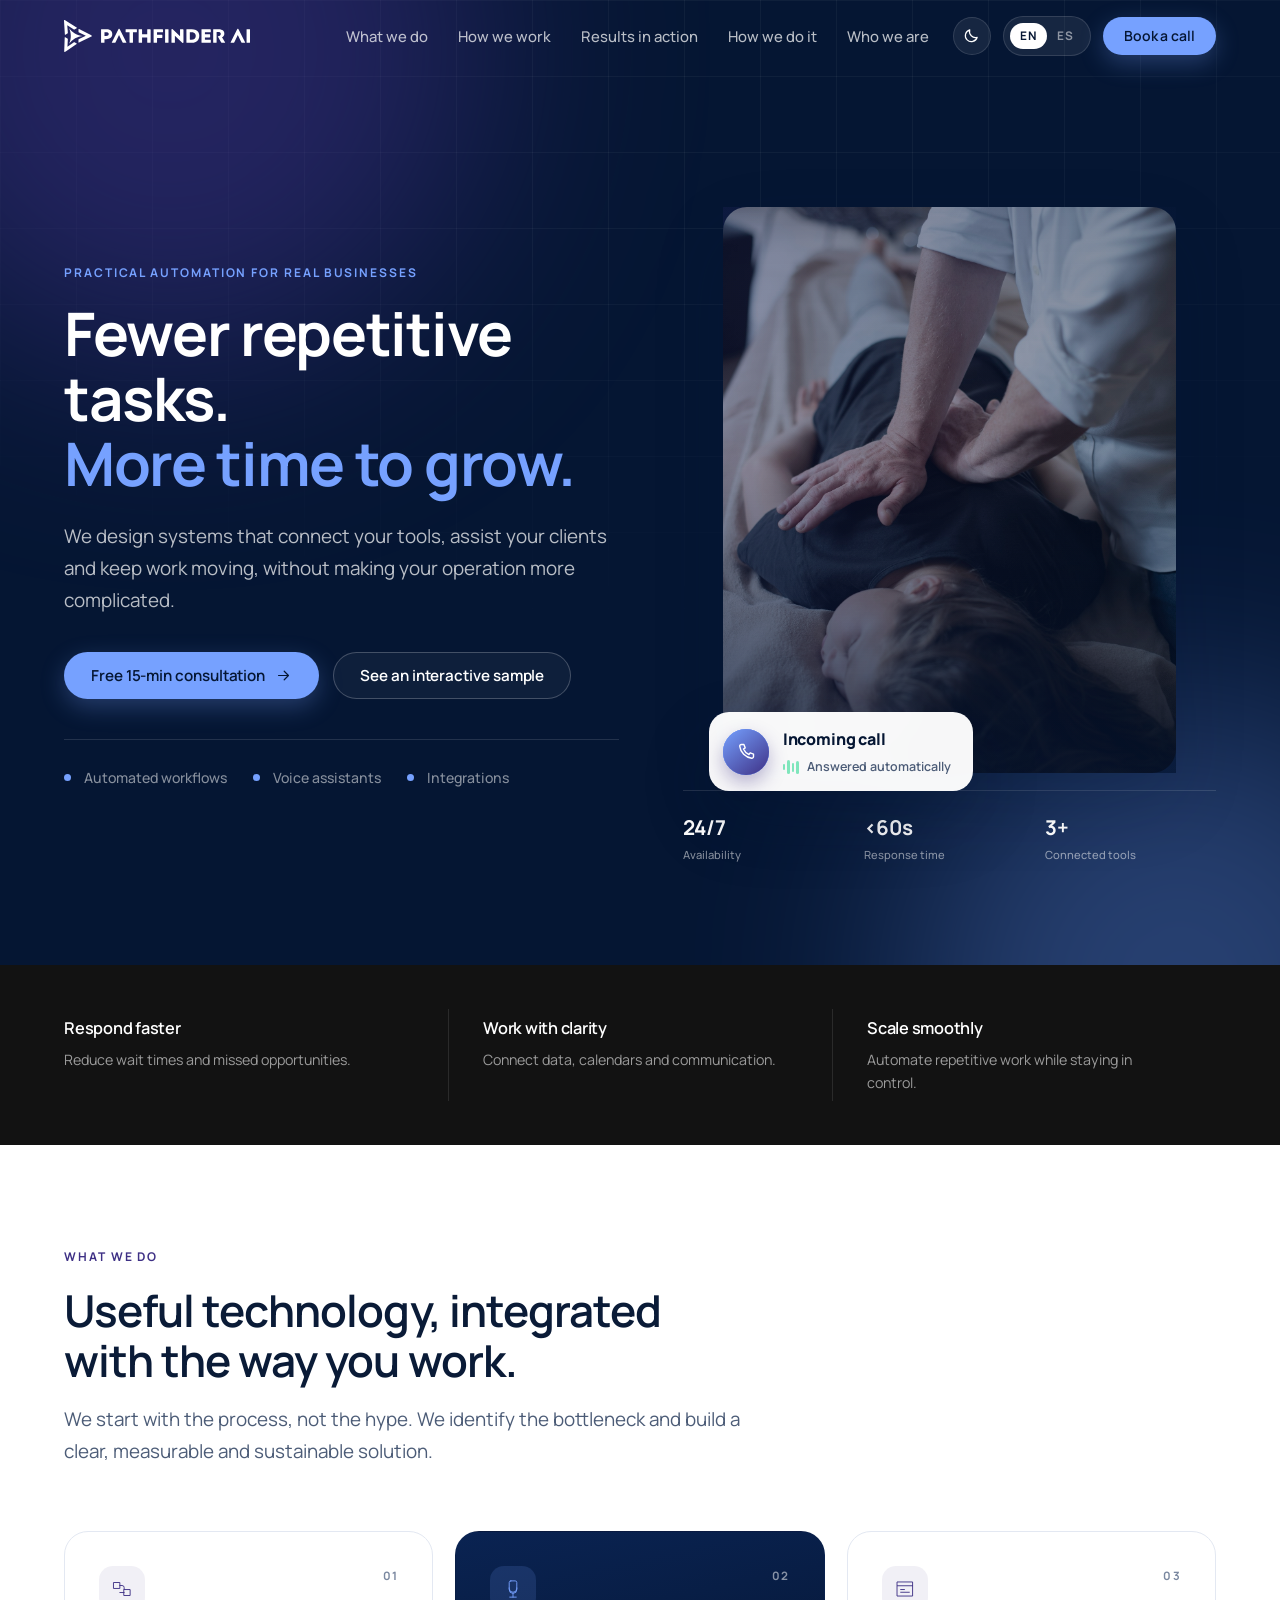
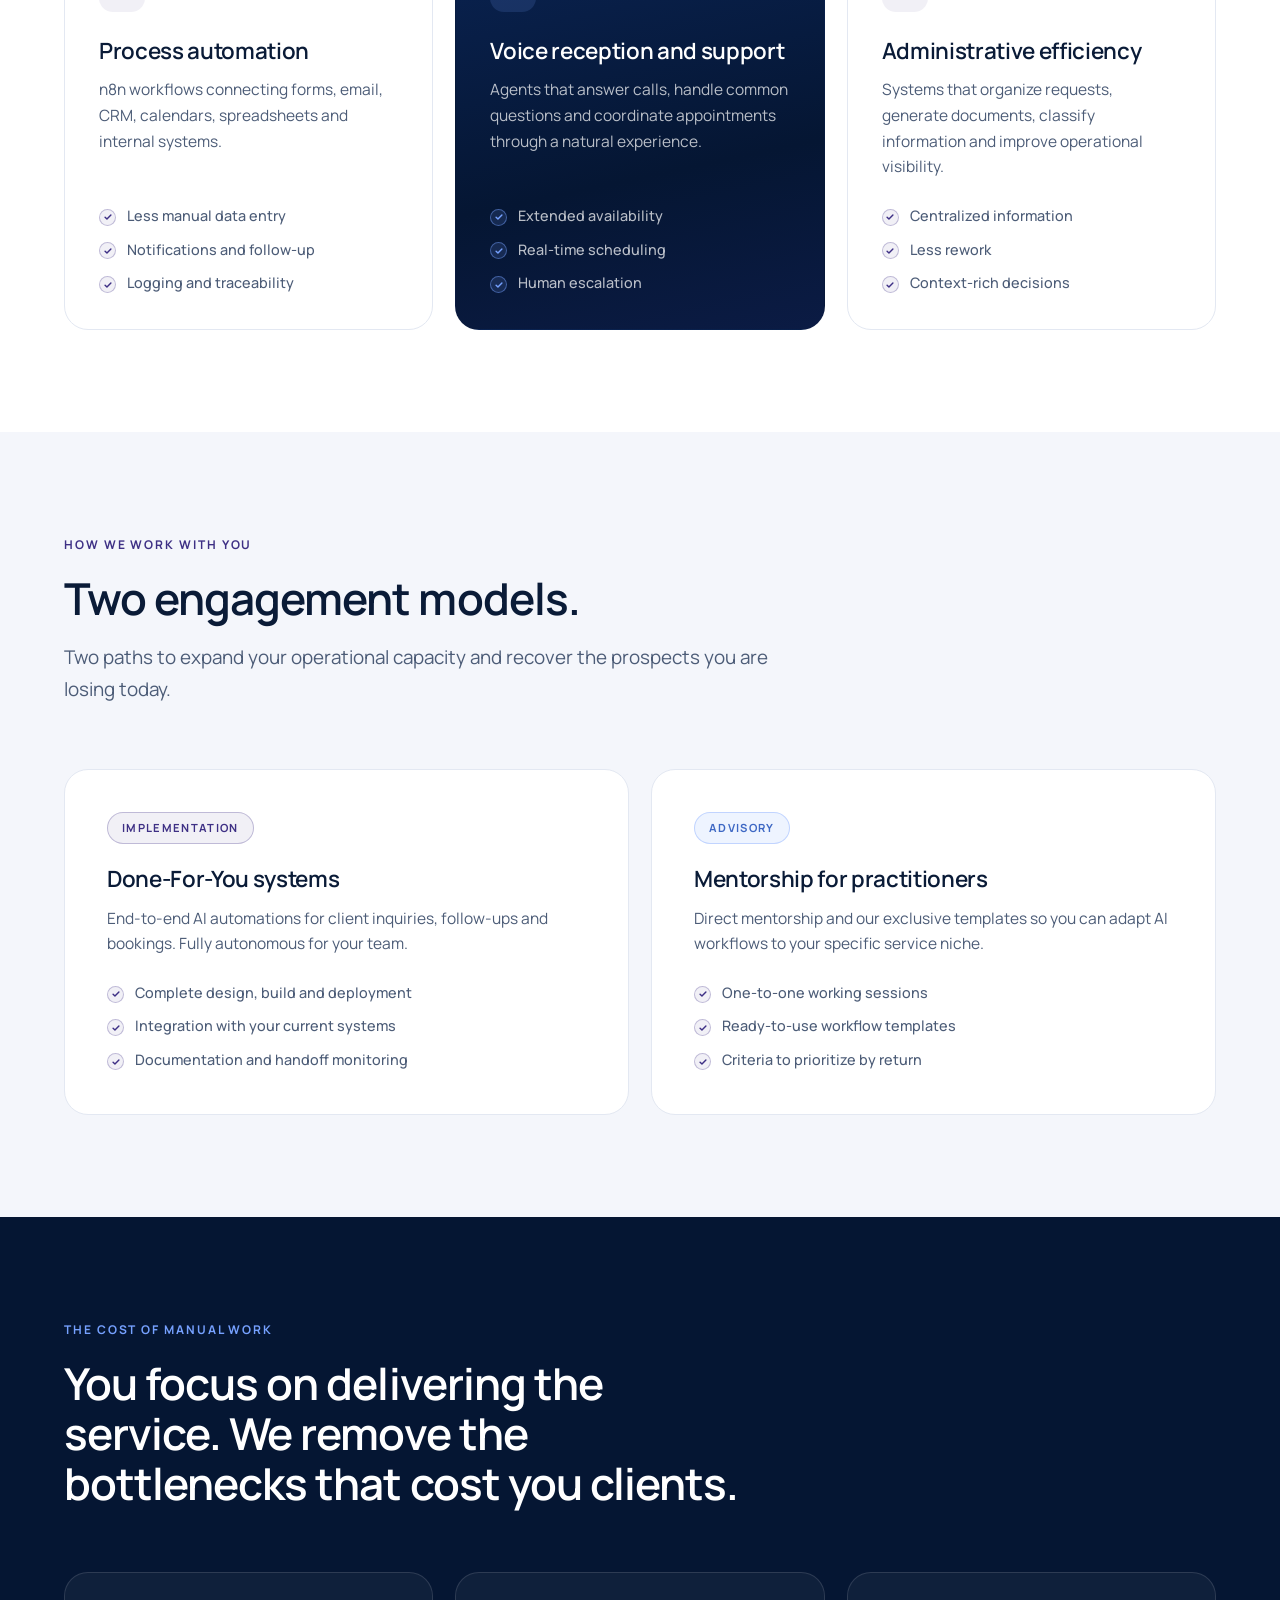
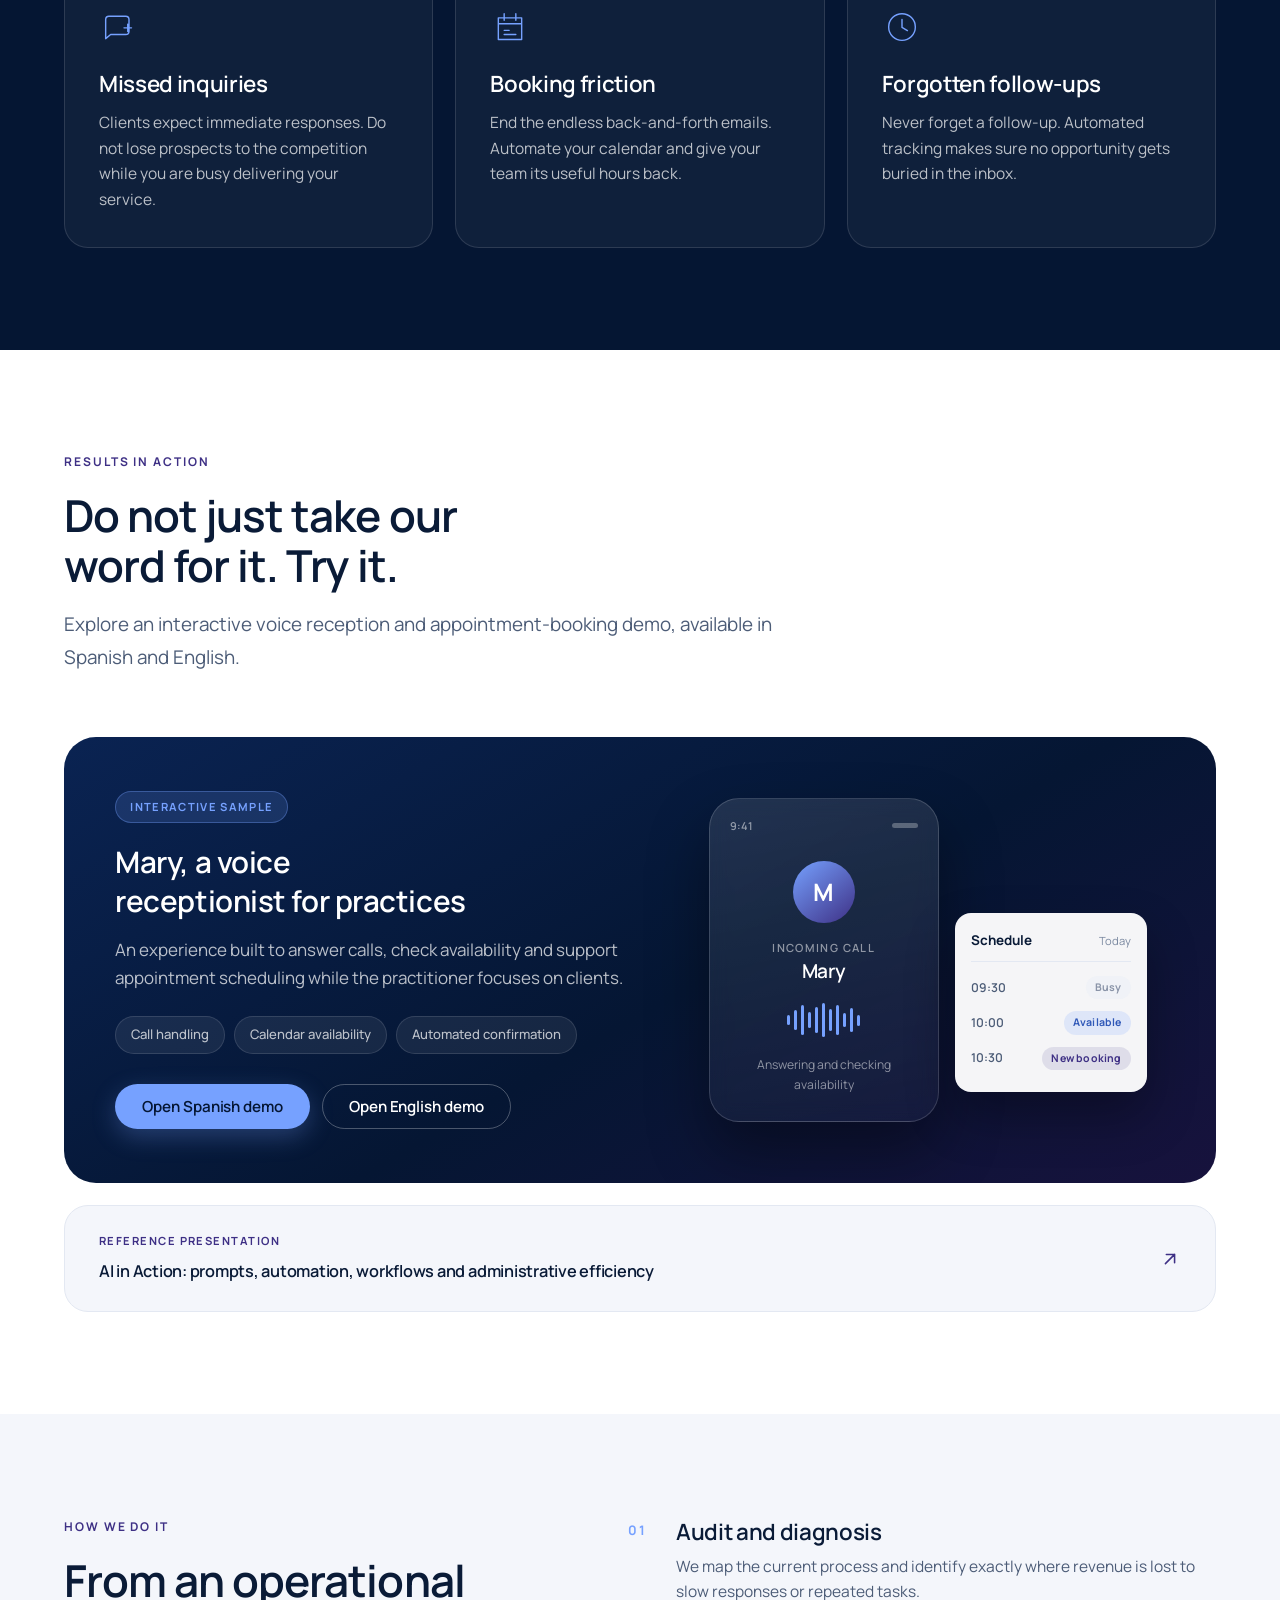
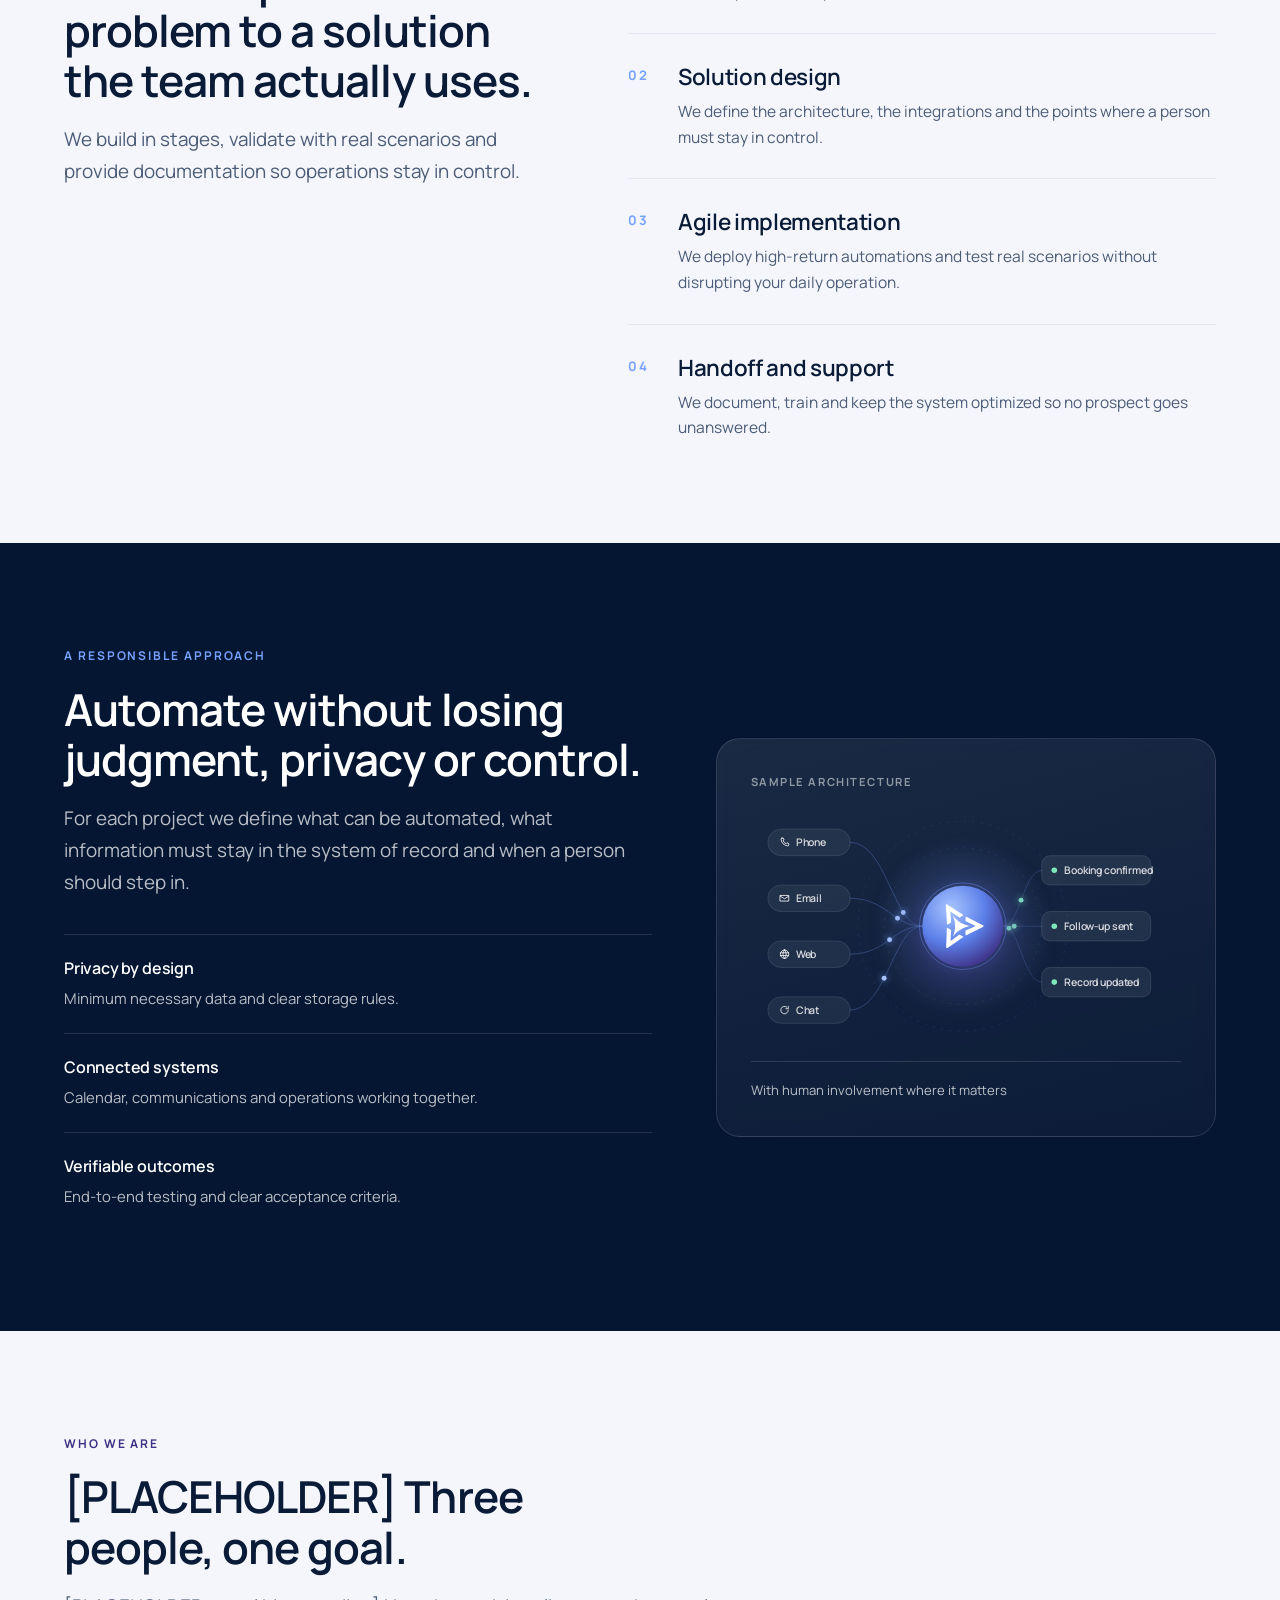
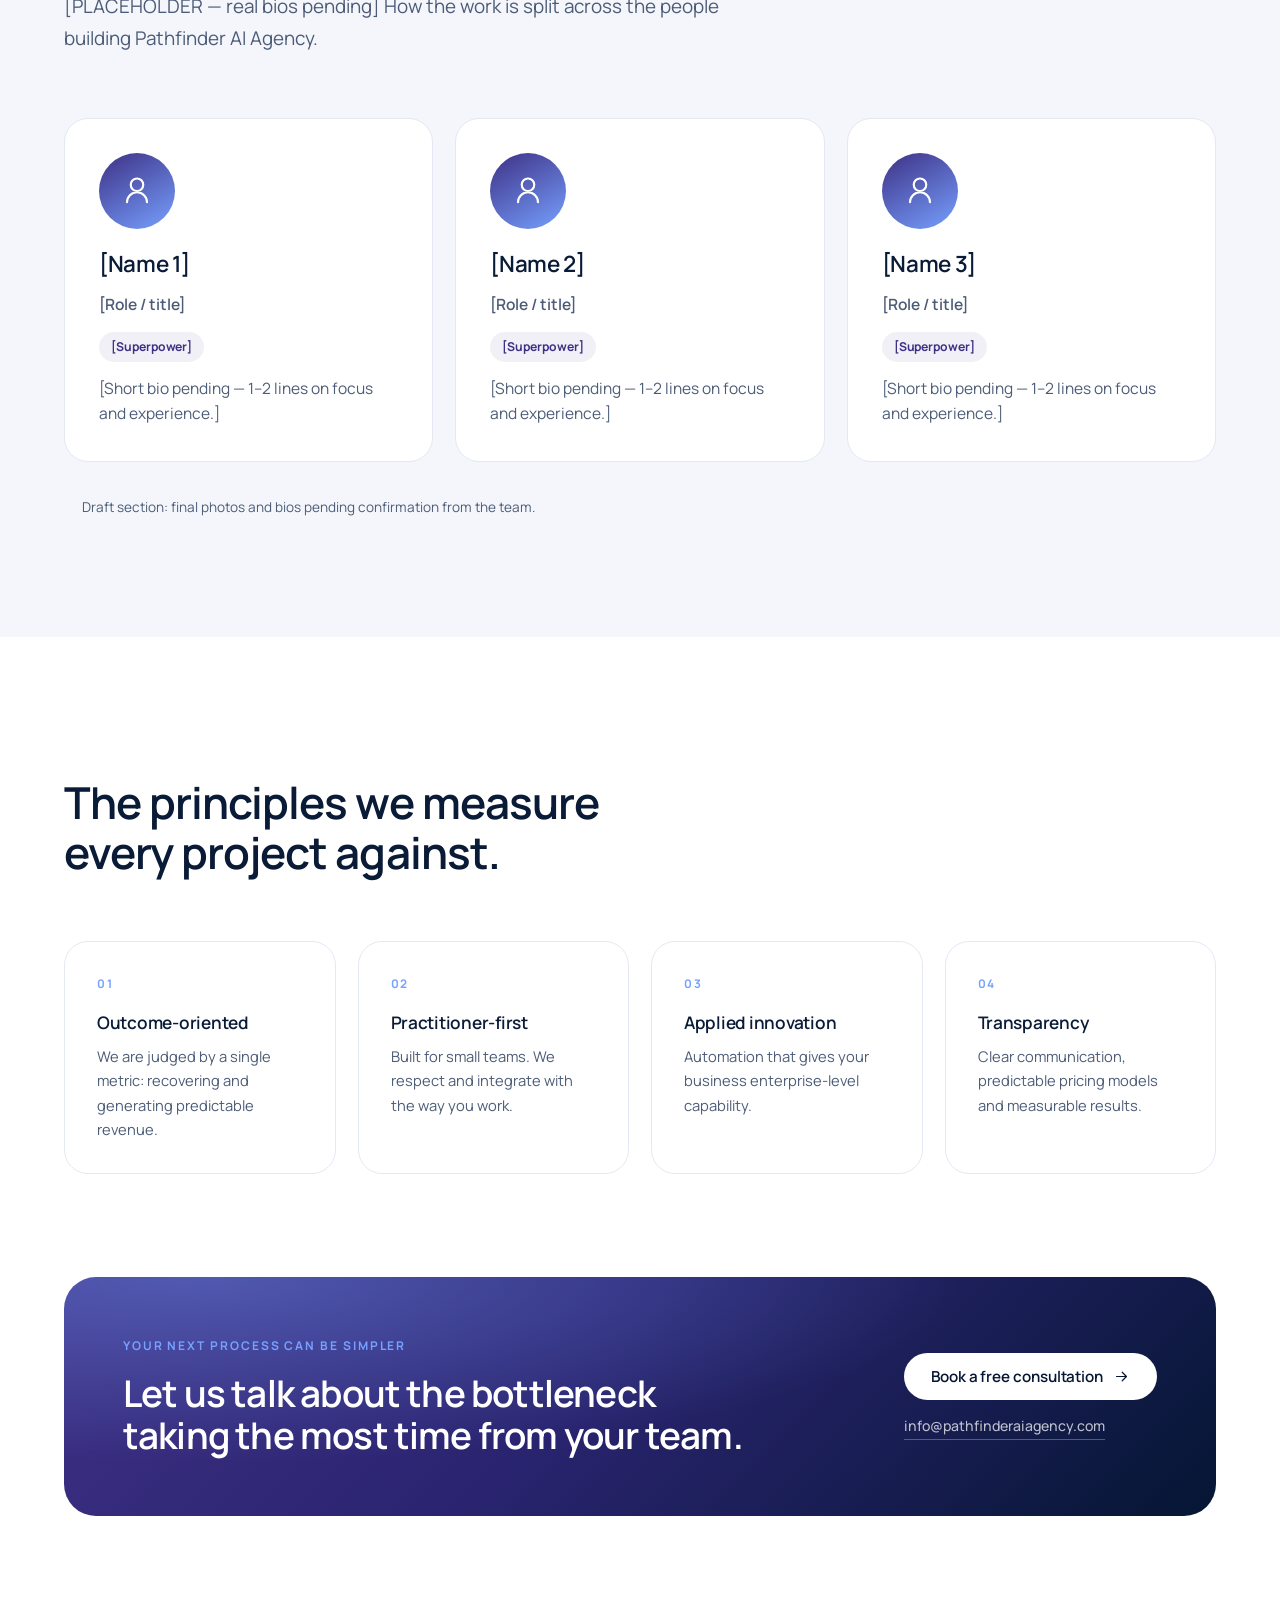
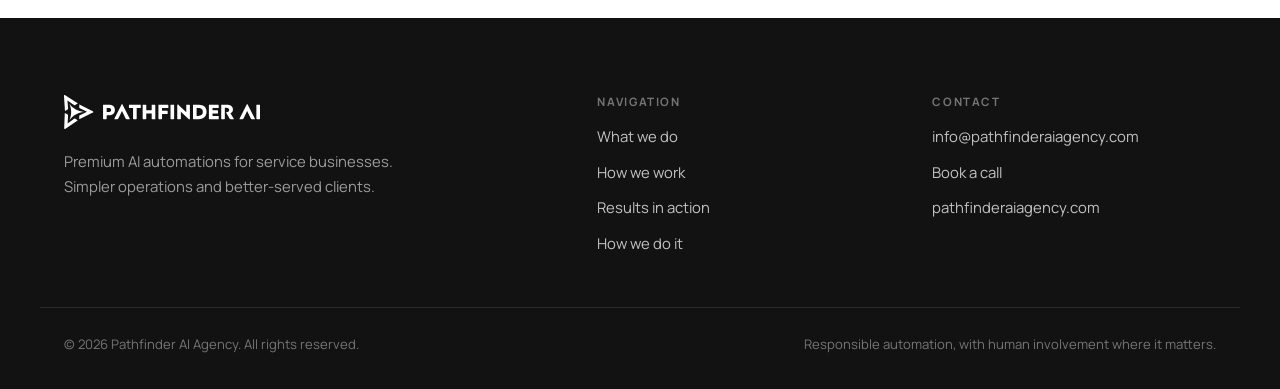
<file: Borrador ES/index.html>
<!doctype html>
<html lang="es">
<head>
  <meta charset="utf-8">
  <meta name="viewport" content="width=device-width, initial-scale=1">
  <meta name="theme-color" content="#051633">
  <meta name="description" content="Pathfinder AI Agency diseña automatizaciones, asistentes de voz e integraciones que simplifican operaciones, aceleran respuestas y recuperan ingresos para empresas de servicios.">
  <meta name="robots" content="index, follow">
  <link rel="canonical" href="https://pathfinderaiagency.com/">
  <meta property="og:site_name" content="Pathfinder AI Agency">
  <meta property="og:title" content="Pathfinder AI Agency | Automatización que sí funciona">
  <meta property="og:description" content="Procesos más simples, respuestas más rápidas y operaciones conectadas.">
  <meta property="og:type" content="website">
  <meta property="og:locale" content="es_ES">
  <meta property="og:locale:alternate" content="en_US">
  <meta property="og:url" content="https://pathfinderaiagency.com/">
  <meta property="og:image" content="https://pathfinderaiagency.com/assets/img/pathfinder-social.svg">
  <meta name="twitter:card" content="summary_large_image">
  <title>Pathfinder AI Agency | Automatización que sí funciona</title>

  <link rel="icon" href="assets/img/favicon.svg" type="image/svg+xml">
  <link rel="apple-touch-icon" href="assets/img/pathfinder-icon.png">
  <link rel="preload" href="assets/fonts/Manrope-VariableFont_wght.ttf" as="font" type="font/ttf" crossorigin>
  <script>
    /* Se aplica el tema antes de pintar para evitar un parpadeo blanco. */
    (function () {
      try {
        var t = localStorage.getItem('pathfinder-theme');
        if (t === 'dark' || t === 'light') document.documentElement.setAttribute('data-theme', t);
      } catch (e) {}
    })();
  </script>
  <link rel="stylesheet" href="assets/css/styles.css?v=2026-08-26b">
  <script defer src="assets/js/main.js?v=2026-08-26b"></script>

  <script type="application/ld+json">
  {
    "@context": "https://schema.org",
    "@type": "ProfessionalService",
    "name": "Pathfinder AI Agency",
    "url": "https://pathfinderaiagency.com/",
    "logo": "https://pathfinderaiagency.com/assets/img/pathfinder-logo.svg",
    "email": "info@pathfinderaiagency.com",
    "description": "Automatizaciones de IA, asistentes de voz e integraciones para empresas de servicios.",
    "areaServed": "Global",
    "availableLanguage": ["es", "en"],
    "serviceType": ["Automatización de procesos", "Asistentes de voz con IA", "Integraciones y eficiencia administrativa"]
  }
  </script>
</head>
<body>
  <a class="skip-link" href="#main" data-i18n="skip">Saltar al contenido</a>

  <!-- ==================== HEADER ==================== -->
  <header class="site-header" id="top">
    <div class="container nav-wrap">
      <a class="brand" href="#top" aria-label="Pathfinder AI Agency — Inicio">
        <img class="brand-mark" src="assets/img/pathfinder-logo-light.svg" width="200" height="35" alt="Pathfinder AI Agency">
      </a>

      <nav class="site-nav" id="site-nav" aria-label="Navegación principal">
        <a href="#solutions" data-i18n="navSolutions">Qué hacemos</a>
        <a href="#models" data-i18n="navModels">Cómo trabajamos</a>
        <a href="#work" data-i18n="navWork">Resultados en acción</a>
        <a href="#process" data-i18n="navProcess">Cómo lo hacemos</a>
        <a href="#about" data-i18n="navAbout">Quiénes somos</a>
        <a class="mobile-cta" href="https://cal.com/pathfinderai/free-consultation?user=pathfinderai" target="_blank" rel="noopener" data-i18n="navCall">Agenda una llamada</a>
      </nav>

      <div class="nav-actions">
        <button class="theme-switch" type="button" data-theme-switch aria-label="Cambiar a tema oscuro">
          <svg class="ico-moon" aria-hidden="true" viewBox="0 0 24 24"><path d="M20 14.5A8.5 8.5 0 019.5 4a8.5 8.5 0 1010.5 10.5z"/></svg>
          <svg class="ico-sun" aria-hidden="true" viewBox="0 0 24 24"><path d="M12 17a5 5 0 100-10 5 5 0 000 10zM12 1.8v2.4M12 19.8v2.4M4.0 4.0l1.7 1.7M18.3 18.3l1.7 1.7M1.8 12h2.4M19.8 12h2.4M4.0 20l1.7-1.7M18.3 5.7L20 4.0"/></svg>
        </button>
        <button class="lang-switch" type="button" data-lang-switch aria-label="Change language / Cambiar idioma">
          <span class="lang-on">ES</span><span class="lang-off">EN</span>
        </button>
        <a class="btn btn-accent btn-sm nav-cta" href="https://cal.com/pathfinderai/free-consultation?user=pathfinderai" target="_blank" rel="noopener" data-i18n="navCall">Agenda una llamada</a>
        <button class="nav-toggle" type="button" aria-expanded="false" aria-controls="site-nav" aria-label="Abrir menú">
          <span></span><span></span><span></span>
        </button>
      </div>
    </div>
  </header>

  <main id="main">

    <!-- ==================== HERO ==================== -->
    <section class="hero">
      <div class="hero-bg" aria-hidden="true">
        <div class="hero-lines"></div>
        <div class="hero-glow hero-glow-a"></div>
        <div class="hero-glow hero-glow-b"></div>
      </div>

      <div class="container hero-inner">
        <div class="hero-copy">
          <p class="eyebrow reveal" data-i18n="heroEyebrow">Automatización práctica para negocios reales</p>
          <h1 class="reveal" data-delay="1" data-i18n="heroTitle">Menos tareas repetitivas.<br><em>Más tiempo para crecer.</em></h1>
          <p class="lead reveal" data-delay="2" data-i18n="heroLead">Diseñamos sistemas que conectan tus herramientas, atienden a tus clientes y mantienen el trabajo en movimiento, sin complicar tu operación.</p>

          <div class="hero-actions reveal" data-delay="3">
            <a class="btn btn-accent" href="https://cal.com/pathfinderai/free-consultation?user=pathfinderai" target="_blank" rel="noopener">
              <span data-i18n="heroCall">Consulta gratuita de 15 min</span>
              <svg aria-hidden="true" viewBox="0 0 24 24"><path d="M5 12h14M13 6l6 6-6 6"/></svg>
            </a>
            <a class="btn btn-ghost" href="#work" data-i18n="heroDemo">Ver muestra interactiva</a>
          </div>

          <ul class="hero-proof reveal" data-delay="4" aria-label="Áreas de trabajo">
            <li data-i18n="proofOne">Flujos automatizados</li>
            <li data-i18n="proofTwo">Asistentes de voz</li>
            <li data-i18n="proofThree">Integraciones</li>
          </ul>
        </div>

        <div class="hero-visual reveal" data-delay="3">
          <!-- PLACEHOLDER: foto candidata de banco (Unsplash, uso comercial libre) para
               probar el concepto en el borrador. Reemplazar por foto real/propia antes
               de publicar — candidatos 2 y 3 quedan en la misma carpeta como alternas
               (3 = salon, ver index-hero-salon.html para esa version completa). -->
          <figure class="hero-photo">
            <div class="hero-photo-frame">
              <img src="assets/img/hero/hero-photo-candidato-1.jpg" alt="" data-i18n-alt="heroPhotoAlt" width="1400" height="2098">
            </div>
            <div class="hero-photo-badge">
              <span class="badge-ring-wrap" aria-hidden="true">
                <span class="badge-pulse badge-pulse-a"></span>
                <span class="badge-pulse badge-pulse-b"></span>
                <span class="badge-icon">
                  <svg viewBox="0 0 24 24"><path d="M6.5 3h3l1.5 4-2 1.5a12 12 0 006.5 6.5L17 13l4 1.5v3a2 2 0 01-2.2 2A16.5 16.5 0 014.5 5.2 2 2 0 016.5 3z"/></svg>
                </span>
              </span>
              <span class="badge-text">
                <strong data-i18n="heroPhotoBadge">Llamada entrante</strong>
                <span class="badge-sub-row">
                  <span class="badge-wave" aria-hidden="true"><i></i><i></i><i></i><i></i></span>
                  <span data-i18n="heroPhotoBadgeSub">Respondida automáticamente</span>
                </span>
              </span>
            </div>
          </figure>

          <div class="stage-metrics">
            <div><b>24/7</b><span data-i18n="metricAvailability">Disponibilidad</span></div>
            <div><b>&lt;60s</b><span data-i18n="metricResponse">Tiempo de respuesta</span></div>
            <div><b>3+</b><span data-i18n="metricTools">Herramientas conectadas</span></div>
          </div>
        </div>
      </div>
    </section>

    <!-- ==================== VALUE STRIP ==================== -->
    <section class="strip" aria-label="Resultados">
      <div class="container strip-grid">
        <div class="reveal"><strong data-i18n="stripOneTitle">Responde más rápido</strong><span data-i18n="stripOneText">Reduce tiempos de espera y oportunidades perdidas.</span></div>
        <div class="reveal" data-delay="1"><strong data-i18n="stripTwoTitle">Trabaja con orden</strong><span data-i18n="stripTwoText">Conecta datos, calendarios y comunicaciones.</span></div>
        <div class="reveal" data-delay="2"><strong data-i18n="stripThreeTitle">Escala sin fricción</strong><span data-i18n="stripThreeText">Automatiza lo repetitivo y conserva el control.</span></div>
      </div>
    </section>

    <!-- ==================== SOLUTIONS ==================== -->
    <section class="section light" id="solutions">
      <div class="container">
        <div class="section-head">
          <p class="eyebrow reveal" data-i18n="solutionsEyebrow">Qué hacemos</p>
          <h2 class="reveal" data-delay="1" data-i18n="solutionsTitle">Tecnología útil, integrada a tu forma de trabajar.</h2>
          <p class="section-lead reveal" data-delay="2" data-i18n="solutionsLead">Partimos del proceso, no de la moda. Identificamos el cuello de botella y construimos una solución clara, medible y sostenible.</p>
        </div>

        <div class="cards-3">
          <article class="card service reveal">
            <div class="card-top">
              <svg class="card-ico" aria-hidden="true" viewBox="0 0 48 48"><path d="M9 12h11v11H9zM28 25h11v11H28zM20 17.5h4a4 4 0 014 4v3.5M20 30.5h8"/></svg>
              <span class="card-idx">01</span>
            </div>
            <h3 data-i18n="serviceOneTitle">Automatización de procesos</h3>
            <p data-i18n="serviceOneText">Flujos con n8n para conectar formularios, correo, CRM, calendarios, hojas de cálculo y sistemas internos.</p>
            <ul class="ticks">
              <li data-i18n="serviceOneA">Menos digitación manual</li>
              <li data-i18n="serviceOneB">Notificaciones y seguimiento</li>
              <li data-i18n="serviceOneC">Registro y trazabilidad</li>
            </ul>
          </article>

          <article class="card service featured reveal" data-delay="1">
            <div class="card-top">
              <svg class="card-ico" aria-hidden="true" viewBox="0 0 48 48"><path d="M17 22v3a7 7 0 0014 0v-3M24 32v7M18 39h12M20 9h8a3 3 0 013 3v11a7 7 0 01-14 0V12a3 3 0 013-3z"/></svg>
              <span class="card-idx">02</span>
            </div>
            <h3 data-i18n="serviceTwoTitle">Recepción y atención por voz</h3>
            <p data-i18n="serviceTwoText">Agentes que contestan llamadas, resuelven preguntas frecuentes y coordinan citas con una experiencia natural.</p>
            <ul class="ticks">
              <li data-i18n="serviceTwoA">Atención extendida</li>
              <li data-i18n="serviceTwoB">Agenda en tiempo real</li>
              <li data-i18n="serviceTwoC">Escalamiento a personas</li>
            </ul>
          </article>

          <article class="card service reveal" data-delay="2">
            <div class="card-top">
              <svg class="card-ico" aria-hidden="true" viewBox="0 0 48 48"><path d="M10 11h28v26H10zM10 18h28M16 25h7M16 30h16"/></svg>
              <span class="card-idx">03</span>
            </div>
            <h3 data-i18n="serviceThreeTitle">Eficiencia administrativa</h3>
            <p data-i18n="serviceThreeText">Sistemas para organizar solicitudes, generar documentos, clasificar información y mejorar la visibilidad operativa.</p>
            <ul class="ticks">
              <li data-i18n="serviceThreeA">Información centralizada</li>
              <li data-i18n="serviceThreeB">Menos reprocesos</li>
              <li data-i18n="serviceThreeC">Decisiones con contexto</li>
            </ul>
          </article>
        </div>
      </div>
    </section>

    <!-- ==================== ENGAGEMENT MODELS ==================== -->
    <section class="section muted" id="models">
      <div class="container">
        <div class="section-head">
          <p class="eyebrow reveal" data-i18n="modelsEyebrow">Cómo trabajamos contigo</p>
          <h2 class="reveal" data-delay="1" data-i18n="modelsTitle">Dos modelos de colaboración.</h2>
          <p class="section-lead reveal" data-delay="2" data-i18n="modelsLead">Dos caminos para ampliar tu capacidad operativa y recuperar los prospectos que hoy se pierden.</p>
        </div>

        <div class="cards-2">
          <article class="card model reveal">
            <span class="tag" data-i18n="modelOneTag">Implementación</span>
            <h3 data-i18n="modelOneTitle">Sistemas Done-For-You</h3>
            <p data-i18n="modelOneText">Automatizaciones de IA de principio a fin para consultas de clientes, seguimientos y reservas. Operan de forma autónoma para tu equipo.</p>
            <ul class="ticks">
              <li data-i18n="modelOneA">Diseño, construcción y despliegue completos</li>
              <li data-i18n="modelOneB">Integración con tus sistemas actuales</li>
              <li data-i18n="modelOneC">Documentación y monitoreo de entrega</li>
            </ul>
          </article>

          <article class="card model reveal" data-delay="1">
            <span class="tag alt" data-i18n="modelTwoTag">Advisory</span>
            <h3 data-i18n="modelTwoTitle">Mentoría para profesionales</h3>
            <p data-i18n="modelTwoText">Mentoría directa y nuestras plantillas exclusivas para que adaptes flujos de IA a tu nicho de servicio específico.</p>
            <ul class="ticks">
              <li data-i18n="modelTwoA">Sesiones de trabajo uno a uno</li>
              <li data-i18n="modelTwoB">Plantillas de flujos listas para usar</li>
              <li data-i18n="modelTwoC">Criterios para priorizar por retorno</li>
            </ul>
          </article>
        </div>
      </div>
    </section>

    <!-- ==================== COST OF MANUAL WORK ==================== -->
    <section class="section dark">
      <div class="container">
        <div class="section-head">
          <p class="eyebrow reveal" data-i18n="costEyebrow">El costo del trabajo manual</p>
          <h2 class="reveal" data-delay="1" data-i18n="costTitle">Tú te enfocas en el servicio. Nosotros eliminamos los cuellos de botella que te cuestan clientes.</h2>
        </div>

        <div class="cards-3">
          <article class="card cost reveal">
            <svg class="cost-ico" aria-hidden="true" viewBox="0 0 48 48"><path d="M14 33l-6 5V15a4 4 0 014-4h20a4 4 0 014 4v14a4 4 0 01-4 4zM30 25h9M34.5 20.5v9"/></svg>
            <h3 data-i18n="costOneTitle">Consultas perdidas</h3>
            <p data-i18n="costOneText">Los clientes esperan respuestas inmediatas. No pierdas prospectos frente a la competencia mientras estás ocupado entregando tu servicio.</p>
          </article>
          <article class="card cost reveal" data-delay="1">
            <svg class="cost-ico" aria-hidden="true" viewBox="0 0 48 48"><path d="M10 13h28v26H10zM10 20h28M17 8v8M31 8v8M17 28h6M17 33h14"/></svg>
            <h3 data-i18n="costTwoTitle">Fricción al agendar</h3>
            <p data-i18n="costTwoText">Termina con los correos interminables de ida y vuelta. Automatiza tu calendario y devuélvele horas útiles a tu equipo.</p>
          </article>
          <article class="card cost reveal" data-delay="2">
            <svg class="cost-ico" aria-hidden="true" viewBox="0 0 48 48"><path d="M24 8a16 16 0 110 32 16 16 0 010-32zM24 15v9.5l6.5 3.8"/></svg>
            <h3 data-i18n="costThreeTitle">Seguimientos olvidados</h3>
            <p data-i18n="costThreeText">Nunca olvides un seguimiento. El rastreo automatizado asegura que ninguna oportunidad quede enterrada en la bandeja de entrada.</p>
          </article>
        </div>
      </div>
    </section>

    <!-- ==================== WORK / DEMO ==================== -->
    <section class="section light" id="work">
      <div class="container">
        <div class="section-head">
          <p class="eyebrow reveal" data-i18n="workEyebrow">Resultados en acción</p>
          <h2 class="reveal" data-delay="1" data-i18n="workTitle">No solo lo contamos. Puedes probarlo.</h2>
          <p class="section-lead reveal" data-delay="2" data-i18n="workLead">Explora una demostración interactiva de recepción por voz y reserva de citas, disponible en español e inglés.</p>
        </div>

        <article class="demo reveal">
          <div class="demo-copy">
            <span class="badge" data-i18n="demoBadge">Muestra interactiva</span>
            <h3 data-i18n="demoTitle">Mary, recepcionista de voz para consultorios</h3>
            <p data-i18n="demoText">Una experiencia diseñada para atender llamadas, consultar disponibilidad y apoyar la programación de citas mientras el profesional se concentra en sus clientes.</p>
            <ul class="pills">
              <li data-i18n="demoFeatureOne">Atención de llamadas</li>
              <li data-i18n="demoFeatureTwo">Consulta de agenda</li>
              <li data-i18n="demoFeatureThree">Confirmación automática</li>
            </ul>
            <div class="demo-actions">
              <a class="btn btn-accent" href="Demos/Demo_Esp/nextcare_landing_es.html" target="_blank" rel="noopener" data-i18n="demoSpanish">Abrir demo en español</a>
              <a class="btn btn-outline" href="Demos/Demo_Eng/nextcare_landing.html" target="_blank" rel="noopener" data-i18n="demoEnglish">Open English demo</a>
            </div>
          </div>

          <div class="demo-visual" aria-hidden="true">
            <div class="phone">
              <div class="phone-bar"><span>9:41</span><i></i></div>
              <div class="avatar">M</div>
              <p class="call-label" data-i18n="phoneIncoming">Llamada entrante</p>
              <h4>Mary</h4>
              <div class="wave"><i></i><i></i><i></i><i></i><i></i><i></i><i></i><i></i><i></i><i></i><i></i></div>
              <span class="call-state" data-i18n="phoneState">Atendiendo y consultando agenda</span>
            </div>
            <div class="mini-cal">
              <div class="mini-cal-top"><b data-i18n="calendarTitle">Agenda</b><span data-i18n="calendarToday">Hoy</span></div>
              <ul>
                <li><time>09:30</time><span class="s busy" data-i18n="calendarBusy">Ocupado</span></li>
                <li><time>10:00</time><span class="s open" data-i18n="calendarOpen">Disponible</span></li>
                <li><time>10:30</time><span class="s booked" data-i18n="calendarBooked">Nueva cita</span></li>
              </ul>
            </div>
          </div>
        </article>

        <a class="resource reveal" href="https://gamma.app/docs/2Presentation-AI-in-Action-Prompts-Automation-Workflows-Admin-Eff-jfzvzgs0jctjd49" target="_blank" rel="noopener">
          <div>
            <span data-i18n="presentationLabel">Presentación de referencia</span>
            <strong data-i18n="presentationTitle">AI in Action: prompts, automatización, flujos y eficiencia administrativa</strong>
          </div>
          <svg aria-hidden="true" viewBox="0 0 24 24"><path d="M7 17L17 7M8 7h9v9"/></svg>
        </a>
      </div>
    </section>

    <!-- ==================== PROCESS ==================== -->
    <section class="section muted" id="process">
      <div class="container process-layout">
        <div class="section-head stuck">
          <p class="eyebrow reveal" data-i18n="processEyebrow">Cómo lo hacemos</p>
          <h2 class="reveal" data-delay="1" data-i18n="processTitle">De un problema operativo a una solución que el equipo sí usa.</h2>
          <p class="section-lead reveal" data-delay="2" data-i18n="processLead">Construimos por etapas, validamos con casos reales y dejamos documentación para que la operación mantenga el control.</p>
        </div>

        <ol class="steps">
          <li class="step reveal"><span class="step-idx">01</span><div><h3 data-i18n="stepOneTitle">Auditoría y diagnóstico</h3><p data-i18n="stepOneText">Mapeamos el proceso actual e identificamos exactamente dónde se pierden ingresos por respuestas lentas o tareas repetidas.</p></div></li>
          <li class="step reveal" data-delay="1"><span class="step-idx">02</span><div><h3 data-i18n="stepTwoTitle">Diseño de la solución</h3><p data-i18n="stepTwoText">Definimos la arquitectura, las integraciones y los puntos donde una persona debe mantener el control.</p></div></li>
          <li class="step reveal" data-delay="2"><span class="step-idx">03</span><div><h3 data-i18n="stepThreeTitle">Implementación ágil</h3><p data-i18n="stepThreeText">Desplegamos automatizaciones de alto retorno y probamos escenarios reales sin interrumpir tu operación diaria.</p></div></li>
          <li class="step reveal" data-delay="3"><span class="step-idx">04</span><div><h3 data-i18n="stepFourTitle">Entrega y acompañamiento</h3><p data-i18n="stepFourText">Documentamos, capacitamos y mantenemos el sistema optimizado para que ningún prospecto quede sin respuesta.</p></div></li>
        </ol>
      </div>
    </section>

    <!-- ==================== APPROACH / ARCHITECTURE ==================== -->
    <section class="section dark" id="approach">
      <div class="container split">
        <div class="split-copy">
          <p class="eyebrow reveal" data-i18n="caseEyebrow">Un enfoque responsable</p>
          <h2 class="reveal" data-delay="1" data-i18n="caseTitle">Automatizar sin perder criterio, privacidad ni control.</h2>
          <p class="section-lead reveal" data-delay="2" data-i18n="caseText">Para cada proyecto definimos qué puede automatizarse, qué información debe permanecer en el sistema principal y cuándo una persona debe intervenir.</p>
          <div class="points">
            <div class="reveal" data-delay="1"><strong data-i18n="caseOneTitle">Privacidad desde el diseño</strong><span data-i18n="caseOneText">Uso mínimo de datos y reglas claras de almacenamiento.</span></div>
            <div class="reveal" data-delay="2"><strong data-i18n="caseTwoTitle">Sistemas conectados</strong><span data-i18n="caseTwoText">Calendario, comunicaciones y operación trabajando en conjunto.</span></div>
            <div class="reveal" data-delay="3"><strong data-i18n="caseThreeTitle">Resultados verificables</strong><span data-i18n="caseThreeText">Pruebas de extremo a extremo y criterios de aceptación.</span></div>
          </div>
        </div>

        <aside class="arch reveal" data-delay="2" aria-label="Arquitectura de ejemplo">
          <span class="arch-label" data-i18n="panelLabel">Arquitectura de ejemplo</span>
          <!-- Diagrama animado: vivia antes en el hero. Aqui encaja mejor: ilustra
               exactamente lo que describe el texto de al lado (canales -> orquestacion
               -> sistemas), en una seccion que ya es tecnica por naturaleza. -->
          <div class="stage">
            <svg class="stage-svg" viewBox="-18 58 616 324" role="img" aria-labelledby="stageTitle">
              <title id="stageTitle" data-i18n="stageAlt">Las solicitudes que llegan por teléfono, correo, web y chat se unifican en un solo sistema que las resuelve y devuelve citas agendadas, seguimientos enviados y registros actualizados.</title>

              <defs>
                <radialGradient id="hubCore" cx="35%" cy="28%" r="78%">
                  <stop offset="0" stop-color="#A8C4FF"/>
                  <stop offset="55%" stop-color="#5B7FE8"/>
                  <stop offset="100%" stop-color="#3E3085"/>
                </radialGradient>
                <radialGradient id="hubHalo" cx="50%" cy="50%" r="50%">
                  <stop offset="0" stop-color="#76A1FF" stop-opacity=".5"/>
                  <stop offset="60%" stop-color="#76A1FF" stop-opacity=".12"/>
                  <stop offset="100%" stop-color="#76A1FF" stop-opacity="0"/>
                </radialGradient>
              </defs>

              <g class="rings">
                <circle class="ring ring-a" cx="285" cy="220" r="150"/>
                <circle class="ring ring-b" cx="285" cy="220" r="112"/>
              </g>

              <g class="beams">
        <path class="beam" pathLength="100" style="--i:0" d="M124 100 C 176 100, 186 220, 226 220"/>
        <path class="beam" pathLength="100" style="--i:1" d="M124 180 C 176 180, 186 220, 226 220"/>
        <path class="beam" pathLength="100" style="--i:2" d="M124 260 C 176 260, 186 220, 226 220"/>
        <path class="beam" pathLength="100" style="--i:3" d="M124 340 C 176 340, 186 220, 226 220"/>
        <path class="beam beam-out" pathLength="100" style="--i:0" d="M344 220 C 366 220, 372 140, 398 140"/>
        <path class="beam beam-out" pathLength="100" style="--i:1" d="M344 220 C 366 220, 372 220, 398 220"/>
        <path class="beam beam-out" pathLength="100" style="--i:2" d="M344 220 C 366 220, 372 300, 398 300"/>
              </g>

              <g class="pulses">
        <circle class="pulse" r="3.5" style="--i:0"><animateMotion dur="3.4s" begin="0.0s" repeatCount="indefinite" path="M124 100 C 176 100, 186 220, 226 220"/></circle>
        <circle class="pulse" r="3.5" style="--i:1"><animateMotion dur="3.4s" begin="0.42s" repeatCount="indefinite" path="M124 180 C 176 180, 186 220, 226 220"/></circle>
        <circle class="pulse" r="3.5" style="--i:2"><animateMotion dur="3.4s" begin="0.84s" repeatCount="indefinite" path="M124 260 C 176 260, 186 220, 226 220"/></circle>
        <circle class="pulse" r="3.5" style="--i:3"><animateMotion dur="3.4s" begin="1.26s" repeatCount="indefinite" path="M124 340 C 176 340, 186 220, 226 220"/></circle>
        <circle class="pulse pulse-out" r="3.5" style="--i:0"><animateMotion dur="2.6s" begin="1.5s" repeatCount="indefinite" path="M344 220 C 366 220, 372 140, 398 140"/></circle>
        <circle class="pulse pulse-out" r="3.5" style="--i:1"><animateMotion dur="2.6s" begin="2.0s" repeatCount="indefinite" path="M344 220 C 366 220, 372 220, 398 220"/></circle>
        <circle class="pulse pulse-out" r="3.5" style="--i:2"><animateMotion dur="2.6s" begin="2.5s" repeatCount="indefinite" path="M344 220 C 366 220, 372 300, 398 300"/></circle>
              </g>

              <g class="nodes">
        <g class="node node-in" style="--i:0">
          <rect x="6" y="81" width="118" height="38" rx="19"/>
          <svg x="22" y="92" width="16" height="16" viewBox="0 0 24 24" class="node-ico"><path d="M6.5 3h3l1.5 4-2 1.5a12 12 0 006.5 6.5L17 13l4 1.5v3a2 2 0 01-2.2 2A16.5 16.5 0 014.5 5.2 2 2 0 016.5 3z"/></svg>
          <text x="46" y="105" data-i18n="channelPhone">Teléfono</text>
        </g>
        <g class="node node-in" style="--i:1">
          <rect x="6" y="161" width="118" height="38" rx="19"/>
          <svg x="22" y="172" width="16" height="16" viewBox="0 0 24 24" class="node-ico"><path d="M3 6h18v12H3zM3 7.5l9 5.5 9-5.5"/></svg>
          <text x="46" y="185" data-i18n="channelMail">Correo</text>
        </g>
        <g class="node node-in" style="--i:2">
          <rect x="6" y="241" width="118" height="38" rx="19"/>
          <svg x="22" y="252" width="16" height="16" viewBox="0 0 24 24" class="node-ico"><path d="M12 3a9 9 0 100 18 9 9 0 000-18zM3.2 9h17.6M3.2 15h17.6M12 3a14 14 0 000 18M12 3a14 14 0 010 18"/></svg>
          <text x="46" y="265" data-i18n="channelWeb">Web</text>
        </g>
        <g class="node node-in" style="--i:3">
          <rect x="6" y="321" width="118" height="38" rx="19"/>
          <svg x="22" y="332" width="16" height="16" viewBox="0 0 24 24" class="node-ico"><path d="M20 12a8 8 0 11-3.2-6.4M20 4v5h-5"/></svg>
          <text x="46" y="345" data-i18n="channelChat">Chat</text>
        </g>
              </g>

              <g class="hub">
                <circle class="hub-halo" cx="285" cy="220" r="128" fill="url(#hubHalo)"/>
                <circle class="hub-wave" cx="285" cy="220" r="62"/>
                <circle class="hub-core" cx="285" cy="220" r="58" fill="url(#hubCore)"/>
              <g class="hub-mark" transform="translate(260.85 188.6) scale(0.52)">
          <g>
          <path  d="M56.37,47.37c-1.73-.84-2.21-1.61-2.2-3.35l.05-8.47c0-1.04.36-1.53.98-1.52.42,0,.83.14,1.25.35l43.97,22.41c2.7,1.34,3.53,2.1,3.52,3.22s-.84,1.8-3.56,3.17l-44.23,22.04c-.42.21-.84.34-1.18.34-.69,0-1.04-.56-1.03-1.6l.05-8.89c.01-1.74.5-2.43,2.24-3.25l25.35-12.15-25.21-12.3Z"/>
          <path  d="M14.42,47.61c.16,1.92-.26,2.72-1.76,3.6l-7.31,4.28c-.9.53-1.49.47-1.81-.07-.21-.36-.3-.79-.33-1.25L.08,4.92C-.15,1.91.09.81,1.05.25c.96-.56,1.98-.19,4.55,1.45l41.5,26.82c.39.25.72.54.9.84.35.6.05,1.18-.85,1.71l-7.67,4.49c-1.5.88-2.34.81-3.94-.27l-23.37-15.62,2.26,27.96Z"/>
          <path  d="M35.75,84.63c1.57-1.12,2.47-1.17,3.99-.33l7.42,4.1c.91.5,1.17,1.04.87,1.59-.2.36-.52.66-.91.93L6.41,118.81c-2.46,1.73-3.54,2.09-4.51,1.56s-1.18-1.6-1.08-4.64l1.8-49.38c.02-.47.1-.9.27-1.2.34-.61.99-.64,1.9-.14l7.78,4.3c1.52.84,1.89,1.6,1.78,3.52l-1.46,28.07,22.86-16.26Z"/>
          <path fill-rule="evenodd" d="M18.47,30.52c8.79,18.04,9.58,39.62.77,58.85,12.13-17.56,31.25-27.92,51.38-29.48-10.27-.65-20.55-3.61-30.07-9.11-9.06-5.23-16.48-12.21-22.09-20.26Z"/>
          </g>
                </g>
              </g>

              <g class="nodes">
        <g class="node node-out" style="--i:0">
          <rect x="398" y="119" width="156" height="42" rx="12"/>
          <circle class="node-dot" cx="416" cy="140" r="4"/>
          <text class="t-full" x="430" y="145" data-i18n="outBooking">Cita agendada</text>
          <text class="t-short" x="430" y="146" data-i18n="outBookingShort">Cita agendada</text>
        </g>
        <g class="node node-out" style="--i:1">
          <rect x="398" y="199" width="156" height="42" rx="12"/>
          <circle class="node-dot" cx="416" cy="220" r="4"/>
          <text class="t-full" x="430" y="225" data-i18n="outFollowup">Seguimiento enviado</text>
          <text class="t-short" x="430" y="226" data-i18n="outFollowupShort">Seguimiento</text>
        </g>
        <g class="node node-out" style="--i:2">
          <rect x="398" y="279" width="156" height="42" rx="12"/>
          <circle class="node-dot" cx="416" cy="300" r="4"/>
          <text class="t-full" x="430" y="305" data-i18n="outRecord">Registro actualizado</text>
          <text class="t-short" x="430" y="306" data-i18n="outRecordShort">Registro</text>
        </g>
              </g>
            </svg>
          </div>
          <p class="arch-foot" data-i18n="panelFoot">Con intervención humana donde importa</p>
        </aside>
      </div>
    </section>

    <!-- ==================== TEAM / CO-FOUNDERS ==================== -->
    <section class="section muted" id="about">
      <div class="container">
        <div class="section-head">
          <p class="eyebrow reveal" data-i18n="teamEyebrow">Quiénes somos</p>
          <h2 class="reveal" data-delay="1" data-i18n="teamTitle">[PLACEHOLDER] Tres personas, un mismo objetivo.</h2>
          <p class="section-lead reveal" data-delay="2" data-i18n="teamLead">[PLACEHOLDER — pendiente de bios reales] Así se reparte el trabajo entre quienes construyen Pathfinder AI Agency.</p>
        </div>

        <div class="cards-3">
          <article class="card founder reveal">
            <div class="founder-avatar" aria-hidden="true">
              <svg viewBox="0 0 24 24"><path d="M12 12a5 5 0 100-10 5 5 0 000 10zM4 21c0-4.4 3.6-8 8-8s8 3.6 8 8"/></svg>
            </div>
            <h3 data-i18n="team1Name">[Nombre 1]</h3>
            <p class="founder-role" data-i18n="team1Role">[Rol / título]</p>
            <span class="founder-super" data-i18n="team1Super">[Superpoder]</span>
            <p data-i18n="team1Bio">[Bio corta pendiente — 1–2 líneas sobre su enfoque y experiencia.]</p>
          </article>

          <article class="card founder reveal" data-delay="1">
            <div class="founder-avatar" aria-hidden="true">
              <svg viewBox="0 0 24 24"><path d="M12 12a5 5 0 100-10 5 5 0 000 10zM4 21c0-4.4 3.6-8 8-8s8 3.6 8 8"/></svg>
            </div>
            <h3 data-i18n="team2Name">[Nombre 2]</h3>
            <p class="founder-role" data-i18n="team2Role">[Rol / título]</p>
            <span class="founder-super" data-i18n="team2Super">[Superpoder]</span>
            <p data-i18n="team2Bio">[Bio corta pendiente — 1–2 líneas sobre su enfoque y experiencia.]</p>
          </article>

          <article class="card founder reveal" data-delay="2">
            <div class="founder-avatar" aria-hidden="true">
              <svg viewBox="0 0 24 24"><path d="M12 12a5 5 0 100-10 5 5 0 000 10zM4 21c0-4.4 3.6-8 8-8s8 3.6 8 8"/></svg>
            </div>
            <h3 data-i18n="team3Name">[Nombre 3]</h3>
            <p class="founder-role" data-i18n="team3Role">[Rol / título]</p>
            <span class="founder-super" data-i18n="team3Super">[Superpoder]</span>
            <p data-i18n="team3Bio">[Bio corta pendiente — 1–2 líneas sobre su enfoque y experiencia.]</p>
          </article>
        </div>

        <p class="founder-note reveal" data-i18n="teamNote">Sección en borrador: fotos y biografías finales pendientes de confirmar con el equipo.</p>
      </div>
    </section>

    <!-- ==================== PRINCIPLES ==================== -->
    <section class="section light">
      <div class="container">
        <div class="section-head">
          <p class="eyebrow reveal" data-i18n="valuesEyebrow">Nuestras directrices</p>
          <h2 class="reveal" data-delay="1" data-i18n="valuesTitle">Los principios con los que medimos cada proyecto.</h2>
        </div>
        <div class="cards-4">
          <article class="card value reveal"><span class="value-idx">01</span><h3 data-i18n="valueOneTitle">Orientado a resultados</h3><p data-i18n="valueOneText">Nos juzga una sola métrica: recuperar y generar ingresos predecibles.</p></article>
          <article class="card value reveal" data-delay="1"><span class="value-idx">02</span><h3 data-i18n="valueTwoTitle">Prioridad en el profesional</h3><p data-i18n="valueTwoText">Creado para equipos pequeños. Respetamos y nos integramos con tu forma de trabajo.</p></article>
          <article class="card value reveal" data-delay="2"><span class="value-idx">03</span><h3 data-i18n="valueThreeTitle">Innovación aplicada</h3><p data-i18n="valueThreeText">Automatización que le da a tu empresa una capacidad de nivel corporativo.</p></article>
          <article class="card value reveal" data-delay="3"><span class="value-idx">04</span><h3 data-i18n="valueFourTitle">Transparencia</h3><p data-i18n="valueFourText">Comunicación clara, modelos de precio predecibles y resultados medibles.</p></article>
        </div>
      </div>
    </section>

    <!-- ==================== CTA ==================== -->
    <section class="cta-section">
      <div class="container">
        <div class="cta reveal">
          <div class="cta-copy">
            <p class="eyebrow" data-i18n="ctaEyebrow">Tu próximo proceso puede ser más simple</p>
            <h2 data-i18n="ctaTitle">Conversemos sobre el cuello de botella que más tiempo le quita a tu equipo.</h2>
          </div>
          <div class="cta-actions">
            <a class="btn btn-dark" href="https://cal.com/pathfinderai/free-consultation?user=pathfinderai" target="_blank" rel="noopener">
              <span data-i18n="ctaButton">Agendar consulta gratuita</span>
              <svg aria-hidden="true" viewBox="0 0 24 24"><path d="M5 12h14M13 6l6 6-6 6"/></svg>
            </a>
            <a class="cta-mail" href="mailto:info@pathfinderaiagency.com">info@pathfinderaiagency.com</a>
          </div>
        </div>
      </div>
    </section>
  </main>

  <!-- ==================== FOOTER ==================== -->
  <footer class="site-footer">
    <div class="container footer-grid">
      <div class="footer-brand">
        <img src="assets/img/pathfinder-logo-light.svg" width="200" height="35" alt="Pathfinder AI Agency">
        <p data-i18n="footerText">Automatizaciones de IA premium para empresas de servicios. Operaciones más simples y clientes mejor atendidos.</p>
      </div>

      <nav class="footer-col" aria-label="Enlaces del sitio">
        <h4 data-i18n="footerNav">Navegación</h4>
        <a href="#solutions" data-i18n="navSolutions">Qué hacemos</a>
        <a href="#models" data-i18n="navModels">Cómo trabajamos</a>
        <a href="#work" data-i18n="navWork">Resultados en acción</a>
        <a href="#process" data-i18n="navProcess">Cómo lo hacemos</a>
      </nav>

      <div class="footer-col">
        <h4 data-i18n="footerContact">Contacto</h4>
        <a href="mailto:info@pathfinderaiagency.com">info@pathfinderaiagency.com</a>
        <a href="https://cal.com/pathfinderai/free-consultation?user=pathfinderai" target="_blank" rel="noopener" data-i18n="footerBook">Agenda una llamada</a>
        <a href="#top">pathfinderaiagency.com</a>
      </div>
    </div>

    <div class="container footer-bottom">
      <p>© <span id="year"></span> Pathfinder AI Agency. <span data-i18n="footerRights">Todos los derechos reservados.</span></p>
      <p class="footer-note" data-i18n="footerNote">Automatización responsable, con intervención humana donde importa.</p>
    </div>
  </footer>
</body>
</html>
</file>
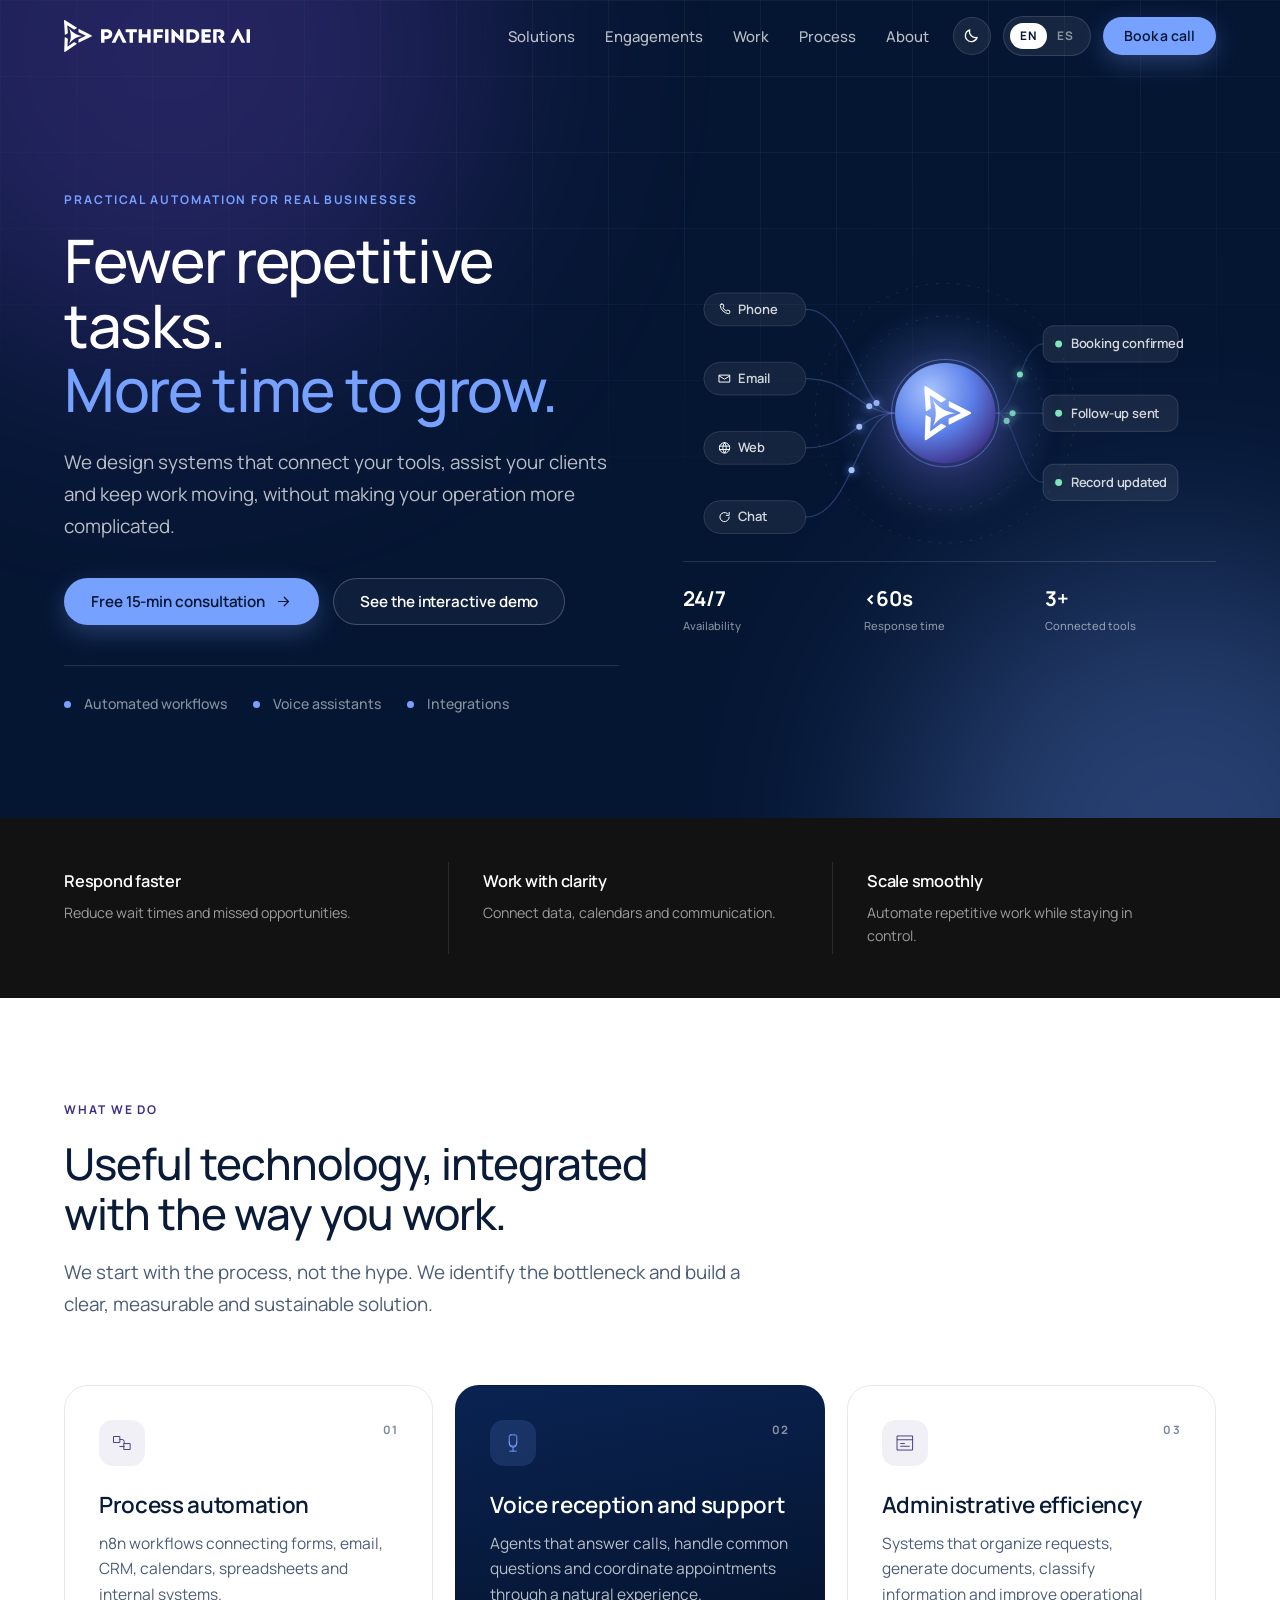
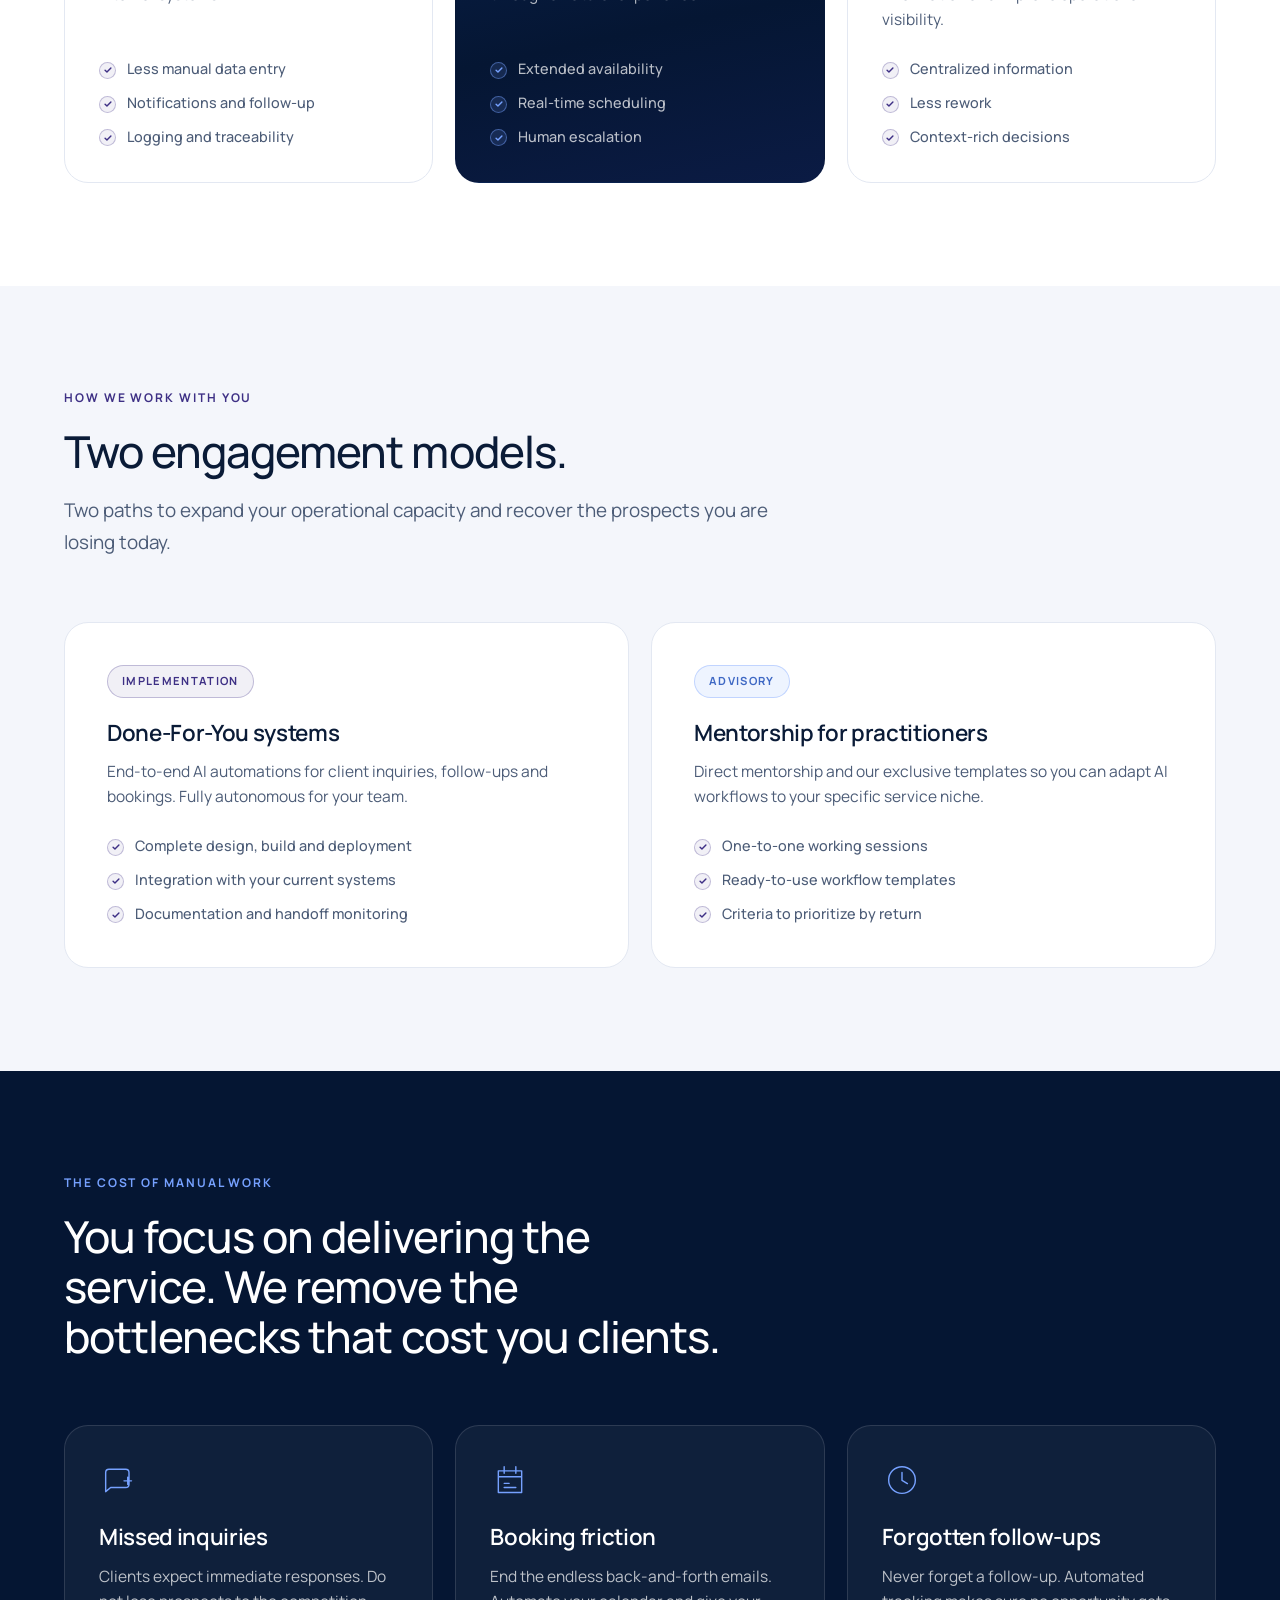
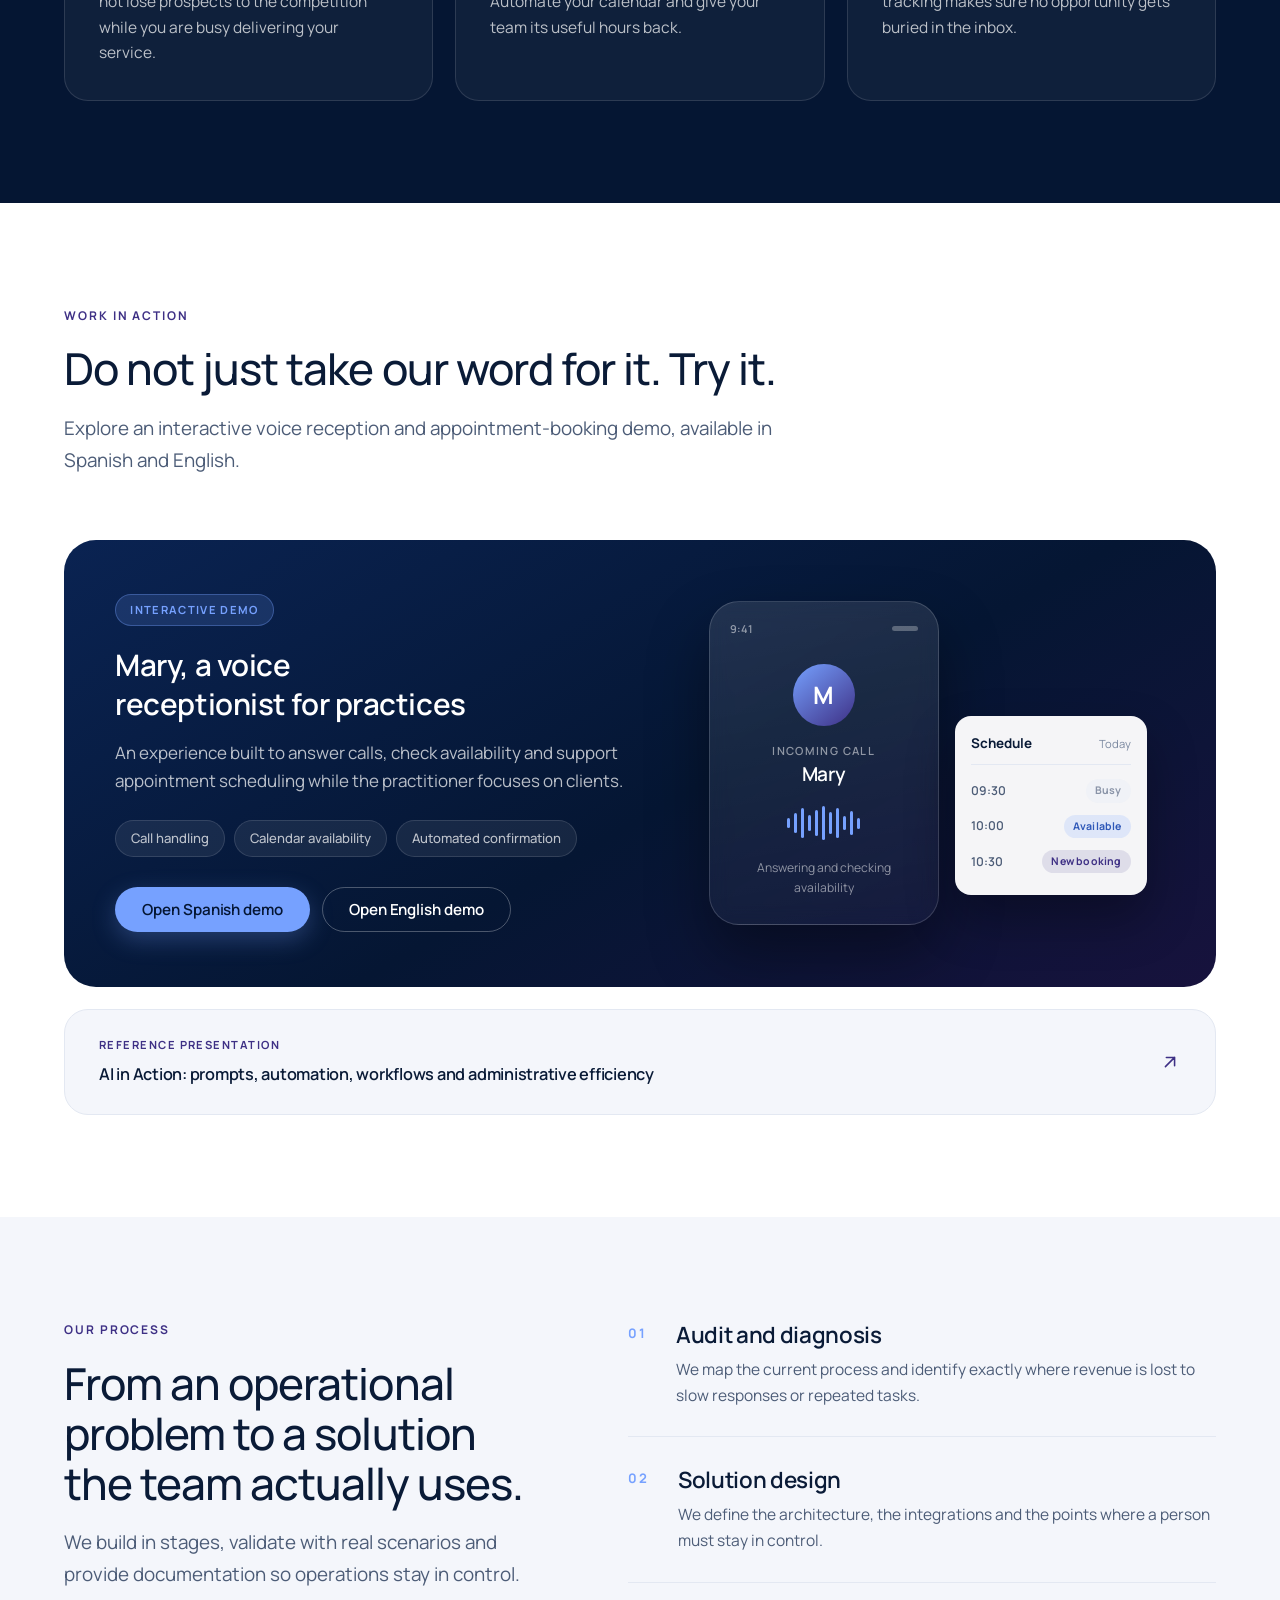
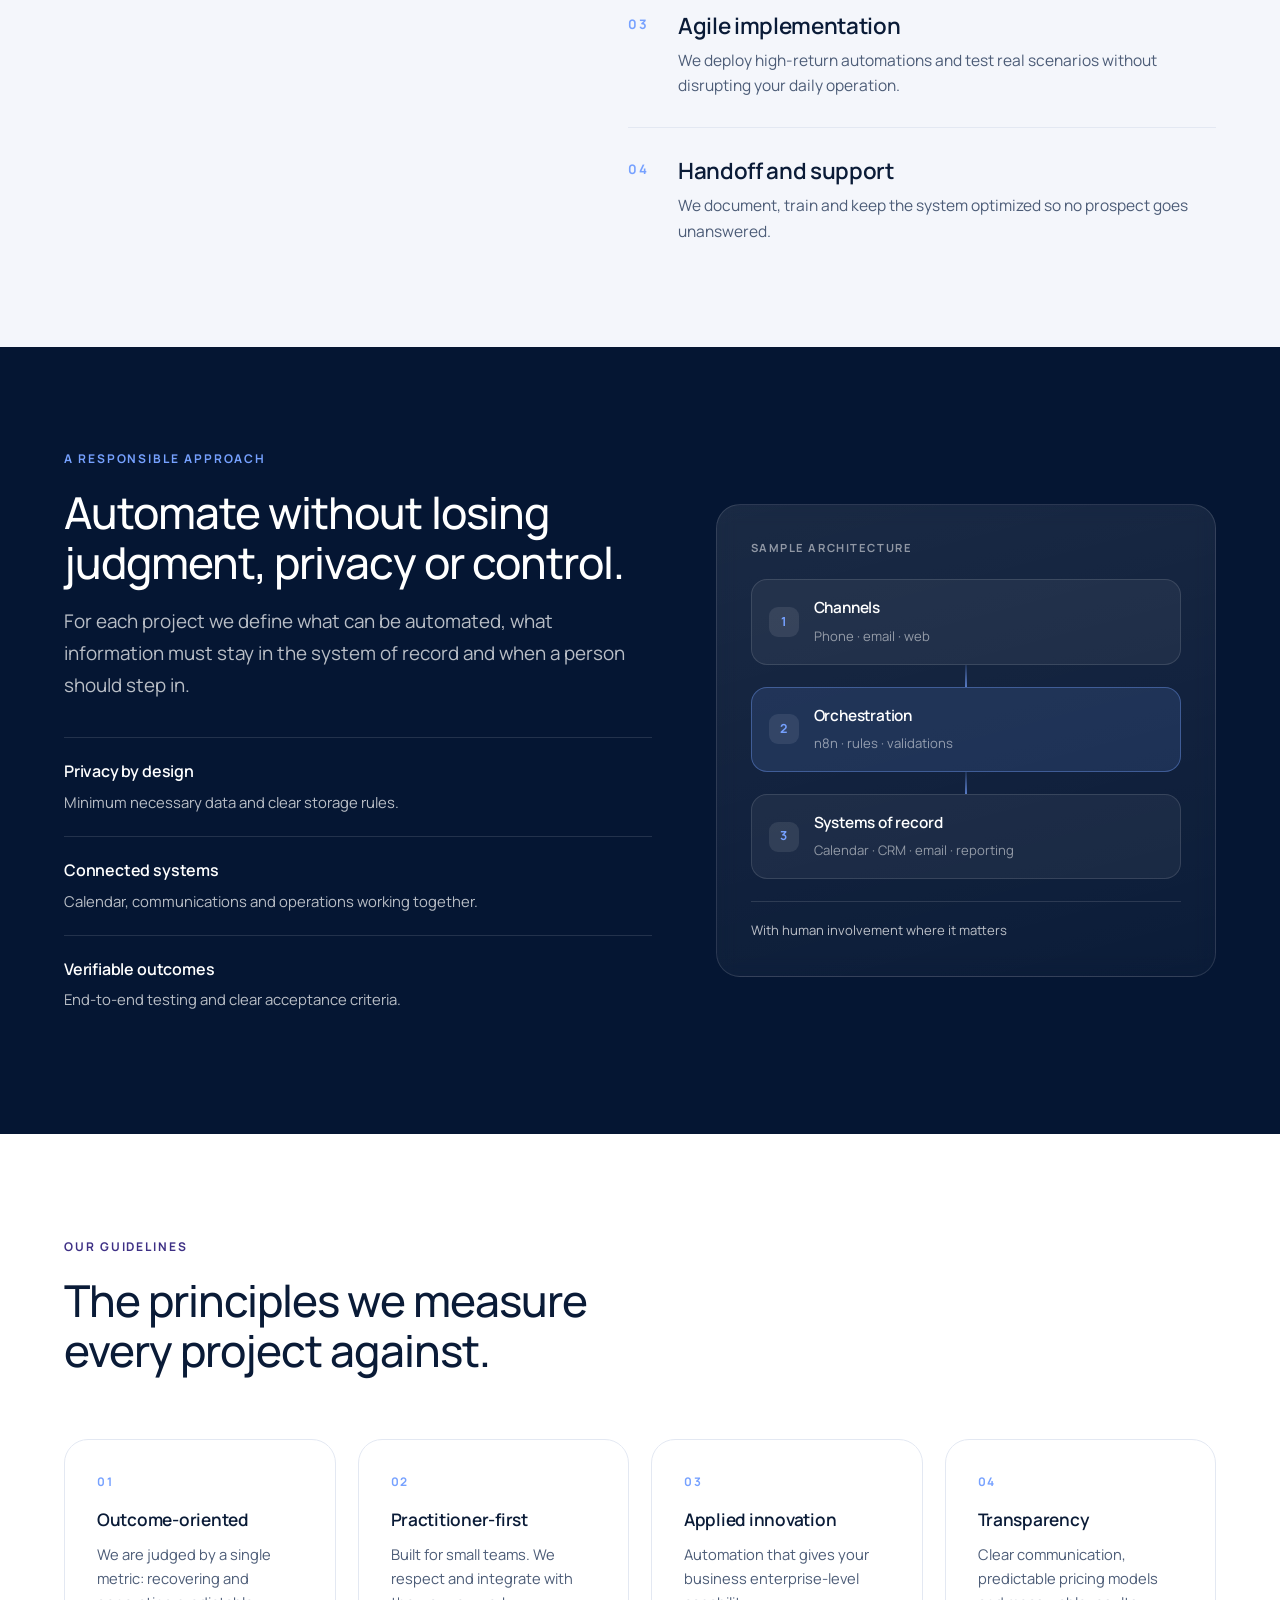
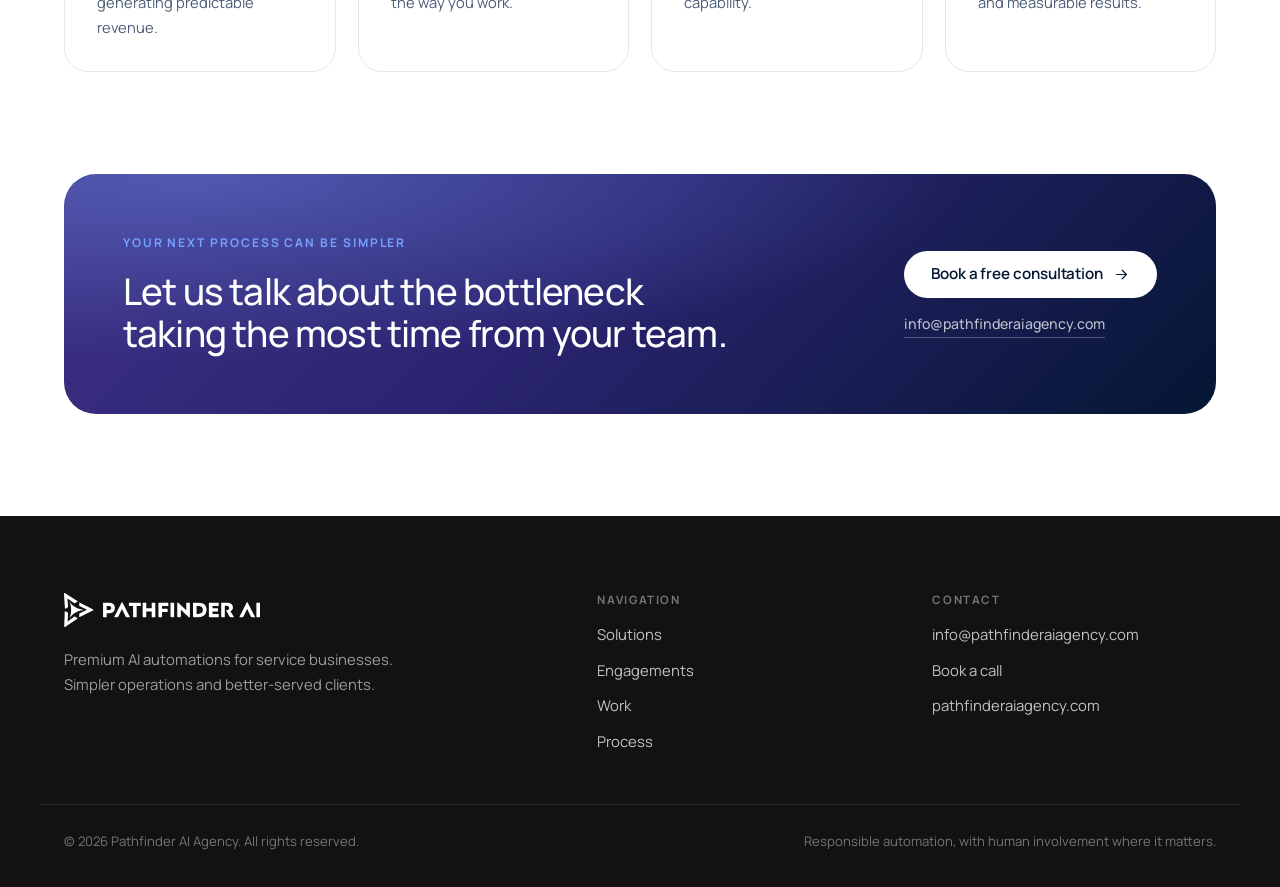
<file: PathfinderAIagency site files/index.html>
<!doctype html>
<html lang="es">
<head>
  <meta charset="utf-8">
  <meta name="viewport" content="width=device-width, initial-scale=1">
  <meta name="theme-color" content="#051633">
  <meta name="description" content="Pathfinder AI Agency diseña automatizaciones, asistentes de voz e integraciones que simplifican operaciones, aceleran respuestas y recuperan ingresos para empresas de servicios.">
  <meta name="robots" content="index, follow">
  <link rel="canonical" href="https://pathfinderaiagency.com/">
  <meta property="og:site_name" content="Pathfinder AI Agency">
  <meta property="og:title" content="Pathfinder AI Agency | Automatización que sí funciona">
  <meta property="og:description" content="Procesos más simples, respuestas más rápidas y operaciones conectadas.">
  <meta property="og:type" content="website">
  <meta property="og:locale" content="es_ES">
  <meta property="og:locale:alternate" content="en_US">
  <meta property="og:url" content="https://pathfinderaiagency.com/">
  <meta property="og:image" content="https://pathfinderaiagency.com/assets/img/pathfinder-social.svg">
  <meta name="twitter:card" content="summary_large_image">
  <title>Pathfinder AI Agency | Automatización que sí funciona</title>

  <link rel="icon" href="assets/img/favicon.svg" type="image/svg+xml">
  <link rel="apple-touch-icon" href="assets/img/pathfinder-icon.png">
  <link rel="preload" href="assets/fonts/Manrope-VariableFont_wght.ttf" as="font" type="font/ttf" crossorigin>
  <script>
    /* Se aplica el tema antes de pintar para evitar un parpadeo blanco. */
    (function () {
      try {
        var t = localStorage.getItem('pathfinder-theme');
        if (t === 'dark' || t === 'light') document.documentElement.setAttribute('data-theme', t);
      } catch (e) {}
    })();
  </script>
  <link rel="stylesheet" href="assets/css/styles.css?v=2026-08-26b">
  <script defer src="assets/js/main.js?v=2026-08-26b"></script>

  <script type="application/ld+json">
  {
    "@context": "https://schema.org",
    "@type": "ProfessionalService",
    "name": "Pathfinder AI Agency",
    "url": "https://pathfinderaiagency.com/",
    "logo": "https://pathfinderaiagency.com/assets/img/pathfinder-logo.svg",
    "email": "info@pathfinderaiagency.com",
    "description": "Automatizaciones de IA, asistentes de voz e integraciones para empresas de servicios.",
    "areaServed": "Global",
    "availableLanguage": ["es", "en"],
    "serviceType": ["Automatización de procesos", "Asistentes de voz con IA", "Integraciones y eficiencia administrativa"]
  }
  </script>
</head>
<body>
  <a class="skip-link" href="#main" data-i18n="skip">Saltar al contenido</a>

  <!-- ==================== HEADER ==================== -->
  <header class="site-header" id="top">
    <div class="container nav-wrap">
      <a class="brand" href="#top" aria-label="Pathfinder AI Agency — Inicio">
        <img class="brand-mark" src="assets/img/pathfinder-logo-light.svg" width="200" height="35" alt="Pathfinder AI Agency">
      </a>

      <nav class="site-nav" id="site-nav" aria-label="Navegación principal">
        <a href="#solutions" data-i18n="navSolutions">Soluciones</a>
        <a href="#models" data-i18n="navModels">Modelos</a>
        <a href="#work" data-i18n="navWork">Trabajo</a>
        <a href="#process" data-i18n="navProcess">Proceso</a>
        <a href="#about" data-i18n="navAbout">Nosotros</a>
        <a class="mobile-cta" href="https://cal.com/pathfinderai/free-consultation?user=pathfinderai" target="_blank" rel="noopener" data-i18n="navCall">Agenda una llamada</a>
      </nav>

      <div class="nav-actions">
        <button class="theme-switch" type="button" data-theme-switch aria-label="Cambiar a tema oscuro">
          <svg class="ico-moon" aria-hidden="true" viewBox="0 0 24 24"><path d="M20 14.5A8.5 8.5 0 019.5 4a8.5 8.5 0 1010.5 10.5z"/></svg>
          <svg class="ico-sun" aria-hidden="true" viewBox="0 0 24 24"><path d="M12 17a5 5 0 100-10 5 5 0 000 10zM12 1.8v2.4M12 19.8v2.4M4.0 4.0l1.7 1.7M18.3 18.3l1.7 1.7M1.8 12h2.4M19.8 12h2.4M4.0 20l1.7-1.7M18.3 5.7L20 4.0"/></svg>
        </button>
        <button class="lang-switch" type="button" data-lang-switch aria-label="Change language / Cambiar idioma">
          <span class="lang-on">ES</span><span class="lang-off">EN</span>
        </button>
        <a class="btn btn-accent btn-sm nav-cta" href="https://cal.com/pathfinderai/free-consultation?user=pathfinderai" target="_blank" rel="noopener" data-i18n="navCall">Agenda una llamada</a>
        <button class="nav-toggle" type="button" aria-expanded="false" aria-controls="site-nav" aria-label="Abrir menú">
          <span></span><span></span><span></span>
        </button>
      </div>
    </div>
  </header>

  <main id="main">

    <!-- ==================== HERO ==================== -->
    <section class="hero">
      <div class="hero-bg" aria-hidden="true">
        <div class="hero-lines"></div>
        <div class="hero-glow hero-glow-a"></div>
        <div class="hero-glow hero-glow-b"></div>
      </div>

      <div class="container hero-inner">
        <div class="hero-copy">
          <p class="eyebrow reveal" data-i18n="heroEyebrow">Automatización práctica para negocios reales</p>
          <h1 class="reveal" data-delay="1" data-i18n="heroTitle">Menos tareas repetitivas.<br><em>Más tiempo para crecer.</em></h1>
          <p class="lead reveal" data-delay="2" data-i18n="heroLead">Diseñamos sistemas que conectan tus herramientas, atienden a tus clientes y mantienen el trabajo en movimiento, sin complicar tu operación.</p>

          <div class="hero-actions reveal" data-delay="3">
            <a class="btn btn-accent" href="https://cal.com/pathfinderai/free-consultation?user=pathfinderai" target="_blank" rel="noopener">
              <span data-i18n="heroCall">Consulta gratuita de 15 min</span>
              <svg aria-hidden="true" viewBox="0 0 24 24"><path d="M5 12h14M13 6l6 6-6 6"/></svg>
            </a>
            <a class="btn btn-ghost" href="#work" data-i18n="heroDemo">Ver demo interactiva</a>
          </div>

          <ul class="hero-proof reveal" data-delay="4" aria-label="Áreas de trabajo">
            <li data-i18n="proofOne">Flujos automatizados</li>
            <li data-i18n="proofTwo">Asistentes de voz</li>
            <li data-i18n="proofThree">Integraciones</li>
          </ul>
        </div>

        <div class="hero-visual reveal" data-delay="3">
          <div class="stage">
            <svg class="stage-svg" viewBox="-18 58 616 324" role="img" aria-labelledby="stageTitle">
              <title id="stageTitle" data-i18n="stageAlt">Las solicitudes que llegan por teléfono, correo, web y chat se unifican en un solo sistema que las resuelve y devuelve citas agendadas, seguimientos enviados y registros actualizados.</title>

              <defs>
                <radialGradient id="hubCore" cx="35%" cy="28%" r="78%">
                  <stop offset="0" stop-color="#A8C4FF"/>
                  <stop offset="55%" stop-color="#5B7FE8"/>
                  <stop offset="100%" stop-color="#3E3085"/>
                </radialGradient>
                <radialGradient id="hubHalo" cx="50%" cy="50%" r="50%">
                  <stop offset="0" stop-color="#76A1FF" stop-opacity=".5"/>
                  <stop offset="60%" stop-color="#76A1FF" stop-opacity=".12"/>
                  <stop offset="100%" stop-color="#76A1FF" stop-opacity="0"/>
                </radialGradient>
              </defs>

              <!-- Orbitas: el sistema en marcha -->
              <g class="rings">
                <circle class="ring ring-a" cx="285" cy="220" r="150"/>
                <circle class="ring ring-b" cx="285" cy="220" r="112"/>
              </g>

              <!-- Trayectos de entrada y de salida -->
              <g class="beams">
        <path class="beam" pathLength="100" style="--i:0" d="M124 100 C 176 100, 186 220, 226 220"/>
        <path class="beam" pathLength="100" style="--i:1" d="M124 180 C 176 180, 186 220, 226 220"/>
        <path class="beam" pathLength="100" style="--i:2" d="M124 260 C 176 260, 186 220, 226 220"/>
        <path class="beam" pathLength="100" style="--i:3" d="M124 340 C 176 340, 186 220, 226 220"/>
        <path class="beam beam-out" pathLength="100" style="--i:0" d="M344 220 C 366 220, 372 140, 398 140"/>
        <path class="beam beam-out" pathLength="100" style="--i:1" d="M344 220 C 366 220, 372 220, 398 220"/>
        <path class="beam beam-out" pathLength="100" style="--i:2" d="M344 220 C 366 220, 372 300, 398 300"/>
              </g>

              <!-- Senales viajando por los trayectos -->
              <g class="pulses">
        <circle class="pulse" r="3.5" style="--i:0"><animateMotion dur="3.4s" begin="0.0s" repeatCount="indefinite" path="M124 100 C 176 100, 186 220, 226 220"/></circle>
        <circle class="pulse" r="3.5" style="--i:1"><animateMotion dur="3.4s" begin="0.42s" repeatCount="indefinite" path="M124 180 C 176 180, 186 220, 226 220"/></circle>
        <circle class="pulse" r="3.5" style="--i:2"><animateMotion dur="3.4s" begin="0.84s" repeatCount="indefinite" path="M124 260 C 176 260, 186 220, 226 220"/></circle>
        <circle class="pulse" r="3.5" style="--i:3"><animateMotion dur="3.4s" begin="1.26s" repeatCount="indefinite" path="M124 340 C 176 340, 186 220, 226 220"/></circle>
        <circle class="pulse pulse-out" r="3.5" style="--i:0"><animateMotion dur="2.6s" begin="1.5s" repeatCount="indefinite" path="M344 220 C 366 220, 372 140, 398 140"/></circle>
        <circle class="pulse pulse-out" r="3.5" style="--i:1"><animateMotion dur="2.6s" begin="2.0s" repeatCount="indefinite" path="M344 220 C 366 220, 372 220, 398 220"/></circle>
        <circle class="pulse pulse-out" r="3.5" style="--i:2"><animateMotion dur="2.6s" begin="2.5s" repeatCount="indefinite" path="M344 220 C 366 220, 372 300, 398 300"/></circle>
              </g>

              <!-- Canales de entrada -->
              <g class="nodes">
        <g class="node node-in" style="--i:0">
          <rect x="6" y="81" width="118" height="38" rx="19"/>
          <svg x="22" y="92" width="16" height="16" viewBox="0 0 24 24" class="node-ico"><path d="M6.5 3h3l1.5 4-2 1.5a12 12 0 006.5 6.5L17 13l4 1.5v3a2 2 0 01-2.2 2A16.5 16.5 0 014.5 5.2 2 2 0 016.5 3z"/></svg>
          <text x="46" y="105" data-i18n="channelPhone">Teléfono</text>
        </g>
        <g class="node node-in" style="--i:1">
          <rect x="6" y="161" width="118" height="38" rx="19"/>
          <svg x="22" y="172" width="16" height="16" viewBox="0 0 24 24" class="node-ico"><path d="M3 6h18v12H3zM3 7.5l9 5.5 9-5.5"/></svg>
          <text x="46" y="185" data-i18n="channelMail">Correo</text>
        </g>
        <g class="node node-in" style="--i:2">
          <rect x="6" y="241" width="118" height="38" rx="19"/>
          <svg x="22" y="252" width="16" height="16" viewBox="0 0 24 24" class="node-ico"><path d="M12 3a9 9 0 100 18 9 9 0 000-18zM3.2 9h17.6M3.2 15h17.6M12 3a14 14 0 000 18M12 3a14 14 0 010 18"/></svg>
          <text x="46" y="265" data-i18n="channelWeb">Web</text>
        </g>
        <g class="node node-in" style="--i:3">
          <rect x="6" y="321" width="118" height="38" rx="19"/>
          <svg x="22" y="332" width="16" height="16" viewBox="0 0 24 24" class="node-ico"><path d="M20 12a8 8 0 11-3.2-6.4M20 4v5h-5"/></svg>
          <text x="46" y="345" data-i18n="channelChat">Chat</text>
        </g>
              </g>

              <!-- Nucleo: el isotipo de Pathfinder encuentra el camino -->
              <g class="hub">
                <circle class="hub-halo" cx="285" cy="220" r="128" fill="url(#hubHalo)"/>
                <circle class="hub-wave" cx="285" cy="220" r="62"/>
                <circle class="hub-core" cx="285" cy="220" r="58" fill="url(#hubCore)"/>
                <!-- Centrado optico: el centroide del trazo cae 16.36 unidades a la
                   izquierda del centro de su caja, asi que centrarlo por caja lo hacia
                   ver desplazado. Se corrige 1/3 (+2.84) sobre el eje X. -->
              <g class="hub-mark" transform="translate(260.85 188.6) scale(0.52)">
          <g>
          <path  d="M56.37,47.37c-1.73-.84-2.21-1.61-2.2-3.35l.05-8.47c0-1.04.36-1.53.98-1.52.42,0,.83.14,1.25.35l43.97,22.41c2.7,1.34,3.53,2.1,3.52,3.22s-.84,1.8-3.56,3.17l-44.23,22.04c-.42.21-.84.34-1.18.34-.69,0-1.04-.56-1.03-1.6l.05-8.89c.01-1.74.5-2.43,2.24-3.25l25.35-12.15-25.21-12.3Z"/>
          <path  d="M14.42,47.61c.16,1.92-.26,2.72-1.76,3.6l-7.31,4.28c-.9.53-1.49.47-1.81-.07-.21-.36-.3-.79-.33-1.25L.08,4.92C-.15,1.91.09.81,1.05.25c.96-.56,1.98-.19,4.55,1.45l41.5,26.82c.39.25.72.54.9.84.35.6.05,1.18-.85,1.71l-7.67,4.49c-1.5.88-2.34.81-3.94-.27l-23.37-15.62,2.26,27.96Z"/>
          <path  d="M35.75,84.63c1.57-1.12,2.47-1.17,3.99-.33l7.42,4.1c.91.5,1.17,1.04.87,1.59-.2.36-.52.66-.91.93L6.41,118.81c-2.46,1.73-3.54,2.09-4.51,1.56s-1.18-1.6-1.08-4.64l1.8-49.38c.02-.47.1-.9.27-1.2.34-.61.99-.64,1.9-.14l7.78,4.3c1.52.84,1.89,1.6,1.78,3.52l-1.46,28.07,22.86-16.26Z"/>
          <path fill-rule="evenodd" d="M18.47,30.52c8.79,18.04,9.58,39.62.77,58.85,12.13-17.56,31.25-27.92,51.38-29.48-10.27-.65-20.55-3.61-30.07-9.11-9.06-5.23-16.48-12.21-22.09-20.26Z"/>
          </g>
                </g>
              </g>

              <!-- Resultados -->
              <g class="nodes">
        <g class="node node-out" style="--i:0">
          <rect x="398" y="119" width="156" height="42" rx="12"/>
          <circle class="node-dot" cx="416" cy="140" r="4"/>
          <text class="t-full" x="430" y="145" data-i18n="outBooking">Cita agendada</text>
          <text class="t-short" x="430" y="146" data-i18n="outBookingShort">Cita agendada</text>
        </g>
        <g class="node node-out" style="--i:1">
          <rect x="398" y="199" width="156" height="42" rx="12"/>
          <circle class="node-dot" cx="416" cy="220" r="4"/>
          <text class="t-full" x="430" y="225" data-i18n="outFollowup">Seguimiento enviado</text>
          <text class="t-short" x="430" y="226" data-i18n="outFollowupShort">Seguimiento</text>
        </g>
        <g class="node node-out" style="--i:2">
          <rect x="398" y="279" width="156" height="42" rx="12"/>
          <circle class="node-dot" cx="416" cy="300" r="4"/>
          <text class="t-full" x="430" y="305" data-i18n="outRecord">Registro actualizado</text>
          <text class="t-short" x="430" y="306" data-i18n="outRecordShort">Registro</text>
        </g>
              </g>
            </svg>
          </div>

          <div class="stage-metrics">
            <div><b>24/7</b><span data-i18n="metricAvailability">Disponibilidad</span></div>
            <div><b>&lt;60s</b><span data-i18n="metricResponse">Tiempo de respuesta</span></div>
            <div><b>3+</b><span data-i18n="metricTools">Herramientas conectadas</span></div>
          </div>
        </div>
      </div>
    </section>

    <!-- ==================== VALUE STRIP ==================== -->
    <section class="strip" aria-label="Resultados">
      <div class="container strip-grid">
        <div class="reveal"><strong data-i18n="stripOneTitle">Responde más rápido</strong><span data-i18n="stripOneText">Reduce tiempos de espera y oportunidades perdidas.</span></div>
        <div class="reveal" data-delay="1"><strong data-i18n="stripTwoTitle">Trabaja con orden</strong><span data-i18n="stripTwoText">Conecta datos, calendarios y comunicaciones.</span></div>
        <div class="reveal" data-delay="2"><strong data-i18n="stripThreeTitle">Escala sin fricción</strong><span data-i18n="stripThreeText">Automatiza lo repetitivo y conserva el control.</span></div>
      </div>
    </section>

    <!-- ==================== SOLUTIONS ==================== -->
    <section class="section light" id="solutions">
      <div class="container">
        <div class="section-head">
          <p class="eyebrow reveal" data-i18n="solutionsEyebrow">Qué hacemos</p>
          <h2 class="reveal" data-delay="1" data-i18n="solutionsTitle">Tecnología útil, integrada a tu forma de trabajar.</h2>
          <p class="section-lead reveal" data-delay="2" data-i18n="solutionsLead">Partimos del proceso, no de la moda. Identificamos el cuello de botella y construimos una solución clara, medible y sostenible.</p>
        </div>

        <div class="cards-3">
          <article class="card service reveal">
            <div class="card-top">
              <svg class="card-ico" aria-hidden="true" viewBox="0 0 48 48"><path d="M9 12h11v11H9zM28 25h11v11H28zM20 17.5h4a4 4 0 014 4v3.5M20 30.5h8"/></svg>
              <span class="card-idx">01</span>
            </div>
            <h3 data-i18n="serviceOneTitle">Automatización de procesos</h3>
            <p data-i18n="serviceOneText">Flujos con n8n para conectar formularios, correo, CRM, calendarios, hojas de cálculo y sistemas internos.</p>
            <ul class="ticks">
              <li data-i18n="serviceOneA">Menos digitación manual</li>
              <li data-i18n="serviceOneB">Notificaciones y seguimiento</li>
              <li data-i18n="serviceOneC">Registro y trazabilidad</li>
            </ul>
          </article>

          <article class="card service featured reveal" data-delay="1">
            <div class="card-top">
              <svg class="card-ico" aria-hidden="true" viewBox="0 0 48 48"><path d="M17 22v3a7 7 0 0014 0v-3M24 32v7M18 39h12M20 9h8a3 3 0 013 3v11a7 7 0 01-14 0V12a3 3 0 013-3z"/></svg>
              <span class="card-idx">02</span>
            </div>
            <h3 data-i18n="serviceTwoTitle">Recepción y atención por voz</h3>
            <p data-i18n="serviceTwoText">Agentes que contestan llamadas, resuelven preguntas frecuentes y coordinan citas con una experiencia natural.</p>
            <ul class="ticks">
              <li data-i18n="serviceTwoA">Atención extendida</li>
              <li data-i18n="serviceTwoB">Agenda en tiempo real</li>
              <li data-i18n="serviceTwoC">Escalamiento a personas</li>
            </ul>
          </article>

          <article class="card service reveal" data-delay="2">
            <div class="card-top">
              <svg class="card-ico" aria-hidden="true" viewBox="0 0 48 48"><path d="M10 11h28v26H10zM10 18h28M16 25h7M16 30h16"/></svg>
              <span class="card-idx">03</span>
            </div>
            <h3 data-i18n="serviceThreeTitle">Eficiencia administrativa</h3>
            <p data-i18n="serviceThreeText">Sistemas para organizar solicitudes, generar documentos, clasificar información y mejorar la visibilidad operativa.</p>
            <ul class="ticks">
              <li data-i18n="serviceThreeA">Información centralizada</li>
              <li data-i18n="serviceThreeB">Menos reprocesos</li>
              <li data-i18n="serviceThreeC">Decisiones con contexto</li>
            </ul>
          </article>
        </div>
      </div>
    </section>

    <!-- ==================== ENGAGEMENT MODELS ==================== -->
    <section class="section muted" id="models">
      <div class="container">
        <div class="section-head">
          <p class="eyebrow reveal" data-i18n="modelsEyebrow">Cómo trabajamos contigo</p>
          <h2 class="reveal" data-delay="1" data-i18n="modelsTitle">Dos modelos de colaboración.</h2>
          <p class="section-lead reveal" data-delay="2" data-i18n="modelsLead">Dos caminos para ampliar tu capacidad operativa y recuperar los prospectos que hoy se pierden.</p>
        </div>

        <div class="cards-2">
          <article class="card model reveal">
            <span class="tag" data-i18n="modelOneTag">Implementación</span>
            <h3 data-i18n="modelOneTitle">Sistemas Done-For-You</h3>
            <p data-i18n="modelOneText">Automatizaciones de IA de principio a fin para consultas de clientes, seguimientos y reservas. Operan de forma autónoma para tu equipo.</p>
            <ul class="ticks">
              <li data-i18n="modelOneA">Diseño, construcción y despliegue completos</li>
              <li data-i18n="modelOneB">Integración con tus sistemas actuales</li>
              <li data-i18n="modelOneC">Documentación y monitoreo de entrega</li>
            </ul>
          </article>

          <article class="card model reveal" data-delay="1">
            <span class="tag alt" data-i18n="modelTwoTag">Advisory</span>
            <h3 data-i18n="modelTwoTitle">Mentoría para profesionales</h3>
            <p data-i18n="modelTwoText">Mentoría directa y nuestras plantillas exclusivas para que adaptes flujos de IA a tu nicho de servicio específico.</p>
            <ul class="ticks">
              <li data-i18n="modelTwoA">Sesiones de trabajo uno a uno</li>
              <li data-i18n="modelTwoB">Plantillas de flujos listas para usar</li>
              <li data-i18n="modelTwoC">Criterios para priorizar por retorno</li>
            </ul>
          </article>
        </div>
      </div>
    </section>

    <!-- ==================== COST OF MANUAL WORK ==================== -->
    <section class="section dark">
      <div class="container">
        <div class="section-head">
          <p class="eyebrow reveal" data-i18n="costEyebrow">El costo del trabajo manual</p>
          <h2 class="reveal" data-delay="1" data-i18n="costTitle">Tú te enfocas en el servicio. Nosotros eliminamos los cuellos de botella que te cuestan clientes.</h2>
        </div>

        <div class="cards-3">
          <article class="card cost reveal">
            <svg class="cost-ico" aria-hidden="true" viewBox="0 0 48 48"><path d="M14 33l-6 5V15a4 4 0 014-4h20a4 4 0 014 4v14a4 4 0 01-4 4zM30 25h9M34.5 20.5v9"/></svg>
            <h3 data-i18n="costOneTitle">Consultas perdidas</h3>
            <p data-i18n="costOneText">Los clientes esperan respuestas inmediatas. No pierdas prospectos frente a la competencia mientras estás ocupado entregando tu servicio.</p>
          </article>
          <article class="card cost reveal" data-delay="1">
            <svg class="cost-ico" aria-hidden="true" viewBox="0 0 48 48"><path d="M10 13h28v26H10zM10 20h28M17 8v8M31 8v8M17 28h6M17 33h14"/></svg>
            <h3 data-i18n="costTwoTitle">Fricción al agendar</h3>
            <p data-i18n="costTwoText">Termina con los correos interminables de ida y vuelta. Automatiza tu calendario y devuélvele horas útiles a tu equipo.</p>
          </article>
          <article class="card cost reveal" data-delay="2">
            <svg class="cost-ico" aria-hidden="true" viewBox="0 0 48 48"><path d="M24 8a16 16 0 110 32 16 16 0 010-32zM24 15v9.5l6.5 3.8"/></svg>
            <h3 data-i18n="costThreeTitle">Seguimientos olvidados</h3>
            <p data-i18n="costThreeText">Nunca olvides un seguimiento. El rastreo automatizado asegura que ninguna oportunidad quede enterrada en la bandeja de entrada.</p>
          </article>
        </div>
      </div>
    </section>

    <!-- ==================== WORK / DEMO ==================== -->
    <section class="section light" id="work">
      <div class="container">
        <div class="section-head">
          <p class="eyebrow reveal" data-i18n="workEyebrow">Trabajo en acción</p>
          <h2 class="reveal" data-delay="1" data-i18n="workTitle">No solo lo contamos. Puedes probarlo.</h2>
          <p class="section-lead reveal" data-delay="2" data-i18n="workLead">Explora una demostración interactiva de recepción por voz y reserva de citas, disponible en español e inglés.</p>
        </div>

        <article class="demo reveal">
          <div class="demo-copy">
            <span class="badge" data-i18n="demoBadge">Demo interactiva</span>
            <h3 data-i18n="demoTitle">Mary, recepcionista de voz para consultorios</h3>
            <p data-i18n="demoText">Una experiencia diseñada para atender llamadas, consultar disponibilidad y apoyar la programación de citas mientras el profesional se concentra en sus clientes.</p>
            <ul class="pills">
              <li data-i18n="demoFeatureOne">Atención de llamadas</li>
              <li data-i18n="demoFeatureTwo">Consulta de agenda</li>
              <li data-i18n="demoFeatureThree">Confirmación automática</li>
            </ul>
            <div class="demo-actions">
              <a class="btn btn-accent" href="Demos/Demo_Esp/nextcare_landing_es.html" target="_blank" rel="noopener" data-i18n="demoSpanish">Abrir demo en español</a>
              <a class="btn btn-outline" href="Demos/Demo_Eng/nextcare_landing.html" target="_blank" rel="noopener" data-i18n="demoEnglish">Open English demo</a>
            </div>
          </div>

          <div class="demo-visual" aria-hidden="true">
            <div class="phone">
              <div class="phone-bar"><span>9:41</span><i></i></div>
              <div class="avatar">M</div>
              <p class="call-label" data-i18n="phoneIncoming">Llamada entrante</p>
              <h4>Mary</h4>
              <div class="wave"><i></i><i></i><i></i><i></i><i></i><i></i><i></i><i></i><i></i><i></i><i></i></div>
              <span class="call-state" data-i18n="phoneState">Atendiendo y consultando agenda</span>
            </div>
            <div class="mini-cal">
              <div class="mini-cal-top"><b data-i18n="calendarTitle">Agenda</b><span data-i18n="calendarToday">Hoy</span></div>
              <ul>
                <li><time>09:30</time><span class="s busy" data-i18n="calendarBusy">Ocupado</span></li>
                <li><time>10:00</time><span class="s open" data-i18n="calendarOpen">Disponible</span></li>
                <li><time>10:30</time><span class="s booked" data-i18n="calendarBooked">Nueva cita</span></li>
              </ul>
            </div>
          </div>
        </article>

        <a class="resource reveal" href="https://gamma.app/docs/2Presentation-AI-in-Action-Prompts-Automation-Workflows-Admin-Eff-jfzvzgs0jctjd49" target="_blank" rel="noopener">
          <div>
            <span data-i18n="presentationLabel">Presentación de referencia</span>
            <strong data-i18n="presentationTitle">AI in Action: prompts, automatización, flujos y eficiencia administrativa</strong>
          </div>
          <svg aria-hidden="true" viewBox="0 0 24 24"><path d="M7 17L17 7M8 7h9v9"/></svg>
        </a>
      </div>
    </section>

    <!-- ==================== PROCESS ==================== -->
    <section class="section muted" id="process">
      <div class="container process-layout">
        <div class="section-head stuck">
          <p class="eyebrow reveal" data-i18n="processEyebrow">Nuestro proceso</p>
          <h2 class="reveal" data-delay="1" data-i18n="processTitle">De un problema operativo a una solución que el equipo sí usa.</h2>
          <p class="section-lead reveal" data-delay="2" data-i18n="processLead">Construimos por etapas, validamos con casos reales y dejamos documentación para que la operación mantenga el control.</p>
        </div>

        <ol class="steps">
          <li class="step reveal"><span class="step-idx">01</span><div><h3 data-i18n="stepOneTitle">Auditoría y diagnóstico</h3><p data-i18n="stepOneText">Mapeamos el proceso actual e identificamos exactamente dónde se pierden ingresos por respuestas lentas o tareas repetidas.</p></div></li>
          <li class="step reveal" data-delay="1"><span class="step-idx">02</span><div><h3 data-i18n="stepTwoTitle">Diseño de la solución</h3><p data-i18n="stepTwoText">Definimos la arquitectura, las integraciones y los puntos donde una persona debe mantener el control.</p></div></li>
          <li class="step reveal" data-delay="2"><span class="step-idx">03</span><div><h3 data-i18n="stepThreeTitle">Implementación ágil</h3><p data-i18n="stepThreeText">Desplegamos automatizaciones de alto retorno y probamos escenarios reales sin interrumpir tu operación diaria.</p></div></li>
          <li class="step reveal" data-delay="3"><span class="step-idx">04</span><div><h3 data-i18n="stepFourTitle">Entrega y acompañamiento</h3><p data-i18n="stepFourText">Documentamos, capacitamos y mantenemos el sistema optimizado para que ningún prospecto quede sin respuesta.</p></div></li>
        </ol>
      </div>
    </section>

    <!-- ==================== APPROACH / ARCHITECTURE ==================== -->
    <section class="section dark" id="about">
      <div class="container split">
        <div class="split-copy">
          <p class="eyebrow reveal" data-i18n="caseEyebrow">Un enfoque responsable</p>
          <h2 class="reveal" data-delay="1" data-i18n="caseTitle">Automatizar sin perder criterio, privacidad ni control.</h2>
          <p class="section-lead reveal" data-delay="2" data-i18n="caseText">Para cada proyecto definimos qué puede automatizarse, qué información debe permanecer en el sistema principal y cuándo una persona debe intervenir.</p>
          <div class="points">
            <div class="reveal" data-delay="1"><strong data-i18n="caseOneTitle">Privacidad desde el diseño</strong><span data-i18n="caseOneText">Uso mínimo de datos y reglas claras de almacenamiento.</span></div>
            <div class="reveal" data-delay="2"><strong data-i18n="caseTwoTitle">Sistemas conectados</strong><span data-i18n="caseTwoText">Calendario, comunicaciones y operación trabajando en conjunto.</span></div>
            <div class="reveal" data-delay="3"><strong data-i18n="caseThreeTitle">Resultados verificables</strong><span data-i18n="caseThreeText">Pruebas de extremo a extremo y criterios de aceptación.</span></div>
          </div>
        </div>

        <aside class="arch reveal" data-delay="2" aria-label="Arquitectura de ejemplo">
          <span class="arch-label" data-i18n="panelLabel">Arquitectura de ejemplo</span>
          <div class="arch-row"><i>1</i><div><b data-i18n="archOneTitle">Canales</b><span data-i18n="archOneText">Teléfono · correo · web</span></div></div>
          <div class="arch-arrow" aria-hidden="true"></div>
          <div class="arch-row accent"><i>2</i><div><b data-i18n="archTwoTitle">Orquestación</b><span data-i18n="archTwoText">n8n · reglas · validaciones</span></div></div>
          <div class="arch-arrow" aria-hidden="true"></div>
          <div class="arch-row"><i>3</i><div><b data-i18n="archThreeTitle">Sistemas principales</b><span data-i18n="archThreeText">Agenda · CRM · correo · reportes</span></div></div>
          <p class="arch-foot" data-i18n="panelFoot">Con intervención humana donde importa</p>
        </aside>
      </div>
    </section>

    <!-- ==================== PRINCIPLES ==================== -->
    <section class="section light">
      <div class="container">
        <div class="section-head">
          <p class="eyebrow reveal" data-i18n="valuesEyebrow">Nuestras directrices</p>
          <h2 class="reveal" data-delay="1" data-i18n="valuesTitle">Los principios con los que medimos cada proyecto.</h2>
        </div>
        <div class="cards-4">
          <article class="card value reveal"><span class="value-idx">01</span><h3 data-i18n="valueOneTitle">Orientado a resultados</h3><p data-i18n="valueOneText">Nos juzga una sola métrica: recuperar y generar ingresos predecibles.</p></article>
          <article class="card value reveal" data-delay="1"><span class="value-idx">02</span><h3 data-i18n="valueTwoTitle">Prioridad en el profesional</h3><p data-i18n="valueTwoText">Creado para equipos pequeños. Respetamos y nos integramos con tu forma de trabajo.</p></article>
          <article class="card value reveal" data-delay="2"><span class="value-idx">03</span><h3 data-i18n="valueThreeTitle">Innovación aplicada</h3><p data-i18n="valueThreeText">Automatización que le da a tu empresa una capacidad de nivel corporativo.</p></article>
          <article class="card value reveal" data-delay="3"><span class="value-idx">04</span><h3 data-i18n="valueFourTitle">Transparencia</h3><p data-i18n="valueFourText">Comunicación clara, modelos de precio predecibles y resultados medibles.</p></article>
        </div>
      </div>
    </section>

    <!-- ==================== CTA ==================== -->
    <section class="cta-section">
      <div class="container">
        <div class="cta reveal">
          <div class="cta-copy">
            <p class="eyebrow" data-i18n="ctaEyebrow">Tu próximo proceso puede ser más simple</p>
            <h2 data-i18n="ctaTitle">Conversemos sobre el cuello de botella que más tiempo le quita a tu equipo.</h2>
          </div>
          <div class="cta-actions">
            <a class="btn btn-dark" href="https://cal.com/pathfinderai/free-consultation?user=pathfinderai" target="_blank" rel="noopener">
              <span data-i18n="ctaButton">Agendar consulta gratuita</span>
              <svg aria-hidden="true" viewBox="0 0 24 24"><path d="M5 12h14M13 6l6 6-6 6"/></svg>
            </a>
            <a class="cta-mail" href="mailto:info@pathfinderaiagency.com">info@pathfinderaiagency.com</a>
          </div>
        </div>
      </div>
    </section>
  </main>

  <!-- ==================== FOOTER ==================== -->
  <footer class="site-footer">
    <div class="container footer-grid">
      <div class="footer-brand">
        <img src="assets/img/pathfinder-logo-light.svg" width="200" height="35" alt="Pathfinder AI Agency">
        <p data-i18n="footerText">Automatizaciones de IA premium para empresas de servicios. Operaciones más simples y clientes mejor atendidos.</p>
      </div>

      <nav class="footer-col" aria-label="Enlaces del sitio">
        <h4 data-i18n="footerNav">Navegación</h4>
        <a href="#solutions" data-i18n="navSolutions">Soluciones</a>
        <a href="#models" data-i18n="navModels">Modelos</a>
        <a href="#work" data-i18n="navWork">Trabajo</a>
        <a href="#process" data-i18n="navProcess">Proceso</a>
      </nav>

      <div class="footer-col">
        <h4 data-i18n="footerContact">Contacto</h4>
        <a href="mailto:info@pathfinderaiagency.com">info@pathfinderaiagency.com</a>
        <a href="https://cal.com/pathfinderai/free-consultation?user=pathfinderai" target="_blank" rel="noopener" data-i18n="footerBook">Agenda una llamada</a>
        <a href="https://pathfinderaiagency.com/">pathfinderaiagency.com</a>
      </div>
    </div>

    <div class="container footer-bottom">
      <p>© <span id="year"></span> Pathfinder AI Agency. <span data-i18n="footerRights">Todos los derechos reservados.</span></p>
      <p class="footer-note" data-i18n="footerNote">Automatización responsable, con intervención humana donde importa.</p>
    </div>
  </footer>
</body>
</html>
</file>
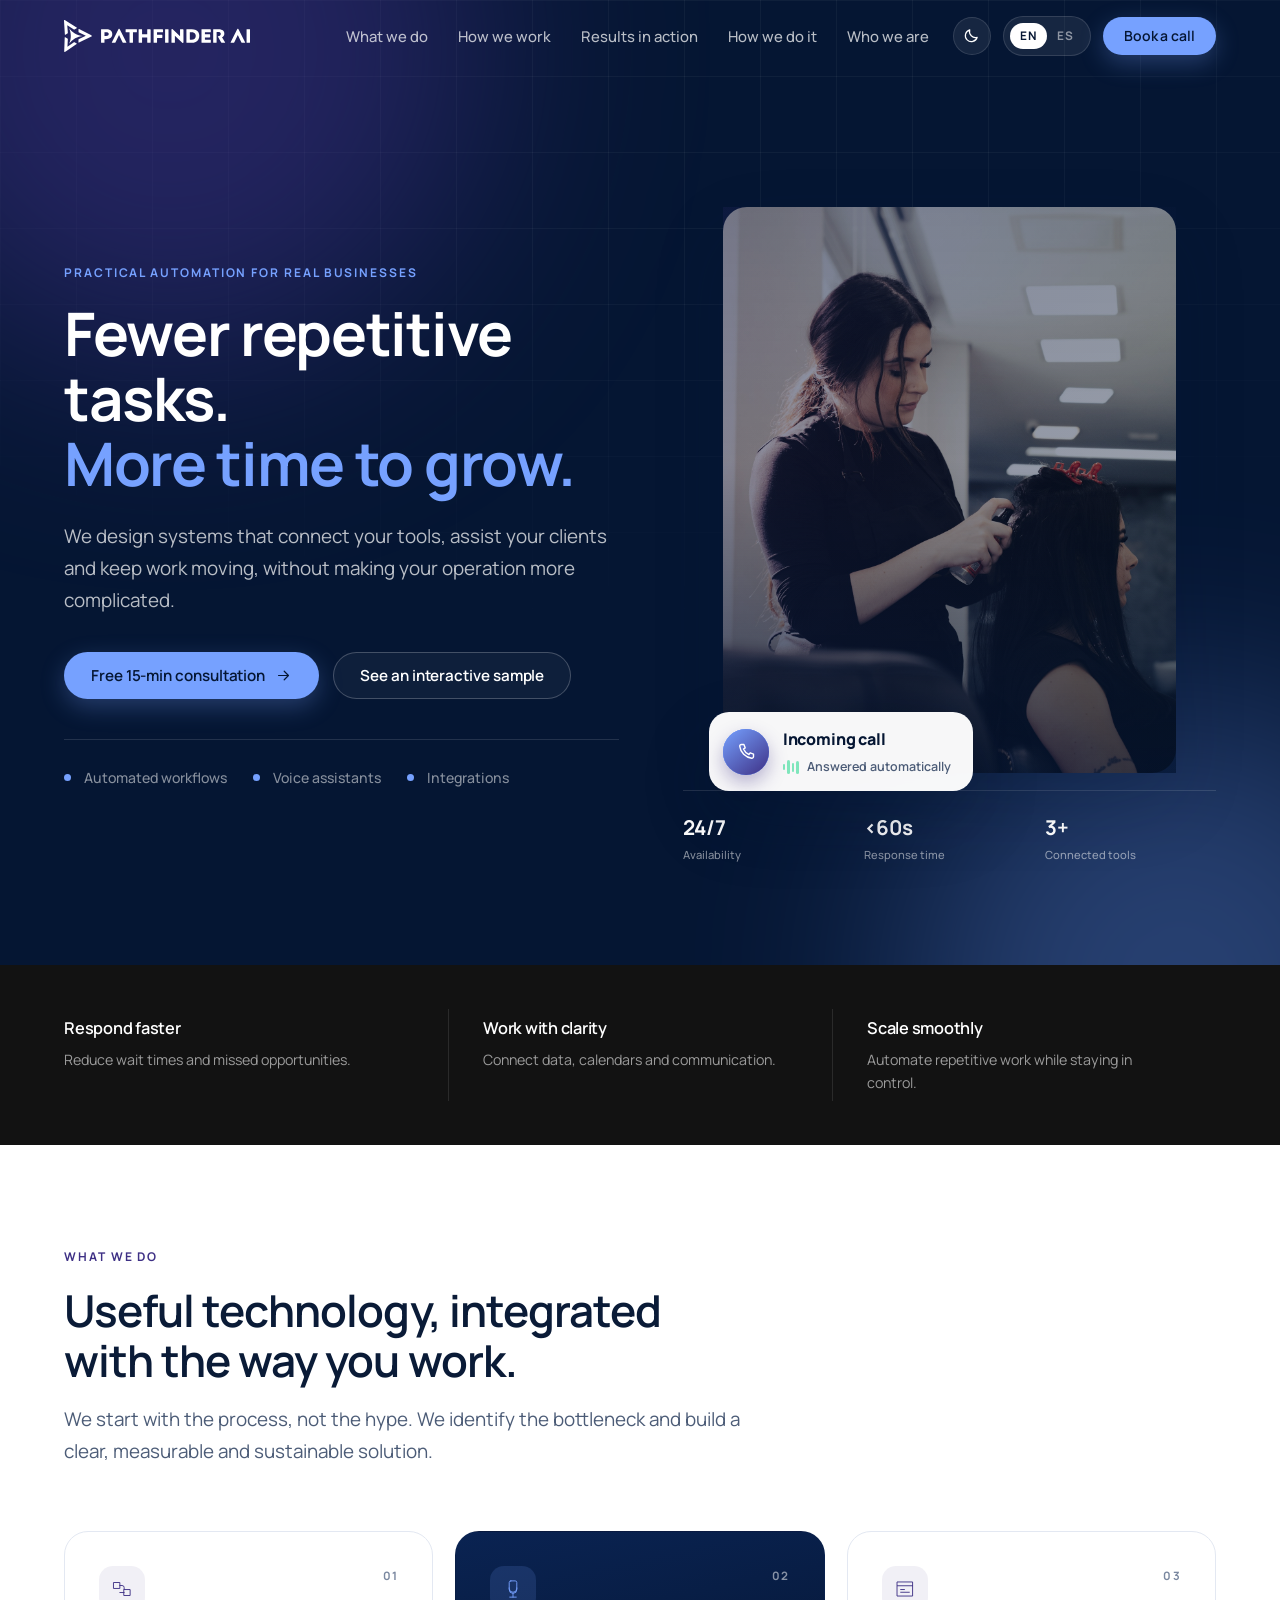
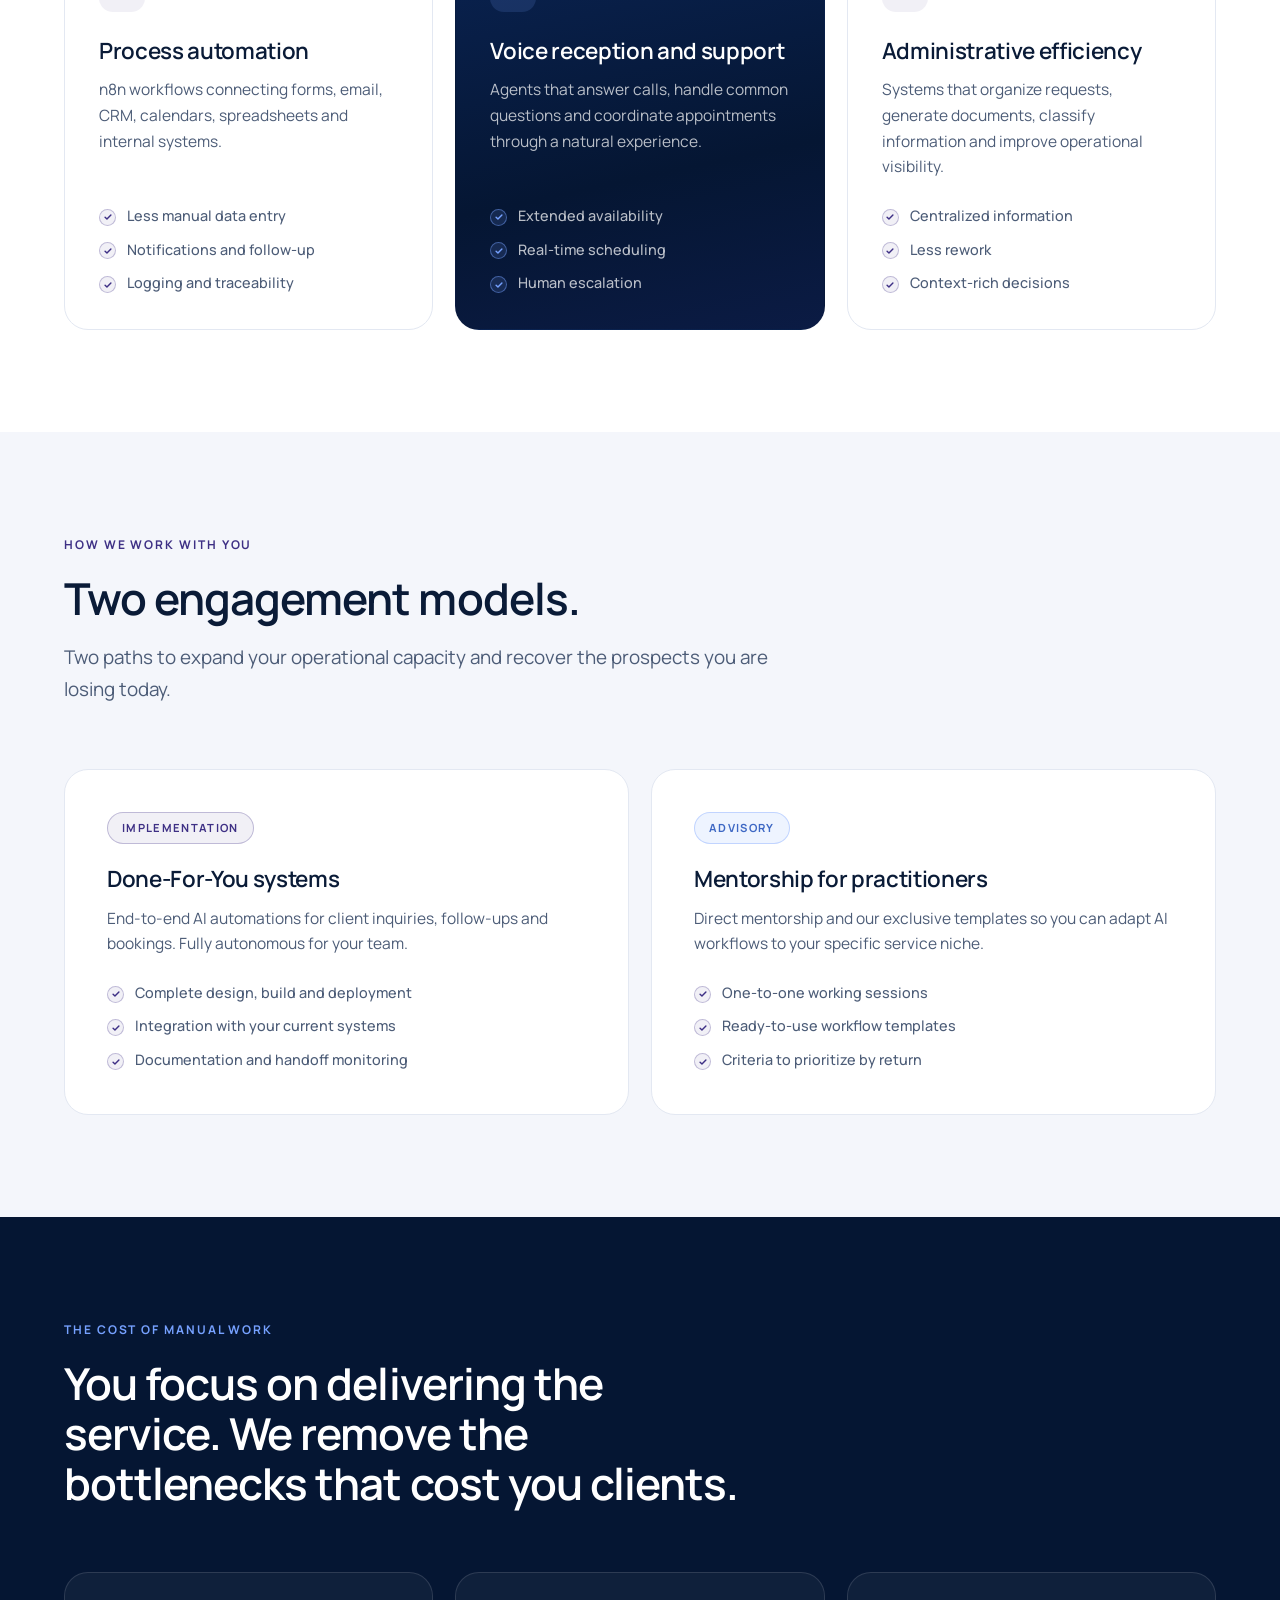
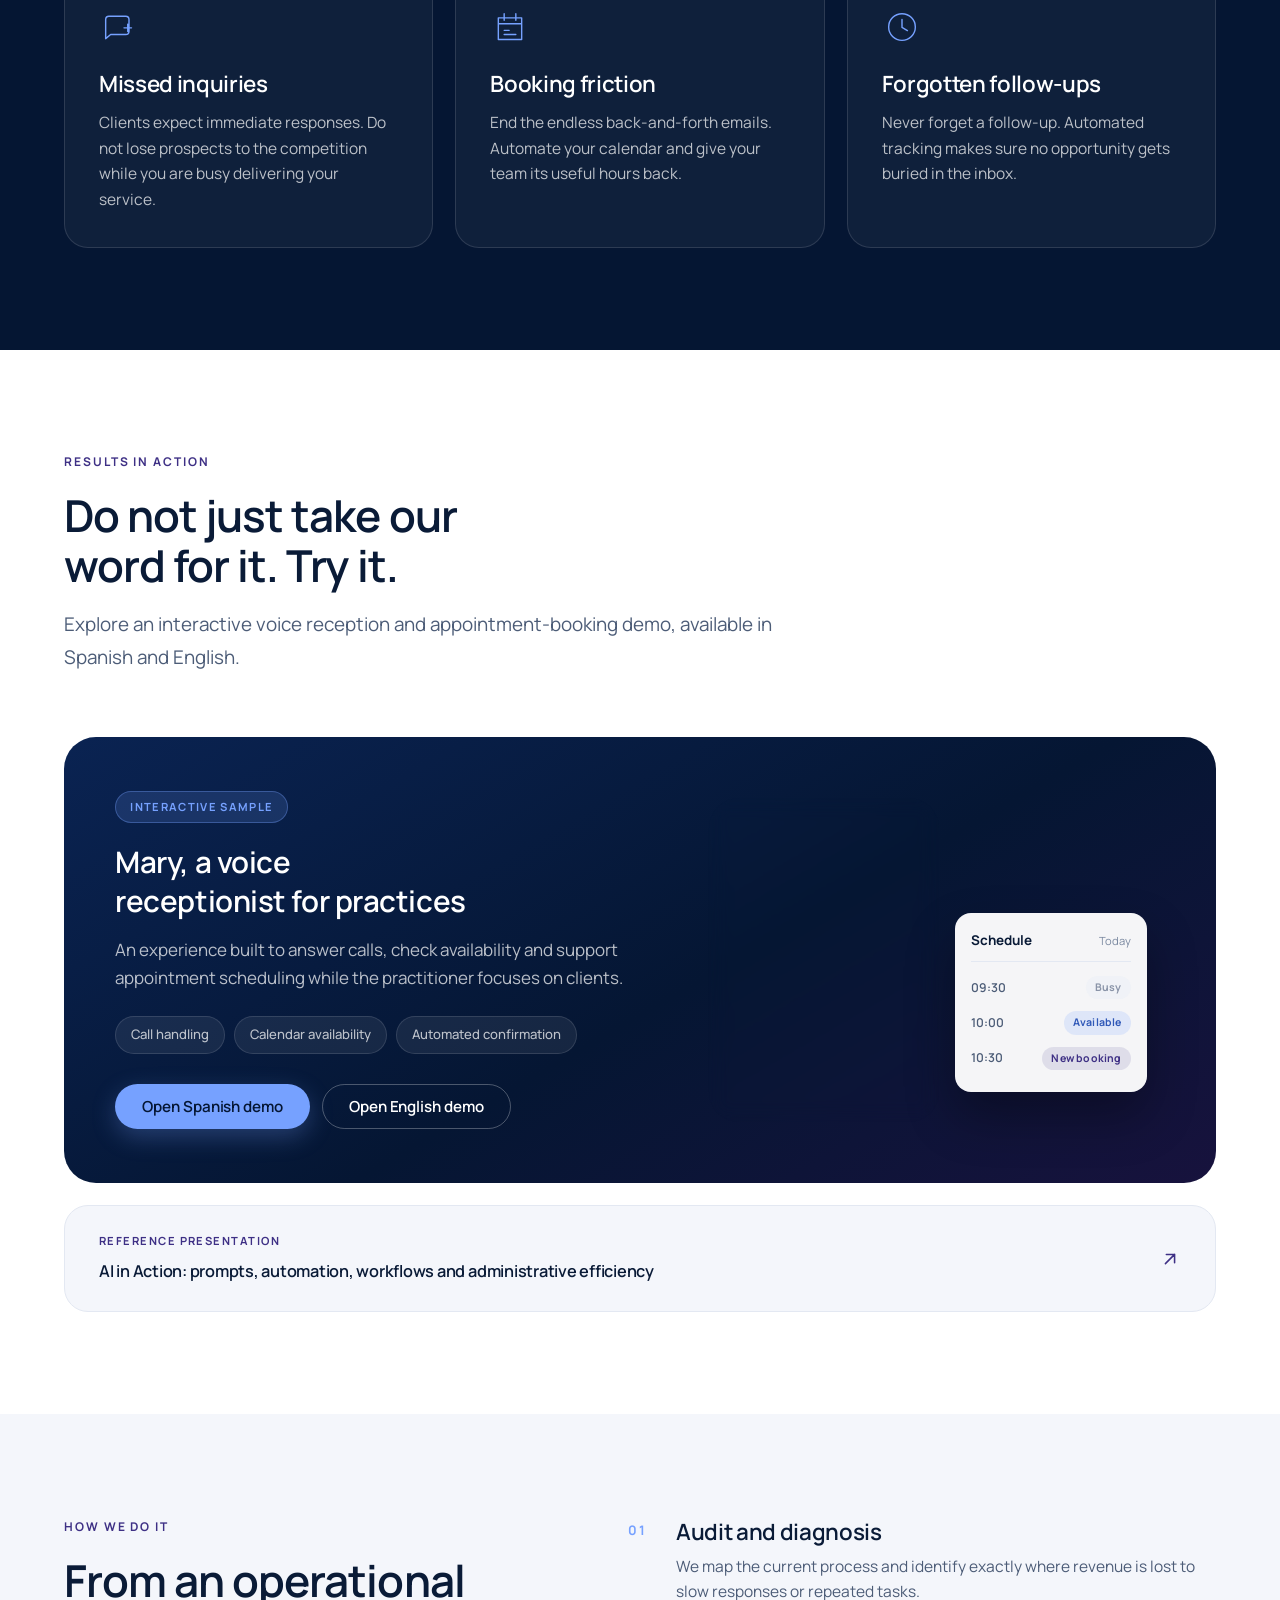
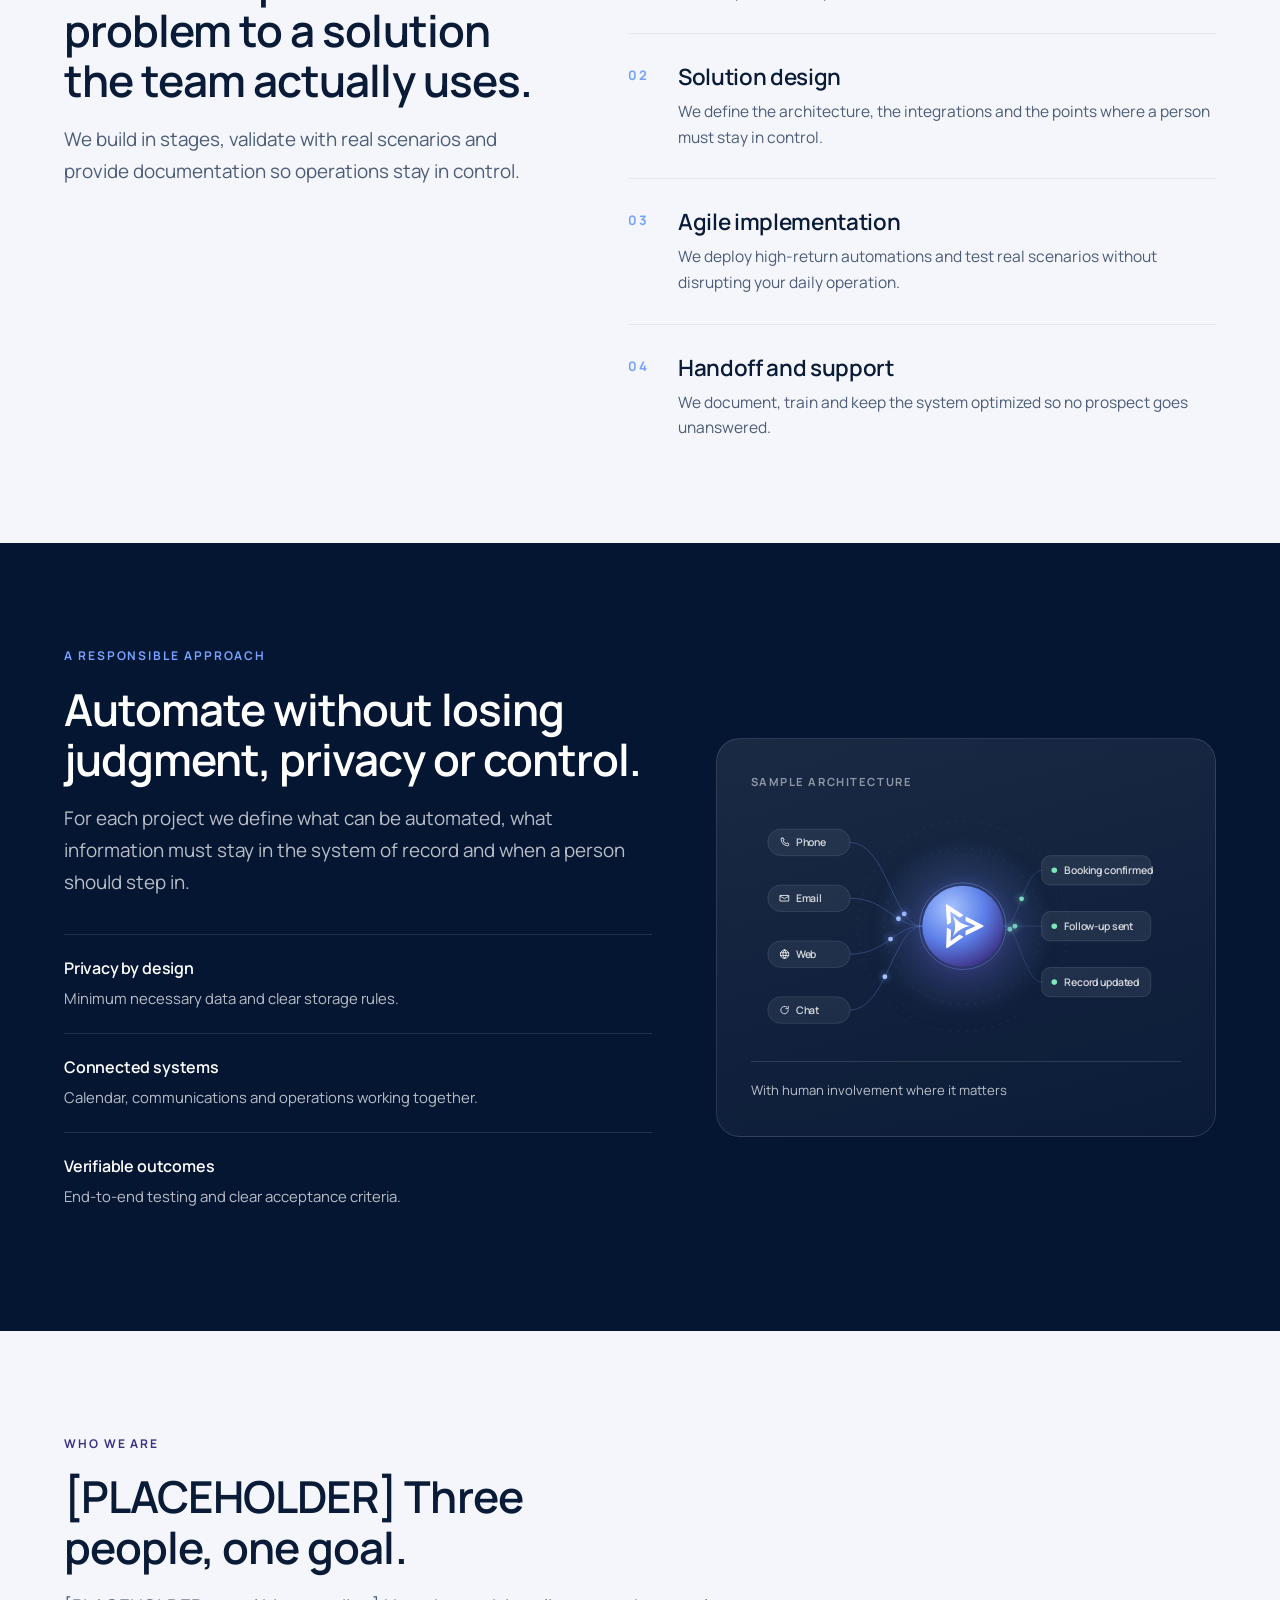
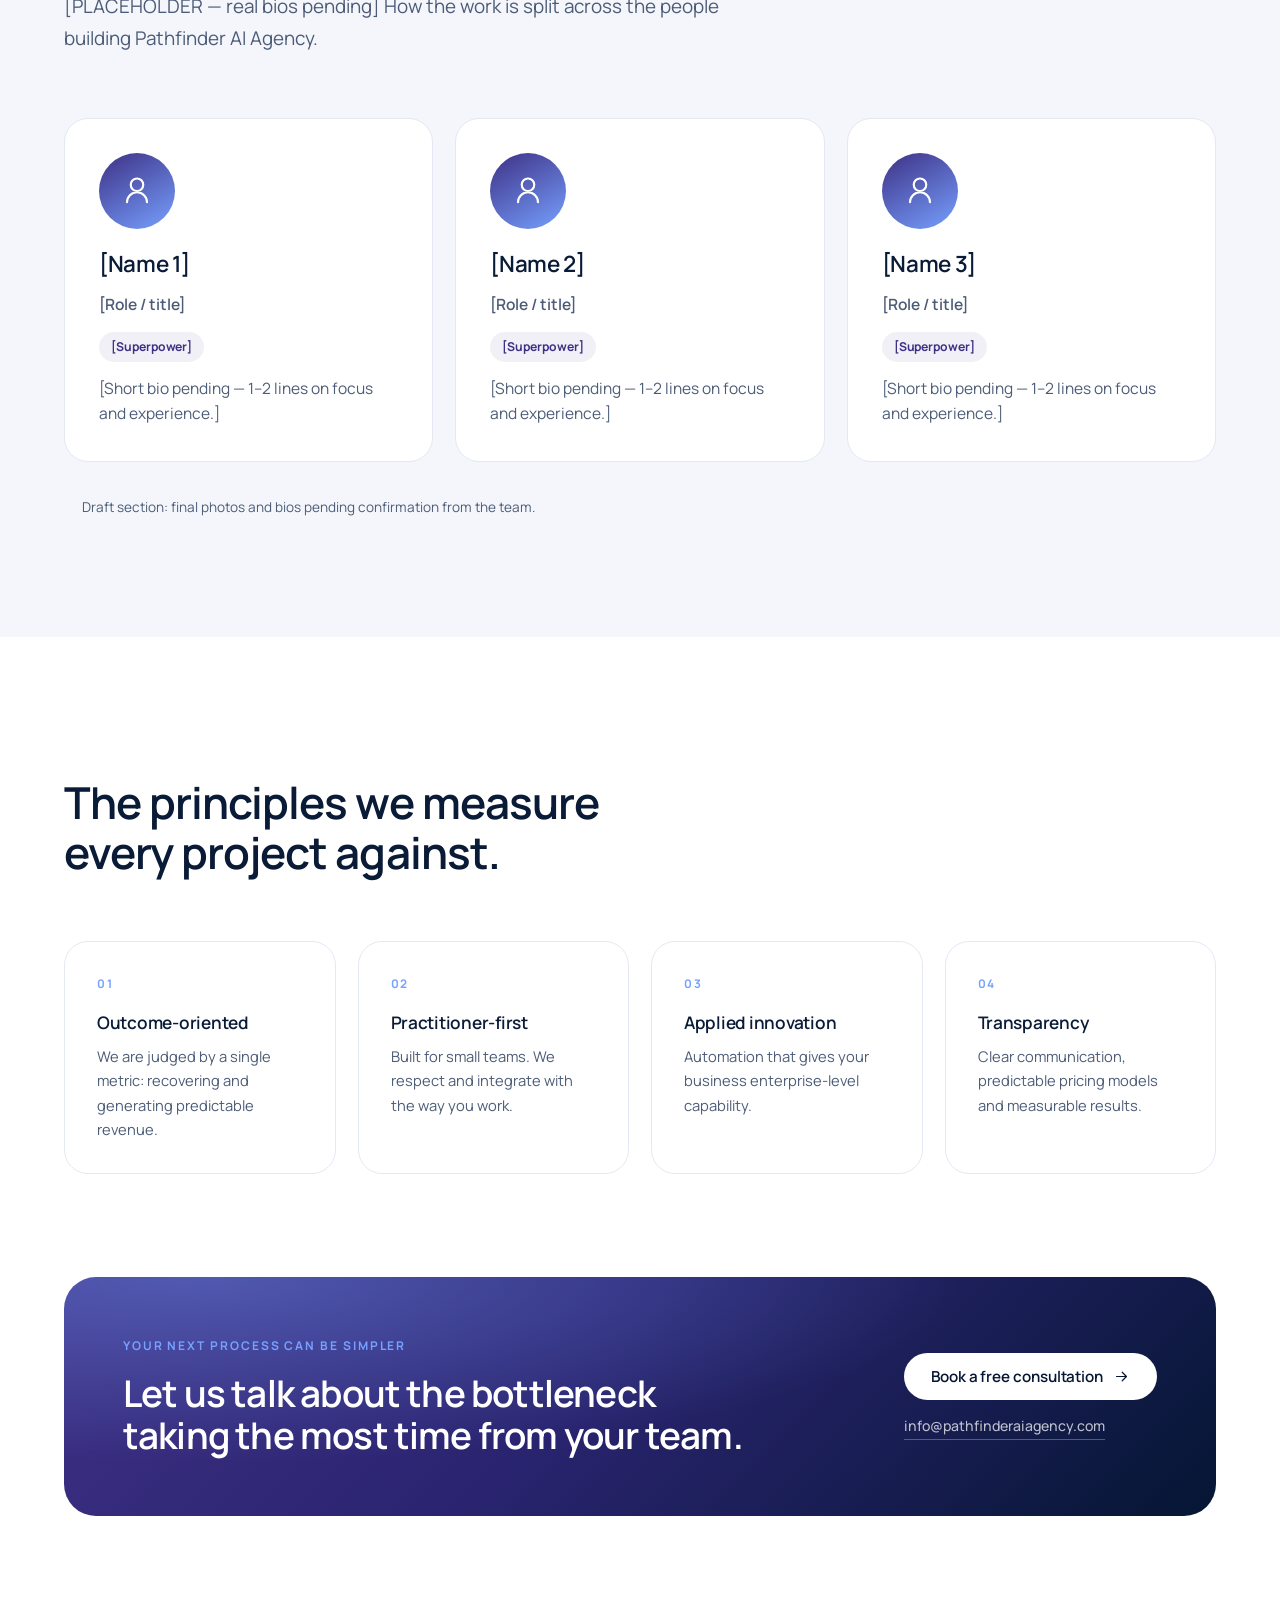
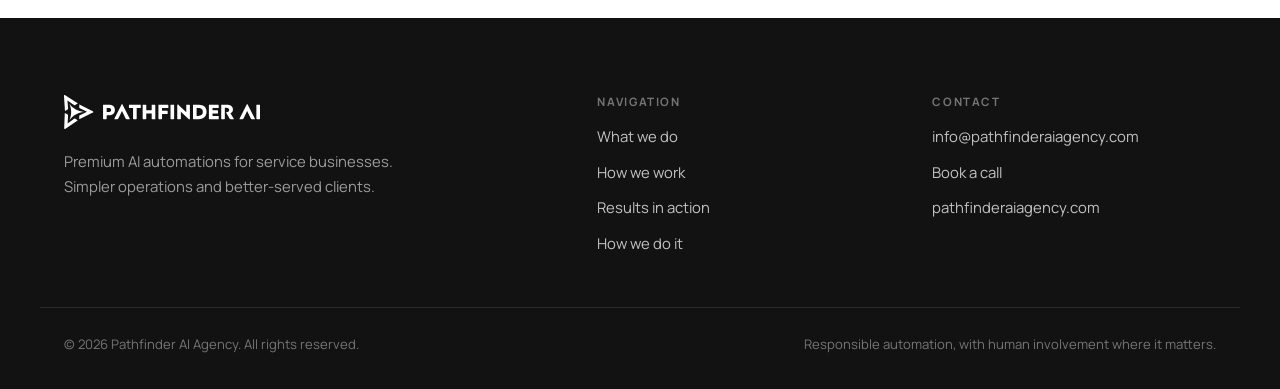
<file: Borrador ES/index-hero-salon.html>
<!doctype html>
<html lang="es">
<head>
  <meta charset="utf-8">
  <meta name="viewport" content="width=device-width, initial-scale=1">
  <meta name="theme-color" content="#051633">
  <meta name="description" content="Pathfinder AI Agency diseña automatizaciones, asistentes de voz e integraciones que simplifican operaciones, aceleran respuestas y recuperan ingresos para empresas de servicios.">
  <meta name="robots" content="index, follow">
  <link rel="canonical" href="https://pathfinderaiagency.com/">
  <meta property="og:site_name" content="Pathfinder AI Agency">
  <meta property="og:title" content="Pathfinder AI Agency | Automatización que sí funciona">
  <meta property="og:description" content="Procesos más simples, respuestas más rápidas y operaciones conectadas.">
  <meta property="og:type" content="website">
  <meta property="og:locale" content="es_ES">
  <meta property="og:locale:alternate" content="en_US">
  <meta property="og:url" content="https://pathfinderaiagency.com/">
  <meta property="og:image" content="https://pathfinderaiagency.com/assets/img/pathfinder-social.svg">
  <meta name="twitter:card" content="summary_large_image">
  <title>Pathfinder AI Agency | Automatización que sí funciona</title>

  <link rel="icon" href="assets/img/favicon.svg" type="image/svg+xml">
  <link rel="apple-touch-icon" href="assets/img/pathfinder-icon.png">
  <link rel="preload" href="assets/fonts/Manrope-VariableFont_wght.ttf" as="font" type="font/ttf" crossorigin>
  <script>
    /* Se aplica el tema antes de pintar para evitar un parpadeo blanco. */
    (function () {
      try {
        var t = localStorage.getItem('pathfinder-theme');
        if (t === 'dark' || t === 'light') document.documentElement.setAttribute('data-theme', t);
      } catch (e) {}
    })();
  </script>
  <link rel="stylesheet" href="assets/css/styles.css?v=2026-08-26b">
  <script defer src="assets/js/main.js?v=2026-08-26b"></script>

  <script type="application/ld+json">
  {
    "@context": "https://schema.org",
    "@type": "ProfessionalService",
    "name": "Pathfinder AI Agency",
    "url": "https://pathfinderaiagency.com/",
    "logo": "https://pathfinderaiagency.com/assets/img/pathfinder-logo.svg",
    "email": "info@pathfinderaiagency.com",
    "description": "Automatizaciones de IA, asistentes de voz e integraciones para empresas de servicios.",
    "areaServed": "Global",
    "availableLanguage": ["es", "en"],
    "serviceType": ["Automatización de procesos", "Asistentes de voz con IA", "Integraciones y eficiencia administrativa"]
  }
  </script>
</head>
<body>
  <a class="skip-link" href="#main" data-i18n="skip">Saltar al contenido</a>

  <!-- ==================== HEADER ==================== -->
  <header class="site-header" id="top">
    <div class="container nav-wrap">
      <a class="brand" href="#top" aria-label="Pathfinder AI Agency — Inicio">
        <img class="brand-mark" src="assets/img/pathfinder-logo-light.svg" width="200" height="35" alt="Pathfinder AI Agency">
      </a>

      <nav class="site-nav" id="site-nav" aria-label="Navegación principal">
        <a href="#solutions" data-i18n="navSolutions">Qué hacemos</a>
        <a href="#models" data-i18n="navModels">Cómo trabajamos</a>
        <a href="#work" data-i18n="navWork">Resultados en acción</a>
        <a href="#process" data-i18n="navProcess">Cómo lo hacemos</a>
        <a href="#about" data-i18n="navAbout">Quiénes somos</a>
        <a class="mobile-cta" href="https://cal.com/pathfinderai/free-consultation?user=pathfinderai" target="_blank" rel="noopener" data-i18n="navCall">Agenda una llamada</a>
      </nav>

      <div class="nav-actions">
        <button class="theme-switch" type="button" data-theme-switch aria-label="Cambiar a tema oscuro">
          <svg class="ico-moon" aria-hidden="true" viewBox="0 0 24 24"><path d="M20 14.5A8.5 8.5 0 019.5 4a8.5 8.5 0 1010.5 10.5z"/></svg>
          <svg class="ico-sun" aria-hidden="true" viewBox="0 0 24 24"><path d="M12 17a5 5 0 100-10 5 5 0 000 10zM12 1.8v2.4M12 19.8v2.4M4.0 4.0l1.7 1.7M18.3 18.3l1.7 1.7M1.8 12h2.4M19.8 12h2.4M4.0 20l1.7-1.7M18.3 5.7L20 4.0"/></svg>
        </button>
        <button class="lang-switch" type="button" data-lang-switch aria-label="Change language / Cambiar idioma">
          <span class="lang-on">ES</span><span class="lang-off">EN</span>
        </button>
        <a class="btn btn-accent btn-sm nav-cta" href="https://cal.com/pathfinderai/free-consultation?user=pathfinderai" target="_blank" rel="noopener" data-i18n="navCall">Agenda una llamada</a>
        <button class="nav-toggle" type="button" aria-expanded="false" aria-controls="site-nav" aria-label="Abrir menú">
          <span></span><span></span><span></span>
        </button>
      </div>
    </div>
  </header>

  <main id="main">

    <!-- ==================== HERO ==================== -->
    <section class="hero">
      <div class="hero-bg" aria-hidden="true">
        <div class="hero-lines"></div>
        <div class="hero-glow hero-glow-a"></div>
        <div class="hero-glow hero-glow-b"></div>
      </div>

      <div class="container hero-inner">
        <div class="hero-copy">
          <p class="eyebrow reveal" data-i18n="heroEyebrow">Automatización práctica para negocios reales</p>
          <h1 class="reveal" data-delay="1" data-i18n="heroTitle">Menos tareas repetitivas.<br><em>Más tiempo para crecer.</em></h1>
          <p class="lead reveal" data-delay="2" data-i18n="heroLead">Diseñamos sistemas que conectan tus herramientas, atienden a tus clientes y mantienen el trabajo en movimiento, sin complicar tu operación.</p>

          <div class="hero-actions reveal" data-delay="3">
            <a class="btn btn-accent" href="https://cal.com/pathfinderai/free-consultation?user=pathfinderai" target="_blank" rel="noopener">
              <span data-i18n="heroCall">Consulta gratuita de 15 min</span>
              <svg aria-hidden="true" viewBox="0 0 24 24"><path d="M5 12h14M13 6l6 6-6 6"/></svg>
            </a>
            <a class="btn btn-ghost" href="#work" data-i18n="heroDemo">Ver muestra interactiva</a>
          </div>

          <ul class="hero-proof reveal" data-delay="4" aria-label="Áreas de trabajo">
            <li data-i18n="proofOne">Flujos automatizados</li>
            <li data-i18n="proofTwo">Asistentes de voz</li>
            <li data-i18n="proofThree">Integraciones</li>
          </ul>
        </div>

        <div class="hero-visual reveal" data-delay="3">
          <!-- PLACEHOLDER: foto candidata de banco (Unsplash, uso comercial libre) para
               probar el concepto en el borrador. Reemplazar por foto real/propia antes
               de publicar — candidatos 1 y 2 quedan en la misma carpeta como alternas. -->
          <figure class="hero-photo">
            <div class="hero-photo-frame">
              <img src="assets/img/hero/hero-photo-candidato-3.jpg" alt="" data-i18n-alt="heroPhotoAlt" width="1400" height="2100">
            </div>
            <div class="hero-photo-badge">
              <span class="badge-ring-wrap" aria-hidden="true">
                <span class="badge-pulse badge-pulse-a"></span>
                <span class="badge-pulse badge-pulse-b"></span>
                <span class="badge-icon">
                  <svg viewBox="0 0 24 24"><path d="M6.5 3h3l1.5 4-2 1.5a12 12 0 006.5 6.5L17 13l4 1.5v3a2 2 0 01-2.2 2A16.5 16.5 0 014.5 5.2 2 2 0 016.5 3z"/></svg>
                </span>
              </span>
              <span class="badge-text">
                <strong data-i18n="heroPhotoBadge">Llamada entrante</strong>
                <span class="badge-sub-row">
                  <span class="badge-wave" aria-hidden="true"><i></i><i></i><i></i><i></i></span>
                  <span data-i18n="heroPhotoBadgeSub">Respondida automáticamente</span>
                </span>
              </span>
            </div>
          </figure>

          <div class="stage-metrics">
            <div><b>24/7</b><span data-i18n="metricAvailability">Disponibilidad</span></div>
            <div><b>&lt;60s</b><span data-i18n="metricResponse">Tiempo de respuesta</span></div>
            <div><b>3+</b><span data-i18n="metricTools">Herramientas conectadas</span></div>
          </div>
        </div>
      </div>
    </section>

    <!-- ==================== VALUE STRIP ==================== -->
    <section class="strip" aria-label="Resultados">
      <div class="container strip-grid">
        <div class="reveal"><strong data-i18n="stripOneTitle">Responde más rápido</strong><span data-i18n="stripOneText">Reduce tiempos de espera y oportunidades perdidas.</span></div>
        <div class="reveal" data-delay="1"><strong data-i18n="stripTwoTitle">Trabaja con orden</strong><span data-i18n="stripTwoText">Conecta datos, calendarios y comunicaciones.</span></div>
        <div class="reveal" data-delay="2"><strong data-i18n="stripThreeTitle">Escala sin fricción</strong><span data-i18n="stripThreeText">Automatiza lo repetitivo y conserva el control.</span></div>
      </div>
    </section>

    <!-- ==================== SOLUTIONS ==================== -->
    <section class="section light" id="solutions">
      <div class="container">
        <div class="section-head">
          <p class="eyebrow reveal" data-i18n="solutionsEyebrow">Qué hacemos</p>
          <h2 class="reveal" data-delay="1" data-i18n="solutionsTitle">Tecnología útil, integrada a tu forma de trabajar.</h2>
          <p class="section-lead reveal" data-delay="2" data-i18n="solutionsLead">Partimos del proceso, no de la moda. Identificamos el cuello de botella y construimos una solución clara, medible y sostenible.</p>
        </div>

        <div class="cards-3">
          <article class="card service reveal">
            <div class="card-top">
              <svg class="card-ico" aria-hidden="true" viewBox="0 0 48 48"><path d="M9 12h11v11H9zM28 25h11v11H28zM20 17.5h4a4 4 0 014 4v3.5M20 30.5h8"/></svg>
              <span class="card-idx">01</span>
            </div>
            <h3 data-i18n="serviceOneTitle">Automatización de procesos</h3>
            <p data-i18n="serviceOneText">Flujos con n8n para conectar formularios, correo, CRM, calendarios, hojas de cálculo y sistemas internos.</p>
            <ul class="ticks">
              <li data-i18n="serviceOneA">Menos digitación manual</li>
              <li data-i18n="serviceOneB">Notificaciones y seguimiento</li>
              <li data-i18n="serviceOneC">Registro y trazabilidad</li>
            </ul>
          </article>

          <article class="card service featured reveal" data-delay="1">
            <div class="card-top">
              <svg class="card-ico" aria-hidden="true" viewBox="0 0 48 48"><path d="M17 22v3a7 7 0 0014 0v-3M24 32v7M18 39h12M20 9h8a3 3 0 013 3v11a7 7 0 01-14 0V12a3 3 0 013-3z"/></svg>
              <span class="card-idx">02</span>
            </div>
            <h3 data-i18n="serviceTwoTitle">Recepción y atención por voz</h3>
            <p data-i18n="serviceTwoText">Agentes que contestan llamadas, resuelven preguntas frecuentes y coordinan citas con una experiencia natural.</p>
            <ul class="ticks">
              <li data-i18n="serviceTwoA">Atención extendida</li>
              <li data-i18n="serviceTwoB">Agenda en tiempo real</li>
              <li data-i18n="serviceTwoC">Escalamiento a personas</li>
            </ul>
          </article>

          <article class="card service reveal" data-delay="2">
            <div class="card-top">
              <svg class="card-ico" aria-hidden="true" viewBox="0 0 48 48"><path d="M10 11h28v26H10zM10 18h28M16 25h7M16 30h16"/></svg>
              <span class="card-idx">03</span>
            </div>
            <h3 data-i18n="serviceThreeTitle">Eficiencia administrativa</h3>
            <p data-i18n="serviceThreeText">Sistemas para organizar solicitudes, generar documentos, clasificar información y mejorar la visibilidad operativa.</p>
            <ul class="ticks">
              <li data-i18n="serviceThreeA">Información centralizada</li>
              <li data-i18n="serviceThreeB">Menos reprocesos</li>
              <li data-i18n="serviceThreeC">Decisiones con contexto</li>
            </ul>
          </article>
        </div>
      </div>
    </section>

    <!-- ==================== ENGAGEMENT MODELS ==================== -->
    <section class="section muted" id="models">
      <div class="container">
        <div class="section-head">
          <p class="eyebrow reveal" data-i18n="modelsEyebrow">Cómo trabajamos contigo</p>
          <h2 class="reveal" data-delay="1" data-i18n="modelsTitle">Dos modelos de colaboración.</h2>
          <p class="section-lead reveal" data-delay="2" data-i18n="modelsLead">Dos caminos para ampliar tu capacidad operativa y recuperar los prospectos que hoy se pierden.</p>
        </div>

        <div class="cards-2">
          <article class="card model reveal">
            <span class="tag" data-i18n="modelOneTag">Implementación</span>
            <h3 data-i18n="modelOneTitle">Sistemas Done-For-You</h3>
            <p data-i18n="modelOneText">Automatizaciones de IA de principio a fin para consultas de clientes, seguimientos y reservas. Operan de forma autónoma para tu equipo.</p>
            <ul class="ticks">
              <li data-i18n="modelOneA">Diseño, construcción y despliegue completos</li>
              <li data-i18n="modelOneB">Integración con tus sistemas actuales</li>
              <li data-i18n="modelOneC">Documentación y monitoreo de entrega</li>
            </ul>
          </article>

          <article class="card model reveal" data-delay="1">
            <span class="tag alt" data-i18n="modelTwoTag">Advisory</span>
            <h3 data-i18n="modelTwoTitle">Mentoría para profesionales</h3>
            <p data-i18n="modelTwoText">Mentoría directa y nuestras plantillas exclusivas para que adaptes flujos de IA a tu nicho de servicio específico.</p>
            <ul class="ticks">
              <li data-i18n="modelTwoA">Sesiones de trabajo uno a uno</li>
              <li data-i18n="modelTwoB">Plantillas de flujos listas para usar</li>
              <li data-i18n="modelTwoC">Criterios para priorizar por retorno</li>
            </ul>
          </article>
        </div>
      </div>
    </section>

    <!-- ==================== COST OF MANUAL WORK ==================== -->
    <section class="section dark">
      <div class="container">
        <div class="section-head">
          <p class="eyebrow reveal" data-i18n="costEyebrow">El costo del trabajo manual</p>
          <h2 class="reveal" data-delay="1" data-i18n="costTitle">Tú te enfocas en el servicio. Nosotros eliminamos los cuellos de botella que te cuestan clientes.</h2>
        </div>

        <div class="cards-3">
          <article class="card cost reveal">
            <svg class="cost-ico" aria-hidden="true" viewBox="0 0 48 48"><path d="M14 33l-6 5V15a4 4 0 014-4h20a4 4 0 014 4v14a4 4 0 01-4 4zM30 25h9M34.5 20.5v9"/></svg>
            <h3 data-i18n="costOneTitle">Consultas perdidas</h3>
            <p data-i18n="costOneText">Los clientes esperan respuestas inmediatas. No pierdas prospectos frente a la competencia mientras estás ocupado entregando tu servicio.</p>
          </article>
          <article class="card cost reveal" data-delay="1">
            <svg class="cost-ico" aria-hidden="true" viewBox="0 0 48 48"><path d="M10 13h28v26H10zM10 20h28M17 8v8M31 8v8M17 28h6M17 33h14"/></svg>
            <h3 data-i18n="costTwoTitle">Fricción al agendar</h3>
            <p data-i18n="costTwoText">Termina con los correos interminables de ida y vuelta. Automatiza tu calendario y devuélvele horas útiles a tu equipo.</p>
          </article>
          <article class="card cost reveal" data-delay="2">
            <svg class="cost-ico" aria-hidden="true" viewBox="0 0 48 48"><path d="M24 8a16 16 0 110 32 16 16 0 010-32zM24 15v9.5l6.5 3.8"/></svg>
            <h3 data-i18n="costThreeTitle">Seguimientos olvidados</h3>
            <p data-i18n="costThreeText">Nunca olvides un seguimiento. El rastreo automatizado asegura que ninguna oportunidad quede enterrada en la bandeja de entrada.</p>
          </article>
        </div>
      </div>
    </section>

    <!-- ==================== WORK / DEMO ==================== -->
    <section class="section light" id="work">
      <div class="container">
        <div class="section-head">
          <p class="eyebrow reveal" data-i18n="workEyebrow">Resultados en acción</p>
          <h2 class="reveal" data-delay="1" data-i18n="workTitle">No solo lo contamos. Puedes probarlo.</h2>
          <p class="section-lead reveal" data-delay="2" data-i18n="workLead">Explora una demostración interactiva de recepción por voz y reserva de citas, disponible en español e inglés.</p>
        </div>

        <article class="demo reveal">
          <div class="demo-copy">
            <span class="badge" data-i18n="demoBadge">Muestra interactiva</span>
            <h3 data-i18n="demoTitle">Mary, recepcionista de voz para consultorios</h3>
            <p data-i18n="demoText">Una experiencia diseñada para atender llamadas, consultar disponibilidad y apoyar la programación de citas mientras el profesional se concentra en sus clientes.</p>
            <ul class="pills">
              <li data-i18n="demoFeatureOne">Atención de llamadas</li>
              <li data-i18n="demoFeatureTwo">Consulta de agenda</li>
              <li data-i18n="demoFeatureThree">Confirmación automática</li>
            </ul>
            <div class="demo-actions">
              <a class="btn btn-accent" href="Demos/Demo_Esp/nextcare_landing_es.html" target="_blank" rel="noopener" data-i18n="demoSpanish">Abrir demo en español</a>
              <a class="btn btn-outline" href="Demos/Demo_Eng/nextcare_landing.html" target="_blank" rel="noopener" data-i18n="demoEnglish">Open English demo</a>
            </div>
          </div>

          <div class="demo-visual" aria-hidden="true">
            <div class="phone">
              <div class="phone-bar"><span>9:41</span><i></i></div>
              <div class="avatar">M</div>
              <p class="call-label" data-i18n="phoneIncoming">Llamada entrante</p>
              <h4>Mary</h4>
              <div class="wave"><i></i><i></i><i></i><i></i><i></i><i></i><i></i><i></i><i></i><i></i><i></i></div>
              <span class="call-state" data-i18n="phoneState">Atendiendo y consultando agenda</span>
            </div>
            <div class="mini-cal">
              <div class="mini-cal-top"><b data-i18n="calendarTitle">Agenda</b><span data-i18n="calendarToday">Hoy</span></div>
              <ul>
                <li><time>09:30</time><span class="s busy" data-i18n="calendarBusy">Ocupado</span></li>
                <li><time>10:00</time><span class="s open" data-i18n="calendarOpen">Disponible</span></li>
                <li><time>10:30</time><span class="s booked" data-i18n="calendarBooked">Nueva cita</span></li>
              </ul>
            </div>
          </div>
        </article>

        <a class="resource reveal" href="https://gamma.app/docs/2Presentation-AI-in-Action-Prompts-Automation-Workflows-Admin-Eff-jfzvzgs0jctjd49" target="_blank" rel="noopener">
          <div>
            <span data-i18n="presentationLabel">Presentación de referencia</span>
            <strong data-i18n="presentationTitle">AI in Action: prompts, automatización, flujos y eficiencia administrativa</strong>
          </div>
          <svg aria-hidden="true" viewBox="0 0 24 24"><path d="M7 17L17 7M8 7h9v9"/></svg>
        </a>
      </div>
    </section>

    <!-- ==================== PROCESS ==================== -->
    <section class="section muted" id="process">
      <div class="container process-layout">
        <div class="section-head stuck">
          <p class="eyebrow reveal" data-i18n="processEyebrow">Cómo lo hacemos</p>
          <h2 class="reveal" data-delay="1" data-i18n="processTitle">De un problema operativo a una solución que el equipo sí usa.</h2>
          <p class="section-lead reveal" data-delay="2" data-i18n="processLead">Construimos por etapas, validamos con casos reales y dejamos documentación para que la operación mantenga el control.</p>
        </div>

        <ol class="steps">
          <li class="step reveal"><span class="step-idx">01</span><div><h3 data-i18n="stepOneTitle">Auditoría y diagnóstico</h3><p data-i18n="stepOneText">Mapeamos el proceso actual e identificamos exactamente dónde se pierden ingresos por respuestas lentas o tareas repetidas.</p></div></li>
          <li class="step reveal" data-delay="1"><span class="step-idx">02</span><div><h3 data-i18n="stepTwoTitle">Diseño de la solución</h3><p data-i18n="stepTwoText">Definimos la arquitectura, las integraciones y los puntos donde una persona debe mantener el control.</p></div></li>
          <li class="step reveal" data-delay="2"><span class="step-idx">03</span><div><h3 data-i18n="stepThreeTitle">Implementación ágil</h3><p data-i18n="stepThreeText">Desplegamos automatizaciones de alto retorno y probamos escenarios reales sin interrumpir tu operación diaria.</p></div></li>
          <li class="step reveal" data-delay="3"><span class="step-idx">04</span><div><h3 data-i18n="stepFourTitle">Entrega y acompañamiento</h3><p data-i18n="stepFourText">Documentamos, capacitamos y mantenemos el sistema optimizado para que ningún prospecto quede sin respuesta.</p></div></li>
        </ol>
      </div>
    </section>

    <!-- ==================== APPROACH / ARCHITECTURE ==================== -->
    <section class="section dark" id="approach">
      <div class="container split">
        <div class="split-copy">
          <p class="eyebrow reveal" data-i18n="caseEyebrow">Un enfoque responsable</p>
          <h2 class="reveal" data-delay="1" data-i18n="caseTitle">Automatizar sin perder criterio, privacidad ni control.</h2>
          <p class="section-lead reveal" data-delay="2" data-i18n="caseText">Para cada proyecto definimos qué puede automatizarse, qué información debe permanecer en el sistema principal y cuándo una persona debe intervenir.</p>
          <div class="points">
            <div class="reveal" data-delay="1"><strong data-i18n="caseOneTitle">Privacidad desde el diseño</strong><span data-i18n="caseOneText">Uso mínimo de datos y reglas claras de almacenamiento.</span></div>
            <div class="reveal" data-delay="2"><strong data-i18n="caseTwoTitle">Sistemas conectados</strong><span data-i18n="caseTwoText">Calendario, comunicaciones y operación trabajando en conjunto.</span></div>
            <div class="reveal" data-delay="3"><strong data-i18n="caseThreeTitle">Resultados verificables</strong><span data-i18n="caseThreeText">Pruebas de extremo a extremo y criterios de aceptación.</span></div>
          </div>
        </div>

        <aside class="arch reveal" data-delay="2" aria-label="Arquitectura de ejemplo">
          <span class="arch-label" data-i18n="panelLabel">Arquitectura de ejemplo</span>
          <!-- Diagrama animado: vivia antes en el hero. Aqui encaja mejor: ilustra
               exactamente lo que describe el texto de al lado (canales -> orquestacion
               -> sistemas), en una seccion que ya es tecnica por naturaleza. -->
          <div class="stage">
            <svg class="stage-svg" viewBox="-18 58 616 324" role="img" aria-labelledby="stageTitle">
              <title id="stageTitle" data-i18n="stageAlt">Las solicitudes que llegan por teléfono, correo, web y chat se unifican en un solo sistema que las resuelve y devuelve citas agendadas, seguimientos enviados y registros actualizados.</title>

              <defs>
                <radialGradient id="hubCore" cx="35%" cy="28%" r="78%">
                  <stop offset="0" stop-color="#A8C4FF"/>
                  <stop offset="55%" stop-color="#5B7FE8"/>
                  <stop offset="100%" stop-color="#3E3085"/>
                </radialGradient>
                <radialGradient id="hubHalo" cx="50%" cy="50%" r="50%">
                  <stop offset="0" stop-color="#76A1FF" stop-opacity=".5"/>
                  <stop offset="60%" stop-color="#76A1FF" stop-opacity=".12"/>
                  <stop offset="100%" stop-color="#76A1FF" stop-opacity="0"/>
                </radialGradient>
              </defs>

              <g class="rings">
                <circle class="ring ring-a" cx="285" cy="220" r="150"/>
                <circle class="ring ring-b" cx="285" cy="220" r="112"/>
              </g>

              <g class="beams">
        <path class="beam" pathLength="100" style="--i:0" d="M124 100 C 176 100, 186 220, 226 220"/>
        <path class="beam" pathLength="100" style="--i:1" d="M124 180 C 176 180, 186 220, 226 220"/>
        <path class="beam" pathLength="100" style="--i:2" d="M124 260 C 176 260, 186 220, 226 220"/>
        <path class="beam" pathLength="100" style="--i:3" d="M124 340 C 176 340, 186 220, 226 220"/>
        <path class="beam beam-out" pathLength="100" style="--i:0" d="M344 220 C 366 220, 372 140, 398 140"/>
        <path class="beam beam-out" pathLength="100" style="--i:1" d="M344 220 C 366 220, 372 220, 398 220"/>
        <path class="beam beam-out" pathLength="100" style="--i:2" d="M344 220 C 366 220, 372 300, 398 300"/>
              </g>

              <g class="pulses">
        <circle class="pulse" r="3.5" style="--i:0"><animateMotion dur="3.4s" begin="0.0s" repeatCount="indefinite" path="M124 100 C 176 100, 186 220, 226 220"/></circle>
        <circle class="pulse" r="3.5" style="--i:1"><animateMotion dur="3.4s" begin="0.42s" repeatCount="indefinite" path="M124 180 C 176 180, 186 220, 226 220"/></circle>
        <circle class="pulse" r="3.5" style="--i:2"><animateMotion dur="3.4s" begin="0.84s" repeatCount="indefinite" path="M124 260 C 176 260, 186 220, 226 220"/></circle>
        <circle class="pulse" r="3.5" style="--i:3"><animateMotion dur="3.4s" begin="1.26s" repeatCount="indefinite" path="M124 340 C 176 340, 186 220, 226 220"/></circle>
        <circle class="pulse pulse-out" r="3.5" style="--i:0"><animateMotion dur="2.6s" begin="1.5s" repeatCount="indefinite" path="M344 220 C 366 220, 372 140, 398 140"/></circle>
        <circle class="pulse pulse-out" r="3.5" style="--i:1"><animateMotion dur="2.6s" begin="2.0s" repeatCount="indefinite" path="M344 220 C 366 220, 372 220, 398 220"/></circle>
        <circle class="pulse pulse-out" r="3.5" style="--i:2"><animateMotion dur="2.6s" begin="2.5s" repeatCount="indefinite" path="M344 220 C 366 220, 372 300, 398 300"/></circle>
              </g>

              <g class="nodes">
        <g class="node node-in" style="--i:0">
          <rect x="6" y="81" width="118" height="38" rx="19"/>
          <svg x="22" y="92" width="16" height="16" viewBox="0 0 24 24" class="node-ico"><path d="M6.5 3h3l1.5 4-2 1.5a12 12 0 006.5 6.5L17 13l4 1.5v3a2 2 0 01-2.2 2A16.5 16.5 0 014.5 5.2 2 2 0 016.5 3z"/></svg>
          <text x="46" y="105" data-i18n="channelPhone">Teléfono</text>
        </g>
        <g class="node node-in" style="--i:1">
          <rect x="6" y="161" width="118" height="38" rx="19"/>
          <svg x="22" y="172" width="16" height="16" viewBox="0 0 24 24" class="node-ico"><path d="M3 6h18v12H3zM3 7.5l9 5.5 9-5.5"/></svg>
          <text x="46" y="185" data-i18n="channelMail">Correo</text>
        </g>
        <g class="node node-in" style="--i:2">
          <rect x="6" y="241" width="118" height="38" rx="19"/>
          <svg x="22" y="252" width="16" height="16" viewBox="0 0 24 24" class="node-ico"><path d="M12 3a9 9 0 100 18 9 9 0 000-18zM3.2 9h17.6M3.2 15h17.6M12 3a14 14 0 000 18M12 3a14 14 0 010 18"/></svg>
          <text x="46" y="265" data-i18n="channelWeb">Web</text>
        </g>
        <g class="node node-in" style="--i:3">
          <rect x="6" y="321" width="118" height="38" rx="19"/>
          <svg x="22" y="332" width="16" height="16" viewBox="0 0 24 24" class="node-ico"><path d="M20 12a8 8 0 11-3.2-6.4M20 4v5h-5"/></svg>
          <text x="46" y="345" data-i18n="channelChat">Chat</text>
        </g>
              </g>

              <g class="hub">
                <circle class="hub-halo" cx="285" cy="220" r="128" fill="url(#hubHalo)"/>
                <circle class="hub-wave" cx="285" cy="220" r="62"/>
                <circle class="hub-core" cx="285" cy="220" r="58" fill="url(#hubCore)"/>
              <g class="hub-mark" transform="translate(260.85 188.6) scale(0.52)">
          <g>
          <path  d="M56.37,47.37c-1.73-.84-2.21-1.61-2.2-3.35l.05-8.47c0-1.04.36-1.53.98-1.52.42,0,.83.14,1.25.35l43.97,22.41c2.7,1.34,3.53,2.1,3.52,3.22s-.84,1.8-3.56,3.17l-44.23,22.04c-.42.21-.84.34-1.18.34-.69,0-1.04-.56-1.03-1.6l.05-8.89c.01-1.74.5-2.43,2.24-3.25l25.35-12.15-25.21-12.3Z"/>
          <path  d="M14.42,47.61c.16,1.92-.26,2.72-1.76,3.6l-7.31,4.28c-.9.53-1.49.47-1.81-.07-.21-.36-.3-.79-.33-1.25L.08,4.92C-.15,1.91.09.81,1.05.25c.96-.56,1.98-.19,4.55,1.45l41.5,26.82c.39.25.72.54.9.84.35.6.05,1.18-.85,1.71l-7.67,4.49c-1.5.88-2.34.81-3.94-.27l-23.37-15.62,2.26,27.96Z"/>
          <path  d="M35.75,84.63c1.57-1.12,2.47-1.17,3.99-.33l7.42,4.1c.91.5,1.17,1.04.87,1.59-.2.36-.52.66-.91.93L6.41,118.81c-2.46,1.73-3.54,2.09-4.51,1.56s-1.18-1.6-1.08-4.64l1.8-49.38c.02-.47.1-.9.27-1.2.34-.61.99-.64,1.9-.14l7.78,4.3c1.52.84,1.89,1.6,1.78,3.52l-1.46,28.07,22.86-16.26Z"/>
          <path fill-rule="evenodd" d="M18.47,30.52c8.79,18.04,9.58,39.62.77,58.85,12.13-17.56,31.25-27.92,51.38-29.48-10.27-.65-20.55-3.61-30.07-9.11-9.06-5.23-16.48-12.21-22.09-20.26Z"/>
          </g>
                </g>
              </g>

              <g class="nodes">
        <g class="node node-out" style="--i:0">
          <rect x="398" y="119" width="156" height="42" rx="12"/>
          <circle class="node-dot" cx="416" cy="140" r="4"/>
          <text class="t-full" x="430" y="145" data-i18n="outBooking">Cita agendada</text>
          <text class="t-short" x="430" y="146" data-i18n="outBookingShort">Cita agendada</text>
        </g>
        <g class="node node-out" style="--i:1">
          <rect x="398" y="199" width="156" height="42" rx="12"/>
          <circle class="node-dot" cx="416" cy="220" r="4"/>
          <text class="t-full" x="430" y="225" data-i18n="outFollowup">Seguimiento enviado</text>
          <text class="t-short" x="430" y="226" data-i18n="outFollowupShort">Seguimiento</text>
        </g>
        <g class="node node-out" style="--i:2">
          <rect x="398" y="279" width="156" height="42" rx="12"/>
          <circle class="node-dot" cx="416" cy="300" r="4"/>
          <text class="t-full" x="430" y="305" data-i18n="outRecord">Registro actualizado</text>
          <text class="t-short" x="430" y="306" data-i18n="outRecordShort">Registro</text>
        </g>
              </g>
            </svg>
          </div>
          <p class="arch-foot" data-i18n="panelFoot">Con intervención humana donde importa</p>
        </aside>
      </div>
    </section>

    <!-- ==================== TEAM / CO-FOUNDERS ==================== -->
    <section class="section muted" id="about">
      <div class="container">
        <div class="section-head">
          <p class="eyebrow reveal" data-i18n="teamEyebrow">Quiénes somos</p>
          <h2 class="reveal" data-delay="1" data-i18n="teamTitle">[PLACEHOLDER] Tres personas, un mismo objetivo.</h2>
          <p class="section-lead reveal" data-delay="2" data-i18n="teamLead">[PLACEHOLDER — pendiente de bios reales] Así se reparte el trabajo entre quienes construyen Pathfinder AI Agency.</p>
        </div>

        <div class="cards-3">
          <article class="card founder reveal">
            <div class="founder-avatar" aria-hidden="true">
              <svg viewBox="0 0 24 24"><path d="M12 12a5 5 0 100-10 5 5 0 000 10zM4 21c0-4.4 3.6-8 8-8s8 3.6 8 8"/></svg>
            </div>
            <h3 data-i18n="team1Name">[Nombre 1]</h3>
            <p class="founder-role" data-i18n="team1Role">[Rol / título]</p>
            <span class="founder-super" data-i18n="team1Super">[Superpoder]</span>
            <p data-i18n="team1Bio">[Bio corta pendiente — 1–2 líneas sobre su enfoque y experiencia.]</p>
          </article>

          <article class="card founder reveal" data-delay="1">
            <div class="founder-avatar" aria-hidden="true">
              <svg viewBox="0 0 24 24"><path d="M12 12a5 5 0 100-10 5 5 0 000 10zM4 21c0-4.4 3.6-8 8-8s8 3.6 8 8"/></svg>
            </div>
            <h3 data-i18n="team2Name">[Nombre 2]</h3>
            <p class="founder-role" data-i18n="team2Role">[Rol / título]</p>
            <span class="founder-super" data-i18n="team2Super">[Superpoder]</span>
            <p data-i18n="team2Bio">[Bio corta pendiente — 1–2 líneas sobre su enfoque y experiencia.]</p>
          </article>

          <article class="card founder reveal" data-delay="2">
            <div class="founder-avatar" aria-hidden="true">
              <svg viewBox="0 0 24 24"><path d="M12 12a5 5 0 100-10 5 5 0 000 10zM4 21c0-4.4 3.6-8 8-8s8 3.6 8 8"/></svg>
            </div>
            <h3 data-i18n="team3Name">[Nombre 3]</h3>
            <p class="founder-role" data-i18n="team3Role">[Rol / título]</p>
            <span class="founder-super" data-i18n="team3Super">[Superpoder]</span>
            <p data-i18n="team3Bio">[Bio corta pendiente — 1–2 líneas sobre su enfoque y experiencia.]</p>
          </article>
        </div>

        <p class="founder-note reveal" data-i18n="teamNote">Sección en borrador: fotos y biografías finales pendientes de confirmar con el equipo.</p>
      </div>
    </section>

    <!-- ==================== PRINCIPLES ==================== -->
    <section class="section light">
      <div class="container">
        <div class="section-head">
          <p class="eyebrow reveal" data-i18n="valuesEyebrow">Nuestras directrices</p>
          <h2 class="reveal" data-delay="1" data-i18n="valuesTitle">Los principios con los que medimos cada proyecto.</h2>
        </div>
        <div class="cards-4">
          <article class="card value reveal"><span class="value-idx">01</span><h3 data-i18n="valueOneTitle">Orientado a resultados</h3><p data-i18n="valueOneText">Nos juzga una sola métrica: recuperar y generar ingresos predecibles.</p></article>
          <article class="card value reveal" data-delay="1"><span class="value-idx">02</span><h3 data-i18n="valueTwoTitle">Prioridad en el profesional</h3><p data-i18n="valueTwoText">Creado para equipos pequeños. Respetamos y nos integramos con tu forma de trabajo.</p></article>
          <article class="card value reveal" data-delay="2"><span class="value-idx">03</span><h3 data-i18n="valueThreeTitle">Innovación aplicada</h3><p data-i18n="valueThreeText">Automatización que le da a tu empresa una capacidad de nivel corporativo.</p></article>
          <article class="card value reveal" data-delay="3"><span class="value-idx">04</span><h3 data-i18n="valueFourTitle">Transparencia</h3><p data-i18n="valueFourText">Comunicación clara, modelos de precio predecibles y resultados medibles.</p></article>
        </div>
      </div>
    </section>

    <!-- ==================== CTA ==================== -->
    <section class="cta-section">
      <div class="container">
        <div class="cta reveal">
          <div class="cta-copy">
            <p class="eyebrow" data-i18n="ctaEyebrow">Tu próximo proceso puede ser más simple</p>
            <h2 data-i18n="ctaTitle">Conversemos sobre el cuello de botella que más tiempo le quita a tu equipo.</h2>
          </div>
          <div class="cta-actions">
            <a class="btn btn-dark" href="https://cal.com/pathfinderai/free-consultation?user=pathfinderai" target="_blank" rel="noopener">
              <span data-i18n="ctaButton">Agendar consulta gratuita</span>
              <svg aria-hidden="true" viewBox="0 0 24 24"><path d="M5 12h14M13 6l6 6-6 6"/></svg>
            </a>
            <a class="cta-mail" href="mailto:info@pathfinderaiagency.com">info@pathfinderaiagency.com</a>
          </div>
        </div>
      </div>
    </section>
  </main>

  <!-- ==================== FOOTER ==================== -->
  <footer class="site-footer">
    <div class="container footer-grid">
      <div class="footer-brand">
        <img src="assets/img/pathfinder-logo-light.svg" width="200" height="35" alt="Pathfinder AI Agency">
        <p data-i18n="footerText">Automatizaciones de IA premium para empresas de servicios. Operaciones más simples y clientes mejor atendidos.</p>
      </div>

      <nav class="footer-col" aria-label="Enlaces del sitio">
        <h4 data-i18n="footerNav">Navegación</h4>
        <a href="#solutions" data-i18n="navSolutions">Qué hacemos</a>
        <a href="#models" data-i18n="navModels">Cómo trabajamos</a>
        <a href="#work" data-i18n="navWork">Resultados en acción</a>
        <a href="#process" data-i18n="navProcess">Cómo lo hacemos</a>
      </nav>

      <div class="footer-col">
        <h4 data-i18n="footerContact">Contacto</h4>
        <a href="mailto:info@pathfinderaiagency.com">info@pathfinderaiagency.com</a>
        <a href="https://cal.com/pathfinderai/free-consultation?user=pathfinderai" target="_blank" rel="noopener" data-i18n="footerBook">Agenda una llamada</a>
        <a href="#top">pathfinderaiagency.com</a>
      </div>
    </div>

    <div class="container footer-bottom">
      <p>© <span id="year"></span> Pathfinder AI Agency. <span data-i18n="footerRights">Todos los derechos reservados.</span></p>
      <p class="footer-note" data-i18n="footerNote">Automatización responsable, con intervención humana donde importa.</p>
    </div>
  </footer>
</body>
</html>
</file>
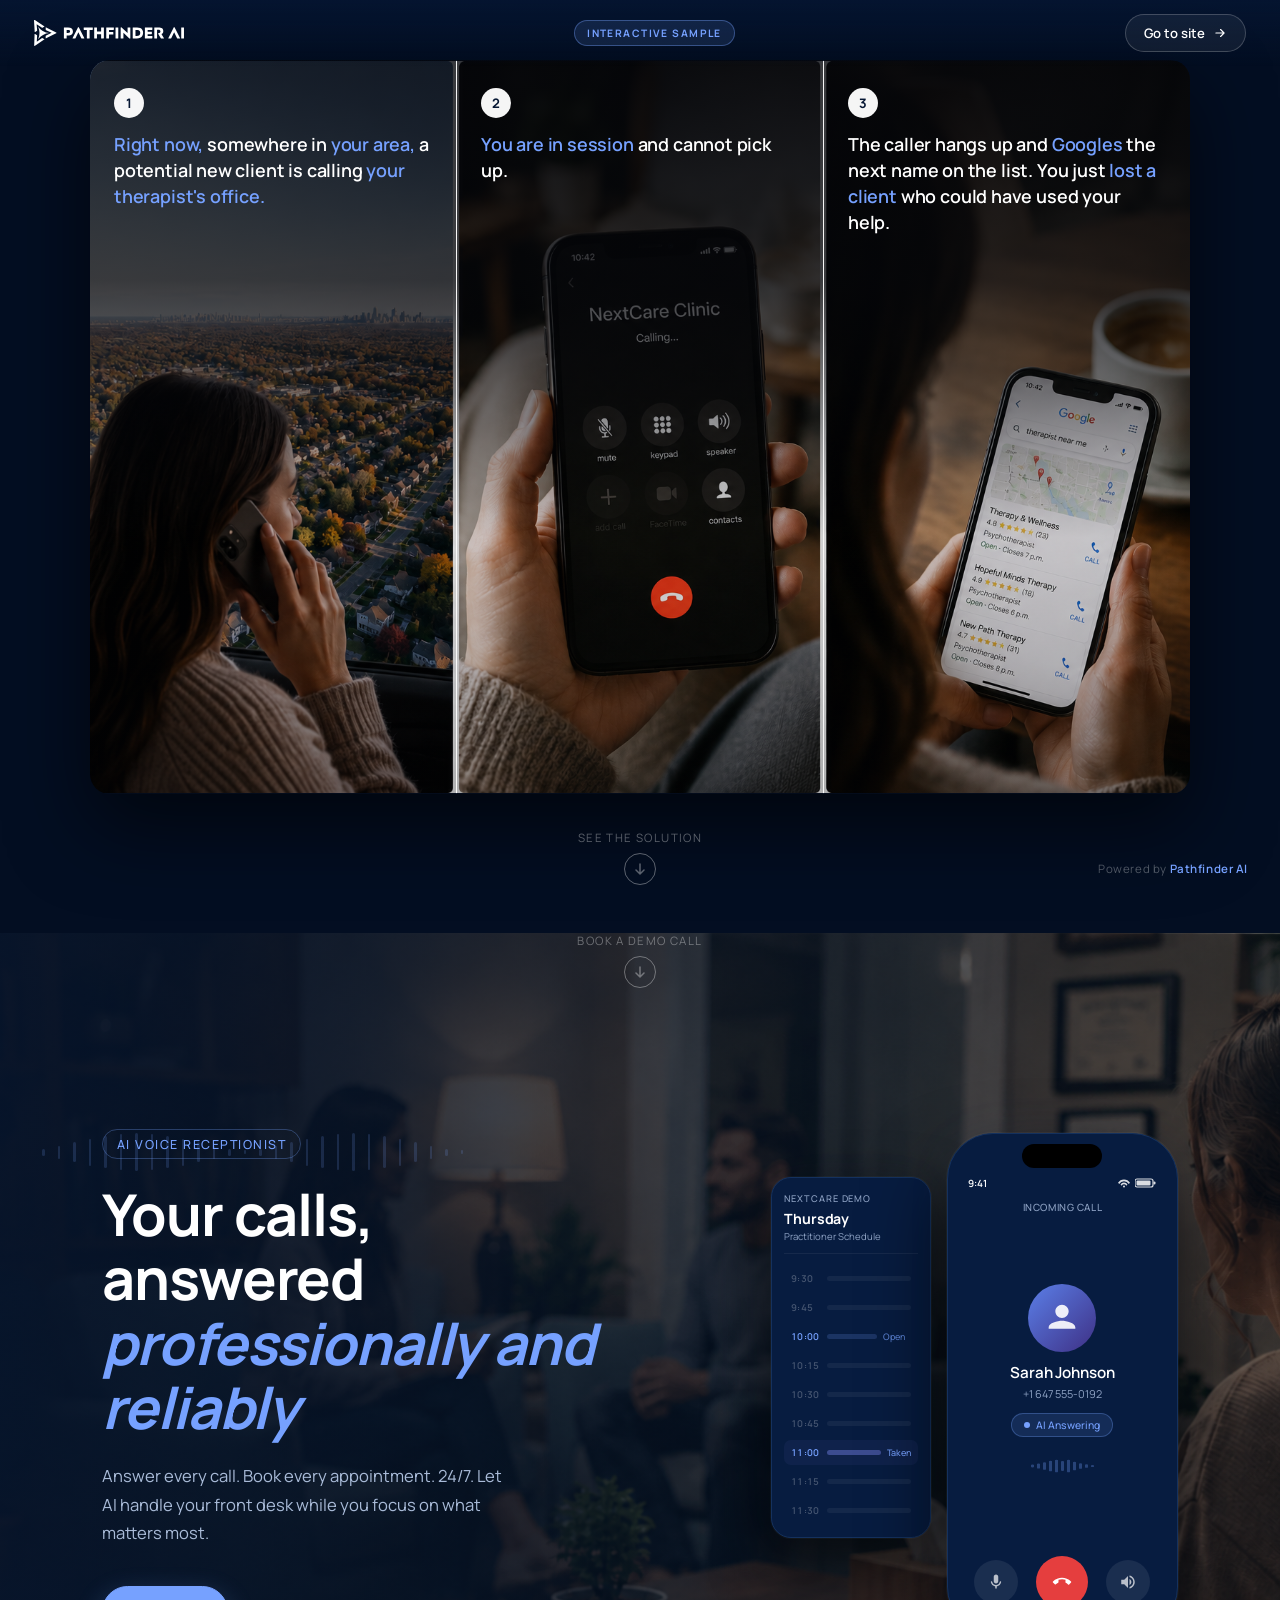
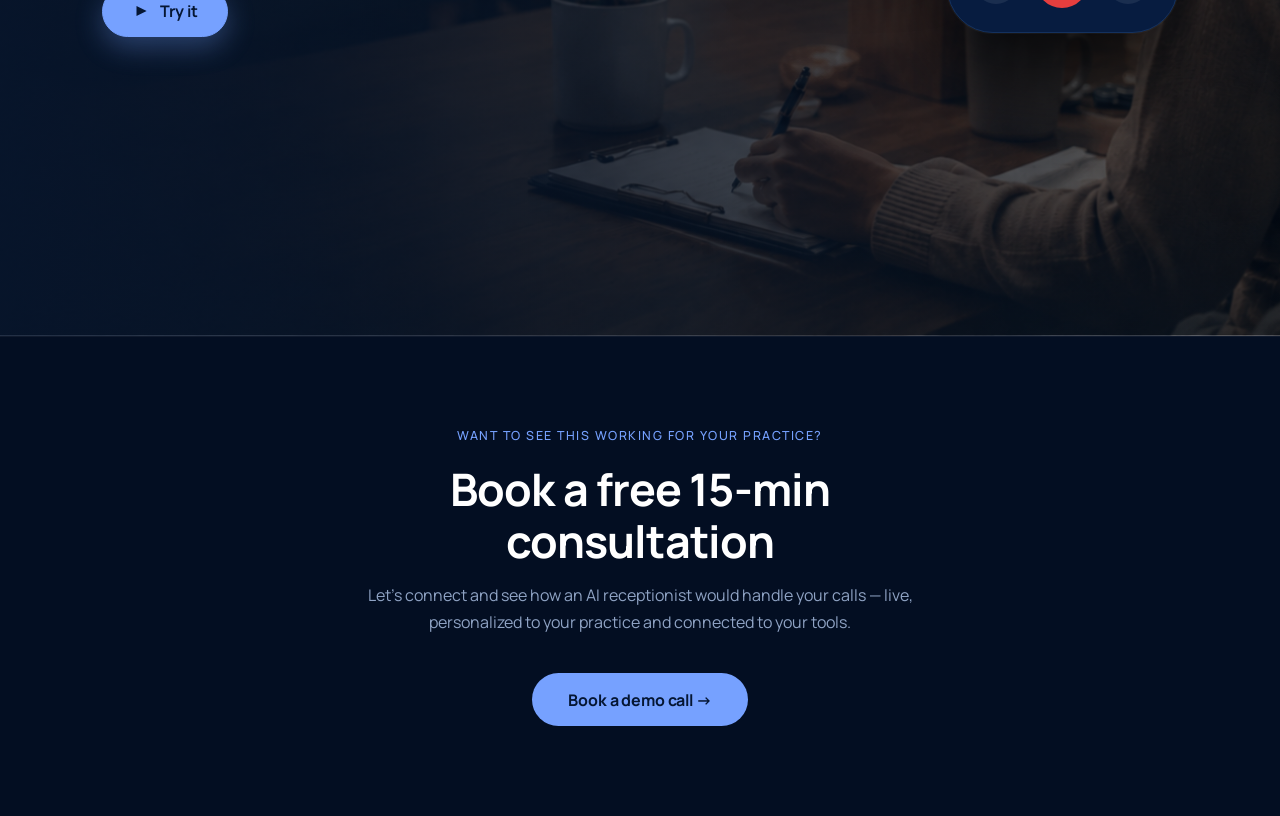
<file: Borrador ES/Demos/Demo_Eng/nextcare_landing.html>
<!DOCTYPE html>
<html lang="en">
<head>
  <meta charset="UTF-8">
  <meta name="viewport" content="width=device-width, initial-scale=1.0">
  <meta name="theme-color" content="#051633">
  <meta name="description" content="Interactive sample of Mary, the AI voice receptionist by Pathfinder AI Agency: she answers the call, checks the calendar and confirms the appointment.">
  <meta property="og:title" content="Mary, AI voice receptionist | Pathfinder AI Agency sample">
  <meta property="og:description" content="Interactive sample of Mary, the AI voice receptionist by Pathfinder AI Agency: she answers the call, checks the calendar and confirms the appointment.">
  <meta property="og:type" content="website">
  <meta property="og:image" content="https://pathfinderaiagency.com/assets/img/pathfinder-social.svg">
  <meta name="twitter:card" content="summary_large_image">
  <title>Mary — AI Receptionist | Pathfinder AI Sample</title>
  <link rel="icon" href="../../assets/img/favicon.svg" type="image/svg+xml">
  <style>
    /* Tipografia de marca autohospedada, sin peticiones a CDN */
    @font-face {
      font-family: 'Manrope';
      src: url('../../assets/fonts/Manrope-VariableFont_wght.ttf') format('truetype-variations');
      font-weight: 200 800;
      font-style: normal;
      font-display: swap;
    }
  </style>
  <style>
    *, *::before, *::after { box-sizing: border-box; margin: 0; padding: 0; }

    :root {
      --teal: #76A1FF;
      --teal-dark: #5B7FE8;
      --dark: #051633;
      --phone-bg: #0A2050;
      --phone-border: #14315E;
      --text-muted: #8FA3C4;
    }

    html { scroll-behavior: smooth; }

    body {
      font-family: 'Manrope', 'Segoe UI', Arial, Helvetica, sans-serif;
      background-color: var(--dark);
      color: #fff;
      min-height: 100vh;
      overflow-x: hidden;
      overflow-y: auto;
    }

    /* ── BACKGROUND ────────────────────────────────────── */
    .bg {
      position: absolute;
      inset: 0;
      z-index: 0;
      background: url('bg_therapy_room.png') center 30% / cover no-repeat;
    }
    .bg::after {
      content: '';
      position: absolute;
      inset: 0;
      background:
        linear-gradient(
          to right,
          rgba(5, 22, 51, 0.70) 0%,
          rgba(5, 22, 51, 0.45) 45%,
          rgba(5, 22, 51, 0.25) 100%
        );
    }

    .hero-wrapper {
      position: relative;
      overflow: clip;
    }

    .hero-wrapper > .scroll-cue {
      position: sticky;
      bottom: 32px;
      z-index: 10;
      padding-top: 0;
    }

    /* ── LAYOUT ─────────────────────────────────────────── */
    .hero {
      position: relative;
      z-index: 1;
      display: flex;
      align-items: center;
      justify-content: space-between;
      min-height: 100vh;
      padding: 0 8vw;
      gap: 4vw;
    }

    /* ── LEFT COPY ──────────────────────────────────────── */
    .copy {
      flex: 1;
      max-width: 520px;
      position: relative;
    }

    /* ── VOICE WAVE (L→R traveling) ────────────────────── */
    .voice-wave {
      position: absolute;
      top: 0px;
      left: -60px;
      display: flex;
      align-items: center;
      gap: 13px;
      height: 46px;
      pointer-events: none;
      z-index: -1;
      opacity: 0.17;
    }

    .vw-bar {
      width: 2.5px;
      border-radius: 2px;
      background: var(--teal);
      flex-shrink: 0;
      transform-origin: center;
      animation: vwWave 2.4s ease-in-out infinite;
    }

    @keyframes vwWave {
      0%, 100% { transform: scaleY(0.12); }
      50%       { transform: scaleY(1); }
    }

    .eyebrow {
      display: inline-block;
      font-size: 0.78rem;
      font-weight: 500;
      letter-spacing: 0.12em;
      text-transform: uppercase;
      color: var(--teal);
      margin-bottom: 1.4rem;
      border: 1px solid rgba(118,161,255, 0.3);
      padding: 0.35rem 0.85rem;
      border-radius: 99px;
    }

    h1 {
      font-size: clamp(2.4rem, 4.5vw, 3.8rem);
      font-weight: 700;
      line-height: 1.12;
      letter-spacing: -0.02em;
      margin-bottom: 1.4rem;
    }

    h1 em {
      font-style: italic;
      color: var(--teal);
    }

    .subtext {
      font-size: clamp(0.95rem, 1.3vw, 1.1rem);
      font-weight: 400;
      line-height: 1.7;
      color: #A9BBD8;
      max-width: 400px;
      margin-bottom: 2.4rem;
    }

    .try-btn {
      display: inline-flex;
      align-items: center;
      gap: 0.6rem;
      background: #76A1FF;
      border: 1.5px solid #76A1FF;
      color: #051633;
      font-size: 1rem;
      font-weight: 700;
      font-family: inherit;
      padding: 0.85rem 1.8rem;
      border-radius: 999px;
      cursor: pointer;
      transition: all 0.2s ease;
      box-shadow: 0 10px 28px rgba(118,161,255,0.32);
    }

    .try-btn:hover {
      background: #92B4FF;
      border-color: #92B4FF;
      color: #051633;
      transform: translateY(-2px);
      box-shadow: 0 14px 34px rgba(118,161,255,0.42);
    }

    .try-btn.playing {
      background: rgba(118,161,255,0.14);
      border-color: rgba(118,161,255,0.55);
      color: #76A1FF;
      box-shadow: none;
    }

    .play-icon {
      width: 18px;
      height: 18px;
      display: flex;
      align-items: center;
      justify-content: center;
    }

    /* ── DEMO PAIR: phone + calendar ────────────────────── */
    .demo-pair {
      display: flex;
      align-items: flex-start;
      gap: 16px;
      flex: 0 0 auto;
      overflow: visible;
    }

    /* ── CALENDAR WIDGET ────────────────────────────────── */
    .calendar-widget {
      background: #071C40;
      border: 1.5px solid #14315E;
      border-radius: 20px;
      padding: 14px 12px;
      width: 160px;
      flex-shrink: 0;
      box-shadow:
        0 0 0 1px rgba(255,255,255,0.03),
        0 24px 60px rgba(0,0,0,0.7),
        0 0 40px rgba(118,161,255,0.03);
      margin-top: 44px;
    }

    .cal-header {
      margin-bottom: 12px;
      padding-bottom: 10px;
      border-bottom: 1px solid rgba(255,255,255,0.06);
    }

    .cal-practice {
      font-size: 0.58rem;
      color: var(--text-muted);
      font-weight: 500;
      letter-spacing: 0.1em;
      text-transform: uppercase;
      margin-bottom: 4px;
    }

    .cal-day {
      font-size: 0.88rem;
      font-weight: 700;
      color: #fff;
      letter-spacing: -0.01em;
    }

    .cal-date-sub {
      font-size: 0.6rem;
      color: var(--text-muted);
      margin-top: 2px;
    }

    .cal-slots {
      display: flex;
      flex-direction: column;
      gap: 4px;
    }

    .cal-slot {
      display: flex;
      align-items: center;
      gap: 6px;
      padding: 5px 6px;
      border-radius: 7px;
      border: 1px solid transparent;
      transition: background 0.4s ease, border-color 0.4s ease;
    }

    .slot-time {
      font-size: 0.59rem;
      font-weight: 600;
      color: rgba(255,255,255,0.25);
      min-width: 30px;
      flex-shrink: 0;
      letter-spacing: 0.02em;
      font-variant-numeric: tabular-nums;
    }

    .slot-bar {
      flex: 1;
      height: 5px;
      border-radius: 3px;
      background: rgba(255,255,255,0.05);
      transition: background 0.4s ease;
    }

    /* Taken (11:00) */
    .cal-slot.taken {
      background: rgba(129,140,248,0.06);
    }
    .cal-slot.taken .slot-time {
      color: #76A1FF;
    }
    .cal-slot.taken .slot-bar {
      background: rgba(129,140,248,0.4);
    }
    .slot-taken-label {
      font-size: 0.56rem;
      font-weight: 500;
      color: #76A1FF;
      white-space: nowrap;
    }

    /* Bookable (10:00 open) */
    .cal-slot.bookable .slot-time {
      color: var(--teal);
    }
    .cal-slot.bookable .slot-bar {
      background: rgba(118,161,255,0.18);
    }

    /* Label swap: Open ↔ Sarah J. */
    .slot-open-label {
      font-size: 0.56rem;
      font-weight: 500;
      color: rgba(118,161,255,0.75);
      white-space: nowrap;
      overflow: hidden;
      max-width: 28px;
      opacity: 1;
      transition: max-width 0.35s ease, opacity 0.25s ease;
    }
    .slot-booked-name {
      font-size: 0.56rem;
      font-weight: 600;
      color: #fff;
      white-space: nowrap;
      overflow: hidden;
      max-width: 0;
      opacity: 0;
      transition: max-width 0.35s ease 0.1s, opacity 0.3s ease 0.1s;
    }

    /* Booked state (applied by JS) */
    .cal-slot.booked {
      background: rgba(118,161,255,0.09) !important;
      border-color: rgba(118,161,255,0.22) !important;
    }
    .cal-slot.booked .slot-bar {
      background: var(--teal) !important;
    }
    .cal-slot.booked .slot-open-label {
      max-width: 0;
      opacity: 0;
    }
    .cal-slot.booked .slot-booked-name {
      max-width: 48px;
      opacity: 1;
    }

    @keyframes bookingFlash {
      0%   { box-shadow: 0 0 0 0 rgba(118,161,255,0.55); }
      70%  { box-shadow: 0 0 0 8px rgba(118,161,255,0); }
      100% { box-shadow: 0 0 0 0 rgba(118,161,255,0); }
    }
    .cal-slot.booking-flash {
      animation: bookingFlash 0.65s ease-out;
    }

    /* ── PHONE MOCKUP ───────────────────────────────────── */
    .phone-wrap {
      flex: 0 0 auto;
      position: relative;
      width: clamp(200px, 18vw, 240px);
    }

    .phone {
      background: #071C40;
      border: 1.5px solid #14315E;
      border-radius: 46px;
      aspect-ratio: 9 / 19.5;
      display: flex;
      flex-direction: column;
      padding: 10px 14px 24px;
      box-shadow:
        0 0 0 1px rgba(255,255,255,0.04),
        0 40px 80px rgba(0,0,0,0.8),
        0 0 50px rgba(118,161,255, 0.05);
      position: relative;
      overflow: hidden;
    }

    .phone::before {
      content: '';
      flex-shrink: 0;
      display: block;
      width: 80px;
      height: 24px;
      background: #000;
      border-radius: 20px;
      margin: 0 auto 8px;
    }

    .status-bar {
      display: flex;
      flex-shrink: 0;
      justify-content: space-between;
      align-items: center;
      padding: 0 6px;
      margin-bottom: 10px;
      font-size: 0.62rem;
      font-weight: 600;
      color: #fff;
    }

    .status-icons {
      display: flex;
      gap: 4px;
      align-items: center;
    }

    .call-label {
      flex-shrink: 0;
      text-align: center;
      font-size: 0.62rem;
      color: var(--text-muted);
      font-weight: 500;
      letter-spacing: 0.06em;
      text-transform: uppercase;
      margin-bottom: 10px;
    }

    .phone-spacer { flex: 1; }

    .avatar {
      width: 68px;
      height: 68px;
      flex-shrink: 0;
      border-radius: 50%;
      background: linear-gradient(135deg, var(--teal-dark), #3E3085);
      display: flex;
      align-items: center;
      justify-content: center;
      margin: 0 auto 10px;
    }

    .avatar svg { opacity: 0.9; }

    .caller-name {
      flex-shrink: 0;
      text-align: center;
      font-size: 0.95rem;
      font-weight: 600;
      letter-spacing: -0.01em;
      margin-bottom: 3px;
    }

    .caller-number {
      flex-shrink: 0;
      text-align: center;
      font-size: 0.68rem;
      color: var(--text-muted);
      margin-bottom: 12px;
    }

    .ai-badge {
      flex-shrink: 0;
      display: flex;
      align-items: center;
      gap: 6px;
      background: rgba(118,161,255, 0.12);
      border: 1px solid rgba(118,161,255, 0.3);
      border-radius: 99px;
      padding: 4px 12px;
      width: fit-content;
      margin: 0 auto 14px;
      font-size: 0.65rem;
      font-weight: 500;
      color: var(--teal);
    }

    .ai-dot {
      width: 6px;
      height: 6px;
      background: var(--teal);
      border-radius: 50%;
      animation: pulse-dot 1.4s infinite;
    }

    @keyframes pulse-dot {
      0%, 100% { opacity: 1; transform: scale(1); }
      50% { opacity: 0.4; transform: scale(0.7); }
    }

    /* ── WAVEFORM ───────────────────────────────────────── */
    .waveform {
      flex-shrink: 0;
      display: flex;
      align-items: center;
      justify-content: center;
      gap: 3px;
      height: 30px;
      margin-bottom: 16px;
    }

    .wave-bar {
      width: 3px;
      border-radius: 3px;
      background: var(--teal);
      opacity: 0.5;
      transition: opacity 0.3s;
    }

    .wave-bar:nth-child(1)  { height: 8px;  animation: wave 1.2s ease-in-out infinite 0.0s; }
    .wave-bar:nth-child(2)  { height: 14px; animation: wave 1.2s ease-in-out infinite 0.1s; }
    .wave-bar:nth-child(3)  { height: 22px; animation: wave 1.2s ease-in-out infinite 0.2s; }
    .wave-bar:nth-child(4)  { height: 30px; animation: wave 1.2s ease-in-out infinite 0.15s; }
    .wave-bar:nth-child(5)  { height: 36px; animation: wave 1.2s ease-in-out infinite 0.05s; }
    .wave-bar:nth-child(6)  { height: 28px; animation: wave 1.2s ease-in-out infinite 0.25s; }
    .wave-bar:nth-child(7)  { height: 36px; animation: wave 1.2s ease-in-out infinite 0.1s; }
    .wave-bar:nth-child(8)  { height: 24px; animation: wave 1.2s ease-in-out infinite 0.2s; }
    .wave-bar:nth-child(9)  { height: 16px; animation: wave 1.2s ease-in-out infinite 0.05s; }
    .wave-bar:nth-child(10) { height: 10px; animation: wave 1.2s ease-in-out infinite 0.15s; }
    .wave-bar:nth-child(11) { height: 6px;  animation: wave 1.2s ease-in-out infinite 0.3s; }

    @keyframes wave {
      0%, 100% { transform: scaleY(0.35); opacity: 0.4; }
      50%       { transform: scaleY(1);    opacity: 0.9; }
    }

    .waveform.paused .wave-bar {
      animation-play-state: paused;
      transform: scaleY(0.35);
      opacity: 0.3;
    }

    /* ── CALL BUTTONS ───────────────────────────────────── */
    .call-btns {
      flex-shrink: 0;
      display: flex;
      justify-content: center;
      align-items: center;
      gap: 18px;
    }

    .cbtn {
      width: 44px;
      height: 44px;
      border-radius: 50%;
      display: flex;
      align-items: center;
      justify-content: center;
      background: rgba(255,255,255,0.08);
    }

    .cbtn.end {
      width: 52px;
      height: 52px;
      background: #e53e3e;
    }

    .cbtn svg { width: 18px; height: 18px; }

    /* ── NOTIFICATION BADGE ─────────────────────────────── */
    .notif {
      position: absolute;
      z-index: 20;
      display: flex;
      align-items: center;
      gap: 8px;
      background: rgba(18, 24, 36, 0.92);
      border: 1px solid rgba(255,255,255,0.1);
      border-radius: 12px;
      padding: 8px 12px;
      backdrop-filter: blur(12px);
      box-shadow: 0 8px 32px rgba(0,0,0,0.4);
      opacity: 0;
      transition: opacity 0.4s ease, transform 0.4s ease;
    }

    .notif.visible { opacity: 1; }

    .notif-handled {
      right: -80px;
      bottom: 90px;
      transform: translateX(10px);
      min-width: 148px;
    }
    .notif-handled.visible { transform: translateX(0); }

    .notif-icon {
      width: 30px;
      height: 30px;
      border-radius: 8px;
      display: flex;
      align-items: center;
      justify-content: center;
      background: linear-gradient(135deg, var(--teal-dark), #3E3085);
      flex-shrink: 0;
    }

    .notif-icon.green { background: linear-gradient(135deg, #4FC79B, #1E7A5C); }

    .notif-text strong {
      display: block;
      font-size: 0.72rem;
      font-weight: 600;
      color: #fff;
    }

    .notif-text span {
      font-size: 0.66rem;
      color: var(--text-muted);
    }

    /* ── FOOTER TAG ─────────────────────────────────────── */
    .powered {
      position: fixed;
      bottom: 24px;
      right: 32px;
      z-index: 2;
      font-size: 0.72rem;
      color: rgba(255,255,255,0.3);
      letter-spacing: 0.05em;
    }

    .powered span { color: var(--teal); }

    /* ── PROBLEM SECTION ────────────────────────────────── */
    .problem-section {
      position: relative;
      min-height: 100vh;
      display: flex;
      flex-direction: column;
      align-items: center;
      justify-content: center;
      background: #030E22;
      padding: 60px 6vw 0;
    }

    .problem-panels {
      width: 100%;
      max-width: 1100px;
      border-radius: 20px;
      overflow: hidden;
      box-shadow: 0 32px 80px rgba(0,0,0,0.6);
      display: flex;
    }

    .panel {
      flex: 1;
      position: relative;
      aspect-ratio: 1 / 2;
      background-image: url('problem_panels.png');
      background-size: 300% auto;
      background-repeat: no-repeat;
    }

    .panel:nth-child(1) { background-position: 0% 30%; }
    .panel:nth-child(2) { background-position: 50% 30%; }
    .panel:nth-child(3) { background-position: 100% 30%; }

    .panel::before {
      content: '';
      position: absolute;
      inset: 0;
      background: linear-gradient(
        to bottom,
        rgba(5,6,10,0.78) 0%,
        rgba(5,6,10,0.78) 30%,
        rgba(5,6,10,0.15) 65%,
        rgba(5,6,10,0.30) 100%
      );
    }

    .panel + .panel { border-left: 1px solid rgba(255,255,255,0.06); }

    .panel-content {
      position: absolute;
      inset: 0;
      padding: 28px 24px;
      display: flex;
      flex-direction: column;
    }

    .panel-num {
      width: 30px;
      height: 30px;
      border-radius: 50%;
      background: rgba(255,255,255,0.96);
      color: #051633;
      font-family: 'Manrope', 'Segoe UI', Arial, sans-serif;
      font-size: 0.82rem;
      font-weight: 700;
      display: flex;
      align-items: center;
      justify-content: center;
      margin-bottom: 14px;
      flex-shrink: 0;
    }

    .panel-text {
      font-family: 'Manrope', 'Segoe UI', Arial, sans-serif;
      font-size: clamp(0.95rem, 1.4vw, 1.15rem);
      font-weight: 600;
      line-height: 1.45;
      color: #FFFFFF;
      letter-spacing: -0.01em;
    }

    .panel-text .accent { color: #76A1FF; }

    .scroll-cue {
      display: flex;
      flex-direction: column;
      align-items: center;
      gap: 8px;
      padding: 36px 0 48px;
      color: rgba(255,255,255,0.35);
      font-size: 0.72rem;
      letter-spacing: 0.12em;
      text-transform: uppercase;
      cursor: pointer;
      transition: color 0.2s;
      text-decoration: none;
    }

    .scroll-cue:hover { color: var(--teal); }

    .scroll-arrow {
      width: 32px;
      height: 32px;
      border: 1.5px solid currentColor;
      border-radius: 50%;
      display: flex;
      align-items: center;
      justify-content: center;
      animation: bob 2s ease-in-out infinite;
    }

    @keyframes bob {
      0%, 100% { transform: translateY(0); }
      50%       { transform: translateY(5px); }
    }

    /* ── CTA SECTION ────────────────────────────────────── */
    .cta-section {
      background: #030E22;
      padding: 90px 8vw;
      display: flex;
      align-items: center;
      justify-content: center;
      text-align: center;
      border-top: 1px solid rgba(255,255,255,0.05);
    }

    .cta-inner { max-width: 560px; }

    .cta-eyebrow {
      font-size: 0.78rem;
      font-weight: 500;
      letter-spacing: 0.12em;
      text-transform: uppercase;
      color: var(--teal);
      margin-bottom: 1.2rem;
    }

    .cta-inner h2 {
      font-size: clamp(1.9rem, 3.5vw, 2.8rem);
      font-weight: 700;
      line-height: 1.15;
      letter-spacing: -0.02em;
      margin-bottom: 1rem;
    }

    .cta-subtext {
      font-size: 1rem;
      color: #8FA3C4;
      line-height: 1.65;
      margin-bottom: 2.4rem;
    }

    .cta-btn {
      display: inline-flex;
      align-items: center;
      gap: 0.5rem;
      background: var(--teal);
      color: #051633;
      font-size: 1rem;
      font-weight: 700;
      font-family: inherit;
      padding: 0.95rem 2.3rem;
      border-radius: 999px;
      text-decoration: none;
      transition: all 0.2s ease;
      letter-spacing: -0.01em;
    }

    .cta-btn:hover {
      background: #92B4FF;
      transform: translateY(-2px);
      box-shadow: 0 10px 34px rgba(118,161,255,0.38);
    }

    /* ── RESPONSIVE ─────────────────────────────────────── */
    @media (max-width: 960px) {
      .hero {
        flex-direction: column;
        justify-content: center;
        padding: 60px 6vw 40px;
        gap: 40px;
        overflow: auto;
        min-height: 100dvh;
      }
      .copy { max-width: 100%; }
      .hero { padding-top: 96px; }
      .problem-section { padding-top: 96px; }
      body { overflow: auto; }
      .demo-pair { justify-content: center; }
      .notif-handled { right: -30px; }
    }

    @media (max-width: 560px) {
      .calendar-widget { display: none; }
    }
    /* Los tres paneles del problema se apilan en pantallas estrechas:
       en fila quedaban tan angostos que el texto se cortaba. */
    @media (max-width: 760px) {
      .problem-section { padding-bottom: 40px; }
      .problem-panels {
        flex-direction: column;
        max-width: 460px;
        gap: 2px;
        border-radius: 16px;
      }
      .panel { aspect-ratio: 16 / 9; }
      .panel:nth-child(1) { background-position: 0% 26%; }
      .panel:nth-child(2) { background-position: 50% 26%; }
      .panel:nth-child(3) { background-position: 100% 26%; }
      .panel-content { padding: 20px 20px; }
      .panel-text { font-size: 1rem; line-height: 1.4; }
      .panel-num { width: 26px; height: 26px; font-size: 0.8rem; }
      /* El sello fijo se solapaba con el telefono en pantallas cortas;
         la barra superior ya lleva la marca. */
      .powered { display: none; }
    }

    /* ── MARCA PATHFINDER ───────────────────────────────── */
    .pf-bar {
      position: fixed;
      top: 0; left: 0; right: 0;
      z-index: 60;
      display: flex;
      align-items: center;
      justify-content: space-between;
      gap: 16px;
      padding: 14px clamp(16px, 4vw, 34px);
      background: linear-gradient(180deg, rgba(5,22,51,.82), rgba(5,22,51,0));
      pointer-events: none;
    }
    .pf-bar > * { pointer-events: auto; }
    .pf-home { display: flex; align-items: center; gap: 12px; text-decoration: none; }
    .pf-home img { width: 150px; height: auto; display: block; }
    .pf-tag {
      padding: 5px 12px;
      border: 1px solid rgba(118,161,255,.38);
      border-radius: 999px;
      background: rgba(118,161,255,.13);
      color: #76A1FF;
      font-size: 0.64rem;
      font-weight: 700;
      letter-spacing: 0.14em;
      text-transform: uppercase;
      white-space: nowrap;
    }
    .pf-back {
      display: inline-flex;
      align-items: center;
      gap: 8px;
      padding: 9px 18px;
      border: 1px solid rgba(255,255,255,.2);
      border-radius: 999px;
      background: rgba(255,255,255,.06);
      color: #fff;
      font-family: inherit;
      font-size: 0.82rem;
      font-weight: 600;
      text-decoration: none;
      white-space: nowrap;
      transition: background-color .25s ease, border-color .25s ease;
    }
    .pf-back:hover { background: rgba(255,255,255,.13); border-color: rgba(255,255,255,.4); }
    .pf-back svg { width: 14px; height: 14px; }

    .powered a {
      color: #76A1FF;
      text-decoration: none;
      font-weight: 600;
      transition: color .2s ease;
    }
    .powered a:hover { color: #92B4FF; }

    @media (max-width: 620px) {
      .pf-home img { width: 122px; }
      .pf-tag { display: none; }
      .pf-back { padding: 8px 14px; font-size: 0.76rem; }
      .powered img { width: 112px; }
    }
  </style>
</head>
<body>

  <!-- Barra de marca Pathfinder -->
  <div class="pf-bar">
    <a class="pf-home" href="../../index.html" aria-label="Pathfinder AI Agency">
      <img src="../../assets/img/pathfinder-logo-light.svg" width="150" height="26" alt="Pathfinder AI Agency">
    </a>
    <span class="pf-tag">Interactive sample</span>
    <a class="pf-back" href="../../index.html">
      <span>Go to site</span>
      <svg viewBox="0 0 24 24" fill="none" stroke="currentColor" stroke-width="2" stroke-linecap="round" stroke-linejoin="round"><path d="M5 12h14M13 6l6 6-6 6"/></svg>
    </a>
  </div>

  <!-- SECTION 1 — THE PROBLEM -->
  <section class="problem-section">
    <div class="problem-panels">

      <div class="panel">
        <div class="panel-content">
          <div class="panel-num">1</div>
          <p class="panel-text">
            <span class="accent">Right now,</span> somewhere in
            <span class="accent">your area,</span> a potential
            new client is calling <span class="accent">your therapist's office.</span>
          </p>
        </div>
      </div>

      <div class="panel">
        <div class="panel-content">
          <div class="panel-num">2</div>
          <p class="panel-text">
            <span class="accent">You are in session</span>
            and cannot pick up.
          </p>
        </div>
      </div>

      <div class="panel">
        <div class="panel-content">
          <div class="panel-num">3</div>
          <p class="panel-text">
            The caller hangs up and <span class="accent">Googles</span> the next name on the list. You just <span class="accent">lost a client</span> who could have used your help.
          </p>
        </div>
      </div>

    </div>
    <a class="scroll-cue" href="#solution">
      <span>See the solution</span>
      <div class="scroll-arrow">
        <svg width="12" height="12" viewBox="0 0 12 12" fill="currentColor">
          <path d="M6 1v9M2 7l4 4 4-4" stroke="currentColor" stroke-width="1.5" fill="none" stroke-linecap="round" stroke-linejoin="round"/>
        </svg>
      </div>
    </a>
  </section>

  <!-- SECTION 2 — THE SOLUTION -->
  <div class="hero-wrapper">
  <div class="bg"></div>

  <section class="hero" id="solution">

    <!-- LEFT: COPY -->
    <div class="copy">
      <!-- Ambient voice waveform — L→R traveling signal -->
      <div class="voice-wave" aria-hidden="true">
        <div class="vw-bar" style="height:7px"></div>
        <div class="vw-bar" style="height:13px"></div>
        <div class="vw-bar" style="height:20px"></div>
        <div class="vw-bar" style="height:27px"></div>
        <div class="vw-bar" style="height:32px"></div>
        <div class="vw-bar" style="height:36px"></div>
        <div class="vw-bar" style="height:38px"></div>
        <div class="vw-bar" style="height:36px"></div>
        <div class="vw-bar" style="height:32px"></div>
        <div class="vw-bar" style="height:27px"></div>
        <div class="vw-bar" style="height:20px"></div>
        <div class="vw-bar" style="height:13px"></div>
        <div class="vw-bar" style="height:7px"></div>
        <div class="vw-bar" style="height:4px"></div>
        <div class="vw-bar" style="height:7px"></div>
        <div class="vw-bar" style="height:13px"></div>
        <div class="vw-bar" style="height:20px"></div>
        <div class="vw-bar" style="height:27px"></div>
        <div class="vw-bar" style="height:32px"></div>
        <div class="vw-bar" style="height:36px"></div>
        <div class="vw-bar" style="height:38px"></div>
        <div class="vw-bar" style="height:36px"></div>
        <div class="vw-bar" style="height:32px"></div>
        <div class="vw-bar" style="height:27px"></div>
        <div class="vw-bar" style="height:20px"></div>
        <div class="vw-bar" style="height:13px"></div>
        <div class="vw-bar" style="height:7px"></div>
        <div class="vw-bar" style="height:4px"></div>
      </div>

      <div class="eyebrow">AI Voice Receptionist</div>
      <h1>Your calls,<br>answered<br><em>professionally and reliably</em></h1>
      <p class="subtext">Answer every call. Book every appointment. 24/7. Let AI handle your front desk while you focus on what matters most.</p>

      <button class="try-btn" id="try-btn" onclick="toggleAudio()">
        <span class="play-icon" id="play-icon">
          <svg viewBox="0 0 16 16" fill="currentColor">
            <path d="M4 3.5l9 4.5-9 4.5V3.5z"/>
          </svg>
        </span>
        <span id="btn-label">Try it</span>
      </button>
    </div>

    <!-- RIGHT: CALENDAR + PHONE -->
    <div class="demo-pair">

      <!-- CALENDAR WIDGET -->
      <div class="calendar-widget">
        <div class="cal-header">
          <div class="cal-practice">NextCare Demo</div>
          <div class="cal-day">Thursday</div>
          <div class="cal-date-sub">Practitioner Schedule</div>
        </div>
        <div class="cal-slots">

          <div class="cal-slot available">
            <span class="slot-time">9:30</span>
            <div class="slot-bar"></div>
          </div>

          <div class="cal-slot available">
            <span class="slot-time">9:45</span>
            <div class="slot-bar"></div>
          </div>

          <!-- 10:00 — open, animates to booked when Mary confirms -->
          <div class="cal-slot bookable" id="slot-10am">
            <span class="slot-time">10:00</span>
            <div class="slot-bar"></div>
            <span class="slot-open-label">Open</span>
            <span class="slot-booked-name">Sarah J.</span>
          </div>

          <div class="cal-slot available">
            <span class="slot-time">10:15</span>
            <div class="slot-bar"></div>
          </div>

          <div class="cal-slot available">
            <span class="slot-time">10:30</span>
            <div class="slot-bar"></div>
          </div>

          <div class="cal-slot available">
            <span class="slot-time">10:45</span>
            <div class="slot-bar"></div>
          </div>

          <!-- 11:00 — already taken -->
          <div class="cal-slot taken">
            <span class="slot-time">11:00</span>
            <div class="slot-bar"></div>
            <span class="slot-taken-label">Taken</span>
          </div>

          <div class="cal-slot available">
            <span class="slot-time">11:15</span>
            <div class="slot-bar"></div>
          </div>

          <div class="cal-slot available">
            <span class="slot-time">11:30</span>
            <div class="slot-bar"></div>
          </div>

        </div>
      </div>

      <!-- PHONE -->
      <div class="phone-wrap">

        <div class="phone">
          <div class="status-bar">
            <span>9:41</span>
            <div class="status-icons">
              <!-- wifi -->
              <svg width="14" height="10" viewBox="0 0 14 10" fill="white" opacity="0.85">
                <path d="M7 7.5a1 1 0 110 2 1 1 0 010-2zm0-3a4 4 0 013.46 2l-1.2 1.2a2.5 2.5 0 00-4.52 0L3.54 6.5A4 4 0 017 4.5zm0-3a7 7 0 015.97 3.36L11.8 6a5.5 5.5 0 00-9.6 0L1.03 4.86A7 7 0 017 1.5z"/>
              </svg>
              <!-- battery -->
              <svg width="22" height="10" viewBox="0 0 22 10" fill="white" opacity="0.85">
                <rect x="0" y="1" width="18" height="8" rx="2" stroke="white" stroke-width="1.2" fill="none"/>
                <rect x="18.5" y="3.5" width="2" height="3" rx="1" fill="white"/>
                <rect x="1.5" y="2.5" width="14" height="5" rx="1" fill="white"/>
              </svg>
            </div>
          </div>

          <div class="call-label">Incoming Call</div>

          <div class="phone-spacer"></div>

          <div class="avatar">
            <svg width="32" height="32" viewBox="0 0 24 24" fill="white">
              <path d="M12 12c2.7 0 5-2.3 5-5s-2.3-5-5-5-5 2.3-5 5 2.3 5 5 5zm0 2c-3.3 0-10 1.7-10 5v1h20v-1c0-3.3-6.7-5-10-5z"/>
            </svg>
          </div>

          <div class="caller-name">Sarah Johnson</div>
          <div class="caller-number">+1 647 555-0192</div>

          <div class="ai-badge">
            <div class="ai-dot"></div>
            AI Answering
          </div>

          <div class="waveform paused" id="waveform">
            <div class="wave-bar"></div>
            <div class="wave-bar"></div>
            <div class="wave-bar"></div>
            <div class="wave-bar"></div>
            <div class="wave-bar"></div>
            <div class="wave-bar"></div>
            <div class="wave-bar"></div>
            <div class="wave-bar"></div>
            <div class="wave-bar"></div>
            <div class="wave-bar"></div>
            <div class="wave-bar"></div>
          </div>

          <div class="phone-spacer"></div>

          <div class="call-btns">
            <!-- Mic -->
            <div class="cbtn">
              <svg viewBox="0 0 24 24" fill="white" opacity="0.7">
                <path d="M12 14c1.66 0 3-1.34 3-3V5c0-1.66-1.34-3-3-3S9 3.34 9 5v6c0 1.66 1.34 3 3 3zm5.91-3c-.49 0-.9.36-.98.85C16.52 14.2 14.47 16 12 16s-4.52-1.8-4.93-4.15c-.08-.49-.49-.85-.98-.85-.61 0-1.09.54-1 1.14.49 3 2.89 5.35 5.91 5.78V20c0 .55.45 1 1 1s1-.45 1-1v-2.08c3.02-.43 5.42-2.78 5.91-5.78.1-.6-.39-1.14-1-1.14z"/>
              </svg>
            </div>
            <!-- End call -->
            <div class="cbtn end">
              <svg viewBox="0 0 24 24" fill="white" style="transform:rotate(135deg)">
                <path d="M6.6 10.8c1.4 2.8 3.8 5.1 6.6 6.6l2.2-2.2c.3-.3.7-.4 1-.2 1.1.4 2.3.6 3.6.6.6 0 1 .4 1 1V20c0 .6-.4 1-1 1-9.4 0-17-7.6-17-17 0-.6.4-1 1-1h3.5c.6 0 1 .4 1 1 0 1.3.2 2.5.6 3.6.1.3 0 .7-.2 1L6.6 10.8z"/>
              </svg>
            </div>
            <!-- Speaker -->
            <div class="cbtn">
              <svg viewBox="0 0 24 24" fill="white" opacity="0.7">
                <path d="M3 9v6h4l5 5V4L7 9H3zm13.5 3c0-1.77-1.02-3.29-2.5-4.03v8.05c1.48-.73 2.5-2.25 2.5-4.02zM14 3.23v2.06c2.89.86 5 3.54 5 6.71s-2.11 5.85-5 6.71v2.06c4.01-.91 7-4.49 7-8.77s-2.99-7.86-7-8.77z"/>
              </svg>
            </div>
          </div>
        </div>

        <!-- Notification: Call Handled -->
        <div class="notif notif-handled" id="notif-handled">
          <div class="notif-icon green">
            <svg viewBox="0 0 20 20" fill="white" width="15" height="15">
              <path fill-rule="evenodd" d="M16.707 5.293a1 1 0 010 1.414l-8 8a1 1 0 01-1.414 0l-4-4a1 1 0 011.414-1.414L8 12.586l7.293-7.293a1 1 0 011.414 0z" clip-rule="evenodd"/>
            </svg>
          </div>
          <div class="notif-text">
            <strong>Call Handled</strong>
            <span>in 54s</span>
          </div>
        </div>

      </div><!-- /phone-wrap -->
    </div><!-- /demo-pair -->
  </section>

  <div class="powered">Powered by <a href="../../index.html">Pathfinder AI</a></div>

  <a class="scroll-cue" href="#cta">
    <span>Book a demo call</span>
    <div class="scroll-arrow">
      <svg width="12" height="12" viewBox="0 0 12 12" fill="currentColor">
        <path d="M6 1v9M2 7l4 4 4-4" stroke="currentColor" stroke-width="1.5" fill="none" stroke-linecap="round" stroke-linejoin="round"/>
      </svg>
    </div>
  </a>
  </div><!-- /hero-wrapper -->

  <!-- SECTION 3 — CTA -->
  <section class="cta-section" id="cta">
    <div class="cta-inner">
      <p class="cta-eyebrow">Want to see this working for your practice?</p>
      <h2>Book a free 15-min consultation</h2>
      <p class="cta-subtext">Let's connect and see how an AI receptionist would handle your calls — live, personalized to your practice and connected to your tools.</p>
      <a href="https://cal.com/pathfinderai" class="cta-btn" target="_blank" rel="noopener">
        Book a demo call &rarr;
      </a>
    </div>
  </section>

  <!-- Audio -->
  <audio id="demo-audio" src="nextcare_demo_conversation.m4a" preload="auto"></audio>

  <script>
    const audio    = document.getElementById('demo-audio');
    const btn      = document.getElementById('try-btn');
    const label    = document.getElementById('btn-label');
    const icon     = document.getElementById('play-icon');
    const wave     = document.getElementById('waveform');
    const nHandled = document.getElementById('notif-handled');
    const slot10am = document.getElementById('slot-10am');

    let handledTimer, calendarTimer;

    function resetNotifs() {
      nHandled.classList.remove('visible');
    }

    function resetCalendar() {
      slot10am.classList.remove('booked', 'booking-flash');
    }

    function bookSlot() {
      slot10am.classList.add('booked', 'booking-flash');
      setTimeout(() => slot10am.classList.remove('booking-flash'), 700);
    }

    function setPlaying(state) {
      if (state) {
        btn.classList.add('playing');
        label.textContent = 'Playing…';
        icon.innerHTML = `<svg viewBox="0 0 16 16" fill="currentColor"><rect x="3" y="2" width="4" height="12" rx="1"/><rect x="9" y="2" width="4" height="12" rx="1"/></svg>`;
        wave.classList.remove('paused');
        clearTimeout(calendarTimer);
        clearTimeout(handledTimer);
        calendarTimer = setTimeout(bookSlot, 42000);
        handledTimer  = setTimeout(() => nHandled.classList.add('visible'), 54000);
      } else {
        btn.classList.remove('playing');
        label.textContent = 'Play again';
        icon.innerHTML = `<svg viewBox="0 0 16 16" fill="currentColor"><path d="M4 3.5l9 4.5-9 4.5V3.5z"/></svg>`;
        wave.classList.add('paused');
        clearTimeout(calendarTimer);
        clearTimeout(handledTimer);
      }
    }

    function toggleAudio() {
      if (audio.paused) {
        resetNotifs();
        resetCalendar();
        audio.currentTime = 0;
        audio.play().then(() => {
          setPlaying(true);
        }).catch(err => {
          console.error('Audio playback failed:', err);
          label.textContent = 'Try it';
          btn.classList.remove('playing');
          wave.classList.add('paused');
          alert('Audio blocked by browser. Please open this page via the local server at http://localhost:8080');
        });
      } else {
        audio.pause();
        audio.currentTime = 0;
        resetNotifs();
        resetCalendar();
        btn.classList.remove('playing');
        label.textContent = 'Try it';
        icon.innerHTML = `<svg viewBox="0 0 16 16" fill="currentColor"><path d="M4 3.5l9 4.5-9 4.5V3.5z"/></svg>`;
        wave.classList.add('paused');
        clearTimeout(calendarTimer);
        clearTimeout(handledTimer);
      }
    }

    audio.addEventListener('ended', () => setPlaying(false));

    // L→R traveling wave: stagger animation phase across bars
    (function() {
      const bars = document.querySelectorAll('.vw-bar');
      const dur = 2.4;
      const spread = dur / 2 - 0.1; // spread < half-period keeps direction correct
      const n = bars.length;
      bars.forEach((bar, i) => {
        bar.style.animationDelay = `${(i / (n - 1)) * spread - spread}s`;
      });
    })();
  </script>
</body>
</html>
</file>
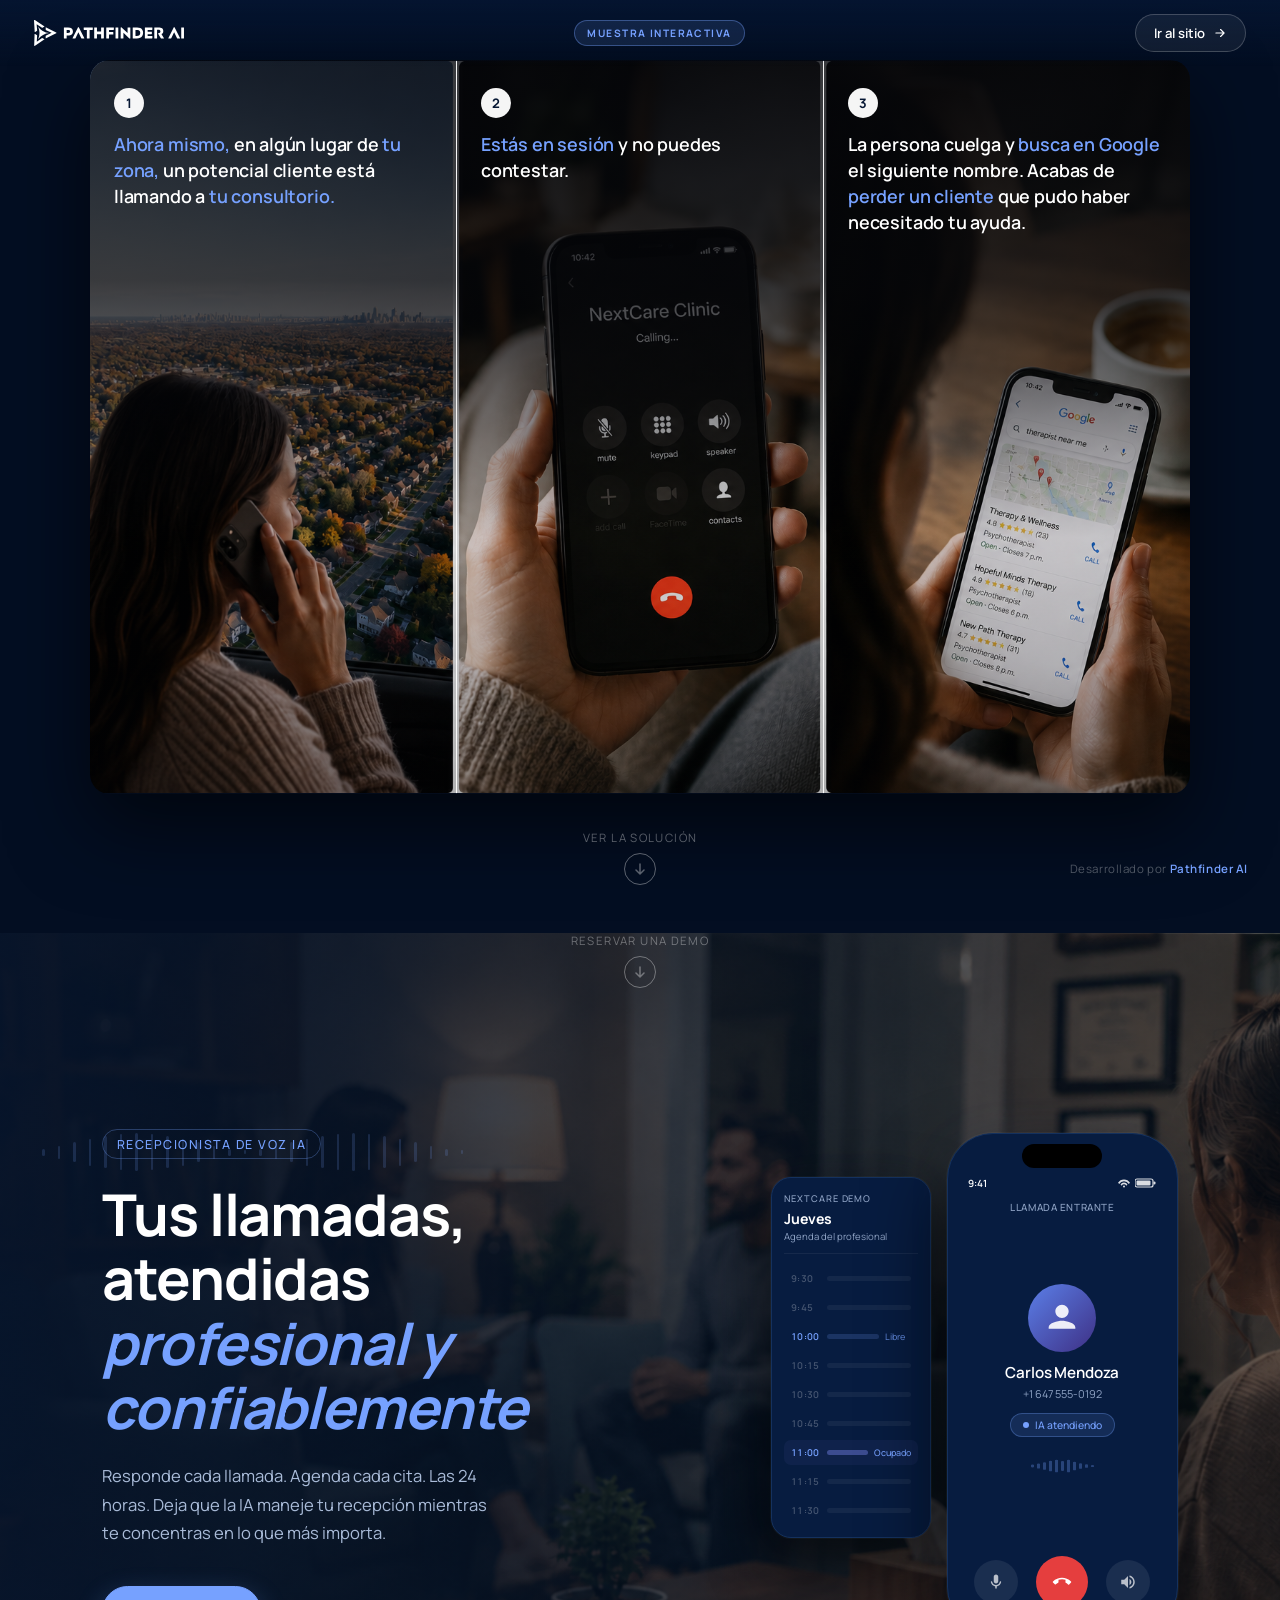
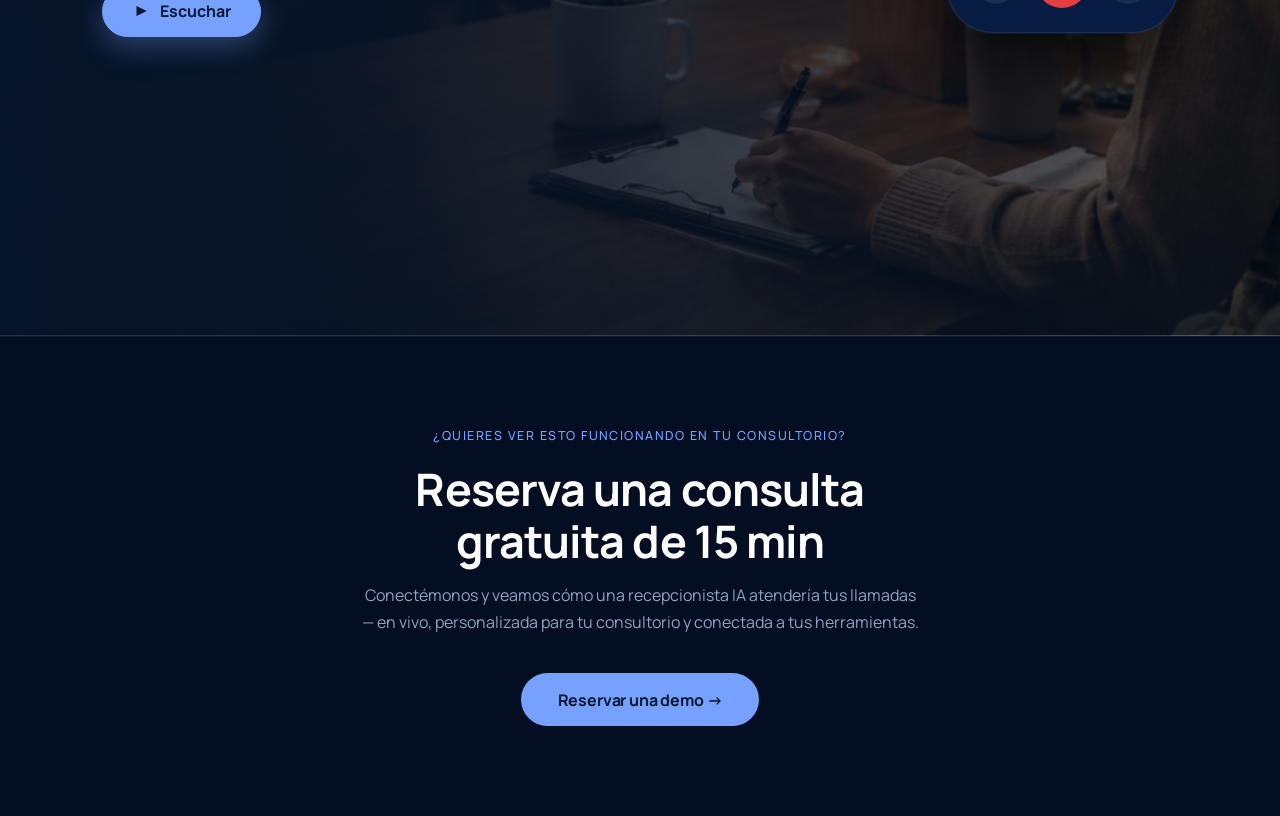
<file: Borrador ES/Demos/Demo_Esp/nextcare_landing_es.html>
<!DOCTYPE html>
<html lang="es">
<head>
  <meta charset="UTF-8">
  <meta name="viewport" content="width=device-width, initial-scale=1.0">
  <meta name="theme-color" content="#051633">
  <meta name="description" content="Muestra interactiva de Mary, la recepcionista de voz con IA de Pathfinder AI Agency: atiende la llamada, consulta la agenda y confirma la cita.">
  <meta property="og:title" content="Mary, recepcionista de voz IA | Muestra de Pathfinder AI Agency">
  <meta property="og:description" content="Muestra interactiva de Mary, la recepcionista de voz con IA de Pathfinder AI Agency: atiende la llamada, consulta la agenda y confirma la cita.">
  <meta property="og:type" content="website">
  <meta property="og:image" content="https://pathfinderaiagency.com/assets/img/pathfinder-social.svg">
  <meta name="twitter:card" content="summary_large_image">
  <title>Mary — Recepcionista IA | Muestra Pathfinder AI</title>
  <link rel="icon" href="../../assets/img/favicon.svg" type="image/svg+xml">
  <style>
    /* Tipografia de marca autohospedada, sin peticiones a CDN */
    @font-face {
      font-family: 'Manrope';
      src: url('../../assets/fonts/Manrope-VariableFont_wght.ttf') format('truetype-variations');
      font-weight: 200 800;
      font-style: normal;
      font-display: swap;
    }
  </style>
  <style>
    *, *::before, *::after { box-sizing: border-box; margin: 0; padding: 0; }

    :root {
      --teal: #76A1FF;
      --teal-dark: #5B7FE8;
      --dark: #051633;
      --phone-bg: #0A2050;
      --phone-border: #14315E;
      --text-muted: #8FA3C4;
    }

    html { scroll-behavior: smooth; }

    body {
      font-family: 'Manrope', 'Segoe UI', Arial, Helvetica, sans-serif;
      background-color: var(--dark);
      color: #fff;
      min-height: 100vh;
      overflow-x: hidden;
      overflow-y: auto;
    }

    /* ── BACKGROUND ────────────────────────────────────── */
    .bg {
      position: absolute;
      inset: 0;
      z-index: 0;
      background: url('bg_therapy_room.png') center 30% / cover no-repeat;
    }
    .bg::after {
      content: '';
      position: absolute;
      inset: 0;
      background:
        linear-gradient(
          to right,
          rgba(5, 22, 51, 0.70) 0%,
          rgba(5, 22, 51, 0.45) 45%,
          rgba(5, 22, 51, 0.25) 100%
        );
    }

    .hero-wrapper {
      position: relative;
      overflow: clip;
    }

    .hero-wrapper > .scroll-cue {
      position: sticky;
      bottom: 32px;
      z-index: 10;
      padding-top: 0;
    }

    /* ── LAYOUT ─────────────────────────────────────────── */
    .hero {
      position: relative;
      z-index: 1;
      display: flex;
      align-items: center;
      justify-content: space-between;
      min-height: 100vh;
      padding: 0 8vw;
      gap: 4vw;
    }

    /* ── LEFT COPY ──────────────────────────────────────── */
    .copy {
      flex: 1;
      max-width: 520px;
      position: relative;
    }

    .eyebrow {
      display: inline-block;
      font-size: 0.78rem;
      font-weight: 500;
      letter-spacing: 0.12em;
      text-transform: uppercase;
      color: var(--teal);
      margin-bottom: 1.4rem;
      border: 1px solid rgba(118,161,255, 0.3);
      padding: 0.35rem 0.85rem;
      border-radius: 99px;
    }

    h1 {
      font-size: clamp(2.4rem, 4.5vw, 3.8rem);
      font-weight: 700;
      line-height: 1.12;
      letter-spacing: -0.02em;
      margin-bottom: 1.4rem;
    }

    h1 em {
      font-style: italic;
      color: var(--teal);
    }

    .subtext {
      font-size: clamp(0.95rem, 1.3vw, 1.1rem);
      font-weight: 400;
      line-height: 1.7;
      color: #A9BBD8;
      max-width: 400px;
      margin-bottom: 2.4rem;
    }

    .try-btn {
      display: inline-flex;
      align-items: center;
      gap: 0.6rem;
      background: #76A1FF;
      border: 1.5px solid #76A1FF;
      color: #051633;
      font-size: 1rem;
      font-weight: 700;
      font-family: inherit;
      padding: 0.85rem 1.8rem;
      border-radius: 999px;
      cursor: pointer;
      transition: all 0.2s ease;
      box-shadow: 0 10px 28px rgba(118,161,255,0.32);
    }

    .try-btn:hover {
      background: #92B4FF;
      border-color: #92B4FF;
      color: #051633;
      transform: translateY(-2px);
      box-shadow: 0 14px 34px rgba(118,161,255,0.42);
    }

    .try-btn.playing {
      background: rgba(118,161,255,0.14);
      border-color: rgba(118,161,255,0.55);
      color: #76A1FF;
      box-shadow: none;
    }

    .play-icon {
      width: 18px;
      height: 18px;
      display: flex;
      align-items: center;
      justify-content: center;
    }

    /* ── VOICE WAVE (L→R traveling) ────────────────────── */
    .voice-wave {
      position: absolute;
      top: 0px;
      left: -60px;
      display: flex;
      align-items: center;
      gap: 13px;
      height: 46px;
      pointer-events: none;
      z-index: -1;
      opacity: 0.17;
    }

    .vw-bar {
      width: 2.5px;
      border-radius: 2px;
      background: var(--teal);
      flex-shrink: 0;
      transform-origin: center;
      animation: vwWave 2.4s ease-in-out infinite;
    }

    @keyframes vwWave {
      0%, 100% { transform: scaleY(0.12); }
      50%       { transform: scaleY(1); }
    }

    /* ── DEMO PAIR: phone + calendar ────────────────────── */
    .demo-pair {
      display: flex;
      align-items: flex-start;
      gap: 16px;
      flex: 0 0 auto;
      overflow: visible;
    }

    /* ── CALENDAR WIDGET ────────────────────────────────── */
    .calendar-widget {
      background: #071C40;
      border: 1.5px solid #14315E;
      border-radius: 20px;
      padding: 14px 12px;
      width: 160px;
      flex-shrink: 0;
      box-shadow:
        0 0 0 1px rgba(255,255,255,0.03),
        0 24px 60px rgba(0,0,0,0.7),
        0 0 40px rgba(118,161,255,0.03);
      margin-top: 44px;
    }

    .cal-header {
      margin-bottom: 12px;
      padding-bottom: 10px;
      border-bottom: 1px solid rgba(255,255,255,0.06);
    }

    .cal-practice {
      font-size: 0.58rem;
      color: var(--text-muted);
      font-weight: 500;
      letter-spacing: 0.1em;
      text-transform: uppercase;
      margin-bottom: 4px;
    }

    .cal-day {
      font-size: 0.88rem;
      font-weight: 700;
      color: #fff;
      letter-spacing: -0.01em;
    }

    .cal-date-sub {
      font-size: 0.6rem;
      color: var(--text-muted);
      margin-top: 2px;
    }

    .cal-slots {
      display: flex;
      flex-direction: column;
      gap: 4px;
    }

    .cal-slot {
      display: flex;
      align-items: center;
      gap: 6px;
      padding: 5px 6px;
      border-radius: 7px;
      border: 1px solid transparent;
      transition: background 0.4s ease, border-color 0.4s ease;
    }

    .slot-time {
      font-size: 0.59rem;
      font-weight: 600;
      color: rgba(255,255,255,0.25);
      min-width: 30px;
      flex-shrink: 0;
      letter-spacing: 0.02em;
      font-variant-numeric: tabular-nums;
    }

    .slot-bar {
      flex: 1;
      height: 5px;
      border-radius: 3px;
      background: rgba(255,255,255,0.05);
      transition: background 0.4s ease;
    }

    /* Taken (11:00) */
    .cal-slot.taken {
      background: rgba(129,140,248,0.06);
    }
    .cal-slot.taken .slot-time {
      color: #76A1FF;
    }
    .cal-slot.taken .slot-bar {
      background: rgba(129,140,248,0.4);
    }
    .slot-taken-label {
      font-size: 0.56rem;
      font-weight: 500;
      color: #76A1FF;
      white-space: nowrap;
    }

    /* Bookable (10:00 open) */
    .cal-slot.bookable .slot-time {
      color: var(--teal);
    }
    .cal-slot.bookable .slot-bar {
      background: rgba(118,161,255,0.18);
    }

    /* Label swap: Libre ↔ Sarah J. */
    .slot-open-label {
      font-size: 0.56rem;
      font-weight: 500;
      color: rgba(118,161,255,0.75);
      white-space: nowrap;
      overflow: hidden;
      max-width: 28px;
      opacity: 1;
      transition: max-width 0.35s ease, opacity 0.25s ease;
    }
    .slot-booked-name {
      font-size: 0.56rem;
      font-weight: 600;
      color: #fff;
      white-space: nowrap;
      overflow: hidden;
      max-width: 0;
      opacity: 0;
      transition: max-width 0.35s ease 0.1s, opacity 0.3s ease 0.1s;
    }

    /* Booked state (applied by JS) */
    .cal-slot.booked {
      background: rgba(118,161,255,0.09) !important;
      border-color: rgba(118,161,255,0.22) !important;
    }
    .cal-slot.booked .slot-bar {
      background: var(--teal) !important;
    }
    .cal-slot.booked .slot-open-label {
      max-width: 0;
      opacity: 0;
    }
    .cal-slot.booked .slot-booked-name {
      max-width: 48px;
      opacity: 1;
    }

    @keyframes bookingFlash {
      0%   { box-shadow: 0 0 0 0 rgba(118,161,255,0.55); }
      70%  { box-shadow: 0 0 0 8px rgba(118,161,255,0); }
      100% { box-shadow: 0 0 0 0 rgba(118,161,255,0); }
    }
    .cal-slot.booking-flash {
      animation: bookingFlash 0.65s ease-out;
    }

    /* ── PHONE MOCKUP ───────────────────────────────────── */
    .phone-wrap {
      flex: 0 0 auto;
      position: relative;
      width: clamp(200px, 18vw, 240px);
    }

    .phone {
      background: #071C40;
      border: 1.5px solid #14315E;
      border-radius: 46px;
      aspect-ratio: 9 / 19.5;
      display: flex;
      flex-direction: column;
      padding: 10px 14px 24px;
      box-shadow:
        0 0 0 1px rgba(255,255,255,0.04),
        0 40px 80px rgba(0,0,0,0.8),
        0 0 50px rgba(118,161,255, 0.05);
      position: relative;
      overflow: hidden;
    }

    .phone::before {
      content: '';
      flex-shrink: 0;
      display: block;
      width: 80px;
      height: 24px;
      background: #000;
      border-radius: 20px;
      margin: 0 auto 8px;
    }

    .status-bar {
      display: flex;
      flex-shrink: 0;
      justify-content: space-between;
      align-items: center;
      padding: 0 6px;
      margin-bottom: 10px;
      font-size: 0.62rem;
      font-weight: 600;
      color: #fff;
    }

    .status-icons {
      display: flex;
      gap: 4px;
      align-items: center;
    }

    .call-label {
      flex-shrink: 0;
      text-align: center;
      font-size: 0.62rem;
      color: var(--text-muted);
      font-weight: 500;
      letter-spacing: 0.06em;
      text-transform: uppercase;
      margin-bottom: 10px;
    }

    .phone-spacer { flex: 1; }

    .avatar {
      width: 68px;
      height: 68px;
      flex-shrink: 0;
      border-radius: 50%;
      background: linear-gradient(135deg, var(--teal-dark), #3E3085);
      display: flex;
      align-items: center;
      justify-content: center;
      margin: 0 auto 10px;
    }

    .avatar svg { opacity: 0.9; }

    .caller-name {
      flex-shrink: 0;
      text-align: center;
      font-size: 0.95rem;
      font-weight: 600;
      letter-spacing: -0.01em;
      margin-bottom: 3px;
    }

    .caller-number {
      flex-shrink: 0;
      text-align: center;
      font-size: 0.68rem;
      color: var(--text-muted);
      margin-bottom: 12px;
    }

    .ai-badge {
      flex-shrink: 0;
      display: flex;
      align-items: center;
      gap: 6px;
      background: rgba(118,161,255, 0.12);
      border: 1px solid rgba(118,161,255, 0.3);
      border-radius: 99px;
      padding: 4px 12px;
      width: fit-content;
      margin: 0 auto 14px;
      font-size: 0.65rem;
      font-weight: 500;
      color: var(--teal);
    }

    .ai-dot {
      width: 6px;
      height: 6px;
      background: var(--teal);
      border-radius: 50%;
      animation: pulse-dot 1.4s infinite;
    }

    @keyframes pulse-dot {
      0%, 100% { opacity: 1; transform: scale(1); }
      50% { opacity: 0.4; transform: scale(0.7); }
    }

    /* ── WAVEFORM ───────────────────────────────────────── */
    .waveform {
      flex-shrink: 0;
      display: flex;
      align-items: center;
      justify-content: center;
      gap: 3px;
      height: 30px;
      margin-bottom: 16px;
    }

    .wave-bar {
      width: 3px;
      border-radius: 3px;
      background: var(--teal);
      opacity: 0.5;
      transition: opacity 0.3s;
    }

    .wave-bar:nth-child(1)  { height: 8px;  animation: wave 1.2s ease-in-out infinite 0.0s; }
    .wave-bar:nth-child(2)  { height: 14px; animation: wave 1.2s ease-in-out infinite 0.1s; }
    .wave-bar:nth-child(3)  { height: 22px; animation: wave 1.2s ease-in-out infinite 0.2s; }
    .wave-bar:nth-child(4)  { height: 30px; animation: wave 1.2s ease-in-out infinite 0.15s; }
    .wave-bar:nth-child(5)  { height: 36px; animation: wave 1.2s ease-in-out infinite 0.05s; }
    .wave-bar:nth-child(6)  { height: 28px; animation: wave 1.2s ease-in-out infinite 0.25s; }
    .wave-bar:nth-child(7)  { height: 36px; animation: wave 1.2s ease-in-out infinite 0.1s; }
    .wave-bar:nth-child(8)  { height: 24px; animation: wave 1.2s ease-in-out infinite 0.2s; }
    .wave-bar:nth-child(9)  { height: 16px; animation: wave 1.2s ease-in-out infinite 0.05s; }
    .wave-bar:nth-child(10) { height: 10px; animation: wave 1.2s ease-in-out infinite 0.15s; }
    .wave-bar:nth-child(11) { height: 6px;  animation: wave 1.2s ease-in-out infinite 0.3s; }

    @keyframes wave {
      0%, 100% { transform: scaleY(0.35); opacity: 0.4; }
      50%       { transform: scaleY(1);    opacity: 0.9; }
    }

    .waveform.paused .wave-bar {
      animation-play-state: paused;
      transform: scaleY(0.35);
      opacity: 0.3;
    }

    /* ── CALL BUTTONS ───────────────────────────────────── */
    .call-btns {
      flex-shrink: 0;
      display: flex;
      justify-content: center;
      align-items: center;
      gap: 18px;
    }

    .cbtn {
      width: 44px;
      height: 44px;
      border-radius: 50%;
      display: flex;
      align-items: center;
      justify-content: center;
      background: rgba(255,255,255,0.08);
    }

    .cbtn.end {
      width: 52px;
      height: 52px;
      background: #e53e3e;
    }

    .cbtn svg { width: 18px; height: 18px; }

    /* ── NOTIFICATION BADGE ─────────────────────────────── */
    .notif {
      position: absolute;
      z-index: 20;
      display: flex;
      align-items: center;
      gap: 8px;
      background: rgba(18, 24, 36, 0.92);
      border: 1px solid rgba(255,255,255,0.1);
      border-radius: 12px;
      padding: 8px 12px;
      backdrop-filter: blur(12px);
      box-shadow: 0 8px 32px rgba(0,0,0,0.4);
      opacity: 0;
      transition: opacity 0.4s ease, transform 0.4s ease;
    }

    .notif.visible { opacity: 1; }

    .notif-handled {
      right: -80px;
      bottom: 90px;
      transform: translateX(10px);
      min-width: 148px;
    }
    .notif-handled.visible { transform: translateX(0); }

    .notif-icon {
      width: 30px;
      height: 30px;
      border-radius: 8px;
      display: flex;
      align-items: center;
      justify-content: center;
      background: linear-gradient(135deg, var(--teal-dark), #3E3085);
      flex-shrink: 0;
    }

    .notif-icon.green { background: linear-gradient(135deg, #4FC79B, #1E7A5C); }

    .notif-text strong {
      display: block;
      font-size: 0.72rem;
      font-weight: 600;
      color: #fff;
    }

    .notif-text span {
      font-size: 0.66rem;
      color: var(--text-muted);
    }

    /* ── FOOTER TAG ─────────────────────────────────────── */
    .powered {
      position: fixed;
      bottom: 24px;
      right: 32px;
      z-index: 2;
      font-size: 0.72rem;
      color: rgba(255,255,255,0.3);
      letter-spacing: 0.05em;
    }

    .powered span { color: var(--teal); }

    /* ── PROBLEM SECTION ────────────────────────────────── */
    .problem-section {
      position: relative;
      min-height: 100vh;
      display: flex;
      flex-direction: column;
      align-items: center;
      justify-content: center;
      background: #030E22;
      padding: 60px 6vw 0;
    }

    .problem-panels {
      width: 100%;
      max-width: 1100px;
      border-radius: 20px;
      overflow: hidden;
      box-shadow: 0 32px 80px rgba(0,0,0,0.6);
      display: flex;
    }

    .panel {
      flex: 1;
      position: relative;
      aspect-ratio: 1 / 2;
      background-image: url('problem_panels.png');
      background-size: 300% auto;
      background-repeat: no-repeat;
    }

    .panel:nth-child(1) { background-position: 0% 30%; }
    .panel:nth-child(2) { background-position: 50% 30%; }
    .panel:nth-child(3) { background-position: 100% 30%; }

    .panel::before {
      content: '';
      position: absolute;
      inset: 0;
      background: linear-gradient(
        to bottom,
        rgba(5,6,10,0.78) 0%,
        rgba(5,6,10,0.78) 30%,
        rgba(5,6,10,0.15) 65%,
        rgba(5,6,10,0.30) 100%
      );
    }

    .panel + .panel { border-left: 1px solid rgba(255,255,255,0.06); }

    .panel-content {
      position: absolute;
      inset: 0;
      padding: 28px 24px;
      display: flex;
      flex-direction: column;
    }

    .panel-num {
      width: 30px;
      height: 30px;
      border-radius: 50%;
      background: rgba(255,255,255,0.96);
      color: #051633;
      font-family: 'Manrope', 'Segoe UI', Arial, sans-serif;
      font-size: 0.82rem;
      font-weight: 700;
      display: flex;
      align-items: center;
      justify-content: center;
      margin-bottom: 14px;
      flex-shrink: 0;
    }

    .panel-text {
      font-family: 'Manrope', 'Segoe UI', Arial, sans-serif;
      font-size: clamp(0.95rem, 1.4vw, 1.15rem);
      font-weight: 600;
      line-height: 1.45;
      color: #FFFFFF;
      letter-spacing: -0.01em;
    }

    .panel-text .accent { color: #76A1FF; }

    .scroll-cue {
      display: flex;
      flex-direction: column;
      align-items: center;
      gap: 8px;
      padding: 36px 0 48px;
      color: rgba(255,255,255,0.35);
      font-size: 0.72rem;
      letter-spacing: 0.12em;
      text-transform: uppercase;
      cursor: pointer;
      transition: color 0.2s;
      text-decoration: none;
    }

    .scroll-cue:hover { color: var(--teal); }

    .scroll-arrow {
      width: 32px;
      height: 32px;
      border: 1.5px solid currentColor;
      border-radius: 50%;
      display: flex;
      align-items: center;
      justify-content: center;
      animation: bob 2s ease-in-out infinite;
    }

    @keyframes bob {
      0%, 100% { transform: translateY(0); }
      50%       { transform: translateY(5px); }
    }

    /* ── CTA SECTION ────────────────────────────────────── */
    .cta-section {
      background: #030E22;
      padding: 90px 8vw;
      display: flex;
      align-items: center;
      justify-content: center;
      text-align: center;
      border-top: 1px solid rgba(255,255,255,0.05);
    }

    .cta-inner { max-width: 560px; }

    .cta-eyebrow {
      font-size: 0.78rem;
      font-weight: 500;
      letter-spacing: 0.12em;
      text-transform: uppercase;
      color: var(--teal);
      margin-bottom: 1.2rem;
    }

    .cta-inner h2 {
      font-size: clamp(1.9rem, 3.5vw, 2.8rem);
      font-weight: 700;
      line-height: 1.15;
      letter-spacing: -0.02em;
      margin-bottom: 1rem;
    }

    .cta-subtext {
      font-size: 1rem;
      color: #8FA3C4;
      line-height: 1.65;
      margin-bottom: 2.4rem;
    }

    .cta-btn {
      display: inline-flex;
      align-items: center;
      gap: 0.5rem;
      background: var(--teal);
      color: #051633;
      font-size: 1rem;
      font-weight: 700;
      font-family: inherit;
      padding: 0.95rem 2.3rem;
      border-radius: 999px;
      text-decoration: none;
      transition: all 0.2s ease;
      letter-spacing: -0.01em;
    }

    .cta-btn:hover {
      background: #92B4FF;
      transform: translateY(-2px);
      box-shadow: 0 10px 34px rgba(118,161,255,0.38);
    }

    /* ── RESPONSIVE ─────────────────────────────────────── */
    @media (max-width: 960px) {
      .hero {
        flex-direction: column;
        justify-content: center;
        padding: 60px 6vw 40px;
        gap: 40px;
        overflow: auto;
        min-height: 100dvh;
      }
      .copy { max-width: 100%; }
      .hero { padding-top: 96px; }
      .problem-section { padding-top: 96px; }
      body { overflow: auto; }
      .demo-pair { justify-content: center; }
      .notif-handled { right: -30px; }
    }

    @media (max-width: 560px) {
      .calendar-widget { display: none; }
    }
    /* Los tres paneles del problema se apilan en pantallas estrechas:
       en fila quedaban tan angostos que el texto se cortaba. */
    @media (max-width: 760px) {
      .problem-section { padding-bottom: 40px; }
      .problem-panels {
        flex-direction: column;
        max-width: 460px;
        gap: 2px;
        border-radius: 16px;
      }
      .panel { aspect-ratio: 16 / 9; }
      .panel:nth-child(1) { background-position: 0% 26%; }
      .panel:nth-child(2) { background-position: 50% 26%; }
      .panel:nth-child(3) { background-position: 100% 26%; }
      .panel-content { padding: 20px 20px; }
      .panel-text { font-size: 1rem; line-height: 1.4; }
      .panel-num { width: 26px; height: 26px; font-size: 0.8rem; }
      /* El sello fijo se solapaba con el telefono en pantallas cortas;
         la barra superior ya lleva la marca. */
      .powered { display: none; }
    }

    /* ── MARCA PATHFINDER ───────────────────────────────── */
    .pf-bar {
      position: fixed;
      top: 0; left: 0; right: 0;
      z-index: 60;
      display: flex;
      align-items: center;
      justify-content: space-between;
      gap: 16px;
      padding: 14px clamp(16px, 4vw, 34px);
      background: linear-gradient(180deg, rgba(5,22,51,.82), rgba(5,22,51,0));
      pointer-events: none;
    }
    .pf-bar > * { pointer-events: auto; }
    .pf-home { display: flex; align-items: center; gap: 12px; text-decoration: none; }
    .pf-home img { width: 150px; height: auto; display: block; }
    .pf-tag {
      padding: 5px 12px;
      border: 1px solid rgba(118,161,255,.38);
      border-radius: 999px;
      background: rgba(118,161,255,.13);
      color: #76A1FF;
      font-size: 0.64rem;
      font-weight: 700;
      letter-spacing: 0.14em;
      text-transform: uppercase;
      white-space: nowrap;
    }
    .pf-back {
      display: inline-flex;
      align-items: center;
      gap: 8px;
      padding: 9px 18px;
      border: 1px solid rgba(255,255,255,.2);
      border-radius: 999px;
      background: rgba(255,255,255,.06);
      color: #fff;
      font-family: inherit;
      font-size: 0.82rem;
      font-weight: 600;
      text-decoration: none;
      white-space: nowrap;
      transition: background-color .25s ease, border-color .25s ease;
    }
    .pf-back:hover { background: rgba(255,255,255,.13); border-color: rgba(255,255,255,.4); }
    .pf-back svg { width: 14px; height: 14px; }

    .powered a {
      color: #76A1FF;
      text-decoration: none;
      font-weight: 600;
      transition: color .2s ease;
    }
    .powered a:hover { color: #92B4FF; }

    @media (max-width: 620px) {
      .pf-home img { width: 122px; }
      .pf-tag { display: none; }
      .pf-back { padding: 8px 14px; font-size: 0.76rem; }
      .powered img { width: 112px; }
    }
  </style>
</head>
<body>

  <!-- Barra de marca Pathfinder -->
  <div class="pf-bar">
    <a class="pf-home" href="../../index.html" aria-label="Pathfinder AI Agency">
      <img src="../../assets/img/pathfinder-logo-light.svg" width="150" height="26" alt="Pathfinder AI Agency">
    </a>
    <span class="pf-tag">Muestra interactiva</span>
    <a class="pf-back" href="../../index.html">
      <span>Ir al sitio</span>
      <svg viewBox="0 0 24 24" fill="none" stroke="currentColor" stroke-width="2" stroke-linecap="round" stroke-linejoin="round"><path d="M5 12h14M13 6l6 6-6 6"/></svg>
    </a>
  </div>

  <!-- SECCIÓN 1 — EL PROBLEMA -->
  <section class="problem-section">
    <div class="problem-panels">

      <div class="panel">
        <div class="panel-content">
          <div class="panel-num">1</div>
          <p class="panel-text">
            <span class="accent">Ahora mismo,</span> en algún lugar de
            <span class="accent">tu zona,</span> un potencial cliente está llamando
            a <span class="accent">tu consultorio.</span>
          </p>
        </div>
      </div>

      <div class="panel">
        <div class="panel-content">
          <div class="panel-num">2</div>
          <p class="panel-text">
            <span class="accent">Estás en sesión</span>
            y no puedes contestar.
          </p>
        </div>
      </div>

      <div class="panel">
        <div class="panel-content">
          <div class="panel-num">3</div>
          <p class="panel-text">
            La persona cuelga y <span class="accent">busca en Google</span> el siguiente nombre. Acabas de <span class="accent">perder un cliente</span> que pudo haber necesitado tu ayuda.
          </p>
        </div>
      </div>

    </div>
    <a class="scroll-cue" href="#solucion">
      <span>Ver la solución</span>
      <div class="scroll-arrow">
        <svg width="12" height="12" viewBox="0 0 12 12" fill="currentColor">
          <path d="M6 1v9M2 7l4 4 4-4" stroke="currentColor" stroke-width="1.5" fill="none" stroke-linecap="round" stroke-linejoin="round"/>
        </svg>
      </div>
    </a>
  </section>

  <!-- SECCIÓN 2 — LA SOLUCIÓN -->
  <div class="hero-wrapper">
  <div class="bg"></div>

  <section class="hero" id="solucion">

    <!-- IZQUIERDA: TEXTO -->
    <div class="copy">

      <!-- Onda de voz ambiental L→R -->
      <div class="voice-wave" aria-hidden="true">
        <div class="vw-bar" style="height:7px"></div>
        <div class="vw-bar" style="height:13px"></div>
        <div class="vw-bar" style="height:20px"></div>
        <div class="vw-bar" style="height:27px"></div>
        <div class="vw-bar" style="height:32px"></div>
        <div class="vw-bar" style="height:36px"></div>
        <div class="vw-bar" style="height:38px"></div>
        <div class="vw-bar" style="height:36px"></div>
        <div class="vw-bar" style="height:32px"></div>
        <div class="vw-bar" style="height:27px"></div>
        <div class="vw-bar" style="height:20px"></div>
        <div class="vw-bar" style="height:13px"></div>
        <div class="vw-bar" style="height:7px"></div>
        <div class="vw-bar" style="height:4px"></div>
        <div class="vw-bar" style="height:7px"></div>
        <div class="vw-bar" style="height:13px"></div>
        <div class="vw-bar" style="height:20px"></div>
        <div class="vw-bar" style="height:27px"></div>
        <div class="vw-bar" style="height:32px"></div>
        <div class="vw-bar" style="height:36px"></div>
        <div class="vw-bar" style="height:38px"></div>
        <div class="vw-bar" style="height:36px"></div>
        <div class="vw-bar" style="height:32px"></div>
        <div class="vw-bar" style="height:27px"></div>
        <div class="vw-bar" style="height:20px"></div>
        <div class="vw-bar" style="height:13px"></div>
        <div class="vw-bar" style="height:7px"></div>
        <div class="vw-bar" style="height:4px"></div>
      </div>

      <div class="eyebrow">Recepcionista de Voz IA</div>
      <h1>Tus llamadas,<br>atendidas<br><em>profesional y confiablemente</em></h1>
      <p class="subtext">Responde cada llamada. Agenda cada cita. Las 24 horas. Deja que la IA maneje tu recepción mientras te concentras en lo que más importa.</p>

      <button class="try-btn" id="try-btn" onclick="toggleAudio()">
        <span class="play-icon" id="play-icon">
          <svg viewBox="0 0 16 16" fill="currentColor">
            <path d="M4 3.5l9 4.5-9 4.5V3.5z"/>
          </svg>
        </span>
        <span id="btn-label">Escuchar</span>
      </button>
    </div>

    <!-- DERECHA: CALENDARIO + TELÉFONO -->
    <div class="demo-pair">

      <!-- CALENDARIO -->
      <div class="calendar-widget">
        <div class="cal-header">
          <div class="cal-practice">NextCare Demo</div>
          <div class="cal-day">Jueves</div>
          <div class="cal-date-sub">Agenda del profesional</div>
        </div>
        <div class="cal-slots">

          <div class="cal-slot available">
            <span class="slot-time">9:30</span>
            <div class="slot-bar"></div>
          </div>

          <div class="cal-slot available">
            <span class="slot-time">9:45</span>
            <div class="slot-bar"></div>
          </div>

          <!-- 10:00 — libre, se reserva cuando Mary confirma -->
          <div class="cal-slot bookable" id="slot-10am">
            <span class="slot-time">10:00</span>
            <div class="slot-bar"></div>
            <span class="slot-open-label">Libre</span>
            <span class="slot-booked-name">Carlos M.</span>
          </div>

          <div class="cal-slot available">
            <span class="slot-time">10:15</span>
            <div class="slot-bar"></div>
          </div>

          <div class="cal-slot available">
            <span class="slot-time">10:30</span>
            <div class="slot-bar"></div>
          </div>

          <div class="cal-slot available">
            <span class="slot-time">10:45</span>
            <div class="slot-bar"></div>
          </div>

          <!-- 11:00 — ocupado -->
          <div class="cal-slot taken">
            <span class="slot-time">11:00</span>
            <div class="slot-bar"></div>
            <span class="slot-taken-label">Ocupado</span>
          </div>

          <div class="cal-slot available">
            <span class="slot-time">11:15</span>
            <div class="slot-bar"></div>
          </div>

          <div class="cal-slot available">
            <span class="slot-time">11:30</span>
            <div class="slot-bar"></div>
          </div>

        </div>
      </div>

      <!-- TELÉFONO -->
      <div class="phone-wrap">

        <div class="phone">
          <div class="status-bar">
            <span>9:41</span>
            <div class="status-icons">
              <!-- wifi -->
              <svg width="14" height="10" viewBox="0 0 14 10" fill="white" opacity="0.85">
                <path d="M7 7.5a1 1 0 110 2 1 1 0 010-2zm0-3a4 4 0 013.46 2l-1.2 1.2a2.5 2.5 0 00-4.52 0L3.54 6.5A4 4 0 017 4.5zm0-3a7 7 0 015.97 3.36L11.8 6a5.5 5.5 0 00-9.6 0L1.03 4.86A7 7 0 017 1.5z"/>
              </svg>
              <!-- battery -->
              <svg width="22" height="10" viewBox="0 0 22 10" fill="white" opacity="0.85">
                <rect x="0" y="1" width="18" height="8" rx="2" stroke="white" stroke-width="1.2" fill="none"/>
                <rect x="18.5" y="3.5" width="2" height="3" rx="1" fill="white"/>
                <rect x="1.5" y="2.5" width="14" height="5" rx="1" fill="white"/>
              </svg>
            </div>
          </div>

          <div class="call-label">Llamada entrante</div>

          <div class="phone-spacer"></div>

          <div class="avatar">
            <svg width="32" height="32" viewBox="0 0 24 24" fill="white">
              <path d="M12 12c2.7 0 5-2.3 5-5s-2.3-5-5-5-5 2.3-5 5 2.3 5 5 5zm0 2c-3.3 0-10 1.7-10 5v1h20v-1c0-3.3-6.7-5-10-5z"/>
            </svg>
          </div>

          <div class="caller-name">Carlos Mendoza</div>
          <div class="caller-number">+1 647 555-0192</div>

          <div class="ai-badge">
            <div class="ai-dot"></div>
            IA atendiendo
          </div>

          <div class="waveform paused" id="waveform">
            <div class="wave-bar"></div>
            <div class="wave-bar"></div>
            <div class="wave-bar"></div>
            <div class="wave-bar"></div>
            <div class="wave-bar"></div>
            <div class="wave-bar"></div>
            <div class="wave-bar"></div>
            <div class="wave-bar"></div>
            <div class="wave-bar"></div>
            <div class="wave-bar"></div>
            <div class="wave-bar"></div>
          </div>

          <div class="phone-spacer"></div>

          <div class="call-btns">
            <!-- Micrófono -->
            <div class="cbtn">
              <svg viewBox="0 0 24 24" fill="white" opacity="0.7">
                <path d="M12 14c1.66 0 3-1.34 3-3V5c0-1.66-1.34-3-3-3S9 3.34 9 5v6c0 1.66 1.34 3 3 3zm5.91-3c-.49 0-.9.36-.98.85C16.52 14.2 14.47 16 12 16s-4.52-1.8-4.93-4.15c-.08-.49-.49-.85-.98-.85-.61 0-1.09.54-1 1.14.49 3 2.89 5.35 5.91 5.78V20c0 .55.45 1 1 1s1-.45 1-1v-2.08c3.02-.43 5.42-2.78 5.91-5.78.1-.6-.39-1.14-1-1.14z"/>
              </svg>
            </div>
            <!-- Colgar -->
            <div class="cbtn end">
              <svg viewBox="0 0 24 24" fill="white" style="transform:rotate(135deg)">
                <path d="M6.6 10.8c1.4 2.8 3.8 5.1 6.6 6.6l2.2-2.2c.3-.3.7-.4 1-.2 1.1.4 2.3.6 3.6.6.6 0 1 .4 1 1V20c0 .6-.4 1-1 1-9.4 0-17-7.6-17-17 0-.6.4-1 1-1h3.5c.6 0 1 .4 1 1 0 1.3.2 2.5.6 3.6.1.3 0 .7-.2 1L6.6 10.8z"/>
              </svg>
            </div>
            <!-- Altavoz -->
            <div class="cbtn">
              <svg viewBox="0 0 24 24" fill="white" opacity="0.7">
                <path d="M3 9v6h4l5 5V4L7 9H3zm13.5 3c0-1.77-1.02-3.29-2.5-4.03v8.05c1.48-.73 2.5-2.25 2.5-4.02zM14 3.23v2.06c2.89.86 5 3.54 5 6.71s-2.11 5.85-5 6.71v2.06c4.01-.91 7-4.49 7-8.77s-2.99-7.86-7-8.77z"/>
              </svg>
            </div>
          </div>
        </div>

        <!-- Notificación: Llamada atendida -->
        <div class="notif notif-handled" id="notif-handled">
          <div class="notif-icon green">
            <svg viewBox="0 0 20 20" fill="white" width="15" height="15">
              <path fill-rule="evenodd" d="M16.707 5.293a1 1 0 010 1.414l-8 8a1 1 0 01-1.414 0l-4-4a1 1 0 011.414-1.414L8 12.586l7.293-7.293a1 1 0 011.414 0z" clip-rule="evenodd"/>
            </svg>
          </div>
          <div class="notif-text">
            <strong>Llamada atendida</strong>
            <span>en 54s</span>
          </div>
        </div>

      </div><!-- /phone-wrap -->
    </div><!-- /demo-pair -->
  </section>

  <div class="powered">Desarrollado por <a href="../../index.html">Pathfinder AI</a></div>

  <a class="scroll-cue" href="#cta">
    <span>Reservar una demo</span>
    <div class="scroll-arrow">
      <svg width="12" height="12" viewBox="0 0 12 12" fill="currentColor">
        <path d="M6 1v9M2 7l4 4 4-4" stroke="currentColor" stroke-width="1.5" fill="none" stroke-linecap="round" stroke-linejoin="round"/>
      </svg>
    </div>
  </a>
  </div><!-- /hero-wrapper -->

  <!-- SECCIÓN 3 — CTA -->
  <section class="cta-section" id="cta">
    <div class="cta-inner">
      <p class="cta-eyebrow">¿Quieres ver esto funcionando en tu consultorio?</p>
      <h2>Reserva una consulta gratuita de 15 min</h2>
      <p class="cta-subtext">Conectémonos y veamos cómo una recepcionista IA atendería tus llamadas — en vivo, personalizada para tu consultorio y conectada a tus herramientas.</p>
      <a href="https://cal.com/pathfinderai" class="cta-btn" target="_blank" rel="noopener">
        Reservar una demo &rarr;
      </a>
    </div>
  </section>

  <!-- Audio -->
  <audio id="demo-audio" src="nextcare_demo_conversation.m4a" preload="auto"></audio>

  <script>
    const audio    = document.getElementById('demo-audio');
    const btn      = document.getElementById('try-btn');
    const label    = document.getElementById('btn-label');
    const icon     = document.getElementById('play-icon');
    const wave     = document.getElementById('waveform');
    const nHandled = document.getElementById('notif-handled');
    const slot10am = document.getElementById('slot-10am');

    let handledTimer, calendarTimer;

    function resetNotifs() {
      nHandled.classList.remove('visible');
    }

    function resetCalendar() {
      slot10am.classList.remove('booked', 'booking-flash');
    }

    function bookSlot() {
      slot10am.classList.add('booked', 'booking-flash');
      setTimeout(() => slot10am.classList.remove('booking-flash'), 700);
    }

    function setPlaying(state) {
      if (state) {
        btn.classList.add('playing');
        label.textContent = 'Reproduciendo…';
        icon.innerHTML = `<svg viewBox="0 0 16 16" fill="currentColor"><rect x="3" y="2" width="4" height="12" rx="1"/><rect x="9" y="2" width="4" height="12" rx="1"/></svg>`;
        wave.classList.remove('paused');
        clearTimeout(calendarTimer);
        clearTimeout(handledTimer);
        calendarTimer = setTimeout(bookSlot, 41191);
        handledTimer  = setTimeout(() => nHandled.classList.add('visible'), 57641);
      } else {
        btn.classList.remove('playing');
        label.textContent = 'Escuchar de nuevo';
        icon.innerHTML = `<svg viewBox="0 0 16 16" fill="currentColor"><path d="M4 3.5l9 4.5-9 4.5V3.5z"/></svg>`;
        wave.classList.add('paused');
        clearTimeout(calendarTimer);
        clearTimeout(handledTimer);
      }
    }

    function toggleAudio() {
      if (audio.paused) {
        resetNotifs();
        resetCalendar();
        audio.currentTime = 0;
        audio.play().then(() => {
          setPlaying(true);
        }).catch(err => {
          console.error('Audio playback failed:', err);
          label.textContent = 'Escuchar';
          btn.classList.remove('playing');
          wave.classList.add('paused');
          alert('Audio bloqueado por el navegador. Abre esta página desde el servidor local en http://localhost:8080');
        });
      } else {
        audio.pause();
        audio.currentTime = 0;
        resetNotifs();
        resetCalendar();
        btn.classList.remove('playing');
        label.textContent = 'Escuchar';
        icon.innerHTML = `<svg viewBox="0 0 16 16" fill="currentColor"><path d="M4 3.5l9 4.5-9 4.5V3.5z"/></svg>`;
        wave.classList.add('paused');
        clearTimeout(handledTimer);
        clearTimeout(calendarTimer);
      }
    }

    audio.addEventListener('ended', () => setPlaying(false));

    // L→R traveling wave: stagger animation phase across bars
    (function() {
      const bars = document.querySelectorAll('.vw-bar');
      const dur = 2.4;
      const spread = dur / 2 - 0.1;
      const n = bars.length;
      bars.forEach((bar, i) => {
        bar.style.animationDelay = `${(i / (n - 1)) * spread - spread}s`;
      });
    })();
  </script>
</body>
</html>
</file>
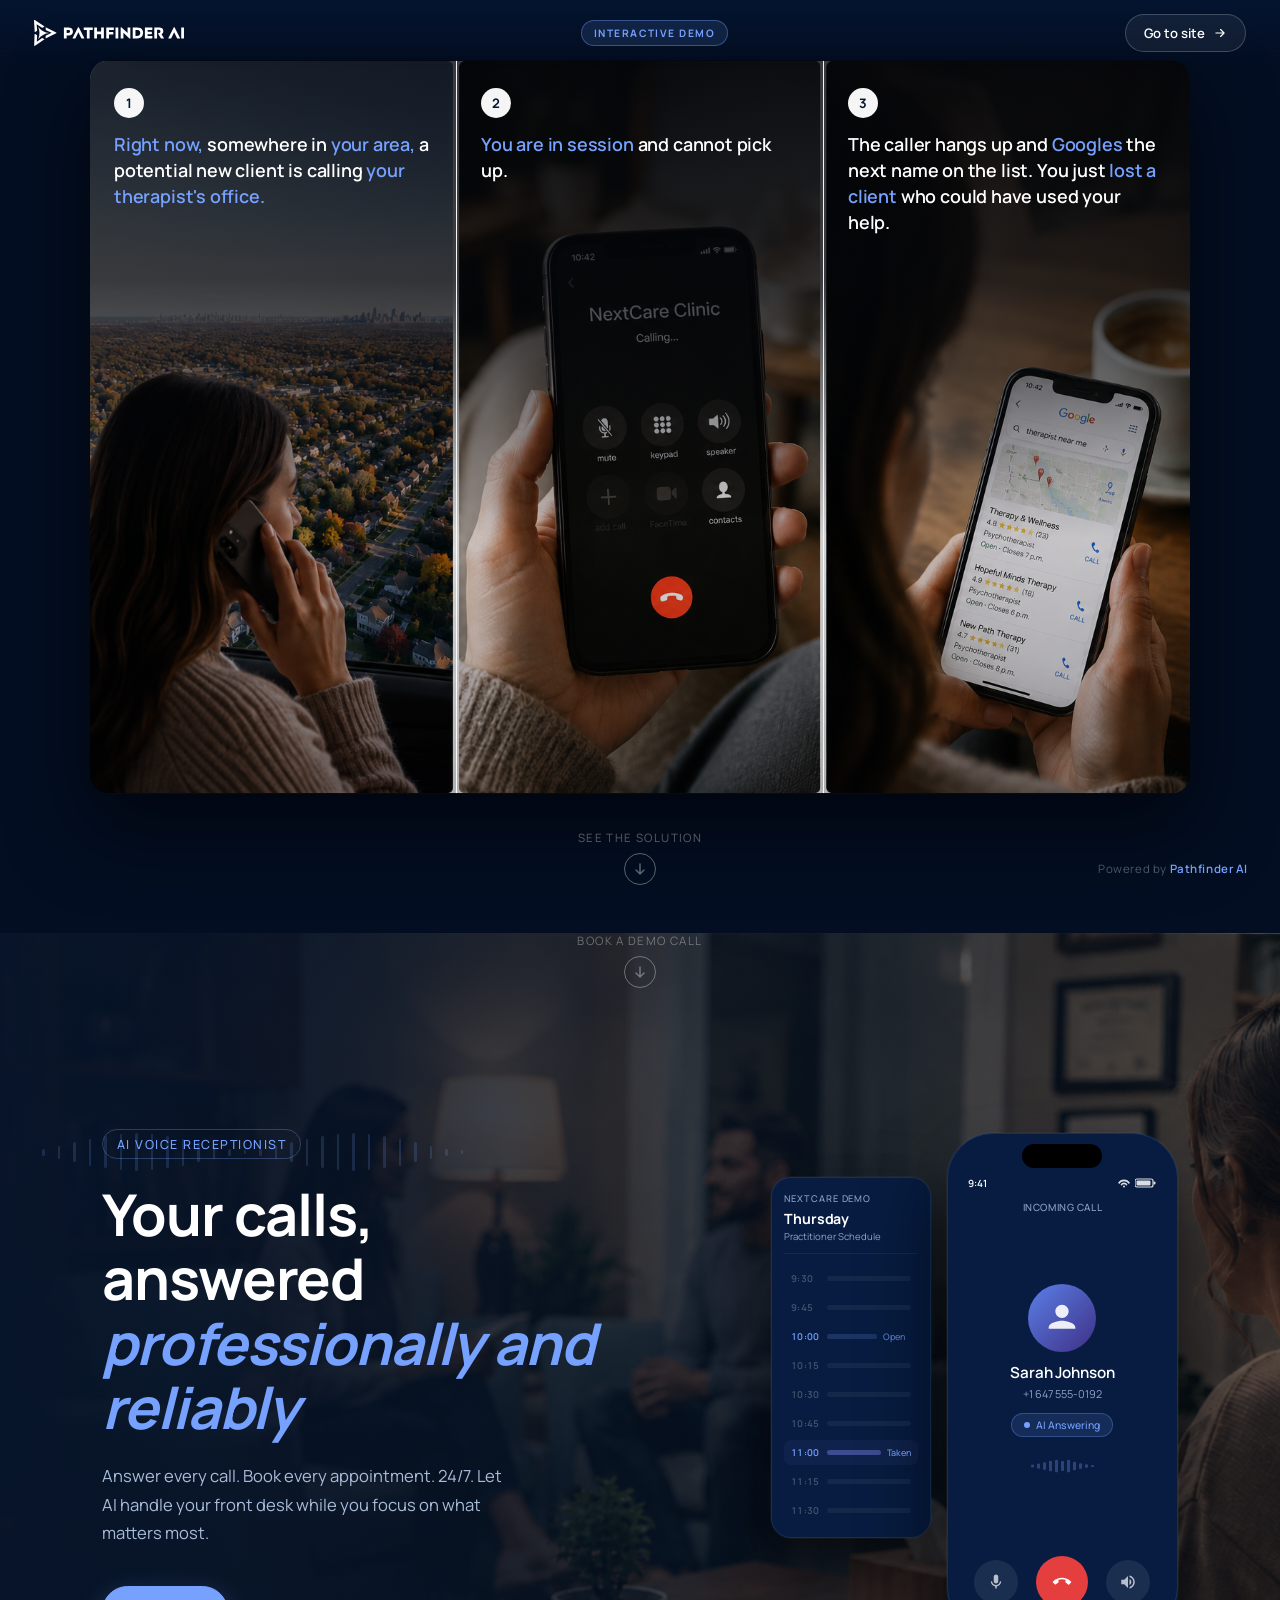
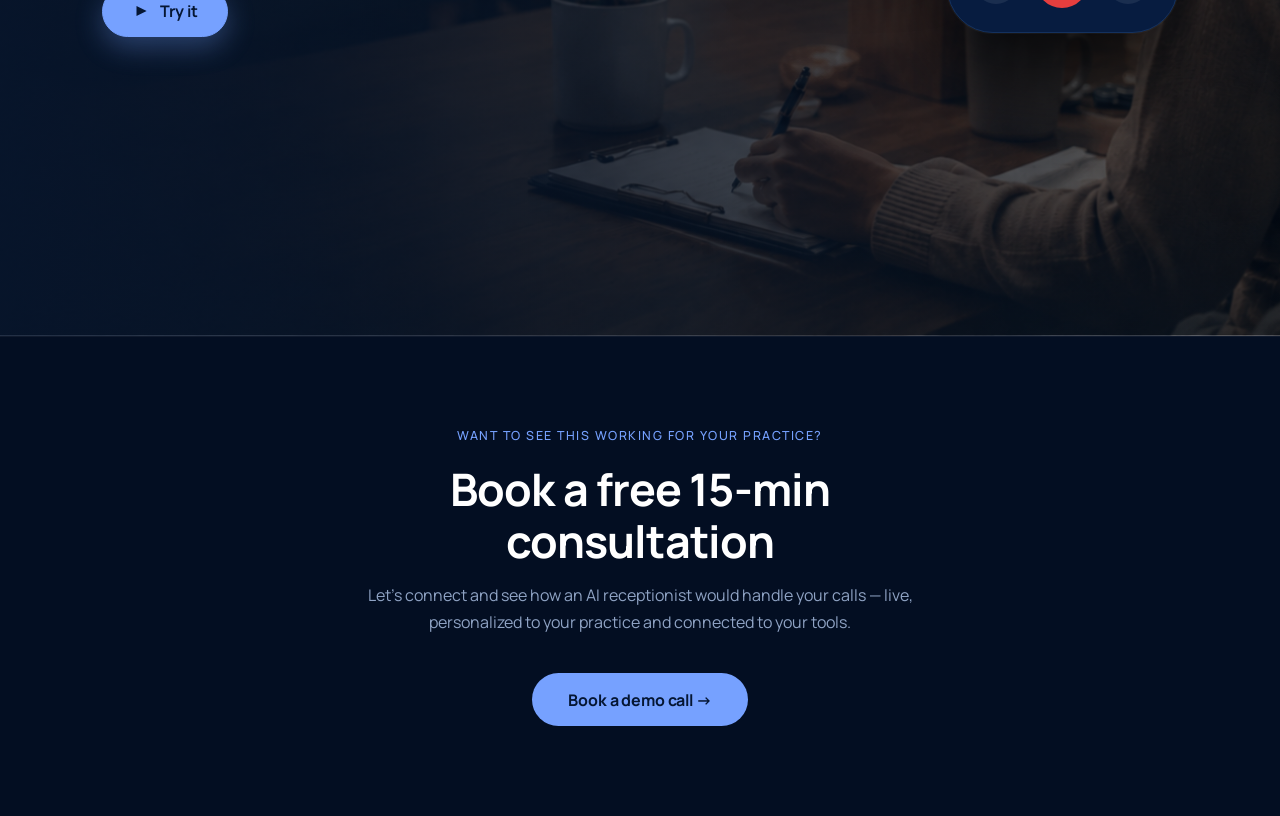
<file: PathfinderAIagency site files/Demos/Demo_Eng/nextcare_landing.html>
<!DOCTYPE html>
<html lang="en">
<head>
  <meta charset="UTF-8">
  <meta name="viewport" content="width=device-width, initial-scale=1.0">
  <meta name="theme-color" content="#051633">
  <meta name="description" content="Interactive demo of Mary, the AI voice receptionist by Pathfinder AI Agency: she answers the call, checks the calendar and confirms the appointment.">
  <meta property="og:title" content="Mary, AI voice receptionist | Pathfinder AI Agency demo">
  <meta property="og:description" content="Interactive demo of Mary, the AI voice receptionist by Pathfinder AI Agency: she answers the call, checks the calendar and confirms the appointment.">
  <meta property="og:type" content="website">
  <meta property="og:image" content="https://pathfinderaiagency.com/assets/img/pathfinder-social.svg">
  <meta name="twitter:card" content="summary_large_image">
  <title>Mary — AI Receptionist | Pathfinder AI Demo</title>
  <link rel="icon" href="../../assets/img/favicon.svg" type="image/svg+xml">
  <style>
    /* Tipografia de marca autohospedada, sin peticiones a CDN */
    @font-face {
      font-family: 'Manrope';
      src: url('../../assets/fonts/Manrope-VariableFont_wght.ttf') format('truetype-variations');
      font-weight: 200 800;
      font-style: normal;
      font-display: swap;
    }
  </style>
  <style>
    *, *::before, *::after { box-sizing: border-box; margin: 0; padding: 0; }

    :root {
      --teal: #76A1FF;
      --teal-dark: #5B7FE8;
      --dark: #051633;
      --phone-bg: #0A2050;
      --phone-border: #14315E;
      --text-muted: #8FA3C4;
    }

    html { scroll-behavior: smooth; }

    body {
      font-family: 'Manrope', 'Segoe UI', Arial, Helvetica, sans-serif;
      background-color: var(--dark);
      color: #fff;
      min-height: 100vh;
      overflow-x: hidden;
      overflow-y: auto;
    }

    /* ── BACKGROUND ────────────────────────────────────── */
    .bg {
      position: absolute;
      inset: 0;
      z-index: 0;
      background: url('bg_therapy_room.png') center 30% / cover no-repeat;
    }
    .bg::after {
      content: '';
      position: absolute;
      inset: 0;
      background:
        linear-gradient(
          to right,
          rgba(5, 22, 51, 0.70) 0%,
          rgba(5, 22, 51, 0.45) 45%,
          rgba(5, 22, 51, 0.25) 100%
        );
    }

    .hero-wrapper {
      position: relative;
      overflow: clip;
    }

    .hero-wrapper > .scroll-cue {
      position: sticky;
      bottom: 32px;
      z-index: 10;
      padding-top: 0;
    }

    /* ── LAYOUT ─────────────────────────────────────────── */
    .hero {
      position: relative;
      z-index: 1;
      display: flex;
      align-items: center;
      justify-content: space-between;
      min-height: 100vh;
      padding: 0 8vw;
      gap: 4vw;
    }

    /* ── LEFT COPY ──────────────────────────────────────── */
    .copy {
      flex: 1;
      max-width: 520px;
      position: relative;
    }

    /* ── VOICE WAVE (L→R traveling) ────────────────────── */
    .voice-wave {
      position: absolute;
      top: 0px;
      left: -60px;
      display: flex;
      align-items: center;
      gap: 13px;
      height: 46px;
      pointer-events: none;
      z-index: -1;
      opacity: 0.17;
    }

    .vw-bar {
      width: 2.5px;
      border-radius: 2px;
      background: var(--teal);
      flex-shrink: 0;
      transform-origin: center;
      animation: vwWave 2.4s ease-in-out infinite;
    }

    @keyframes vwWave {
      0%, 100% { transform: scaleY(0.12); }
      50%       { transform: scaleY(1); }
    }

    .eyebrow {
      display: inline-block;
      font-size: 0.78rem;
      font-weight: 500;
      letter-spacing: 0.12em;
      text-transform: uppercase;
      color: var(--teal);
      margin-bottom: 1.4rem;
      border: 1px solid rgba(118,161,255, 0.3);
      padding: 0.35rem 0.85rem;
      border-radius: 99px;
    }

    h1 {
      font-size: clamp(2.4rem, 4.5vw, 3.8rem);
      font-weight: 700;
      line-height: 1.12;
      letter-spacing: -0.02em;
      margin-bottom: 1.4rem;
    }

    h1 em {
      font-style: italic;
      color: var(--teal);
    }

    .subtext {
      font-size: clamp(0.95rem, 1.3vw, 1.1rem);
      font-weight: 400;
      line-height: 1.7;
      color: #A9BBD8;
      max-width: 400px;
      margin-bottom: 2.4rem;
    }

    .try-btn {
      display: inline-flex;
      align-items: center;
      gap: 0.6rem;
      background: #76A1FF;
      border: 1.5px solid #76A1FF;
      color: #051633;
      font-size: 1rem;
      font-weight: 700;
      font-family: inherit;
      padding: 0.85rem 1.8rem;
      border-radius: 999px;
      cursor: pointer;
      transition: all 0.2s ease;
      box-shadow: 0 10px 28px rgba(118,161,255,0.32);
    }

    .try-btn:hover {
      background: #92B4FF;
      border-color: #92B4FF;
      color: #051633;
      transform: translateY(-2px);
      box-shadow: 0 14px 34px rgba(118,161,255,0.42);
    }

    .try-btn.playing {
      background: rgba(118,161,255,0.14);
      border-color: rgba(118,161,255,0.55);
      color: #76A1FF;
      box-shadow: none;
    }

    .play-icon {
      width: 18px;
      height: 18px;
      display: flex;
      align-items: center;
      justify-content: center;
    }

    /* ── DEMO PAIR: phone + calendar ────────────────────── */
    .demo-pair {
      display: flex;
      align-items: flex-start;
      gap: 16px;
      flex: 0 0 auto;
      overflow: visible;
    }

    /* ── CALENDAR WIDGET ────────────────────────────────── */
    .calendar-widget {
      background: #071C40;
      border: 1.5px solid #14315E;
      border-radius: 20px;
      padding: 14px 12px;
      width: 160px;
      flex-shrink: 0;
      box-shadow:
        0 0 0 1px rgba(255,255,255,0.03),
        0 24px 60px rgba(0,0,0,0.7),
        0 0 40px rgba(118,161,255,0.03);
      margin-top: 44px;
    }

    .cal-header {
      margin-bottom: 12px;
      padding-bottom: 10px;
      border-bottom: 1px solid rgba(255,255,255,0.06);
    }

    .cal-practice {
      font-size: 0.58rem;
      color: var(--text-muted);
      font-weight: 500;
      letter-spacing: 0.1em;
      text-transform: uppercase;
      margin-bottom: 4px;
    }

    .cal-day {
      font-size: 0.88rem;
      font-weight: 700;
      color: #fff;
      letter-spacing: -0.01em;
    }

    .cal-date-sub {
      font-size: 0.6rem;
      color: var(--text-muted);
      margin-top: 2px;
    }

    .cal-slots {
      display: flex;
      flex-direction: column;
      gap: 4px;
    }

    .cal-slot {
      display: flex;
      align-items: center;
      gap: 6px;
      padding: 5px 6px;
      border-radius: 7px;
      border: 1px solid transparent;
      transition: background 0.4s ease, border-color 0.4s ease;
    }

    .slot-time {
      font-size: 0.59rem;
      font-weight: 600;
      color: rgba(255,255,255,0.25);
      min-width: 30px;
      flex-shrink: 0;
      letter-spacing: 0.02em;
      font-variant-numeric: tabular-nums;
    }

    .slot-bar {
      flex: 1;
      height: 5px;
      border-radius: 3px;
      background: rgba(255,255,255,0.05);
      transition: background 0.4s ease;
    }

    /* Taken (11:00) */
    .cal-slot.taken {
      background: rgba(129,140,248,0.06);
    }
    .cal-slot.taken .slot-time {
      color: #76A1FF;
    }
    .cal-slot.taken .slot-bar {
      background: rgba(129,140,248,0.4);
    }
    .slot-taken-label {
      font-size: 0.56rem;
      font-weight: 500;
      color: #76A1FF;
      white-space: nowrap;
    }

    /* Bookable (10:00 open) */
    .cal-slot.bookable .slot-time {
      color: var(--teal);
    }
    .cal-slot.bookable .slot-bar {
      background: rgba(118,161,255,0.18);
    }

    /* Label swap: Open ↔ Sarah J. */
    .slot-open-label {
      font-size: 0.56rem;
      font-weight: 500;
      color: rgba(118,161,255,0.75);
      white-space: nowrap;
      overflow: hidden;
      max-width: 28px;
      opacity: 1;
      transition: max-width 0.35s ease, opacity 0.25s ease;
    }
    .slot-booked-name {
      font-size: 0.56rem;
      font-weight: 600;
      color: #fff;
      white-space: nowrap;
      overflow: hidden;
      max-width: 0;
      opacity: 0;
      transition: max-width 0.35s ease 0.1s, opacity 0.3s ease 0.1s;
    }

    /* Booked state (applied by JS) */
    .cal-slot.booked {
      background: rgba(118,161,255,0.09) !important;
      border-color: rgba(118,161,255,0.22) !important;
    }
    .cal-slot.booked .slot-bar {
      background: var(--teal) !important;
    }
    .cal-slot.booked .slot-open-label {
      max-width: 0;
      opacity: 0;
    }
    .cal-slot.booked .slot-booked-name {
      max-width: 48px;
      opacity: 1;
    }

    @keyframes bookingFlash {
      0%   { box-shadow: 0 0 0 0 rgba(118,161,255,0.55); }
      70%  { box-shadow: 0 0 0 8px rgba(118,161,255,0); }
      100% { box-shadow: 0 0 0 0 rgba(118,161,255,0); }
    }
    .cal-slot.booking-flash {
      animation: bookingFlash 0.65s ease-out;
    }

    /* ── PHONE MOCKUP ───────────────────────────────────── */
    .phone-wrap {
      flex: 0 0 auto;
      position: relative;
      width: clamp(200px, 18vw, 240px);
    }

    .phone {
      background: #071C40;
      border: 1.5px solid #14315E;
      border-radius: 46px;
      aspect-ratio: 9 / 19.5;
      display: flex;
      flex-direction: column;
      padding: 10px 14px 24px;
      box-shadow:
        0 0 0 1px rgba(255,255,255,0.04),
        0 40px 80px rgba(0,0,0,0.8),
        0 0 50px rgba(118,161,255, 0.05);
      position: relative;
      overflow: hidden;
    }

    .phone::before {
      content: '';
      flex-shrink: 0;
      display: block;
      width: 80px;
      height: 24px;
      background: #000;
      border-radius: 20px;
      margin: 0 auto 8px;
    }

    .status-bar {
      display: flex;
      flex-shrink: 0;
      justify-content: space-between;
      align-items: center;
      padding: 0 6px;
      margin-bottom: 10px;
      font-size: 0.62rem;
      font-weight: 600;
      color: #fff;
    }

    .status-icons {
      display: flex;
      gap: 4px;
      align-items: center;
    }

    .call-label {
      flex-shrink: 0;
      text-align: center;
      font-size: 0.62rem;
      color: var(--text-muted);
      font-weight: 500;
      letter-spacing: 0.06em;
      text-transform: uppercase;
      margin-bottom: 10px;
    }

    .phone-spacer { flex: 1; }

    .avatar {
      width: 68px;
      height: 68px;
      flex-shrink: 0;
      border-radius: 50%;
      background: linear-gradient(135deg, var(--teal-dark), #3E3085);
      display: flex;
      align-items: center;
      justify-content: center;
      margin: 0 auto 10px;
    }

    .avatar svg { opacity: 0.9; }

    .caller-name {
      flex-shrink: 0;
      text-align: center;
      font-size: 0.95rem;
      font-weight: 600;
      letter-spacing: -0.01em;
      margin-bottom: 3px;
    }

    .caller-number {
      flex-shrink: 0;
      text-align: center;
      font-size: 0.68rem;
      color: var(--text-muted);
      margin-bottom: 12px;
    }

    .ai-badge {
      flex-shrink: 0;
      display: flex;
      align-items: center;
      gap: 6px;
      background: rgba(118,161,255, 0.12);
      border: 1px solid rgba(118,161,255, 0.3);
      border-radius: 99px;
      padding: 4px 12px;
      width: fit-content;
      margin: 0 auto 14px;
      font-size: 0.65rem;
      font-weight: 500;
      color: var(--teal);
    }

    .ai-dot {
      width: 6px;
      height: 6px;
      background: var(--teal);
      border-radius: 50%;
      animation: pulse-dot 1.4s infinite;
    }

    @keyframes pulse-dot {
      0%, 100% { opacity: 1; transform: scale(1); }
      50% { opacity: 0.4; transform: scale(0.7); }
    }

    /* ── WAVEFORM ───────────────────────────────────────── */
    .waveform {
      flex-shrink: 0;
      display: flex;
      align-items: center;
      justify-content: center;
      gap: 3px;
      height: 30px;
      margin-bottom: 16px;
    }

    .wave-bar {
      width: 3px;
      border-radius: 3px;
      background: var(--teal);
      opacity: 0.5;
      transition: opacity 0.3s;
    }

    .wave-bar:nth-child(1)  { height: 8px;  animation: wave 1.2s ease-in-out infinite 0.0s; }
    .wave-bar:nth-child(2)  { height: 14px; animation: wave 1.2s ease-in-out infinite 0.1s; }
    .wave-bar:nth-child(3)  { height: 22px; animation: wave 1.2s ease-in-out infinite 0.2s; }
    .wave-bar:nth-child(4)  { height: 30px; animation: wave 1.2s ease-in-out infinite 0.15s; }
    .wave-bar:nth-child(5)  { height: 36px; animation: wave 1.2s ease-in-out infinite 0.05s; }
    .wave-bar:nth-child(6)  { height: 28px; animation: wave 1.2s ease-in-out infinite 0.25s; }
    .wave-bar:nth-child(7)  { height: 36px; animation: wave 1.2s ease-in-out infinite 0.1s; }
    .wave-bar:nth-child(8)  { height: 24px; animation: wave 1.2s ease-in-out infinite 0.2s; }
    .wave-bar:nth-child(9)  { height: 16px; animation: wave 1.2s ease-in-out infinite 0.05s; }
    .wave-bar:nth-child(10) { height: 10px; animation: wave 1.2s ease-in-out infinite 0.15s; }
    .wave-bar:nth-child(11) { height: 6px;  animation: wave 1.2s ease-in-out infinite 0.3s; }

    @keyframes wave {
      0%, 100% { transform: scaleY(0.35); opacity: 0.4; }
      50%       { transform: scaleY(1);    opacity: 0.9; }
    }

    .waveform.paused .wave-bar {
      animation-play-state: paused;
      transform: scaleY(0.35);
      opacity: 0.3;
    }

    /* ── CALL BUTTONS ───────────────────────────────────── */
    .call-btns {
      flex-shrink: 0;
      display: flex;
      justify-content: center;
      align-items: center;
      gap: 18px;
    }

    .cbtn {
      width: 44px;
      height: 44px;
      border-radius: 50%;
      display: flex;
      align-items: center;
      justify-content: center;
      background: rgba(255,255,255,0.08);
    }

    .cbtn.end {
      width: 52px;
      height: 52px;
      background: #e53e3e;
    }

    .cbtn svg { width: 18px; height: 18px; }

    /* ── NOTIFICATION BADGE ─────────────────────────────── */
    .notif {
      position: absolute;
      z-index: 20;
      display: flex;
      align-items: center;
      gap: 8px;
      background: rgba(18, 24, 36, 0.92);
      border: 1px solid rgba(255,255,255,0.1);
      border-radius: 12px;
      padding: 8px 12px;
      backdrop-filter: blur(12px);
      box-shadow: 0 8px 32px rgba(0,0,0,0.4);
      opacity: 0;
      transition: opacity 0.4s ease, transform 0.4s ease;
    }

    .notif.visible { opacity: 1; }

    .notif-handled {
      right: -80px;
      bottom: 90px;
      transform: translateX(10px);
      min-width: 148px;
    }
    .notif-handled.visible { transform: translateX(0); }

    .notif-icon {
      width: 30px;
      height: 30px;
      border-radius: 8px;
      display: flex;
      align-items: center;
      justify-content: center;
      background: linear-gradient(135deg, var(--teal-dark), #3E3085);
      flex-shrink: 0;
    }

    .notif-icon.green { background: linear-gradient(135deg, #4FC79B, #1E7A5C); }

    .notif-text strong {
      display: block;
      font-size: 0.72rem;
      font-weight: 600;
      color: #fff;
    }

    .notif-text span {
      font-size: 0.66rem;
      color: var(--text-muted);
    }

    /* ── FOOTER TAG ─────────────────────────────────────── */
    .powered {
      position: fixed;
      bottom: 24px;
      right: 32px;
      z-index: 2;
      font-size: 0.72rem;
      color: rgba(255,255,255,0.3);
      letter-spacing: 0.05em;
    }

    .powered span { color: var(--teal); }

    /* ── PROBLEM SECTION ────────────────────────────────── */
    .problem-section {
      position: relative;
      min-height: 100vh;
      display: flex;
      flex-direction: column;
      align-items: center;
      justify-content: center;
      background: #030E22;
      padding: 60px 6vw 0;
    }

    .problem-panels {
      width: 100%;
      max-width: 1100px;
      border-radius: 20px;
      overflow: hidden;
      box-shadow: 0 32px 80px rgba(0,0,0,0.6);
      display: flex;
    }

    .panel {
      flex: 1;
      position: relative;
      aspect-ratio: 1 / 2;
      background-image: url('problem_panels.png');
      background-size: 300% auto;
      background-repeat: no-repeat;
    }

    .panel:nth-child(1) { background-position: 0% 30%; }
    .panel:nth-child(2) { background-position: 50% 30%; }
    .panel:nth-child(3) { background-position: 100% 30%; }

    .panel::before {
      content: '';
      position: absolute;
      inset: 0;
      background: linear-gradient(
        to bottom,
        rgba(5,6,10,0.78) 0%,
        rgba(5,6,10,0.78) 30%,
        rgba(5,6,10,0.15) 65%,
        rgba(5,6,10,0.30) 100%
      );
    }

    .panel + .panel { border-left: 1px solid rgba(255,255,255,0.06); }

    .panel-content {
      position: absolute;
      inset: 0;
      padding: 28px 24px;
      display: flex;
      flex-direction: column;
    }

    .panel-num {
      width: 30px;
      height: 30px;
      border-radius: 50%;
      background: rgba(255,255,255,0.96);
      color: #051633;
      font-family: 'Manrope', 'Segoe UI', Arial, sans-serif;
      font-size: 0.82rem;
      font-weight: 700;
      display: flex;
      align-items: center;
      justify-content: center;
      margin-bottom: 14px;
      flex-shrink: 0;
    }

    .panel-text {
      font-family: 'Manrope', 'Segoe UI', Arial, sans-serif;
      font-size: clamp(0.95rem, 1.4vw, 1.15rem);
      font-weight: 600;
      line-height: 1.45;
      color: #FFFFFF;
      letter-spacing: -0.01em;
    }

    .panel-text .accent { color: #76A1FF; }

    .scroll-cue {
      display: flex;
      flex-direction: column;
      align-items: center;
      gap: 8px;
      padding: 36px 0 48px;
      color: rgba(255,255,255,0.35);
      font-size: 0.72rem;
      letter-spacing: 0.12em;
      text-transform: uppercase;
      cursor: pointer;
      transition: color 0.2s;
      text-decoration: none;
    }

    .scroll-cue:hover { color: var(--teal); }

    .scroll-arrow {
      width: 32px;
      height: 32px;
      border: 1.5px solid currentColor;
      border-radius: 50%;
      display: flex;
      align-items: center;
      justify-content: center;
      animation: bob 2s ease-in-out infinite;
    }

    @keyframes bob {
      0%, 100% { transform: translateY(0); }
      50%       { transform: translateY(5px); }
    }

    /* ── CTA SECTION ────────────────────────────────────── */
    .cta-section {
      background: #030E22;
      padding: 90px 8vw;
      display: flex;
      align-items: center;
      justify-content: center;
      text-align: center;
      border-top: 1px solid rgba(255,255,255,0.05);
    }

    .cta-inner { max-width: 560px; }

    .cta-eyebrow {
      font-size: 0.78rem;
      font-weight: 500;
      letter-spacing: 0.12em;
      text-transform: uppercase;
      color: var(--teal);
      margin-bottom: 1.2rem;
    }

    .cta-inner h2 {
      font-size: clamp(1.9rem, 3.5vw, 2.8rem);
      font-weight: 700;
      line-height: 1.15;
      letter-spacing: -0.02em;
      margin-bottom: 1rem;
    }

    .cta-subtext {
      font-size: 1rem;
      color: #8FA3C4;
      line-height: 1.65;
      margin-bottom: 2.4rem;
    }

    .cta-btn {
      display: inline-flex;
      align-items: center;
      gap: 0.5rem;
      background: var(--teal);
      color: #051633;
      font-size: 1rem;
      font-weight: 700;
      font-family: inherit;
      padding: 0.95rem 2.3rem;
      border-radius: 999px;
      text-decoration: none;
      transition: all 0.2s ease;
      letter-spacing: -0.01em;
    }

    .cta-btn:hover {
      background: #92B4FF;
      transform: translateY(-2px);
      box-shadow: 0 10px 34px rgba(118,161,255,0.38);
    }

    /* ── RESPONSIVE ─────────────────────────────────────── */
    @media (max-width: 960px) {
      .hero {
        flex-direction: column;
        justify-content: center;
        padding: 60px 6vw 40px;
        gap: 40px;
        overflow: auto;
        min-height: 100dvh;
      }
      .copy { max-width: 100%; }
      .hero { padding-top: 96px; }
      .problem-section { padding-top: 96px; }
      body { overflow: auto; }
      .demo-pair { justify-content: center; }
      .notif-handled { right: -30px; }
    }

    @media (max-width: 560px) {
      .calendar-widget { display: none; }
    }
    /* Los tres paneles del problema se apilan en pantallas estrechas:
       en fila quedaban tan angostos que el texto se cortaba. */
    @media (max-width: 760px) {
      .problem-section { padding-bottom: 40px; }
      .problem-panels {
        flex-direction: column;
        max-width: 460px;
        gap: 2px;
        border-radius: 16px;
      }
      .panel { aspect-ratio: 16 / 9; }
      .panel:nth-child(1) { background-position: 0% 26%; }
      .panel:nth-child(2) { background-position: 50% 26%; }
      .panel:nth-child(3) { background-position: 100% 26%; }
      .panel-content { padding: 20px 20px; }
      .panel-text { font-size: 1rem; line-height: 1.4; }
      .panel-num { width: 26px; height: 26px; font-size: 0.8rem; }
      /* El sello fijo se solapaba con el telefono en pantallas cortas;
         la barra superior ya lleva la marca. */
      .powered { display: none; }
    }

    /* ── MARCA PATHFINDER ───────────────────────────────── */
    .pf-bar {
      position: fixed;
      top: 0; left: 0; right: 0;
      z-index: 60;
      display: flex;
      align-items: center;
      justify-content: space-between;
      gap: 16px;
      padding: 14px clamp(16px, 4vw, 34px);
      background: linear-gradient(180deg, rgba(5,22,51,.82), rgba(5,22,51,0));
      pointer-events: none;
    }
    .pf-bar > * { pointer-events: auto; }
    .pf-home { display: flex; align-items: center; gap: 12px; text-decoration: none; }
    .pf-home img { width: 150px; height: auto; display: block; }
    .pf-tag {
      padding: 5px 12px;
      border: 1px solid rgba(118,161,255,.38);
      border-radius: 999px;
      background: rgba(118,161,255,.13);
      color: #76A1FF;
      font-size: 0.64rem;
      font-weight: 700;
      letter-spacing: 0.14em;
      text-transform: uppercase;
      white-space: nowrap;
    }
    .pf-back {
      display: inline-flex;
      align-items: center;
      gap: 8px;
      padding: 9px 18px;
      border: 1px solid rgba(255,255,255,.2);
      border-radius: 999px;
      background: rgba(255,255,255,.06);
      color: #fff;
      font-family: inherit;
      font-size: 0.82rem;
      font-weight: 600;
      text-decoration: none;
      white-space: nowrap;
      transition: background-color .25s ease, border-color .25s ease;
    }
    .pf-back:hover { background: rgba(255,255,255,.13); border-color: rgba(255,255,255,.4); }
    .pf-back svg { width: 14px; height: 14px; }

    .powered a {
      color: #76A1FF;
      text-decoration: none;
      font-weight: 600;
      transition: color .2s ease;
    }
    .powered a:hover { color: #92B4FF; }

    @media (max-width: 620px) {
      .pf-home img { width: 122px; }
      .pf-tag { display: none; }
      .pf-back { padding: 8px 14px; font-size: 0.76rem; }
      .powered img { width: 112px; }
    }
  </style>
</head>
<body>

  <!-- Barra de marca Pathfinder -->
  <div class="pf-bar">
    <a class="pf-home" href="https://pathfinderaiagency.com/" aria-label="Pathfinder AI Agency">
      <img src="../../assets/img/pathfinder-logo-light.svg" width="150" height="26" alt="Pathfinder AI Agency">
    </a>
    <span class="pf-tag">Interactive demo</span>
    <a class="pf-back" href="https://pathfinderaiagency.com/">
      <span>Go to site</span>
      <svg viewBox="0 0 24 24" fill="none" stroke="currentColor" stroke-width="2" stroke-linecap="round" stroke-linejoin="round"><path d="M5 12h14M13 6l6 6-6 6"/></svg>
    </a>
  </div>

  <!-- SECTION 1 — THE PROBLEM -->
  <section class="problem-section">
    <div class="problem-panels">

      <div class="panel">
        <div class="panel-content">
          <div class="panel-num">1</div>
          <p class="panel-text">
            <span class="accent">Right now,</span> somewhere in
            <span class="accent">your area,</span> a potential
            new client is calling <span class="accent">your therapist's office.</span>
          </p>
        </div>
      </div>

      <div class="panel">
        <div class="panel-content">
          <div class="panel-num">2</div>
          <p class="panel-text">
            <span class="accent">You are in session</span>
            and cannot pick up.
          </p>
        </div>
      </div>

      <div class="panel">
        <div class="panel-content">
          <div class="panel-num">3</div>
          <p class="panel-text">
            The caller hangs up and <span class="accent">Googles</span> the next name on the list. You just <span class="accent">lost a client</span> who could have used your help.
          </p>
        </div>
      </div>

    </div>
    <a class="scroll-cue" href="#solution">
      <span>See the solution</span>
      <div class="scroll-arrow">
        <svg width="12" height="12" viewBox="0 0 12 12" fill="currentColor">
          <path d="M6 1v9M2 7l4 4 4-4" stroke="currentColor" stroke-width="1.5" fill="none" stroke-linecap="round" stroke-linejoin="round"/>
        </svg>
      </div>
    </a>
  </section>

  <!-- SECTION 2 — THE SOLUTION -->
  <div class="hero-wrapper">
  <div class="bg"></div>

  <section class="hero" id="solution">

    <!-- LEFT: COPY -->
    <div class="copy">
      <!-- Ambient voice waveform — L→R traveling signal -->
      <div class="voice-wave" aria-hidden="true">
        <div class="vw-bar" style="height:7px"></div>
        <div class="vw-bar" style="height:13px"></div>
        <div class="vw-bar" style="height:20px"></div>
        <div class="vw-bar" style="height:27px"></div>
        <div class="vw-bar" style="height:32px"></div>
        <div class="vw-bar" style="height:36px"></div>
        <div class="vw-bar" style="height:38px"></div>
        <div class="vw-bar" style="height:36px"></div>
        <div class="vw-bar" style="height:32px"></div>
        <div class="vw-bar" style="height:27px"></div>
        <div class="vw-bar" style="height:20px"></div>
        <div class="vw-bar" style="height:13px"></div>
        <div class="vw-bar" style="height:7px"></div>
        <div class="vw-bar" style="height:4px"></div>
        <div class="vw-bar" style="height:7px"></div>
        <div class="vw-bar" style="height:13px"></div>
        <div class="vw-bar" style="height:20px"></div>
        <div class="vw-bar" style="height:27px"></div>
        <div class="vw-bar" style="height:32px"></div>
        <div class="vw-bar" style="height:36px"></div>
        <div class="vw-bar" style="height:38px"></div>
        <div class="vw-bar" style="height:36px"></div>
        <div class="vw-bar" style="height:32px"></div>
        <div class="vw-bar" style="height:27px"></div>
        <div class="vw-bar" style="height:20px"></div>
        <div class="vw-bar" style="height:13px"></div>
        <div class="vw-bar" style="height:7px"></div>
        <div class="vw-bar" style="height:4px"></div>
      </div>

      <div class="eyebrow">AI Voice Receptionist</div>
      <h1>Your calls,<br>answered<br><em>professionally and reliably</em></h1>
      <p class="subtext">Answer every call. Book every appointment. 24/7. Let AI handle your front desk while you focus on what matters most.</p>

      <button class="try-btn" id="try-btn" onclick="toggleAudio()">
        <span class="play-icon" id="play-icon">
          <svg viewBox="0 0 16 16" fill="currentColor">
            <path d="M4 3.5l9 4.5-9 4.5V3.5z"/>
          </svg>
        </span>
        <span id="btn-label">Try it</span>
      </button>
    </div>

    <!-- RIGHT: CALENDAR + PHONE -->
    <div class="demo-pair">

      <!-- CALENDAR WIDGET -->
      <div class="calendar-widget">
        <div class="cal-header">
          <div class="cal-practice">NextCare Demo</div>
          <div class="cal-day">Thursday</div>
          <div class="cal-date-sub">Practitioner Schedule</div>
        </div>
        <div class="cal-slots">

          <div class="cal-slot available">
            <span class="slot-time">9:30</span>
            <div class="slot-bar"></div>
          </div>

          <div class="cal-slot available">
            <span class="slot-time">9:45</span>
            <div class="slot-bar"></div>
          </div>

          <!-- 10:00 — open, animates to booked when Mary confirms -->
          <div class="cal-slot bookable" id="slot-10am">
            <span class="slot-time">10:00</span>
            <div class="slot-bar"></div>
            <span class="slot-open-label">Open</span>
            <span class="slot-booked-name">Sarah J.</span>
          </div>

          <div class="cal-slot available">
            <span class="slot-time">10:15</span>
            <div class="slot-bar"></div>
          </div>

          <div class="cal-slot available">
            <span class="slot-time">10:30</span>
            <div class="slot-bar"></div>
          </div>

          <div class="cal-slot available">
            <span class="slot-time">10:45</span>
            <div class="slot-bar"></div>
          </div>

          <!-- 11:00 — already taken -->
          <div class="cal-slot taken">
            <span class="slot-time">11:00</span>
            <div class="slot-bar"></div>
            <span class="slot-taken-label">Taken</span>
          </div>

          <div class="cal-slot available">
            <span class="slot-time">11:15</span>
            <div class="slot-bar"></div>
          </div>

          <div class="cal-slot available">
            <span class="slot-time">11:30</span>
            <div class="slot-bar"></div>
          </div>

        </div>
      </div>

      <!-- PHONE -->
      <div class="phone-wrap">

        <div class="phone">
          <div class="status-bar">
            <span>9:41</span>
            <div class="status-icons">
              <!-- wifi -->
              <svg width="14" height="10" viewBox="0 0 14 10" fill="white" opacity="0.85">
                <path d="M7 7.5a1 1 0 110 2 1 1 0 010-2zm0-3a4 4 0 013.46 2l-1.2 1.2a2.5 2.5 0 00-4.52 0L3.54 6.5A4 4 0 017 4.5zm0-3a7 7 0 015.97 3.36L11.8 6a5.5 5.5 0 00-9.6 0L1.03 4.86A7 7 0 017 1.5z"/>
              </svg>
              <!-- battery -->
              <svg width="22" height="10" viewBox="0 0 22 10" fill="white" opacity="0.85">
                <rect x="0" y="1" width="18" height="8" rx="2" stroke="white" stroke-width="1.2" fill="none"/>
                <rect x="18.5" y="3.5" width="2" height="3" rx="1" fill="white"/>
                <rect x="1.5" y="2.5" width="14" height="5" rx="1" fill="white"/>
              </svg>
            </div>
          </div>

          <div class="call-label">Incoming Call</div>

          <div class="phone-spacer"></div>

          <div class="avatar">
            <svg width="32" height="32" viewBox="0 0 24 24" fill="white">
              <path d="M12 12c2.7 0 5-2.3 5-5s-2.3-5-5-5-5 2.3-5 5 2.3 5 5 5zm0 2c-3.3 0-10 1.7-10 5v1h20v-1c0-3.3-6.7-5-10-5z"/>
            </svg>
          </div>

          <div class="caller-name">Sarah Johnson</div>
          <div class="caller-number">+1 647 555-0192</div>

          <div class="ai-badge">
            <div class="ai-dot"></div>
            AI Answering
          </div>

          <div class="waveform paused" id="waveform">
            <div class="wave-bar"></div>
            <div class="wave-bar"></div>
            <div class="wave-bar"></div>
            <div class="wave-bar"></div>
            <div class="wave-bar"></div>
            <div class="wave-bar"></div>
            <div class="wave-bar"></div>
            <div class="wave-bar"></div>
            <div class="wave-bar"></div>
            <div class="wave-bar"></div>
            <div class="wave-bar"></div>
          </div>

          <div class="phone-spacer"></div>

          <div class="call-btns">
            <!-- Mic -->
            <div class="cbtn">
              <svg viewBox="0 0 24 24" fill="white" opacity="0.7">
                <path d="M12 14c1.66 0 3-1.34 3-3V5c0-1.66-1.34-3-3-3S9 3.34 9 5v6c0 1.66 1.34 3 3 3zm5.91-3c-.49 0-.9.36-.98.85C16.52 14.2 14.47 16 12 16s-4.52-1.8-4.93-4.15c-.08-.49-.49-.85-.98-.85-.61 0-1.09.54-1 1.14.49 3 2.89 5.35 5.91 5.78V20c0 .55.45 1 1 1s1-.45 1-1v-2.08c3.02-.43 5.42-2.78 5.91-5.78.1-.6-.39-1.14-1-1.14z"/>
              </svg>
            </div>
            <!-- End call -->
            <div class="cbtn end">
              <svg viewBox="0 0 24 24" fill="white" style="transform:rotate(135deg)">
                <path d="M6.6 10.8c1.4 2.8 3.8 5.1 6.6 6.6l2.2-2.2c.3-.3.7-.4 1-.2 1.1.4 2.3.6 3.6.6.6 0 1 .4 1 1V20c0 .6-.4 1-1 1-9.4 0-17-7.6-17-17 0-.6.4-1 1-1h3.5c.6 0 1 .4 1 1 0 1.3.2 2.5.6 3.6.1.3 0 .7-.2 1L6.6 10.8z"/>
              </svg>
            </div>
            <!-- Speaker -->
            <div class="cbtn">
              <svg viewBox="0 0 24 24" fill="white" opacity="0.7">
                <path d="M3 9v6h4l5 5V4L7 9H3zm13.5 3c0-1.77-1.02-3.29-2.5-4.03v8.05c1.48-.73 2.5-2.25 2.5-4.02zM14 3.23v2.06c2.89.86 5 3.54 5 6.71s-2.11 5.85-5 6.71v2.06c4.01-.91 7-4.49 7-8.77s-2.99-7.86-7-8.77z"/>
              </svg>
            </div>
          </div>
        </div>

        <!-- Notification: Call Handled -->
        <div class="notif notif-handled" id="notif-handled">
          <div class="notif-icon green">
            <svg viewBox="0 0 20 20" fill="white" width="15" height="15">
              <path fill-rule="evenodd" d="M16.707 5.293a1 1 0 010 1.414l-8 8a1 1 0 01-1.414 0l-4-4a1 1 0 011.414-1.414L8 12.586l7.293-7.293a1 1 0 011.414 0z" clip-rule="evenodd"/>
            </svg>
          </div>
          <div class="notif-text">
            <strong>Call Handled</strong>
            <span>in 54s</span>
          </div>
        </div>

      </div><!-- /phone-wrap -->
    </div><!-- /demo-pair -->
  </section>

  <div class="powered">Powered by <a href="https://pathfinderaiagency.com/">Pathfinder AI</a></div>

  <a class="scroll-cue" href="#cta">
    <span>Book a demo call</span>
    <div class="scroll-arrow">
      <svg width="12" height="12" viewBox="0 0 12 12" fill="currentColor">
        <path d="M6 1v9M2 7l4 4 4-4" stroke="currentColor" stroke-width="1.5" fill="none" stroke-linecap="round" stroke-linejoin="round"/>
      </svg>
    </div>
  </a>
  </div><!-- /hero-wrapper -->

  <!-- SECTION 3 — CTA -->
  <section class="cta-section" id="cta">
    <div class="cta-inner">
      <p class="cta-eyebrow">Want to see this working for your practice?</p>
      <h2>Book a free 15-min consultation</h2>
      <p class="cta-subtext">Let's connect and see how an AI receptionist would handle your calls — live, personalized to your practice and connected to your tools.</p>
      <a href="https://cal.com/pathfinderai" class="cta-btn" target="_blank" rel="noopener">
        Book a demo call &rarr;
      </a>
    </div>
  </section>

  <!-- Audio -->
  <audio id="demo-audio" src="nextcare_demo_conversation.m4a" preload="auto"></audio>

  <script>
    const audio    = document.getElementById('demo-audio');
    const btn      = document.getElementById('try-btn');
    const label    = document.getElementById('btn-label');
    const icon     = document.getElementById('play-icon');
    const wave     = document.getElementById('waveform');
    const nHandled = document.getElementById('notif-handled');
    const slot10am = document.getElementById('slot-10am');

    let handledTimer, calendarTimer;

    function resetNotifs() {
      nHandled.classList.remove('visible');
    }

    function resetCalendar() {
      slot10am.classList.remove('booked', 'booking-flash');
    }

    function bookSlot() {
      slot10am.classList.add('booked', 'booking-flash');
      setTimeout(() => slot10am.classList.remove('booking-flash'), 700);
    }

    function setPlaying(state) {
      if (state) {
        btn.classList.add('playing');
        label.textContent = 'Playing…';
        icon.innerHTML = `<svg viewBox="0 0 16 16" fill="currentColor"><rect x="3" y="2" width="4" height="12" rx="1"/><rect x="9" y="2" width="4" height="12" rx="1"/></svg>`;
        wave.classList.remove('paused');
        clearTimeout(calendarTimer);
        clearTimeout(handledTimer);
        calendarTimer = setTimeout(bookSlot, 42000);
        handledTimer  = setTimeout(() => nHandled.classList.add('visible'), 54000);
      } else {
        btn.classList.remove('playing');
        label.textContent = 'Play again';
        icon.innerHTML = `<svg viewBox="0 0 16 16" fill="currentColor"><path d="M4 3.5l9 4.5-9 4.5V3.5z"/></svg>`;
        wave.classList.add('paused');
        clearTimeout(calendarTimer);
        clearTimeout(handledTimer);
      }
    }

    function toggleAudio() {
      if (audio.paused) {
        resetNotifs();
        resetCalendar();
        audio.currentTime = 0;
        audio.play().then(() => {
          setPlaying(true);
        }).catch(err => {
          console.error('Audio playback failed:', err);
          label.textContent = 'Try it';
          btn.classList.remove('playing');
          wave.classList.add('paused');
          alert('Audio blocked by browser. Please open this page via the local server at http://localhost:8080');
        });
      } else {
        audio.pause();
        audio.currentTime = 0;
        resetNotifs();
        resetCalendar();
        btn.classList.remove('playing');
        label.textContent = 'Try it';
        icon.innerHTML = `<svg viewBox="0 0 16 16" fill="currentColor"><path d="M4 3.5l9 4.5-9 4.5V3.5z"/></svg>`;
        wave.classList.add('paused');
        clearTimeout(calendarTimer);
        clearTimeout(handledTimer);
      }
    }

    audio.addEventListener('ended', () => setPlaying(false));

    // L→R traveling wave: stagger animation phase across bars
    (function() {
      const bars = document.querySelectorAll('.vw-bar');
      const dur = 2.4;
      const spread = dur / 2 - 0.1; // spread < half-period keeps direction correct
      const n = bars.length;
      bars.forEach((bar, i) => {
        bar.style.animationDelay = `${(i / (n - 1)) * spread - spread}s`;
      });
    })();
  </script>
</body>
</html>
</file>
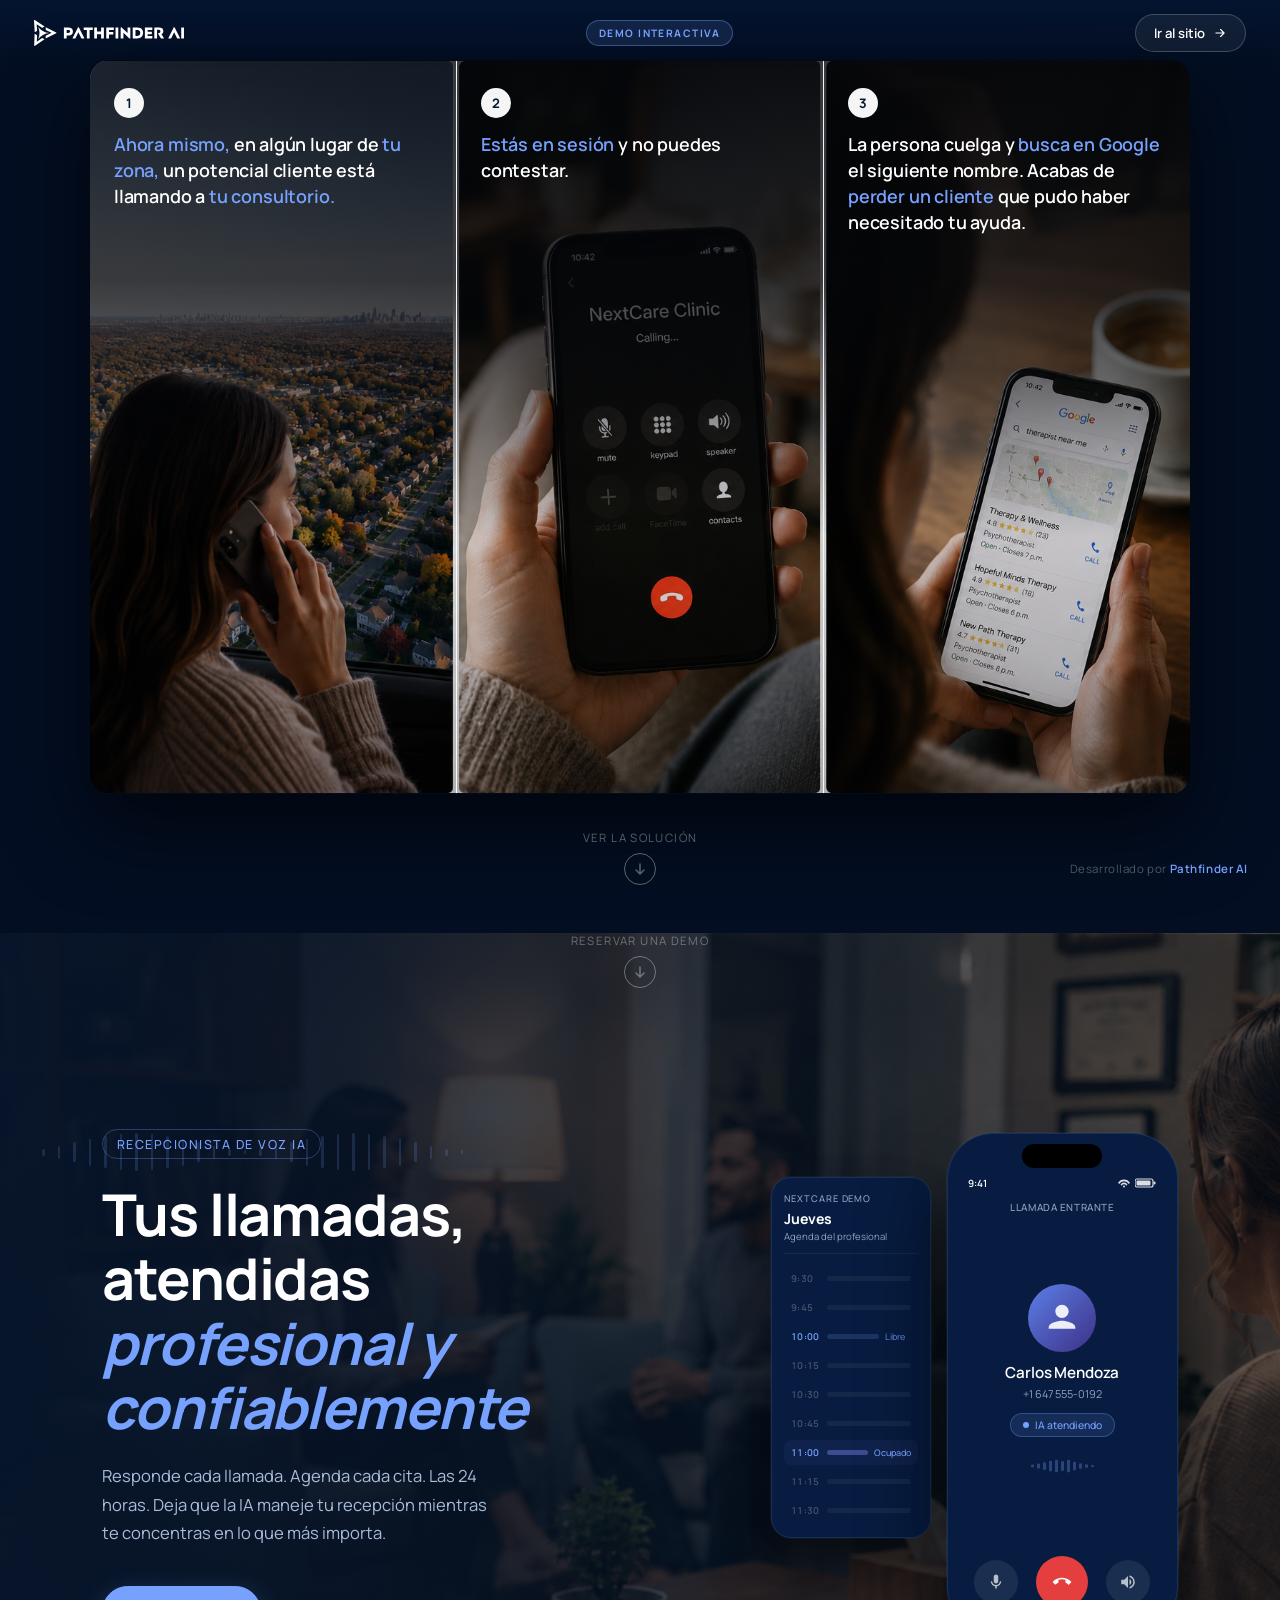
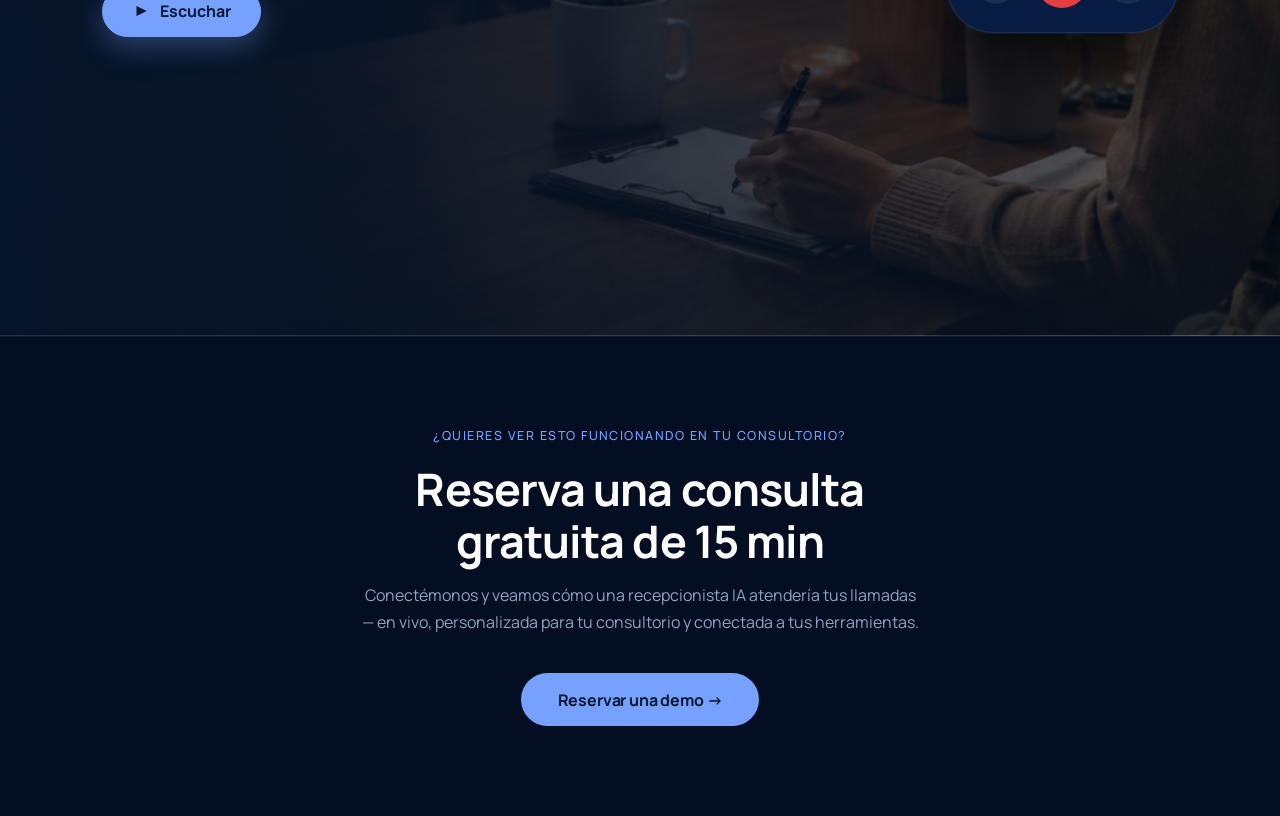
<file: PathfinderAIagency site files/Demos/Demo_Esp/nextcare_landing_es.html>
<!DOCTYPE html>
<html lang="es">
<head>
  <meta charset="UTF-8">
  <meta name="viewport" content="width=device-width, initial-scale=1.0">
  <meta name="theme-color" content="#051633">
  <meta name="description" content="Demo interactiva de Mary, la recepcionista de voz con IA de Pathfinder AI Agency: atiende la llamada, consulta la agenda y confirma la cita.">
  <meta property="og:title" content="Mary, recepcionista de voz IA | Demo de Pathfinder AI Agency">
  <meta property="og:description" content="Demo interactiva de Mary, la recepcionista de voz con IA de Pathfinder AI Agency: atiende la llamada, consulta la agenda y confirma la cita.">
  <meta property="og:type" content="website">
  <meta property="og:image" content="https://pathfinderaiagency.com/assets/img/pathfinder-social.svg">
  <meta name="twitter:card" content="summary_large_image">
  <title>Mary — Recepcionista IA | Demo Pathfinder AI</title>
  <link rel="icon" href="../../assets/img/favicon.svg" type="image/svg+xml">
  <style>
    /* Tipografia de marca autohospedada, sin peticiones a CDN */
    @font-face {
      font-family: 'Manrope';
      src: url('../../assets/fonts/Manrope-VariableFont_wght.ttf') format('truetype-variations');
      font-weight: 200 800;
      font-style: normal;
      font-display: swap;
    }
  </style>
  <style>
    *, *::before, *::after { box-sizing: border-box; margin: 0; padding: 0; }

    :root {
      --teal: #76A1FF;
      --teal-dark: #5B7FE8;
      --dark: #051633;
      --phone-bg: #0A2050;
      --phone-border: #14315E;
      --text-muted: #8FA3C4;
    }

    html { scroll-behavior: smooth; }

    body {
      font-family: 'Manrope', 'Segoe UI', Arial, Helvetica, sans-serif;
      background-color: var(--dark);
      color: #fff;
      min-height: 100vh;
      overflow-x: hidden;
      overflow-y: auto;
    }

    /* ── BACKGROUND ────────────────────────────────────── */
    .bg {
      position: absolute;
      inset: 0;
      z-index: 0;
      background: url('bg_therapy_room.png') center 30% / cover no-repeat;
    }
    .bg::after {
      content: '';
      position: absolute;
      inset: 0;
      background:
        linear-gradient(
          to right,
          rgba(5, 22, 51, 0.70) 0%,
          rgba(5, 22, 51, 0.45) 45%,
          rgba(5, 22, 51, 0.25) 100%
        );
    }

    .hero-wrapper {
      position: relative;
      overflow: clip;
    }

    .hero-wrapper > .scroll-cue {
      position: sticky;
      bottom: 32px;
      z-index: 10;
      padding-top: 0;
    }

    /* ── LAYOUT ─────────────────────────────────────────── */
    .hero {
      position: relative;
      z-index: 1;
      display: flex;
      align-items: center;
      justify-content: space-between;
      min-height: 100vh;
      padding: 0 8vw;
      gap: 4vw;
    }

    /* ── LEFT COPY ──────────────────────────────────────── */
    .copy {
      flex: 1;
      max-width: 520px;
      position: relative;
    }

    .eyebrow {
      display: inline-block;
      font-size: 0.78rem;
      font-weight: 500;
      letter-spacing: 0.12em;
      text-transform: uppercase;
      color: var(--teal);
      margin-bottom: 1.4rem;
      border: 1px solid rgba(118,161,255, 0.3);
      padding: 0.35rem 0.85rem;
      border-radius: 99px;
    }

    h1 {
      font-size: clamp(2.4rem, 4.5vw, 3.8rem);
      font-weight: 700;
      line-height: 1.12;
      letter-spacing: -0.02em;
      margin-bottom: 1.4rem;
    }

    h1 em {
      font-style: italic;
      color: var(--teal);
    }

    .subtext {
      font-size: clamp(0.95rem, 1.3vw, 1.1rem);
      font-weight: 400;
      line-height: 1.7;
      color: #A9BBD8;
      max-width: 400px;
      margin-bottom: 2.4rem;
    }

    .try-btn {
      display: inline-flex;
      align-items: center;
      gap: 0.6rem;
      background: #76A1FF;
      border: 1.5px solid #76A1FF;
      color: #051633;
      font-size: 1rem;
      font-weight: 700;
      font-family: inherit;
      padding: 0.85rem 1.8rem;
      border-radius: 999px;
      cursor: pointer;
      transition: all 0.2s ease;
      box-shadow: 0 10px 28px rgba(118,161,255,0.32);
    }

    .try-btn:hover {
      background: #92B4FF;
      border-color: #92B4FF;
      color: #051633;
      transform: translateY(-2px);
      box-shadow: 0 14px 34px rgba(118,161,255,0.42);
    }

    .try-btn.playing {
      background: rgba(118,161,255,0.14);
      border-color: rgba(118,161,255,0.55);
      color: #76A1FF;
      box-shadow: none;
    }

    .play-icon {
      width: 18px;
      height: 18px;
      display: flex;
      align-items: center;
      justify-content: center;
    }

    /* ── VOICE WAVE (L→R traveling) ────────────────────── */
    .voice-wave {
      position: absolute;
      top: 0px;
      left: -60px;
      display: flex;
      align-items: center;
      gap: 13px;
      height: 46px;
      pointer-events: none;
      z-index: -1;
      opacity: 0.17;
    }

    .vw-bar {
      width: 2.5px;
      border-radius: 2px;
      background: var(--teal);
      flex-shrink: 0;
      transform-origin: center;
      animation: vwWave 2.4s ease-in-out infinite;
    }

    @keyframes vwWave {
      0%, 100% { transform: scaleY(0.12); }
      50%       { transform: scaleY(1); }
    }

    /* ── DEMO PAIR: phone + calendar ────────────────────── */
    .demo-pair {
      display: flex;
      align-items: flex-start;
      gap: 16px;
      flex: 0 0 auto;
      overflow: visible;
    }

    /* ── CALENDAR WIDGET ────────────────────────────────── */
    .calendar-widget {
      background: #071C40;
      border: 1.5px solid #14315E;
      border-radius: 20px;
      padding: 14px 12px;
      width: 160px;
      flex-shrink: 0;
      box-shadow:
        0 0 0 1px rgba(255,255,255,0.03),
        0 24px 60px rgba(0,0,0,0.7),
        0 0 40px rgba(118,161,255,0.03);
      margin-top: 44px;
    }

    .cal-header {
      margin-bottom: 12px;
      padding-bottom: 10px;
      border-bottom: 1px solid rgba(255,255,255,0.06);
    }

    .cal-practice {
      font-size: 0.58rem;
      color: var(--text-muted);
      font-weight: 500;
      letter-spacing: 0.1em;
      text-transform: uppercase;
      margin-bottom: 4px;
    }

    .cal-day {
      font-size: 0.88rem;
      font-weight: 700;
      color: #fff;
      letter-spacing: -0.01em;
    }

    .cal-date-sub {
      font-size: 0.6rem;
      color: var(--text-muted);
      margin-top: 2px;
    }

    .cal-slots {
      display: flex;
      flex-direction: column;
      gap: 4px;
    }

    .cal-slot {
      display: flex;
      align-items: center;
      gap: 6px;
      padding: 5px 6px;
      border-radius: 7px;
      border: 1px solid transparent;
      transition: background 0.4s ease, border-color 0.4s ease;
    }

    .slot-time {
      font-size: 0.59rem;
      font-weight: 600;
      color: rgba(255,255,255,0.25);
      min-width: 30px;
      flex-shrink: 0;
      letter-spacing: 0.02em;
      font-variant-numeric: tabular-nums;
    }

    .slot-bar {
      flex: 1;
      height: 5px;
      border-radius: 3px;
      background: rgba(255,255,255,0.05);
      transition: background 0.4s ease;
    }

    /* Taken (11:00) */
    .cal-slot.taken {
      background: rgba(129,140,248,0.06);
    }
    .cal-slot.taken .slot-time {
      color: #76A1FF;
    }
    .cal-slot.taken .slot-bar {
      background: rgba(129,140,248,0.4);
    }
    .slot-taken-label {
      font-size: 0.56rem;
      font-weight: 500;
      color: #76A1FF;
      white-space: nowrap;
    }

    /* Bookable (10:00 open) */
    .cal-slot.bookable .slot-time {
      color: var(--teal);
    }
    .cal-slot.bookable .slot-bar {
      background: rgba(118,161,255,0.18);
    }

    /* Label swap: Libre ↔ Sarah J. */
    .slot-open-label {
      font-size: 0.56rem;
      font-weight: 500;
      color: rgba(118,161,255,0.75);
      white-space: nowrap;
      overflow: hidden;
      max-width: 28px;
      opacity: 1;
      transition: max-width 0.35s ease, opacity 0.25s ease;
    }
    .slot-booked-name {
      font-size: 0.56rem;
      font-weight: 600;
      color: #fff;
      white-space: nowrap;
      overflow: hidden;
      max-width: 0;
      opacity: 0;
      transition: max-width 0.35s ease 0.1s, opacity 0.3s ease 0.1s;
    }

    /* Booked state (applied by JS) */
    .cal-slot.booked {
      background: rgba(118,161,255,0.09) !important;
      border-color: rgba(118,161,255,0.22) !important;
    }
    .cal-slot.booked .slot-bar {
      background: var(--teal) !important;
    }
    .cal-slot.booked .slot-open-label {
      max-width: 0;
      opacity: 0;
    }
    .cal-slot.booked .slot-booked-name {
      max-width: 48px;
      opacity: 1;
    }

    @keyframes bookingFlash {
      0%   { box-shadow: 0 0 0 0 rgba(118,161,255,0.55); }
      70%  { box-shadow: 0 0 0 8px rgba(118,161,255,0); }
      100% { box-shadow: 0 0 0 0 rgba(118,161,255,0); }
    }
    .cal-slot.booking-flash {
      animation: bookingFlash 0.65s ease-out;
    }

    /* ── PHONE MOCKUP ───────────────────────────────────── */
    .phone-wrap {
      flex: 0 0 auto;
      position: relative;
      width: clamp(200px, 18vw, 240px);
    }

    .phone {
      background: #071C40;
      border: 1.5px solid #14315E;
      border-radius: 46px;
      aspect-ratio: 9 / 19.5;
      display: flex;
      flex-direction: column;
      padding: 10px 14px 24px;
      box-shadow:
        0 0 0 1px rgba(255,255,255,0.04),
        0 40px 80px rgba(0,0,0,0.8),
        0 0 50px rgba(118,161,255, 0.05);
      position: relative;
      overflow: hidden;
    }

    .phone::before {
      content: '';
      flex-shrink: 0;
      display: block;
      width: 80px;
      height: 24px;
      background: #000;
      border-radius: 20px;
      margin: 0 auto 8px;
    }

    .status-bar {
      display: flex;
      flex-shrink: 0;
      justify-content: space-between;
      align-items: center;
      padding: 0 6px;
      margin-bottom: 10px;
      font-size: 0.62rem;
      font-weight: 600;
      color: #fff;
    }

    .status-icons {
      display: flex;
      gap: 4px;
      align-items: center;
    }

    .call-label {
      flex-shrink: 0;
      text-align: center;
      font-size: 0.62rem;
      color: var(--text-muted);
      font-weight: 500;
      letter-spacing: 0.06em;
      text-transform: uppercase;
      margin-bottom: 10px;
    }

    .phone-spacer { flex: 1; }

    .avatar {
      width: 68px;
      height: 68px;
      flex-shrink: 0;
      border-radius: 50%;
      background: linear-gradient(135deg, var(--teal-dark), #3E3085);
      display: flex;
      align-items: center;
      justify-content: center;
      margin: 0 auto 10px;
    }

    .avatar svg { opacity: 0.9; }

    .caller-name {
      flex-shrink: 0;
      text-align: center;
      font-size: 0.95rem;
      font-weight: 600;
      letter-spacing: -0.01em;
      margin-bottom: 3px;
    }

    .caller-number {
      flex-shrink: 0;
      text-align: center;
      font-size: 0.68rem;
      color: var(--text-muted);
      margin-bottom: 12px;
    }

    .ai-badge {
      flex-shrink: 0;
      display: flex;
      align-items: center;
      gap: 6px;
      background: rgba(118,161,255, 0.12);
      border: 1px solid rgba(118,161,255, 0.3);
      border-radius: 99px;
      padding: 4px 12px;
      width: fit-content;
      margin: 0 auto 14px;
      font-size: 0.65rem;
      font-weight: 500;
      color: var(--teal);
    }

    .ai-dot {
      width: 6px;
      height: 6px;
      background: var(--teal);
      border-radius: 50%;
      animation: pulse-dot 1.4s infinite;
    }

    @keyframes pulse-dot {
      0%, 100% { opacity: 1; transform: scale(1); }
      50% { opacity: 0.4; transform: scale(0.7); }
    }

    /* ── WAVEFORM ───────────────────────────────────────── */
    .waveform {
      flex-shrink: 0;
      display: flex;
      align-items: center;
      justify-content: center;
      gap: 3px;
      height: 30px;
      margin-bottom: 16px;
    }

    .wave-bar {
      width: 3px;
      border-radius: 3px;
      background: var(--teal);
      opacity: 0.5;
      transition: opacity 0.3s;
    }

    .wave-bar:nth-child(1)  { height: 8px;  animation: wave 1.2s ease-in-out infinite 0.0s; }
    .wave-bar:nth-child(2)  { height: 14px; animation: wave 1.2s ease-in-out infinite 0.1s; }
    .wave-bar:nth-child(3)  { height: 22px; animation: wave 1.2s ease-in-out infinite 0.2s; }
    .wave-bar:nth-child(4)  { height: 30px; animation: wave 1.2s ease-in-out infinite 0.15s; }
    .wave-bar:nth-child(5)  { height: 36px; animation: wave 1.2s ease-in-out infinite 0.05s; }
    .wave-bar:nth-child(6)  { height: 28px; animation: wave 1.2s ease-in-out infinite 0.25s; }
    .wave-bar:nth-child(7)  { height: 36px; animation: wave 1.2s ease-in-out infinite 0.1s; }
    .wave-bar:nth-child(8)  { height: 24px; animation: wave 1.2s ease-in-out infinite 0.2s; }
    .wave-bar:nth-child(9)  { height: 16px; animation: wave 1.2s ease-in-out infinite 0.05s; }
    .wave-bar:nth-child(10) { height: 10px; animation: wave 1.2s ease-in-out infinite 0.15s; }
    .wave-bar:nth-child(11) { height: 6px;  animation: wave 1.2s ease-in-out infinite 0.3s; }

    @keyframes wave {
      0%, 100% { transform: scaleY(0.35); opacity: 0.4; }
      50%       { transform: scaleY(1);    opacity: 0.9; }
    }

    .waveform.paused .wave-bar {
      animation-play-state: paused;
      transform: scaleY(0.35);
      opacity: 0.3;
    }

    /* ── CALL BUTTONS ───────────────────────────────────── */
    .call-btns {
      flex-shrink: 0;
      display: flex;
      justify-content: center;
      align-items: center;
      gap: 18px;
    }

    .cbtn {
      width: 44px;
      height: 44px;
      border-radius: 50%;
      display: flex;
      align-items: center;
      justify-content: center;
      background: rgba(255,255,255,0.08);
    }

    .cbtn.end {
      width: 52px;
      height: 52px;
      background: #e53e3e;
    }

    .cbtn svg { width: 18px; height: 18px; }

    /* ── NOTIFICATION BADGE ─────────────────────────────── */
    .notif {
      position: absolute;
      z-index: 20;
      display: flex;
      align-items: center;
      gap: 8px;
      background: rgba(18, 24, 36, 0.92);
      border: 1px solid rgba(255,255,255,0.1);
      border-radius: 12px;
      padding: 8px 12px;
      backdrop-filter: blur(12px);
      box-shadow: 0 8px 32px rgba(0,0,0,0.4);
      opacity: 0;
      transition: opacity 0.4s ease, transform 0.4s ease;
    }

    .notif.visible { opacity: 1; }

    .notif-handled {
      right: -80px;
      bottom: 90px;
      transform: translateX(10px);
      min-width: 148px;
    }
    .notif-handled.visible { transform: translateX(0); }

    .notif-icon {
      width: 30px;
      height: 30px;
      border-radius: 8px;
      display: flex;
      align-items: center;
      justify-content: center;
      background: linear-gradient(135deg, var(--teal-dark), #3E3085);
      flex-shrink: 0;
    }

    .notif-icon.green { background: linear-gradient(135deg, #4FC79B, #1E7A5C); }

    .notif-text strong {
      display: block;
      font-size: 0.72rem;
      font-weight: 600;
      color: #fff;
    }

    .notif-text span {
      font-size: 0.66rem;
      color: var(--text-muted);
    }

    /* ── FOOTER TAG ─────────────────────────────────────── */
    .powered {
      position: fixed;
      bottom: 24px;
      right: 32px;
      z-index: 2;
      font-size: 0.72rem;
      color: rgba(255,255,255,0.3);
      letter-spacing: 0.05em;
    }

    .powered span { color: var(--teal); }

    /* ── PROBLEM SECTION ────────────────────────────────── */
    .problem-section {
      position: relative;
      min-height: 100vh;
      display: flex;
      flex-direction: column;
      align-items: center;
      justify-content: center;
      background: #030E22;
      padding: 60px 6vw 0;
    }

    .problem-panels {
      width: 100%;
      max-width: 1100px;
      border-radius: 20px;
      overflow: hidden;
      box-shadow: 0 32px 80px rgba(0,0,0,0.6);
      display: flex;
    }

    .panel {
      flex: 1;
      position: relative;
      aspect-ratio: 1 / 2;
      background-image: url('problem_panels.png');
      background-size: 300% auto;
      background-repeat: no-repeat;
    }

    .panel:nth-child(1) { background-position: 0% 30%; }
    .panel:nth-child(2) { background-position: 50% 30%; }
    .panel:nth-child(3) { background-position: 100% 30%; }

    .panel::before {
      content: '';
      position: absolute;
      inset: 0;
      background: linear-gradient(
        to bottom,
        rgba(5,6,10,0.78) 0%,
        rgba(5,6,10,0.78) 30%,
        rgba(5,6,10,0.15) 65%,
        rgba(5,6,10,0.30) 100%
      );
    }

    .panel + .panel { border-left: 1px solid rgba(255,255,255,0.06); }

    .panel-content {
      position: absolute;
      inset: 0;
      padding: 28px 24px;
      display: flex;
      flex-direction: column;
    }

    .panel-num {
      width: 30px;
      height: 30px;
      border-radius: 50%;
      background: rgba(255,255,255,0.96);
      color: #051633;
      font-family: 'Manrope', 'Segoe UI', Arial, sans-serif;
      font-size: 0.82rem;
      font-weight: 700;
      display: flex;
      align-items: center;
      justify-content: center;
      margin-bottom: 14px;
      flex-shrink: 0;
    }

    .panel-text {
      font-family: 'Manrope', 'Segoe UI', Arial, sans-serif;
      font-size: clamp(0.95rem, 1.4vw, 1.15rem);
      font-weight: 600;
      line-height: 1.45;
      color: #FFFFFF;
      letter-spacing: -0.01em;
    }

    .panel-text .accent { color: #76A1FF; }

    .scroll-cue {
      display: flex;
      flex-direction: column;
      align-items: center;
      gap: 8px;
      padding: 36px 0 48px;
      color: rgba(255,255,255,0.35);
      font-size: 0.72rem;
      letter-spacing: 0.12em;
      text-transform: uppercase;
      cursor: pointer;
      transition: color 0.2s;
      text-decoration: none;
    }

    .scroll-cue:hover { color: var(--teal); }

    .scroll-arrow {
      width: 32px;
      height: 32px;
      border: 1.5px solid currentColor;
      border-radius: 50%;
      display: flex;
      align-items: center;
      justify-content: center;
      animation: bob 2s ease-in-out infinite;
    }

    @keyframes bob {
      0%, 100% { transform: translateY(0); }
      50%       { transform: translateY(5px); }
    }

    /* ── CTA SECTION ────────────────────────────────────── */
    .cta-section {
      background: #030E22;
      padding: 90px 8vw;
      display: flex;
      align-items: center;
      justify-content: center;
      text-align: center;
      border-top: 1px solid rgba(255,255,255,0.05);
    }

    .cta-inner { max-width: 560px; }

    .cta-eyebrow {
      font-size: 0.78rem;
      font-weight: 500;
      letter-spacing: 0.12em;
      text-transform: uppercase;
      color: var(--teal);
      margin-bottom: 1.2rem;
    }

    .cta-inner h2 {
      font-size: clamp(1.9rem, 3.5vw, 2.8rem);
      font-weight: 700;
      line-height: 1.15;
      letter-spacing: -0.02em;
      margin-bottom: 1rem;
    }

    .cta-subtext {
      font-size: 1rem;
      color: #8FA3C4;
      line-height: 1.65;
      margin-bottom: 2.4rem;
    }

    .cta-btn {
      display: inline-flex;
      align-items: center;
      gap: 0.5rem;
      background: var(--teal);
      color: #051633;
      font-size: 1rem;
      font-weight: 700;
      font-family: inherit;
      padding: 0.95rem 2.3rem;
      border-radius: 999px;
      text-decoration: none;
      transition: all 0.2s ease;
      letter-spacing: -0.01em;
    }

    .cta-btn:hover {
      background: #92B4FF;
      transform: translateY(-2px);
      box-shadow: 0 10px 34px rgba(118,161,255,0.38);
    }

    /* ── RESPONSIVE ─────────────────────────────────────── */
    @media (max-width: 960px) {
      .hero {
        flex-direction: column;
        justify-content: center;
        padding: 60px 6vw 40px;
        gap: 40px;
        overflow: auto;
        min-height: 100dvh;
      }
      .copy { max-width: 100%; }
      .hero { padding-top: 96px; }
      .problem-section { padding-top: 96px; }
      body { overflow: auto; }
      .demo-pair { justify-content: center; }
      .notif-handled { right: -30px; }
    }

    @media (max-width: 560px) {
      .calendar-widget { display: none; }
    }
    /* Los tres paneles del problema se apilan en pantallas estrechas:
       en fila quedaban tan angostos que el texto se cortaba. */
    @media (max-width: 760px) {
      .problem-section { padding-bottom: 40px; }
      .problem-panels {
        flex-direction: column;
        max-width: 460px;
        gap: 2px;
        border-radius: 16px;
      }
      .panel { aspect-ratio: 16 / 9; }
      .panel:nth-child(1) { background-position: 0% 26%; }
      .panel:nth-child(2) { background-position: 50% 26%; }
      .panel:nth-child(3) { background-position: 100% 26%; }
      .panel-content { padding: 20px 20px; }
      .panel-text { font-size: 1rem; line-height: 1.4; }
      .panel-num { width: 26px; height: 26px; font-size: 0.8rem; }
      /* El sello fijo se solapaba con el telefono en pantallas cortas;
         la barra superior ya lleva la marca. */
      .powered { display: none; }
    }

    /* ── MARCA PATHFINDER ───────────────────────────────── */
    .pf-bar {
      position: fixed;
      top: 0; left: 0; right: 0;
      z-index: 60;
      display: flex;
      align-items: center;
      justify-content: space-between;
      gap: 16px;
      padding: 14px clamp(16px, 4vw, 34px);
      background: linear-gradient(180deg, rgba(5,22,51,.82), rgba(5,22,51,0));
      pointer-events: none;
    }
    .pf-bar > * { pointer-events: auto; }
    .pf-home { display: flex; align-items: center; gap: 12px; text-decoration: none; }
    .pf-home img { width: 150px; height: auto; display: block; }
    .pf-tag {
      padding: 5px 12px;
      border: 1px solid rgba(118,161,255,.38);
      border-radius: 999px;
      background: rgba(118,161,255,.13);
      color: #76A1FF;
      font-size: 0.64rem;
      font-weight: 700;
      letter-spacing: 0.14em;
      text-transform: uppercase;
      white-space: nowrap;
    }
    .pf-back {
      display: inline-flex;
      align-items: center;
      gap: 8px;
      padding: 9px 18px;
      border: 1px solid rgba(255,255,255,.2);
      border-radius: 999px;
      background: rgba(255,255,255,.06);
      color: #fff;
      font-family: inherit;
      font-size: 0.82rem;
      font-weight: 600;
      text-decoration: none;
      white-space: nowrap;
      transition: background-color .25s ease, border-color .25s ease;
    }
    .pf-back:hover { background: rgba(255,255,255,.13); border-color: rgba(255,255,255,.4); }
    .pf-back svg { width: 14px; height: 14px; }

    .powered a {
      color: #76A1FF;
      text-decoration: none;
      font-weight: 600;
      transition: color .2s ease;
    }
    .powered a:hover { color: #92B4FF; }

    @media (max-width: 620px) {
      .pf-home img { width: 122px; }
      .pf-tag { display: none; }
      .pf-back { padding: 8px 14px; font-size: 0.76rem; }
      .powered img { width: 112px; }
    }
  </style>
</head>
<body>

  <!-- Barra de marca Pathfinder -->
  <div class="pf-bar">
    <a class="pf-home" href="https://pathfinderaiagency.com/" aria-label="Pathfinder AI Agency">
      <img src="../../assets/img/pathfinder-logo-light.svg" width="150" height="26" alt="Pathfinder AI Agency">
    </a>
    <span class="pf-tag">Demo interactiva</span>
    <a class="pf-back" href="https://pathfinderaiagency.com/">
      <span>Ir al sitio</span>
      <svg viewBox="0 0 24 24" fill="none" stroke="currentColor" stroke-width="2" stroke-linecap="round" stroke-linejoin="round"><path d="M5 12h14M13 6l6 6-6 6"/></svg>
    </a>
  </div>

  <!-- SECCIÓN 1 — EL PROBLEMA -->
  <section class="problem-section">
    <div class="problem-panels">

      <div class="panel">
        <div class="panel-content">
          <div class="panel-num">1</div>
          <p class="panel-text">
            <span class="accent">Ahora mismo,</span> en algún lugar de
            <span class="accent">tu zona,</span> un potencial cliente está llamando
            a <span class="accent">tu consultorio.</span>
          </p>
        </div>
      </div>

      <div class="panel">
        <div class="panel-content">
          <div class="panel-num">2</div>
          <p class="panel-text">
            <span class="accent">Estás en sesión</span>
            y no puedes contestar.
          </p>
        </div>
      </div>

      <div class="panel">
        <div class="panel-content">
          <div class="panel-num">3</div>
          <p class="panel-text">
            La persona cuelga y <span class="accent">busca en Google</span> el siguiente nombre. Acabas de <span class="accent">perder un cliente</span> que pudo haber necesitado tu ayuda.
          </p>
        </div>
      </div>

    </div>
    <a class="scroll-cue" href="#solucion">
      <span>Ver la solución</span>
      <div class="scroll-arrow">
        <svg width="12" height="12" viewBox="0 0 12 12" fill="currentColor">
          <path d="M6 1v9M2 7l4 4 4-4" stroke="currentColor" stroke-width="1.5" fill="none" stroke-linecap="round" stroke-linejoin="round"/>
        </svg>
      </div>
    </a>
  </section>

  <!-- SECCIÓN 2 — LA SOLUCIÓN -->
  <div class="hero-wrapper">
  <div class="bg"></div>

  <section class="hero" id="solucion">

    <!-- IZQUIERDA: TEXTO -->
    <div class="copy">

      <!-- Onda de voz ambiental L→R -->
      <div class="voice-wave" aria-hidden="true">
        <div class="vw-bar" style="height:7px"></div>
        <div class="vw-bar" style="height:13px"></div>
        <div class="vw-bar" style="height:20px"></div>
        <div class="vw-bar" style="height:27px"></div>
        <div class="vw-bar" style="height:32px"></div>
        <div class="vw-bar" style="height:36px"></div>
        <div class="vw-bar" style="height:38px"></div>
        <div class="vw-bar" style="height:36px"></div>
        <div class="vw-bar" style="height:32px"></div>
        <div class="vw-bar" style="height:27px"></div>
        <div class="vw-bar" style="height:20px"></div>
        <div class="vw-bar" style="height:13px"></div>
        <div class="vw-bar" style="height:7px"></div>
        <div class="vw-bar" style="height:4px"></div>
        <div class="vw-bar" style="height:7px"></div>
        <div class="vw-bar" style="height:13px"></div>
        <div class="vw-bar" style="height:20px"></div>
        <div class="vw-bar" style="height:27px"></div>
        <div class="vw-bar" style="height:32px"></div>
        <div class="vw-bar" style="height:36px"></div>
        <div class="vw-bar" style="height:38px"></div>
        <div class="vw-bar" style="height:36px"></div>
        <div class="vw-bar" style="height:32px"></div>
        <div class="vw-bar" style="height:27px"></div>
        <div class="vw-bar" style="height:20px"></div>
        <div class="vw-bar" style="height:13px"></div>
        <div class="vw-bar" style="height:7px"></div>
        <div class="vw-bar" style="height:4px"></div>
      </div>

      <div class="eyebrow">Recepcionista de Voz IA</div>
      <h1>Tus llamadas,<br>atendidas<br><em>profesional y confiablemente</em></h1>
      <p class="subtext">Responde cada llamada. Agenda cada cita. Las 24 horas. Deja que la IA maneje tu recepción mientras te concentras en lo que más importa.</p>

      <button class="try-btn" id="try-btn" onclick="toggleAudio()">
        <span class="play-icon" id="play-icon">
          <svg viewBox="0 0 16 16" fill="currentColor">
            <path d="M4 3.5l9 4.5-9 4.5V3.5z"/>
          </svg>
        </span>
        <span id="btn-label">Escuchar</span>
      </button>
    </div>

    <!-- DERECHA: CALENDARIO + TELÉFONO -->
    <div class="demo-pair">

      <!-- CALENDARIO -->
      <div class="calendar-widget">
        <div class="cal-header">
          <div class="cal-practice">NextCare Demo</div>
          <div class="cal-day">Jueves</div>
          <div class="cal-date-sub">Agenda del profesional</div>
        </div>
        <div class="cal-slots">

          <div class="cal-slot available">
            <span class="slot-time">9:30</span>
            <div class="slot-bar"></div>
          </div>

          <div class="cal-slot available">
            <span class="slot-time">9:45</span>
            <div class="slot-bar"></div>
          </div>

          <!-- 10:00 — libre, se reserva cuando Mary confirma -->
          <div class="cal-slot bookable" id="slot-10am">
            <span class="slot-time">10:00</span>
            <div class="slot-bar"></div>
            <span class="slot-open-label">Libre</span>
            <span class="slot-booked-name">Carlos M.</span>
          </div>

          <div class="cal-slot available">
            <span class="slot-time">10:15</span>
            <div class="slot-bar"></div>
          </div>

          <div class="cal-slot available">
            <span class="slot-time">10:30</span>
            <div class="slot-bar"></div>
          </div>

          <div class="cal-slot available">
            <span class="slot-time">10:45</span>
            <div class="slot-bar"></div>
          </div>

          <!-- 11:00 — ocupado -->
          <div class="cal-slot taken">
            <span class="slot-time">11:00</span>
            <div class="slot-bar"></div>
            <span class="slot-taken-label">Ocupado</span>
          </div>

          <div class="cal-slot available">
            <span class="slot-time">11:15</span>
            <div class="slot-bar"></div>
          </div>

          <div class="cal-slot available">
            <span class="slot-time">11:30</span>
            <div class="slot-bar"></div>
          </div>

        </div>
      </div>

      <!-- TELÉFONO -->
      <div class="phone-wrap">

        <div class="phone">
          <div class="status-bar">
            <span>9:41</span>
            <div class="status-icons">
              <!-- wifi -->
              <svg width="14" height="10" viewBox="0 0 14 10" fill="white" opacity="0.85">
                <path d="M7 7.5a1 1 0 110 2 1 1 0 010-2zm0-3a4 4 0 013.46 2l-1.2 1.2a2.5 2.5 0 00-4.52 0L3.54 6.5A4 4 0 017 4.5zm0-3a7 7 0 015.97 3.36L11.8 6a5.5 5.5 0 00-9.6 0L1.03 4.86A7 7 0 017 1.5z"/>
              </svg>
              <!-- battery -->
              <svg width="22" height="10" viewBox="0 0 22 10" fill="white" opacity="0.85">
                <rect x="0" y="1" width="18" height="8" rx="2" stroke="white" stroke-width="1.2" fill="none"/>
                <rect x="18.5" y="3.5" width="2" height="3" rx="1" fill="white"/>
                <rect x="1.5" y="2.5" width="14" height="5" rx="1" fill="white"/>
              </svg>
            </div>
          </div>

          <div class="call-label">Llamada entrante</div>

          <div class="phone-spacer"></div>

          <div class="avatar">
            <svg width="32" height="32" viewBox="0 0 24 24" fill="white">
              <path d="M12 12c2.7 0 5-2.3 5-5s-2.3-5-5-5-5 2.3-5 5 2.3 5 5 5zm0 2c-3.3 0-10 1.7-10 5v1h20v-1c0-3.3-6.7-5-10-5z"/>
            </svg>
          </div>

          <div class="caller-name">Carlos Mendoza</div>
          <div class="caller-number">+1 647 555-0192</div>

          <div class="ai-badge">
            <div class="ai-dot"></div>
            IA atendiendo
          </div>

          <div class="waveform paused" id="waveform">
            <div class="wave-bar"></div>
            <div class="wave-bar"></div>
            <div class="wave-bar"></div>
            <div class="wave-bar"></div>
            <div class="wave-bar"></div>
            <div class="wave-bar"></div>
            <div class="wave-bar"></div>
            <div class="wave-bar"></div>
            <div class="wave-bar"></div>
            <div class="wave-bar"></div>
            <div class="wave-bar"></div>
          </div>

          <div class="phone-spacer"></div>

          <div class="call-btns">
            <!-- Micrófono -->
            <div class="cbtn">
              <svg viewBox="0 0 24 24" fill="white" opacity="0.7">
                <path d="M12 14c1.66 0 3-1.34 3-3V5c0-1.66-1.34-3-3-3S9 3.34 9 5v6c0 1.66 1.34 3 3 3zm5.91-3c-.49 0-.9.36-.98.85C16.52 14.2 14.47 16 12 16s-4.52-1.8-4.93-4.15c-.08-.49-.49-.85-.98-.85-.61 0-1.09.54-1 1.14.49 3 2.89 5.35 5.91 5.78V20c0 .55.45 1 1 1s1-.45 1-1v-2.08c3.02-.43 5.42-2.78 5.91-5.78.1-.6-.39-1.14-1-1.14z"/>
              </svg>
            </div>
            <!-- Colgar -->
            <div class="cbtn end">
              <svg viewBox="0 0 24 24" fill="white" style="transform:rotate(135deg)">
                <path d="M6.6 10.8c1.4 2.8 3.8 5.1 6.6 6.6l2.2-2.2c.3-.3.7-.4 1-.2 1.1.4 2.3.6 3.6.6.6 0 1 .4 1 1V20c0 .6-.4 1-1 1-9.4 0-17-7.6-17-17 0-.6.4-1 1-1h3.5c.6 0 1 .4 1 1 0 1.3.2 2.5.6 3.6.1.3 0 .7-.2 1L6.6 10.8z"/>
              </svg>
            </div>
            <!-- Altavoz -->
            <div class="cbtn">
              <svg viewBox="0 0 24 24" fill="white" opacity="0.7">
                <path d="M3 9v6h4l5 5V4L7 9H3zm13.5 3c0-1.77-1.02-3.29-2.5-4.03v8.05c1.48-.73 2.5-2.25 2.5-4.02zM14 3.23v2.06c2.89.86 5 3.54 5 6.71s-2.11 5.85-5 6.71v2.06c4.01-.91 7-4.49 7-8.77s-2.99-7.86-7-8.77z"/>
              </svg>
            </div>
          </div>
        </div>

        <!-- Notificación: Llamada atendida -->
        <div class="notif notif-handled" id="notif-handled">
          <div class="notif-icon green">
            <svg viewBox="0 0 20 20" fill="white" width="15" height="15">
              <path fill-rule="evenodd" d="M16.707 5.293a1 1 0 010 1.414l-8 8a1 1 0 01-1.414 0l-4-4a1 1 0 011.414-1.414L8 12.586l7.293-7.293a1 1 0 011.414 0z" clip-rule="evenodd"/>
            </svg>
          </div>
          <div class="notif-text">
            <strong>Llamada atendida</strong>
            <span>en 54s</span>
          </div>
        </div>

      </div><!-- /phone-wrap -->
    </div><!-- /demo-pair -->
  </section>

  <div class="powered">Desarrollado por <a href="https://pathfinderaiagency.com/">Pathfinder AI</a></div>

  <a class="scroll-cue" href="#cta">
    <span>Reservar una demo</span>
    <div class="scroll-arrow">
      <svg width="12" height="12" viewBox="0 0 12 12" fill="currentColor">
        <path d="M6 1v9M2 7l4 4 4-4" stroke="currentColor" stroke-width="1.5" fill="none" stroke-linecap="round" stroke-linejoin="round"/>
      </svg>
    </div>
  </a>
  </div><!-- /hero-wrapper -->

  <!-- SECCIÓN 3 — CTA -->
  <section class="cta-section" id="cta">
    <div class="cta-inner">
      <p class="cta-eyebrow">¿Quieres ver esto funcionando en tu consultorio?</p>
      <h2>Reserva una consulta gratuita de 15 min</h2>
      <p class="cta-subtext">Conectémonos y veamos cómo una recepcionista IA atendería tus llamadas — en vivo, personalizada para tu consultorio y conectada a tus herramientas.</p>
      <a href="https://cal.com/pathfinderai" class="cta-btn" target="_blank" rel="noopener">
        Reservar una demo &rarr;
      </a>
    </div>
  </section>

  <!-- Audio -->
  <audio id="demo-audio" src="nextcare_demo_conversation.m4a" preload="auto"></audio>

  <script>
    const audio    = document.getElementById('demo-audio');
    const btn      = document.getElementById('try-btn');
    const label    = document.getElementById('btn-label');
    const icon     = document.getElementById('play-icon');
    const wave     = document.getElementById('waveform');
    const nHandled = document.getElementById('notif-handled');
    const slot10am = document.getElementById('slot-10am');

    let handledTimer, calendarTimer;

    function resetNotifs() {
      nHandled.classList.remove('visible');
    }

    function resetCalendar() {
      slot10am.classList.remove('booked', 'booking-flash');
    }

    function bookSlot() {
      slot10am.classList.add('booked', 'booking-flash');
      setTimeout(() => slot10am.classList.remove('booking-flash'), 700);
    }

    function setPlaying(state) {
      if (state) {
        btn.classList.add('playing');
        label.textContent = 'Reproduciendo…';
        icon.innerHTML = `<svg viewBox="0 0 16 16" fill="currentColor"><rect x="3" y="2" width="4" height="12" rx="1"/><rect x="9" y="2" width="4" height="12" rx="1"/></svg>`;
        wave.classList.remove('paused');
        clearTimeout(calendarTimer);
        clearTimeout(handledTimer);
        calendarTimer = setTimeout(bookSlot, 41191);
        handledTimer  = setTimeout(() => nHandled.classList.add('visible'), 57641);
      } else {
        btn.classList.remove('playing');
        label.textContent = 'Escuchar de nuevo';
        icon.innerHTML = `<svg viewBox="0 0 16 16" fill="currentColor"><path d="M4 3.5l9 4.5-9 4.5V3.5z"/></svg>`;
        wave.classList.add('paused');
        clearTimeout(calendarTimer);
        clearTimeout(handledTimer);
      }
    }

    function toggleAudio() {
      if (audio.paused) {
        resetNotifs();
        resetCalendar();
        audio.currentTime = 0;
        audio.play().then(() => {
          setPlaying(true);
        }).catch(err => {
          console.error('Audio playback failed:', err);
          label.textContent = 'Escuchar';
          btn.classList.remove('playing');
          wave.classList.add('paused');
          alert('Audio bloqueado por el navegador. Abre esta página desde el servidor local en http://localhost:8080');
        });
      } else {
        audio.pause();
        audio.currentTime = 0;
        resetNotifs();
        resetCalendar();
        btn.classList.remove('playing');
        label.textContent = 'Escuchar';
        icon.innerHTML = `<svg viewBox="0 0 16 16" fill="currentColor"><path d="M4 3.5l9 4.5-9 4.5V3.5z"/></svg>`;
        wave.classList.add('paused');
        clearTimeout(handledTimer);
        clearTimeout(calendarTimer);
      }
    }

    audio.addEventListener('ended', () => setPlaying(false));

    // L→R traveling wave: stagger animation phase across bars
    (function() {
      const bars = document.querySelectorAll('.vw-bar');
      const dur = 2.4;
      const spread = dur / 2 - 0.1;
      const n = bars.length;
      bars.forEach((bar, i) => {
        bar.style.animationDelay = `${(i / (n - 1)) * spread - spread}s`;
      });
    })();
  </script>
</body>
</html>
</file>
<file: Borrador ES/assets/css/styles.css>
/* =========================================================
   PATHFINDER AI AGENCY — Hoja de estilo principal
   Paleta y tipografía tomadas de la guía de marca oficial
   (Pathfinder deliverables — brand guidelines, Aug 2026).

   Mystic Cosmos  #3E3085   Cosmos Blue  #051633
   Riders Black   #121212   Heavy Blue   #76A1FF
   White          #FFFFFF
   Tipografía: Manrope (Regular / Medium / SemiBold / Bold)
   ========================================================= */

/* ---------- Fuente de marca (autohospedada, sin CDN) ---------- */
@font-face {
  font-family: 'Manrope';
  src: url('../fonts/Manrope-VariableFont_wght.ttf') format('truetype-variations');
  font-weight: 200 800;
  font-style: normal;
  font-display: swap;
}

/* ---------- Tokens ---------- */
:root {
  /* Marca */
  --cosmos-blue: #051633;
  --mystic-cosmos: #3E3085;
  --riders-black: #121212;
  --heavy-blue: #76A1FF;
  --white: #FFFFFF;

  /* Superficies */
  --surface-dark: #051633;
  --surface-dark-2: #071c40;
  --surface-light: #FFFFFF;
  --surface-muted: #F4F6FB;
  --surface-card: #FFFFFF;

  /* Texto */
  --ink: #0A1B37;
  --ink-soft: #4C5C77;
  --ink-faint: #7A88A0;
  --on-dark: #FFFFFF;
  --on-dark-soft: rgba(255, 255, 255, .72);
  --on-dark-faint: rgba(255, 255, 255, .52);

  /* Bordes */
  --line-light: #E3E8F2;
  --line-dark: rgba(255, 255, 255, .12);

  /* Acentos dependientes del tema */
  --eyebrow-color: var(--mystic-cosmos);
  --accent-tint: rgba(62, 48, 133, .07);
  --accent-tint-strong: rgba(62, 48, 133, .12);
  --accent-line: rgba(62, 48, 133, .28);
  --panel-bg: var(--surface-muted);
  --panel-bg-hover: var(--white);
  --tick-icon: url("data:image/svg+xml,%3Csvg xmlns='http://www.w3.org/2000/svg' viewBox='0 0 24 24' fill='none' stroke='%233E3085' stroke-width='3.4' stroke-linecap='round' stroke-linejoin='round'%3E%3Cpath d='M5 12.5l4.5 4.5L19 7'/%3E%3C/svg%3E");

  /* Sombras */
  --shadow-sm: 0 1px 2px rgba(5, 22, 51, .06), 0 4px 12px rgba(5, 22, 51, .05);
  --shadow-md: 0 2px 6px rgba(5, 22, 51, .07), 0 18px 40px rgba(5, 22, 51, .09);
  --shadow-lg: 0 30px 70px rgba(5, 22, 51, .18);

  /* Métrica */
  --container: 1200px;
  --gutter: 24px;
  --radius-sm: 10px;
  --radius: 16px;
  --radius-lg: 24px;
  --section-y: clamp(72px, 8vw, 128px);

  --ease: cubic-bezier(.22, .61, .36, 1);
}

/* ---------- Tema oscuro ----------
   Solo se redefinen los tokens: la maquetacion no cambia.
   Se activa con data-theme="dark" en el elemento <html>. */
:root[data-theme="dark"] {
  --surface-light: #051633;
  --surface-muted: #081B3D;
  --surface-dark: #030E22;
  --surface-card: rgba(255, 255, 255, .045);

  --ink: #FFFFFF;
  --ink-soft: rgba(255, 255, 255, .72);
  --ink-faint: rgba(255, 255, 255, .52);

  --line-light: rgba(255, 255, 255, .12);

  --eyebrow-color: var(--heavy-blue);
  --accent-tint: rgba(118, 161, 255, .12);
  --accent-tint-strong: rgba(118, 161, 255, .18);
  --accent-line: rgba(118, 161, 255, .34);
  --panel-bg: rgba(255, 255, 255, .045);
  --panel-bg-hover: rgba(255, 255, 255, .08);
  --tick-icon: url("data:image/svg+xml,%3Csvg xmlns='http://www.w3.org/2000/svg' viewBox='0 0 24 24' fill='none' stroke='%2376A1FF' stroke-width='3.4' stroke-linecap='round' stroke-linejoin='round'%3E%3Cpath d='M5 12.5l4.5 4.5L19 7'/%3E%3C/svg%3E");

  --shadow-sm: 0 1px 2px rgba(0, 0, 0, .3), 0 4px 12px rgba(0, 0, 0, .25);
  --shadow-md: 0 2px 6px rgba(0, 0, 0, .32), 0 18px 40px rgba(0, 0, 0, .38);
  --shadow-lg: 0 30px 70px rgba(0, 0, 0, .5);
}

/* ---------- Base ---------- */
*, *::before, *::after { box-sizing: border-box; }

html {
  scroll-behavior: smooth;
  scroll-padding-top: 96px;
  -webkit-text-size-adjust: 100%;
}

body {
  margin: 0;
  background: var(--surface-light);
  color: var(--ink);
  font-family: 'Manrope', 'Segoe UI', Arial, Helvetica, sans-serif;
  font-size: 17px;
  line-height: 1.65;
  font-weight: 400;
  -webkit-font-smoothing: antialiased;
  text-rendering: optimizeLegibility;
  overflow-x: hidden;
}

body.menu-open { overflow: hidden; }

img, svg { max-width: 100%; }
img { height: auto; display: block; }

a { color: inherit; text-decoration: none; }

ul, ol { margin: 0; padding: 0; list-style: none; }

/* Iconografía de trazo: un solo estilo en todo el sitio */
svg[viewBox]:not(.stage-svg) path,
svg[viewBox]:not(.stage-svg) circle,
svg[viewBox]:not(.stage-svg) rect {
  fill: none;
  stroke: currentColor;
  stroke-width: 1.7;
  stroke-linecap: round;
  stroke-linejoin: round;
}

/* ---------- Tipografía (escala de la guía de marca) ---------- */
h1, h2, h3, h4 {
  margin: 0;
  letter-spacing: -.022em;
  line-height: 1.14;
  color: inherit;
  text-wrap: balance;
}

/* Manrope a 500 se veia delgado en titulares grandes sobre fondos con
   glow; se sube el peso (la fuente variable soporta hasta 800) para
   que el texto en reposo (no cursiva) se lea con mas solidez. */
h1 { font-weight: 680; font-size: clamp(2.5rem, 1.5rem + 3.4vw, 3.75rem); line-height: 1.08; }
h2 { font-weight: 620; font-size: clamp(1.9rem, 1.25rem + 2.2vw, 2.75rem); line-height: 1.14; }
h3 { font-size: clamp(1.15rem, 1rem + .5vw, 1.4rem); font-weight: 600; letter-spacing: -.015em; line-height: 1.3; }
h4 { font-size: 1.05rem; font-weight: 700; letter-spacing: -.01em; }

p { margin: 0; }

.eyebrow {
  margin: 0 0 18px;
  font-size: .75rem;
  font-weight: 700;
  letter-spacing: .16em;
  text-transform: uppercase;
  color: var(--eyebrow-color);
}

.lead, .section-lead {
  font-size: clamp(1.02rem, .98rem + .3vw, 1.18rem);
  line-height: 1.7;
  color: var(--ink-soft);
}

/* ---------- Layout ---------- */
.container {
  width: 100%;
  max-width: var(--container);
  margin: 0 auto;
  padding: 0 var(--gutter);
}

.section { padding: var(--section-y) 0; }
.section.light { background: var(--surface-light); }
.section.muted { background: var(--surface-muted); }

.section.dark {
  background: var(--surface-dark);
  color: var(--on-dark);
}
.section.dark .eyebrow { color: var(--heavy-blue); }
.section.dark .section-lead, .section.dark p { color: var(--on-dark-soft); }

.section-head { max-width: 720px; margin: 0 0 clamp(40px, 5vw, 64px); }
.section-head h2 { margin-bottom: 18px; }

.skip-link {
  position: absolute;
  left: -9999px;
  top: 0;
  z-index: 999;
  padding: 12px 20px;
  background: var(--surface-light);
  color: var(--eyebrow-color);
  font-weight: 600;
  border-radius: 0 0 var(--radius-sm) 0;
}
.skip-link:focus { left: 0; }

:focus-visible {
  outline: 2px solid var(--heavy-blue);
  outline-offset: 3px;
  border-radius: 4px;
}

/* ---------- Botones ---------- */
.btn {
  display: inline-flex;
  align-items: center;
  justify-content: center;
  gap: 10px;
  padding: 14px 26px;
  border: 1px solid transparent;
  border-radius: 999px;
  font-size: .95rem;
  font-weight: 600;
  letter-spacing: -.005em;
  line-height: 1;
  cursor: pointer;
  white-space: nowrap;
  transition: transform .25s var(--ease), background-color .25s var(--ease),
              border-color .25s var(--ease), color .25s var(--ease), box-shadow .25s var(--ease);
}
.btn svg { width: 17px; height: 17px; flex: none; }
.btn:hover { transform: translateY(-2px); }

.btn-sm { padding: 11px 20px; font-size: .875rem; }

.btn-accent {
  background: var(--heavy-blue);
  color: var(--cosmos-blue);
  box-shadow: 0 8px 24px rgba(118, 161, 255, .28);
}
.btn-accent:hover { background: #92B4FF; box-shadow: 0 12px 32px rgba(118, 161, 255, .38); }

.btn-ghost {
  background: rgba(255, 255, 255, .04);
  border-color: rgba(255, 255, 255, .22);
  color: var(--white);
}
.btn-ghost:hover { background: rgba(255, 255, 255, .1); border-color: rgba(255, 255, 255, .4); }

.btn-outline {
  background: transparent;
  border-color: var(--line-light);
  color: var(--ink);
}
.btn-outline:hover { border-color: var(--mystic-cosmos); color: var(--mystic-cosmos); }

.btn-dark {
  background: var(--cosmos-blue);
  color: var(--white);
}
.btn-dark:hover { background: var(--mystic-cosmos); }

/* =========================================================
   HEADER
   ========================================================= */
.site-header {
  position: fixed;
  inset: 0 0 auto 0;
  z-index: 100;
  padding: 16px 0;
  background: transparent;
  transition: background-color .3s var(--ease), padding .3s var(--ease),
              box-shadow .3s var(--ease), border-color .3s var(--ease);
  border-bottom: 1px solid transparent;
}
.site-header.scrolled {
  padding: 10px 0;
  background: rgba(5, 22, 51, .88);
  backdrop-filter: saturate(160%) blur(14px);
  -webkit-backdrop-filter: saturate(160%) blur(14px);
  border-bottom-color: var(--line-dark);
}

.nav-wrap { display: flex; align-items: center; gap: 24px; }

.brand { flex: none; display: flex; align-items: center; }
.brand-mark { width: 186px; height: auto; }

.site-nav {
  display: flex;
  align-items: center;
  gap: 30px;
  margin-left: auto;
}
.site-nav > a {
  position: relative;
  font-size: .93rem;
  font-weight: 500;
  color: var(--on-dark-soft);
  transition: color .2s var(--ease);
}
.site-nav > a::after {
  content: '';
  position: absolute;
  left: 0; bottom: -6px;
  width: 100%; height: 1.5px;
  background: var(--heavy-blue);
  transform: scaleX(0);
  transform-origin: left;
  transition: transform .3s var(--ease);
}
.site-nav > a:hover { color: var(--white); }
.site-nav > a:hover::after { transform: scaleX(1); }
.site-nav .mobile-cta { display: none; }

.nav-actions { display: flex; align-items: center; gap: 12px; }

.lang-switch {
  display: inline-flex;
  align-items: center;
  padding: 6px;
  background: rgba(255, 255, 255, .07);
  border: 1px solid var(--line-dark);
  border-radius: 999px;
  font: inherit;
  font-size: .74rem;
  font-weight: 700;
  letter-spacing: .06em;
  color: var(--on-dark-faint);
  cursor: pointer;
}
.lang-switch span {
  display: inline-block;
  padding: 3px 10px;
  border-radius: 999px;
  transition: background-color .2s var(--ease), color .2s var(--ease);
}
.lang-switch .lang-on { background: var(--white); color: var(--cosmos-blue); }

/* Conmutador de tema claro / oscuro */
.theme-switch {
  display: inline-grid;
  place-items: center;
  width: 38px; height: 38px;
  padding: 0;
  background: rgba(255, 255, 255, .07);
  border: 1px solid var(--line-dark);
  border-radius: 50%;
  color: var(--white);
  cursor: pointer;
  transition: background-color .25s var(--ease), border-color .25s var(--ease);
}
.theme-switch:hover { background: rgba(255, 255, 255, .14); border-color: rgba(255, 255, 255, .32); }
.theme-switch svg { grid-area: 1 / 1; width: 17px; height: 17px; transition: opacity .25s var(--ease), transform .35s var(--ease); }
/* En tema claro se ofrece pasar a oscuro: se muestra la luna. */
.theme-switch .ico-sun { opacity: 0; transform: rotate(-90deg) scale(.6); }
.theme-switch .ico-moon { opacity: 1; transform: none; }
:root[data-theme="dark"] .theme-switch .ico-sun { opacity: 1; transform: none; }
:root[data-theme="dark"] .theme-switch .ico-moon { opacity: 0; transform: rotate(90deg) scale(.6); }

.nav-toggle {
  display: none;
  flex-direction: column;
  justify-content: center;
  gap: 5px;
  width: 42px; height: 42px;
  padding: 0 10px;
  background: rgba(255, 255, 255, .07);
  border: 1px solid var(--line-dark);
  border-radius: 12px;
  cursor: pointer;
}
.nav-toggle span {
  display: block;
  height: 1.8px;
  background: var(--white);
  border-radius: 2px;
  transition: transform .28s var(--ease), opacity .2s var(--ease);
}
.nav-toggle.active span:nth-child(1) { transform: translateY(6.8px) rotate(45deg); }
.nav-toggle.active span:nth-child(2) { opacity: 0; }
.nav-toggle.active span:nth-child(3) { transform: translateY(-6.8px) rotate(-45deg); }

/* =========================================================
   HERO
   ========================================================= */
.hero {
  position: relative;
  padding: clamp(140px, 15vw, 190px) 0 clamp(80px, 8vw, 120px);
  background: var(--cosmos-blue);
  color: var(--on-dark);
  overflow: hidden;
  isolation: isolate;
}

.hero-bg { position: absolute; inset: 0; z-index: -1; }

.hero-lines {
  position: absolute;
  inset: 0;
  background-image:
    linear-gradient(rgba(255, 255, 255, .045) 1px, transparent 1px),
    linear-gradient(90deg, rgba(255, 255, 255, .045) 1px, transparent 1px);
  background-size: 76px 76px;
  mask-image: radial-gradient(115% 85% at 50% 0%, #000 30%, transparent 78%);
  -webkit-mask-image: radial-gradient(115% 85% at 50% 0%, #000 30%, transparent 78%);
}

.hero-glow {
  position: absolute;
  border-radius: 50%;
  filter: blur(110px);
  opacity: .55;
}
.hero-glow-a {
  width: 620px; height: 620px;
  top: -260px; left: -140px;
  background: var(--mystic-cosmos);
}
.hero-glow-b {
  width: 560px; height: 560px;
  right: -180px; bottom: -300px;
  background: var(--heavy-blue);
  opacity: .3;
}

.hero-inner {
  display: grid;
  grid-template-columns: minmax(0, 1.02fr) minmax(0, .98fr);
  gap: clamp(40px, 5vw, 72px);
  align-items: center;
}

.hero-copy .eyebrow { color: var(--heavy-blue); }
.hero-copy h1 em {
  font-style: normal;
  color: var(--heavy-blue);
}
.hero-copy .lead {
  margin-top: 24px;
  max-width: 54ch;
  color: var(--on-dark-soft);
}

.hero-actions { display: flex; flex-wrap: wrap; gap: 14px; margin-top: 36px; }

.hero-proof {
  display: flex;
  flex-wrap: wrap;
  gap: 10px 26px;
  margin-top: 40px;
  padding-top: 26px;
  border-top: 1px solid var(--line-dark);
}
.hero-proof li {
  position: relative;
  padding-left: 20px;
  font-size: .88rem;
  font-weight: 500;
  color: var(--on-dark-faint);
}
.hero-proof li::before {
  content: '';
  position: absolute;
  left: 0; top: 50%;
  width: 7px; height: 7px;
  margin-top: -3.5px;
  border-radius: 50%;
  background: var(--heavy-blue);
}

/* ---------- Foto del hero ----------
   Reemplaza el diagrama tecnico que antes vivia aqui: una escena real
   de un profesional de servicios en su contexto, para que la persona
   que llega se sienta identificada antes de hablar de tecnologia. */
.hero-photo {
  position: relative;
}
.hero-photo-frame {
  position: relative;
  border-radius: var(--radius-lg);
  overflow: hidden;
  box-shadow: var(--shadow-lg);
  aspect-ratio: 4 / 5;
  isolation: isolate;
}
.hero-photo img {
  width: 100%;
  height: 100%;
  object-fit: cover;
  display: block;
  filter: saturate(.8) brightness(.97);
}
/* La foto se hunde en el fondo: un velo de marca parejo sobre toda la
   imagen, mas fuerte hacia abajo para que la insignia flote encima
   con contraste de sobra. La foto ilustra, no compite con el copy. */
.hero-photo::after {
  content: '';
  position: absolute;
  inset: 0;
  background: linear-gradient(180deg, rgba(5, 22, 51, .38) 0%, rgba(5, 22, 51, .3) 45%, rgba(5, 22, 51, .72) 100%),
              linear-gradient(100deg, rgba(62, 48, 133, .22), rgba(5, 22, 51, .1));
  pointer-events: none;
}
.hero-photo-badge {
  position: absolute;
  left: -14px;
  bottom: -18px;
  z-index: 1;
  display: flex;
  align-items: center;
  gap: 14px;
  padding: 14px 22px 14px 14px;
  background: rgba(255, 255, 255, .97);
  backdrop-filter: blur(8px);
  border-radius: 20px;
  box-shadow: var(--shadow-lg);
}
.badge-ring-wrap {
  position: relative;
  width: 46px;
  height: 46px;
  flex: none;
  display: grid;
  place-items: center;
}
.badge-icon {
  position: relative;
  z-index: 1;
  width: 46px;
  height: 46px;
  border-radius: 50%;
  display: grid;
  place-items: center;
  background: linear-gradient(140deg, var(--heavy-blue), var(--mystic-cosmos));
  box-shadow: 0 8px 18px rgba(62, 48, 133, .35);
}
.badge-icon svg {
  width: 20px;
  height: 20px;
  fill: none;
  stroke: #FFFFFF;
  stroke-width: 1.9;
  stroke-linecap: round;
  stroke-linejoin: round;
  animation: badgeRing 1.8s ease-in-out infinite;
  transform-origin: 60% 20%;
}
.badge-pulse {
  position: absolute;
  inset: 0;
  border-radius: 50%;
  border: 2px solid var(--heavy-blue);
  animation: badgePulse 1.8s ease-out infinite;
}
.badge-pulse-b { animation-delay: .6s; }
@keyframes badgePulse {
  0% { transform: scale(.85); opacity: .85; }
  100% { transform: scale(1.85); opacity: 0; }
}
@keyframes badgeRing {
  0%, 100% { transform: rotate(0deg); }
  10% { transform: rotate(-12deg); }
  20% { transform: rotate(10deg); }
  30% { transform: rotate(-8deg); }
  40%, 100% { transform: rotate(0deg); }
}
.badge-text { display: flex; flex-direction: column; gap: 4px; }
.badge-text strong {
  font-size: 1rem;
  font-weight: 800;
  color: var(--cosmos-blue);
  letter-spacing: -.012em;
  white-space: nowrap;
}
.badge-sub-row { display: flex; align-items: center; gap: 8px; }
.badge-sub-row span {
  font-size: .78rem;
  font-weight: 600;
  color: var(--ink-soft);
  white-space: nowrap;
}
.badge-wave { display: flex; align-items: center; gap: 2px; height: 14px; flex: none; }
.badge-wave i {
  width: 2.5px;
  border-radius: 999px;
  background: #7FE6BC;
  animation: bounce 1.1s ease-in-out infinite;
}
.badge-wave i:nth-child(1) { height: 6px; animation-delay: 0s; }
.badge-wave i:nth-child(2) { height: 14px; animation-delay: .12s; }
.badge-wave i:nth-child(3) { height: 9px; animation-delay: .24s; }
.badge-wave i:nth-child(4) { height: 13px; animation-delay: .36s; }
.hero-photo-caption {
  margin-top: 14px;
  font-size: .82rem;
  color: var(--on-dark-faint);
  text-align: center;
}

/* ---------- Diagrama de arquitectura (seccion "Un enfoque responsable") ----------
   Composicion en SVG, sin imagenes externas. Los canales de entrada
   convergen en el isotipo de marca y salen convertidos en resultados. */
.stage { position: relative; }
.stage-svg { display: block; width: 100%; height: auto; overflow: visible; }

/* Orbitas de fondo */
.ring {
  fill: none;
  stroke: rgba(118, 161, 255, .16);
  stroke-width: 1;
  stroke-dasharray: 3 9;
  transform-box: view-box;
  transform-origin: 285px 220px;
}
.ring-a { animation: ringSpin 46s linear infinite; }
.ring-b { stroke: rgba(255, 255, 255, .1); animation: ringSpin 32s linear infinite reverse; }
@keyframes ringSpin { to { transform: rotate(360deg); } }

/* Trayectos */
.beam {
  fill: none;
  stroke: rgba(118, 161, 255, .28);
  stroke-width: 1.4;
  stroke-linecap: round;
}
.beam-out { stroke: rgba(118, 161, 255, .2); }

/* Senales que recorren los trayectos */
.pulse {
  fill: #A8C4FF;
  filter: drop-shadow(0 0 5px rgba(118, 161, 255, .95));
}
.pulse-out { fill: #7FE6BC; filter: drop-shadow(0 0 5px rgba(127, 230, 188, .9)); }

/* Nodos de entrada y de salida */
.node rect {
  fill: rgba(255, 255, 255, .06);
  stroke: rgba(255, 255, 255, .14);
  stroke-width: 1;
}
.node text {
  fill: rgba(255, 255, 255, .82);
  font-family: 'Manrope', 'Segoe UI', Arial, sans-serif;
  font-size: 15px;
  font-weight: 600;
  letter-spacing: -.2px;
}
.node-ico path { fill: none; stroke: #76A1FF; stroke-width: 1.8; stroke-linecap: round; stroke-linejoin: round; }

/* En pantallas pequenas el SVG se reduce mucho: se usan etiquetas
   cortas para poder subir el cuerpo de letra sin que desborde. */
.t-short { display: none; }

.node-in rect { animation: nodeGlow 3.4s ease-in-out infinite; animation-delay: calc(var(--i) * .42s); }
@keyframes nodeGlow {
  0%, 62%, 100% { fill: rgba(255, 255, 255, .06); stroke: rgba(255, 255, 255, .14); }
  20% { fill: rgba(118, 161, 255, .18); stroke: rgba(118, 161, 255, .5); }
}

.node-out rect {
  fill: rgba(255, 255, 255, .07);
  stroke: rgba(255, 255, 255, .16);
  animation: nodeDone 2.6s ease-in-out infinite;
  animation-delay: calc(1.5s + var(--i) * .5s);
}
@keyframes nodeDone {
  0%, 55%, 100% { fill: rgba(255, 255, 255, .07); stroke: rgba(255, 255, 255, .16); }
  22% { fill: rgba(127, 230, 188, .16); stroke: rgba(127, 230, 188, .48); }
}
.node-dot {
  fill: #7FE6BC;
  animation: dotOn 2.6s ease-in-out infinite;
  animation-delay: calc(1.5s + var(--i) * .5s);
}
@keyframes dotOn {
  0%, 55%, 100% { opacity: .35; }
  22% { opacity: 1; }
}

/* Nucleo de marca */
.hub-halo { animation: haloBreath 5.5s ease-in-out infinite; transform-box: view-box; transform-origin: 285px 220px; }
@keyframes haloBreath {
  0%, 100% { opacity: .55; transform: scale(.92); }
  50% { opacity: 1; transform: scale(1.06); }
}
.hub-wave {
  fill: none;
  stroke: rgba(118, 161, 255, .55);
  stroke-width: 1.2;
  transform-box: view-box;
  transform-origin: 285px 220px;
  animation: hubWave 3.4s ease-out infinite;
}
@keyframes hubWave {
  0% { transform: scale(1); opacity: .7; }
  70%, 100% { transform: scale(1.9); opacity: 0; }
}
.hub-core { filter: drop-shadow(0 14px 34px rgba(62, 48, 133, .6)); }
.hub-mark path { fill: #FFFFFF; stroke: none; }

/* Metricas bajo el visual */
.stage-metrics {
  display: grid;
  grid-template-columns: repeat(3, 1fr);
  gap: 10px;
  margin-top: 8px;
  padding-top: 20px;
  border-top: 1px solid var(--line-dark);
}
.stage-metrics div { display: flex; flex-direction: column; gap: 2px; }
.stage-metrics b {
  font-size: 1.28rem;
  font-weight: 700;
  letter-spacing: -.02em;
  color: var(--white);
}
.stage-metrics span {
  font-size: .7rem;
  font-weight: 500;
  line-height: 1.35;
  color: var(--on-dark-faint);
}

/* =========================================================
   FRANJA DE VALOR
   ========================================================= */
.strip {
  background: var(--riders-black);
  color: var(--white);
  padding: clamp(32px, 4vw, 44px) 0;
}
.strip-grid {
  display: grid;
  grid-template-columns: repeat(3, 1fr);
}
.strip-grid > div {
  display: flex;
  flex-direction: column;
  gap: 6px;
  padding: 6px clamp(16px, 3vw, 34px);
  border-left: 1px solid rgba(255, 255, 255, .1);
}
.strip-grid > div:first-child { padding-left: 0; border-left: none; }
.strip-grid strong { font-size: 1.02rem; font-weight: 600; letter-spacing: -.015em; }
.strip-grid span { font-size: .89rem; color: rgba(255, 255, 255, .58); }

/* =========================================================
   TARJETAS
   ========================================================= */
.cards-2, .cards-3, .cards-4 { display: grid; gap: 22px; }
.cards-2 { grid-template-columns: repeat(2, 1fr); }
.cards-3 { grid-template-columns: repeat(3, 1fr); }
.cards-4 { grid-template-columns: repeat(4, 1fr); }

.card {
  display: flex;
  flex-direction: column;
  padding: clamp(26px, 3vw, 34px);
  background: var(--surface-card);
  border: 1px solid var(--line-light);
  border-radius: var(--radius-lg);
  transition: transform .35s var(--ease), box-shadow .35s var(--ease), border-color .35s var(--ease);
}
.card:hover {
  transform: translateY(-5px);
  border-color: var(--accent-line);
  box-shadow: var(--shadow-md);
}
.card h3 { margin-bottom: 12px; }
.card p { color: var(--ink-soft); font-size: .97rem; }

.card-top {
  display: flex;
  align-items: flex-start;
  justify-content: space-between;
  margin-bottom: 24px;
}
.card-ico {
  width: 46px; height: 46px;
  padding: 10px;
  border-radius: 14px;
  background: var(--accent-tint);
  color: var(--eyebrow-color);
}
.card-idx {
  font-size: .72rem;
  font-weight: 700;
  letter-spacing: .12em;
  color: var(--ink-faint);
}

.service.featured {
  background: linear-gradient(168deg, #0A2352 0%, var(--cosmos-blue) 60%, #0B1B44 100%);
  border-color: transparent;
  color: var(--on-dark);
}
.service.featured p { color: var(--on-dark-soft); }
.service.featured .card-ico { background: rgba(118, 161, 255, .15); color: var(--heavy-blue); }
.service.featured .card-idx { color: var(--on-dark-faint); }
.service.featured .ticks li { color: var(--on-dark-soft); }
.service.featured .ticks li::before {
  border-color: rgba(118, 161, 255, .45);
  background-color: rgba(118, 161, 255, .14);
  background-image: url("data:image/svg+xml,%3Csvg xmlns='http://www.w3.org/2000/svg' viewBox='0 0 24 24' fill='none' stroke='%2376A1FF' stroke-width='3.4' stroke-linecap='round' stroke-linejoin='round'%3E%3Cpath d='M5 12.5l4.5 4.5L19 7'/%3E%3C/svg%3E");
}
.service.featured:hover { box-shadow: 0 30px 60px rgba(5, 22, 51, .3); }

/* En tema oscuro la tarjeta destacada se confundiria con el fondo:
   se le da un borde y un halo de acento para conservar la jerarquia. */
:root[data-theme="dark"] .service.featured {
  border-color: rgba(118, 161, 255, .38);
  box-shadow: 0 0 0 1px rgba(118, 161, 255, .1), 0 24px 50px rgba(0, 0, 0, .45);
}
:root[data-theme="dark"] .service.featured:hover {
  border-color: rgba(118, 161, 255, .6);
  box-shadow: 0 0 0 1px rgba(118, 161, 255, .18), 0 30px 60px rgba(0, 0, 0, .55);
}

.ticks {
  display: flex;
  flex-direction: column;
  gap: 10px;
  margin-top: auto;
  padding-top: 24px;
}
.ticks li {
  position: relative;
  padding-left: 28px;
  font-size: .9rem;
  font-weight: 500;
  color: var(--ink-soft);
}
.ticks li::before {
  content: '';
  position: absolute;
  left: 0; top: .34em;
  width: 17px; height: 17px;
  border: 1.5px solid var(--accent-line);
  border-radius: 50%;
  background-color: var(--accent-tint);
  background-image: var(--tick-icon);
  background-size: 10px 10px;
  background-repeat: no-repeat;
  background-position: center;
}

/* Tarjetas de modelo */
.model { padding: clamp(30px, 3.4vw, 42px); }
.tag {
  align-self: flex-start;
  padding: 6px 14px;
  margin-bottom: 20px;
  border-radius: 999px;
  background: var(--accent-tint);
  border: 1px solid var(--accent-line);
  font-size: .7rem;
  font-weight: 700;
  letter-spacing: .12em;
  text-transform: uppercase;
  color: var(--eyebrow-color);
}
.tag.alt {
  background: rgba(118, 161, 255, .12);
  border-color: rgba(118, 161, 255, .38);
  color: #3E68C4;
}

/* Tarjetas de costo (sección oscura) */
.section.dark .card {
  background: rgba(255, 255, 255, .045);
  border-color: var(--line-dark);
  color: var(--on-dark);
}
.section.dark .card:hover {
  background: rgba(255, 255, 255, .07);
  border-color: rgba(118, 161, 255, .35);
  box-shadow: 0 26px 56px rgba(0, 0, 0, .3);
}
.cost-ico {
  width: 40px; height: 40px;
  margin-bottom: 22px;
  color: var(--heavy-blue);
}

/* Tarjetas de valores */
.card.value { position: relative; overflow: hidden; padding: clamp(26px, 2.8vw, 32px); }
.card.value .value-idx {
  display: block;
  margin-bottom: 18px;
  font-size: .74rem;
  font-weight: 700;
  letter-spacing: .14em;
  color: var(--heavy-blue);
}
.card.value h3 { font-size: 1.08rem; margin-bottom: 10px; }
.card.value p { font-size: .92rem; }

/* =========================================================
   DEMO
   ========================================================= */
.demo {
  display: grid;
  grid-template-columns: minmax(0, 1.05fr) minmax(0, .95fr);
  gap: clamp(36px, 4vw, 60px);
  align-items: center;
  padding: clamp(32px, 4vw, 56px);
  background: linear-gradient(150deg, #0A2352 0%, var(--cosmos-blue) 55%, #17123D 100%);
  border-radius: clamp(20px, 2.5vw, 32px);
  color: var(--on-dark);
  overflow: hidden;
}

.badge {
  display: inline-block;
  padding: 6px 14px;
  margin-bottom: 20px;
  border-radius: 999px;
  background: rgba(118, 161, 255, .16);
  border: 1px solid rgba(118, 161, 255, .34);
  font-size: .7rem;
  font-weight: 700;
  letter-spacing: .12em;
  text-transform: uppercase;
  color: var(--heavy-blue);
}
.demo-copy h3 { font-size: clamp(1.4rem, 1.1rem + 1.1vw, 1.85rem); margin-bottom: 16px; }
.demo-copy > p { color: var(--on-dark-soft); }

.pills { display: flex; flex-wrap: wrap; gap: 9px; margin: 24px 0 30px; }
.pills li {
  padding: 7px 15px;
  border-radius: 999px;
  background: rgba(255, 255, 255, .07);
  border: 1px solid var(--line-dark);
  font-size: .82rem;
  font-weight: 500;
  color: var(--on-dark-soft);
}

.demo-actions { display: flex; flex-wrap: wrap; gap: 12px; }
.demo .btn-outline { border-color: rgba(255, 255, 255, .28); color: var(--white); }
.demo .btn-outline:hover { border-color: var(--white); color: var(--white); background: rgba(255, 255, 255, .08); }

.demo-visual {
  display: flex;
  align-items: flex-end;
  justify-content: center;
  gap: 0;
  padding: 10px 0;
}

.phone {
  flex: none;
  width: 230px;
  padding: 18px 20px 26px;
  background: linear-gradient(170deg, rgba(255, 255, 255, .11), rgba(255, 255, 255, .03));
  border: 1px solid rgba(255, 255, 255, .16);
  border-radius: 30px;
  text-align: center;
  backdrop-filter: blur(10px);
  -webkit-backdrop-filter: blur(10px);
  box-shadow: 0 30px 60px rgba(0, 0, 0, .38);
}
.phone-bar {
  display: flex;
  align-items: center;
  justify-content: space-between;
  margin-bottom: 26px;
  font-size: .68rem;
  font-weight: 600;
  color: var(--on-dark-faint);
}
.phone-bar i {
  width: 26px; height: 5px;
  border-radius: 999px;
  background: rgba(255, 255, 255, .28);
}
.avatar {
  width: 62px; height: 62px;
  margin: 0 auto 16px;
  display: grid;
  place-items: center;
  border-radius: 50%;
  background: linear-gradient(140deg, var(--heavy-blue), var(--mystic-cosmos));
  font-size: 1.5rem;
  font-weight: 700;
  color: var(--white);
}
.call-label {
  font-size: .7rem;
  font-weight: 600;
  letter-spacing: .12em;
  text-transform: uppercase;
  color: var(--on-dark-faint);
}
.phone h4 { margin: 4px 0 20px; font-size: 1.2rem; font-weight: 600; }

.wave { display: flex; align-items: center; justify-content: center; gap: 4px; height: 34px; }
.wave i {
  width: 3px;
  border-radius: 999px;
  background: var(--heavy-blue);
  animation: bounce 1.25s ease-in-out infinite;
}
.wave i:nth-child(1) { height: 10px; animation-delay: 0s; }
.wave i:nth-child(2) { height: 20px; animation-delay: .08s; }
.wave i:nth-child(3) { height: 30px; animation-delay: .16s; }
.wave i:nth-child(4) { height: 16px; animation-delay: .24s; }
.wave i:nth-child(5) { height: 26px; animation-delay: .32s; }
.wave i:nth-child(6) { height: 34px; animation-delay: .4s; }
.wave i:nth-child(7) { height: 22px; animation-delay: .48s; }
.wave i:nth-child(8) { height: 30px; animation-delay: .56s; }
.wave i:nth-child(9) { height: 14px; animation-delay: .64s; }
.wave i:nth-child(10) { height: 24px; animation-delay: .72s; }
.wave i:nth-child(11) { height: 11px; animation-delay: .8s; }
@keyframes bounce {
  0%, 100% { transform: scaleY(.4); opacity: .5; }
  50% { transform: scaleY(1); opacity: 1; }
}
.call-state {
  display: block;
  margin-top: 18px;
  font-size: .76rem;
  color: var(--on-dark-faint);
}

.mini-cal {
  position: relative;
  z-index: 2;
  flex: none;
  width: 192px;
  margin: 0 0 30px 16px;
  padding: 16px;
  background: rgba(255, 255, 255, .96);
  border-radius: var(--radius);
  color: #0A1B37;
  box-shadow: 0 24px 50px rgba(0, 0, 0, .32);
}
.mini-cal-top {
  display: flex;
  align-items: baseline;
  justify-content: space-between;
  padding-bottom: 10px;
  margin-bottom: 8px;
  border-bottom: 1px solid #E3E8F2;
}
.mini-cal-top b { font-size: .84rem; font-weight: 700; }
.mini-cal-top span { font-size: .7rem; color: #7A88A0; }
.mini-cal li {
  display: flex;
  align-items: center;
  justify-content: space-between;
  padding: 6px 0;
  font-size: .76rem;
}
.mini-cal time { font-weight: 600; color: #4C5C77; }
.s {
  padding: 3px 9px;
  border-radius: 999px;
  font-size: .66rem;
  font-weight: 700;
  letter-spacing: .02em;
}
.s.busy { background: #F0F2F7; color: #8A94A8; }
.s.open { background: rgba(118, 161, 255, .18); color: #2F58B8; }
.s.booked { background: rgba(62, 48, 133, .12); color: #3E3085; }

/* Recurso destacado */
.resource {
  display: flex;
  align-items: center;
  justify-content: space-between;
  gap: 24px;
  margin-top: 22px;
  padding: 26px clamp(24px, 3vw, 34px);
  background: var(--panel-bg);
  border: 1px solid var(--line-light);
  border-radius: var(--radius-lg);
  transition: border-color .3s var(--ease), background-color .3s var(--ease), transform .3s var(--ease);
}
.resource:hover { transform: translateY(-3px); border-color: var(--accent-line); background: var(--panel-bg-hover); box-shadow: var(--shadow-sm); }
.resource span {
  display: block;
  margin-bottom: 6px;
  font-size: .7rem;
  font-weight: 700;
  letter-spacing: .13em;
  text-transform: uppercase;
  color: var(--eyebrow-color);
}
.resource strong { font-size: 1.02rem; font-weight: 600; letter-spacing: -.015em; }
.resource svg { width: 22px; height: 22px; flex: none; color: var(--eyebrow-color); }

/* =========================================================
   PROCESO
   ========================================================= */
.process-layout {
  display: grid;
  grid-template-columns: minmax(0, .92fr) minmax(0, 1.08fr);
  gap: clamp(40px, 5vw, 80px);
  align-items: start;
}
.section-head.stuck { position: sticky; top: 120px; margin-bottom: 0; }

.steps { display: flex; flex-direction: column; }
.step {
  display: flex;
  gap: clamp(18px, 2.4vw, 30px);
  padding: 28px 0;
  border-top: 1px solid var(--line-light);
}
.step:first-child { border-top: none; padding-top: 0; }
.step:last-child { padding-bottom: 0; }
.step-idx {
  flex: none;
  padding-top: 3px;
  font-size: .82rem;
  font-weight: 700;
  letter-spacing: .1em;
  color: var(--heavy-blue);
}
.step h3 { margin-bottom: 8px; }
.step p { color: var(--ink-soft); font-size: .97rem; }

/* =========================================================
   ENFOQUE / ARQUITECTURA
   ========================================================= */
.split {
  display: grid;
  grid-template-columns: minmax(0, 1.08fr) minmax(0, .92fr);
  gap: clamp(40px, 5vw, 76px);
  align-items: center;
}

.split-copy h2 { margin-bottom: 18px; }

.points { display: flex; flex-direction: column; gap: 2px; margin-top: 36px; }
.points > div {
  display: flex;
  flex-direction: column;
  gap: 5px;
  padding: 20px 0;
  border-top: 1px solid var(--line-dark);
}
.points strong { font-size: 1rem; font-weight: 600; letter-spacing: -.012em; }
.points span { font-size: .93rem; color: var(--on-dark-soft); }

.arch {
  padding: clamp(26px, 3vw, 34px);
  background: linear-gradient(165deg, rgba(255, 255, 255, .085), rgba(255, 255, 255, .028));
  border: 1px solid var(--line-dark);
  border-radius: var(--radius-lg);
  backdrop-filter: blur(10px);
  -webkit-backdrop-filter: blur(10px);
}
.arch-label {
  display: block;
  margin-bottom: 22px;
  font-size: .7rem;
  font-weight: 700;
  letter-spacing: .14em;
  text-transform: uppercase;
  color: var(--on-dark-faint);
}
.arch-row {
  display: flex;
  align-items: center;
  gap: 15px;
  padding: 15px 17px;
  background: rgba(255, 255, 255, .05);
  border: 1px solid var(--line-dark);
  border-radius: var(--radius);
}
.arch-row.accent { background: rgba(118, 161, 255, .13); border-color: rgba(118, 161, 255, .38); }
.arch-row i {
  flex: none;
  display: grid;
  place-items: center;
  width: 30px; height: 30px;
  border-radius: 9px;
  background: rgba(255, 255, 255, .09);
  font-style: normal;
  font-size: .78rem;
  font-weight: 700;
  color: var(--heavy-blue);
}
.arch-row b { display: block; font-size: .96rem; font-weight: 600; letter-spacing: -.012em; }
.arch-row span { font-size: .82rem; color: var(--on-dark-faint); }
.arch-arrow {
  width: 1.5px;
  height: 22px;
  margin: 0 auto;
  background: linear-gradient(180deg, rgba(118, 161, 255, .12), rgba(118, 161, 255, .7));
}
.arch-foot {
  margin-top: 22px;
  padding-top: 18px;
  border-top: 1px solid var(--line-dark);
  font-size: .82rem;
  color: var(--on-dark-faint);
}

/* =========================================================
   EQUIPO / CO-FOUNDERS
   ========================================================= */
.card.founder { align-items: flex-start; text-align: left; }
.founder-avatar {
  width: 76px;
  height: 76px;
  margin-bottom: 20px;
  border-radius: 50%;
  display: flex;
  align-items: center;
  justify-content: center;
  background: linear-gradient(150deg, var(--mystic-cosmos), var(--heavy-blue));
  color: var(--white);
  font-size: 1.15rem;
  font-weight: 700;
  letter-spacing: -.01em;
  flex: none;
}
.founder-avatar svg { width: 30px; height: 30px; }
.founder-role {
  margin: 2px 0 14px;
  font-size: .85rem;
  font-weight: 600;
  color: var(--mystic-cosmos);
}
:root[data-theme="dark"] .founder-role { color: var(--heavy-blue); }
.founder-super {
  display: inline-block;
  margin-bottom: 14px;
  padding: 5px 12px;
  border-radius: 999px;
  background: var(--accent-tint);
  font-size: .76rem;
  font-weight: 700;
  color: var(--mystic-cosmos);
  letter-spacing: -.005em;
}
:root[data-theme="dark"] .founder-super { color: var(--heavy-blue); }
.founder-note {
  margin-top: 18px;
  padding: 16px 18px;
  border-radius: var(--radius);
  background: var(--panel-bg);
  font-size: .85rem;
  color: var(--ink-soft);
}

/* =========================================================
   CTA
   ========================================================= */
.cta-section { padding: 0 0 clamp(72px, 8vw, 110px); background: var(--surface-light); }
.cta-section .eyebrow { color: var(--heavy-blue); }
.cta {
  display: grid;
  grid-template-columns: minmax(0, 1.25fr) auto;
  gap: clamp(28px, 4vw, 56px);
  align-items: center;
  padding: clamp(38px, 4.6vw, 64px);
  border-radius: clamp(20px, 2.5vw, 32px);
  background:
    radial-gradient(120% 140% at 12% 0%, rgba(118, 161, 255, .38), transparent 55%),
    linear-gradient(135deg, var(--mystic-cosmos) 0%, #2A2470 45%, var(--cosmos-blue) 100%);
  color: var(--on-dark);
}
.cta .eyebrow { color: var(--heavy-blue); }
.cta h2 { font-size: clamp(1.6rem, 1.2rem + 1.5vw, 2.3rem); }
.cta-actions { display: flex; flex-direction: column; align-items: flex-start; gap: 14px; }
.cta .btn-dark { background: var(--white); color: var(--cosmos-blue); }
.cta .btn-dark:hover { background: var(--heavy-blue); color: var(--cosmos-blue); }
.cta-mail {
  font-size: .88rem;
  font-weight: 500;
  color: var(--on-dark-soft);
  border-bottom: 1px solid rgba(255, 255, 255, .28);
  padding-bottom: 2px;
  transition: color .2s var(--ease), border-color .2s var(--ease);
}
.cta-mail:hover { color: var(--white); border-color: var(--white); }

/* =========================================================
   FOOTER
   ========================================================= */
.site-footer {
  padding: clamp(56px, 6vw, 80px) 0 34px;
  background: var(--riders-black);
  color: var(--white);
}
.footer-grid {
  display: grid;
  grid-template-columns: minmax(0, 1.7fr) repeat(2, minmax(0, 1fr));
  gap: clamp(32px, 4vw, 64px);
  padding-bottom: clamp(38px, 4vw, 54px);
  border-bottom: 1px solid rgba(255, 255, 255, .1);
}
.footer-brand img { width: 196px; margin-bottom: 20px; }
.footer-brand p {
  max-width: 40ch;
  font-size: .93rem;
  color: rgba(255, 255, 255, .58);
}
.footer-col { display: flex; flex-direction: column; gap: 11px; }
.footer-col h4 {
  margin-bottom: 5px;
  font-size: .72rem;
  font-weight: 700;
  letter-spacing: .14em;
  text-transform: uppercase;
  color: rgba(255, 255, 255, .42);
}
.footer-col a {
  font-size: .93rem;
  color: rgba(255, 255, 255, .74);
  transition: color .2s var(--ease);
}
.footer-col a:hover { color: var(--heavy-blue); }

.footer-bottom {
  display: flex;
  flex-wrap: wrap;
  align-items: center;
  justify-content: space-between;
  gap: 12px;
  padding-top: 26px;
  font-size: .82rem;
  color: rgba(255, 255, 255, .42);
}

/* =========================================================
   ANIMACIÓN DE ENTRADA
   ========================================================= */
.reveal {
  opacity: 0;
  transform: translateY(22px);
  transition: opacity .7s var(--ease), transform .7s var(--ease);
}
.reveal.visible { opacity: 1; transform: none; }
.reveal[data-delay="1"] { transition-delay: .08s; }
.reveal[data-delay="2"] { transition-delay: .16s; }
.reveal[data-delay="3"] { transition-delay: .24s; }
.reveal[data-delay="4"] { transition-delay: .32s; }

/* =========================================================
   RESPONSIVE
   ========================================================= */
@media (max-width: 1080px) {
  .hero-inner { grid-template-columns: 1fr; gap: 52px; }
  .hero-visual { max-width: 560px; }
  .split { grid-template-columns: 1fr; }
  .process-layout { grid-template-columns: 1fr; }
  .section-head.stuck { position: static; margin-bottom: 44px; }
  .cards-4 { grid-template-columns: repeat(2, 1fr); }
  .demo { grid-template-columns: 1fr; }
}

@media (max-width: 900px) {
  .site-nav {
    position: fixed;
    inset: 0 0 auto 0;
    flex-direction: column;
    align-items: stretch;
    gap: 0;
    margin: 0;
    padding: 96px 24px 34px;
    background: var(--cosmos-blue);
    border-bottom: 1px solid var(--line-dark);
    transform: translateY(-102%);
    transition: transform .38s var(--ease);
    box-shadow: 0 24px 50px rgba(0, 0, 0, .35);
  }
  .site-nav.open { transform: translateY(0); }
  .site-nav > a {
    padding: 16px 0;
    font-size: 1.05rem;
    color: var(--white);
    border-bottom: 1px solid var(--line-dark);
  }
  .site-nav > a::after { display: none; }
  .site-nav .mobile-cta {
    display: block;
    margin-top: 22px;
    padding: 15px 24px;
    text-align: center;
    border: none;
    border-radius: 999px;
    background: var(--heavy-blue);
    color: var(--cosmos-blue);
    font-weight: 600;
    font-size: .98rem;
  }
  .nav-actions { margin-left: auto; }
  .nav-cta { display: none; }
  .nav-toggle { display: flex; }
  .cards-3 { grid-template-columns: 1fr; }
  .cards-2 { grid-template-columns: 1fr; }
  .strip-grid { grid-template-columns: 1fr; }
  .strip-grid > div { padding: 16px 0; border-left: none; border-top: 1px solid rgba(255, 255, 255, .1); }
  .strip-grid > div:first-child { border-top: none; padding-top: 0; }
  .cta { grid-template-columns: 1fr; }
}

@media (max-width: 620px) {
  body { font-size: 16px; }
  :root { --gutter: 20px; }
  .brand-mark { width: 140px; }

  /* El visual ocupa todo el ancho y agranda su tipografia interna */
  .stage { margin: 0 calc(var(--gutter) * -1); }
  .t-full { display: none; }
  .t-short { display: block; }
  .node text { font-size: 20px; }
  .node-in rect { width: 142px; }
  .node-out rect { width: 178px; }
  .theme-switch { width: 34px; height: 34px; }
  .lang-switch { font-size: .68rem; }
  .lang-switch span { padding: 3px 7px; }
  .cards-4 { grid-template-columns: 1fr; }
  .hero-actions .btn { width: 100%; }
  .demo-actions .btn { width: 100%; }
  .resource { flex-direction: column; align-items: flex-start; gap: 16px; }
  .demo-visual { flex-direction: column; align-items: center; }
  .mini-cal { width: 100%; max-width: 260px; margin: 22px 0 0; }
  .stage-metrics { grid-template-columns: 1fr 1fr; }
}

/* ---------- Accesibilidad: movimiento reducido ---------- */
@media (prefers-reduced-motion: reduce) {
  html { scroll-behavior: auto; }
  *, *::before, *::after {
    animation-duration: .01ms !important;
    animation-iteration-count: 1 !important;
    transition-duration: .01ms !important;
  }
  .reveal { opacity: 1; transform: none; }
}

/* ---------- Impresión ---------- */
@media print {
  .site-header, .nav-toggle, .hero-bg, .cta-section { display: none; }
  body { color: #000; background: #fff; }
  .section.dark, .hero, .strip, .site-footer { background: #fff !important; color: #000 !important; }
}
</file>
<file: PathfinderAIagency site files/assets/css/styles.css>
/* =========================================================
   PATHFINDER AI AGENCY — Hoja de estilo principal
   Paleta y tipografía tomadas de la guía de marca oficial
   (Pathfinder deliverables — brand guidelines, Aug 2026).

   Mystic Cosmos  #3E3085   Cosmos Blue  #051633
   Riders Black   #121212   Heavy Blue   #76A1FF
   White          #FFFFFF
   Tipografía: Manrope (Regular / Medium / SemiBold / Bold)
   ========================================================= */

/* ---------- Fuente de marca (autohospedada, sin CDN) ---------- */
@font-face {
  font-family: 'Manrope';
  src: url('../fonts/Manrope-VariableFont_wght.ttf') format('truetype-variations');
  font-weight: 200 800;
  font-style: normal;
  font-display: swap;
}

/* ---------- Tokens ---------- */
:root {
  /* Marca */
  --cosmos-blue: #051633;
  --mystic-cosmos: #3E3085;
  --riders-black: #121212;
  --heavy-blue: #76A1FF;
  --white: #FFFFFF;

  /* Superficies */
  --surface-dark: #051633;
  --surface-dark-2: #071c40;
  --surface-light: #FFFFFF;
  --surface-muted: #F4F6FB;
  --surface-card: #FFFFFF;

  /* Texto */
  --ink: #0A1B37;
  --ink-soft: #4C5C77;
  --ink-faint: #7A88A0;
  --on-dark: #FFFFFF;
  --on-dark-soft: rgba(255, 255, 255, .72);
  --on-dark-faint: rgba(255, 255, 255, .52);

  /* Bordes */
  --line-light: #E3E8F2;
  --line-dark: rgba(255, 255, 255, .12);

  /* Acentos dependientes del tema */
  --eyebrow-color: var(--mystic-cosmos);
  --accent-tint: rgba(62, 48, 133, .07);
  --accent-tint-strong: rgba(62, 48, 133, .12);
  --accent-line: rgba(62, 48, 133, .28);
  --panel-bg: var(--surface-muted);
  --panel-bg-hover: var(--white);
  --tick-icon: url("data:image/svg+xml,%3Csvg xmlns='http://www.w3.org/2000/svg' viewBox='0 0 24 24' fill='none' stroke='%233E3085' stroke-width='3.4' stroke-linecap='round' stroke-linejoin='round'%3E%3Cpath d='M5 12.5l4.5 4.5L19 7'/%3E%3C/svg%3E");

  /* Sombras */
  --shadow-sm: 0 1px 2px rgba(5, 22, 51, .06), 0 4px 12px rgba(5, 22, 51, .05);
  --shadow-md: 0 2px 6px rgba(5, 22, 51, .07), 0 18px 40px rgba(5, 22, 51, .09);
  --shadow-lg: 0 30px 70px rgba(5, 22, 51, .18);

  /* Métrica */
  --container: 1200px;
  --gutter: 24px;
  --radius-sm: 10px;
  --radius: 16px;
  --radius-lg: 24px;
  --section-y: clamp(72px, 8vw, 128px);

  --ease: cubic-bezier(.22, .61, .36, 1);
}

/* ---------- Tema oscuro ----------
   Solo se redefinen los tokens: la maquetacion no cambia.
   Se activa con data-theme="dark" en el elemento <html>. */
:root[data-theme="dark"] {
  --surface-light: #051633;
  --surface-muted: #081B3D;
  --surface-dark: #030E22;
  --surface-card: rgba(255, 255, 255, .045);

  --ink: #FFFFFF;
  --ink-soft: rgba(255, 255, 255, .72);
  --ink-faint: rgba(255, 255, 255, .52);

  --line-light: rgba(255, 255, 255, .12);

  --eyebrow-color: var(--heavy-blue);
  --accent-tint: rgba(118, 161, 255, .12);
  --accent-tint-strong: rgba(118, 161, 255, .18);
  --accent-line: rgba(118, 161, 255, .34);
  --panel-bg: rgba(255, 255, 255, .045);
  --panel-bg-hover: rgba(255, 255, 255, .08);
  --tick-icon: url("data:image/svg+xml,%3Csvg xmlns='http://www.w3.org/2000/svg' viewBox='0 0 24 24' fill='none' stroke='%2376A1FF' stroke-width='3.4' stroke-linecap='round' stroke-linejoin='round'%3E%3Cpath d='M5 12.5l4.5 4.5L19 7'/%3E%3C/svg%3E");

  --shadow-sm: 0 1px 2px rgba(0, 0, 0, .3), 0 4px 12px rgba(0, 0, 0, .25);
  --shadow-md: 0 2px 6px rgba(0, 0, 0, .32), 0 18px 40px rgba(0, 0, 0, .38);
  --shadow-lg: 0 30px 70px rgba(0, 0, 0, .5);
}

/* ---------- Base ---------- */
*, *::before, *::after { box-sizing: border-box; }

html {
  scroll-behavior: smooth;
  scroll-padding-top: 96px;
  -webkit-text-size-adjust: 100%;
}

body {
  margin: 0;
  background: var(--surface-light);
  color: var(--ink);
  font-family: 'Manrope', 'Segoe UI', Arial, Helvetica, sans-serif;
  font-size: 17px;
  line-height: 1.65;
  font-weight: 400;
  -webkit-font-smoothing: antialiased;
  text-rendering: optimizeLegibility;
  overflow-x: hidden;
}

body.menu-open { overflow: hidden; }

img, svg { max-width: 100%; }
img { height: auto; display: block; }

a { color: inherit; text-decoration: none; }

ul, ol { margin: 0; padding: 0; list-style: none; }

/* Iconografía de trazo: un solo estilo en todo el sitio */
svg[viewBox]:not(.stage-svg) path,
svg[viewBox]:not(.stage-svg) circle,
svg[viewBox]:not(.stage-svg) rect {
  fill: none;
  stroke: currentColor;
  stroke-width: 1.7;
  stroke-linecap: round;
  stroke-linejoin: round;
}

/* ---------- Tipografía (escala de la guía de marca) ---------- */
h1, h2, h3, h4 {
  margin: 0;
  font-weight: 500;
  letter-spacing: -.022em;
  line-height: 1.14;
  color: inherit;
  text-wrap: balance;
}

h1 { font-size: clamp(2.5rem, 1.5rem + 3.4vw, 3.75rem); line-height: 1.08; }
h2 { font-size: clamp(1.9rem, 1.25rem + 2.2vw, 2.75rem); line-height: 1.14; }
h3 { font-size: clamp(1.15rem, 1rem + .5vw, 1.4rem); font-weight: 600; letter-spacing: -.015em; line-height: 1.3; }
h4 { font-size: 1.05rem; font-weight: 700; letter-spacing: -.01em; }

p { margin: 0; }

.eyebrow {
  margin: 0 0 18px;
  font-size: .75rem;
  font-weight: 700;
  letter-spacing: .16em;
  text-transform: uppercase;
  color: var(--eyebrow-color);
}

.lead, .section-lead {
  font-size: clamp(1.02rem, .98rem + .3vw, 1.18rem);
  line-height: 1.7;
  color: var(--ink-soft);
}

/* ---------- Layout ---------- */
.container {
  width: 100%;
  max-width: var(--container);
  margin: 0 auto;
  padding: 0 var(--gutter);
}

.section { padding: var(--section-y) 0; }
.section.light { background: var(--surface-light); }
.section.muted { background: var(--surface-muted); }

.section.dark {
  background: var(--surface-dark);
  color: var(--on-dark);
}
.section.dark .eyebrow { color: var(--heavy-blue); }
.section.dark .section-lead, .section.dark p { color: var(--on-dark-soft); }

.section-head { max-width: 720px; margin: 0 0 clamp(40px, 5vw, 64px); }
.section-head h2 { margin-bottom: 18px; }

.skip-link {
  position: absolute;
  left: -9999px;
  top: 0;
  z-index: 999;
  padding: 12px 20px;
  background: var(--surface-light);
  color: var(--eyebrow-color);
  font-weight: 600;
  border-radius: 0 0 var(--radius-sm) 0;
}
.skip-link:focus { left: 0; }

:focus-visible {
  outline: 2px solid var(--heavy-blue);
  outline-offset: 3px;
  border-radius: 4px;
}

/* ---------- Botones ---------- */
.btn {
  display: inline-flex;
  align-items: center;
  justify-content: center;
  gap: 10px;
  padding: 14px 26px;
  border: 1px solid transparent;
  border-radius: 999px;
  font-size: .95rem;
  font-weight: 600;
  letter-spacing: -.005em;
  line-height: 1;
  cursor: pointer;
  white-space: nowrap;
  transition: transform .25s var(--ease), background-color .25s var(--ease),
              border-color .25s var(--ease), color .25s var(--ease), box-shadow .25s var(--ease);
}
.btn svg { width: 17px; height: 17px; flex: none; }
.btn:hover { transform: translateY(-2px); }

.btn-sm { padding: 11px 20px; font-size: .875rem; }

.btn-accent {
  background: var(--heavy-blue);
  color: var(--cosmos-blue);
  box-shadow: 0 8px 24px rgba(118, 161, 255, .28);
}
.btn-accent:hover { background: #92B4FF; box-shadow: 0 12px 32px rgba(118, 161, 255, .38); }

.btn-ghost {
  background: rgba(255, 255, 255, .04);
  border-color: rgba(255, 255, 255, .22);
  color: var(--white);
}
.btn-ghost:hover { background: rgba(255, 255, 255, .1); border-color: rgba(255, 255, 255, .4); }

.btn-outline {
  background: transparent;
  border-color: var(--line-light);
  color: var(--ink);
}
.btn-outline:hover { border-color: var(--mystic-cosmos); color: var(--mystic-cosmos); }

.btn-dark {
  background: var(--cosmos-blue);
  color: var(--white);
}
.btn-dark:hover { background: var(--mystic-cosmos); }

/* =========================================================
   HEADER
   ========================================================= */
.site-header {
  position: fixed;
  inset: 0 0 auto 0;
  z-index: 100;
  padding: 16px 0;
  background: transparent;
  transition: background-color .3s var(--ease), padding .3s var(--ease),
              box-shadow .3s var(--ease), border-color .3s var(--ease);
  border-bottom: 1px solid transparent;
}
.site-header.scrolled {
  padding: 10px 0;
  background: rgba(5, 22, 51, .88);
  backdrop-filter: saturate(160%) blur(14px);
  -webkit-backdrop-filter: saturate(160%) blur(14px);
  border-bottom-color: var(--line-dark);
}

.nav-wrap { display: flex; align-items: center; gap: 24px; }

.brand { flex: none; display: flex; align-items: center; }
.brand-mark { width: 186px; height: auto; }

.site-nav {
  display: flex;
  align-items: center;
  gap: 30px;
  margin-left: auto;
}
.site-nav > a {
  position: relative;
  font-size: .93rem;
  font-weight: 500;
  color: var(--on-dark-soft);
  transition: color .2s var(--ease);
}
.site-nav > a::after {
  content: '';
  position: absolute;
  left: 0; bottom: -6px;
  width: 100%; height: 1.5px;
  background: var(--heavy-blue);
  transform: scaleX(0);
  transform-origin: left;
  transition: transform .3s var(--ease);
}
.site-nav > a:hover { color: var(--white); }
.site-nav > a:hover::after { transform: scaleX(1); }
.site-nav .mobile-cta { display: none; }

.nav-actions { display: flex; align-items: center; gap: 12px; }

.lang-switch {
  display: inline-flex;
  align-items: center;
  padding: 6px;
  background: rgba(255, 255, 255, .07);
  border: 1px solid var(--line-dark);
  border-radius: 999px;
  font: inherit;
  font-size: .74rem;
  font-weight: 700;
  letter-spacing: .06em;
  color: var(--on-dark-faint);
  cursor: pointer;
}
.lang-switch span {
  display: inline-block;
  padding: 3px 10px;
  border-radius: 999px;
  transition: background-color .2s var(--ease), color .2s var(--ease);
}
.lang-switch .lang-on { background: var(--white); color: var(--cosmos-blue); }

/* Conmutador de tema claro / oscuro */
.theme-switch {
  display: inline-grid;
  place-items: center;
  width: 38px; height: 38px;
  padding: 0;
  background: rgba(255, 255, 255, .07);
  border: 1px solid var(--line-dark);
  border-radius: 50%;
  color: var(--white);
  cursor: pointer;
  transition: background-color .25s var(--ease), border-color .25s var(--ease);
}
.theme-switch:hover { background: rgba(255, 255, 255, .14); border-color: rgba(255, 255, 255, .32); }
.theme-switch svg { grid-area: 1 / 1; width: 17px; height: 17px; transition: opacity .25s var(--ease), transform .35s var(--ease); }
/* En tema claro se ofrece pasar a oscuro: se muestra la luna. */
.theme-switch .ico-sun { opacity: 0; transform: rotate(-90deg) scale(.6); }
.theme-switch .ico-moon { opacity: 1; transform: none; }
:root[data-theme="dark"] .theme-switch .ico-sun { opacity: 1; transform: none; }
:root[data-theme="dark"] .theme-switch .ico-moon { opacity: 0; transform: rotate(90deg) scale(.6); }

.nav-toggle {
  display: none;
  flex-direction: column;
  justify-content: center;
  gap: 5px;
  width: 42px; height: 42px;
  padding: 0 10px;
  background: rgba(255, 255, 255, .07);
  border: 1px solid var(--line-dark);
  border-radius: 12px;
  cursor: pointer;
}
.nav-toggle span {
  display: block;
  height: 1.8px;
  background: var(--white);
  border-radius: 2px;
  transition: transform .28s var(--ease), opacity .2s var(--ease);
}
.nav-toggle.active span:nth-child(1) { transform: translateY(6.8px) rotate(45deg); }
.nav-toggle.active span:nth-child(2) { opacity: 0; }
.nav-toggle.active span:nth-child(3) { transform: translateY(-6.8px) rotate(-45deg); }

/* =========================================================
   HERO
   ========================================================= */
.hero {
  position: relative;
  padding: clamp(140px, 15vw, 190px) 0 clamp(80px, 8vw, 120px);
  background: var(--cosmos-blue);
  color: var(--on-dark);
  overflow: hidden;
  isolation: isolate;
}

.hero-bg { position: absolute; inset: 0; z-index: -1; }

.hero-lines {
  position: absolute;
  inset: 0;
  background-image:
    linear-gradient(rgba(255, 255, 255, .045) 1px, transparent 1px),
    linear-gradient(90deg, rgba(255, 255, 255, .045) 1px, transparent 1px);
  background-size: 76px 76px;
  mask-image: radial-gradient(115% 85% at 50% 0%, #000 30%, transparent 78%);
  -webkit-mask-image: radial-gradient(115% 85% at 50% 0%, #000 30%, transparent 78%);
}

.hero-glow {
  position: absolute;
  border-radius: 50%;
  filter: blur(110px);
  opacity: .55;
}
.hero-glow-a {
  width: 620px; height: 620px;
  top: -260px; left: -140px;
  background: var(--mystic-cosmos);
}
.hero-glow-b {
  width: 560px; height: 560px;
  right: -180px; bottom: -300px;
  background: var(--heavy-blue);
  opacity: .3;
}

.hero-inner {
  display: grid;
  grid-template-columns: minmax(0, 1.02fr) minmax(0, .98fr);
  gap: clamp(40px, 5vw, 72px);
  align-items: center;
}

.hero-copy .eyebrow { color: var(--heavy-blue); }
.hero-copy h1 em {
  font-style: normal;
  color: var(--heavy-blue);
}
.hero-copy .lead {
  margin-top: 24px;
  max-width: 54ch;
  color: var(--on-dark-soft);
}

.hero-actions { display: flex; flex-wrap: wrap; gap: 14px; margin-top: 36px; }

.hero-proof {
  display: flex;
  flex-wrap: wrap;
  gap: 10px 26px;
  margin-top: 40px;
  padding-top: 26px;
  border-top: 1px solid var(--line-dark);
}
.hero-proof li {
  position: relative;
  padding-left: 20px;
  font-size: .88rem;
  font-weight: 500;
  color: var(--on-dark-faint);
}
.hero-proof li::before {
  content: '';
  position: absolute;
  left: 0; top: 50%;
  width: 7px; height: 7px;
  margin-top: -3.5px;
  border-radius: 50%;
  background: var(--heavy-blue);
}

/* ---------- Visual del hero: el sistema encontrando el camino ----------
   Composicion en SVG, sin imagenes externas. Los canales de entrada
   convergen en el isotipo de marca y salen convertidos en resultados. */
.stage { position: relative; }
.stage-svg { display: block; width: 100%; height: auto; overflow: visible; }

/* Orbitas de fondo */
.ring {
  fill: none;
  stroke: rgba(118, 161, 255, .16);
  stroke-width: 1;
  stroke-dasharray: 3 9;
  transform-box: view-box;
  transform-origin: 285px 220px;
}
.ring-a { animation: ringSpin 46s linear infinite; }
.ring-b { stroke: rgba(255, 255, 255, .1); animation: ringSpin 32s linear infinite reverse; }
@keyframes ringSpin { to { transform: rotate(360deg); } }

/* Trayectos */
.beam {
  fill: none;
  stroke: rgba(118, 161, 255, .28);
  stroke-width: 1.4;
  stroke-linecap: round;
}
.beam-out { stroke: rgba(118, 161, 255, .2); }

/* Senales que recorren los trayectos */
.pulse {
  fill: #A8C4FF;
  filter: drop-shadow(0 0 5px rgba(118, 161, 255, .95));
}
.pulse-out { fill: #7FE6BC; filter: drop-shadow(0 0 5px rgba(127, 230, 188, .9)); }

/* Nodos de entrada y de salida */
.node rect {
  fill: rgba(255, 255, 255, .06);
  stroke: rgba(255, 255, 255, .14);
  stroke-width: 1;
}
.node text {
  fill: rgba(255, 255, 255, .82);
  font-family: 'Manrope', 'Segoe UI', Arial, sans-serif;
  font-size: 15px;
  font-weight: 600;
  letter-spacing: -.2px;
}
.node-ico path { fill: none; stroke: #76A1FF; stroke-width: 1.8; stroke-linecap: round; stroke-linejoin: round; }

/* En pantallas pequenas el SVG se reduce mucho: se usan etiquetas
   cortas para poder subir el cuerpo de letra sin que desborde. */
.t-short { display: none; }

.node-in rect { animation: nodeGlow 3.4s ease-in-out infinite; animation-delay: calc(var(--i) * .42s); }
@keyframes nodeGlow {
  0%, 62%, 100% { fill: rgba(255, 255, 255, .06); stroke: rgba(255, 255, 255, .14); }
  20% { fill: rgba(118, 161, 255, .18); stroke: rgba(118, 161, 255, .5); }
}

.node-out rect {
  fill: rgba(255, 255, 255, .07);
  stroke: rgba(255, 255, 255, .16);
  animation: nodeDone 2.6s ease-in-out infinite;
  animation-delay: calc(1.5s + var(--i) * .5s);
}
@keyframes nodeDone {
  0%, 55%, 100% { fill: rgba(255, 255, 255, .07); stroke: rgba(255, 255, 255, .16); }
  22% { fill: rgba(127, 230, 188, .16); stroke: rgba(127, 230, 188, .48); }
}
.node-dot {
  fill: #7FE6BC;
  animation: dotOn 2.6s ease-in-out infinite;
  animation-delay: calc(1.5s + var(--i) * .5s);
}
@keyframes dotOn {
  0%, 55%, 100% { opacity: .35; }
  22% { opacity: 1; }
}

/* Nucleo de marca */
.hub-halo { animation: haloBreath 5.5s ease-in-out infinite; transform-box: view-box; transform-origin: 285px 220px; }
@keyframes haloBreath {
  0%, 100% { opacity: .55; transform: scale(.92); }
  50% { opacity: 1; transform: scale(1.06); }
}
.hub-wave {
  fill: none;
  stroke: rgba(118, 161, 255, .55);
  stroke-width: 1.2;
  transform-box: view-box;
  transform-origin: 285px 220px;
  animation: hubWave 3.4s ease-out infinite;
}
@keyframes hubWave {
  0% { transform: scale(1); opacity: .7; }
  70%, 100% { transform: scale(1.9); opacity: 0; }
}
.hub-core { filter: drop-shadow(0 14px 34px rgba(62, 48, 133, .6)); }
.hub-mark path { fill: #FFFFFF; stroke: none; }

/* Metricas bajo el visual */
.stage-metrics {
  display: grid;
  grid-template-columns: repeat(3, 1fr);
  gap: 10px;
  margin-top: 8px;
  padding-top: 20px;
  border-top: 1px solid var(--line-dark);
}
.stage-metrics div { display: flex; flex-direction: column; gap: 2px; }
.stage-metrics b {
  font-size: 1.28rem;
  font-weight: 700;
  letter-spacing: -.02em;
  color: var(--white);
}
.stage-metrics span {
  font-size: .7rem;
  font-weight: 500;
  line-height: 1.35;
  color: var(--on-dark-faint);
}

/* =========================================================
   FRANJA DE VALOR
   ========================================================= */
.strip {
  background: var(--riders-black);
  color: var(--white);
  padding: clamp(32px, 4vw, 44px) 0;
}
.strip-grid {
  display: grid;
  grid-template-columns: repeat(3, 1fr);
}
.strip-grid > div {
  display: flex;
  flex-direction: column;
  gap: 6px;
  padding: 6px clamp(16px, 3vw, 34px);
  border-left: 1px solid rgba(255, 255, 255, .1);
}
.strip-grid > div:first-child { padding-left: 0; border-left: none; }
.strip-grid strong { font-size: 1.02rem; font-weight: 600; letter-spacing: -.015em; }
.strip-grid span { font-size: .89rem; color: rgba(255, 255, 255, .58); }

/* =========================================================
   TARJETAS
   ========================================================= */
.cards-2, .cards-3, .cards-4 { display: grid; gap: 22px; }
.cards-2 { grid-template-columns: repeat(2, 1fr); }
.cards-3 { grid-template-columns: repeat(3, 1fr); }
.cards-4 { grid-template-columns: repeat(4, 1fr); }

.card {
  display: flex;
  flex-direction: column;
  padding: clamp(26px, 3vw, 34px);
  background: var(--surface-card);
  border: 1px solid var(--line-light);
  border-radius: var(--radius-lg);
  transition: transform .35s var(--ease), box-shadow .35s var(--ease), border-color .35s var(--ease);
}
.card:hover {
  transform: translateY(-5px);
  border-color: var(--accent-line);
  box-shadow: var(--shadow-md);
}
.card h3 { margin-bottom: 12px; }
.card p { color: var(--ink-soft); font-size: .97rem; }

.card-top {
  display: flex;
  align-items: flex-start;
  justify-content: space-between;
  margin-bottom: 24px;
}
.card-ico {
  width: 46px; height: 46px;
  padding: 10px;
  border-radius: 14px;
  background: var(--accent-tint);
  color: var(--eyebrow-color);
}
.card-idx {
  font-size: .72rem;
  font-weight: 700;
  letter-spacing: .12em;
  color: var(--ink-faint);
}

.service.featured {
  background: linear-gradient(168deg, #0A2352 0%, var(--cosmos-blue) 60%, #0B1B44 100%);
  border-color: transparent;
  color: var(--on-dark);
}
.service.featured p { color: var(--on-dark-soft); }
.service.featured .card-ico { background: rgba(118, 161, 255, .15); color: var(--heavy-blue); }
.service.featured .card-idx { color: var(--on-dark-faint); }
.service.featured .ticks li { color: var(--on-dark-soft); }
.service.featured .ticks li::before {
  border-color: rgba(118, 161, 255, .45);
  background-color: rgba(118, 161, 255, .14);
  background-image: url("data:image/svg+xml,%3Csvg xmlns='http://www.w3.org/2000/svg' viewBox='0 0 24 24' fill='none' stroke='%2376A1FF' stroke-width='3.4' stroke-linecap='round' stroke-linejoin='round'%3E%3Cpath d='M5 12.5l4.5 4.5L19 7'/%3E%3C/svg%3E");
}
.service.featured:hover { box-shadow: 0 30px 60px rgba(5, 22, 51, .3); }

/* En tema oscuro la tarjeta destacada se confundiria con el fondo:
   se le da un borde y un halo de acento para conservar la jerarquia. */
:root[data-theme="dark"] .service.featured {
  border-color: rgba(118, 161, 255, .38);
  box-shadow: 0 0 0 1px rgba(118, 161, 255, .1), 0 24px 50px rgba(0, 0, 0, .45);
}
:root[data-theme="dark"] .service.featured:hover {
  border-color: rgba(118, 161, 255, .6);
  box-shadow: 0 0 0 1px rgba(118, 161, 255, .18), 0 30px 60px rgba(0, 0, 0, .55);
}

.ticks {
  display: flex;
  flex-direction: column;
  gap: 10px;
  margin-top: auto;
  padding-top: 24px;
}
.ticks li {
  position: relative;
  padding-left: 28px;
  font-size: .9rem;
  font-weight: 500;
  color: var(--ink-soft);
}
.ticks li::before {
  content: '';
  position: absolute;
  left: 0; top: .34em;
  width: 17px; height: 17px;
  border: 1.5px solid var(--accent-line);
  border-radius: 50%;
  background-color: var(--accent-tint);
  background-image: var(--tick-icon);
  background-size: 10px 10px;
  background-repeat: no-repeat;
  background-position: center;
}

/* Tarjetas de modelo */
.model { padding: clamp(30px, 3.4vw, 42px); }
.tag {
  align-self: flex-start;
  padding: 6px 14px;
  margin-bottom: 20px;
  border-radius: 999px;
  background: var(--accent-tint);
  border: 1px solid var(--accent-line);
  font-size: .7rem;
  font-weight: 700;
  letter-spacing: .12em;
  text-transform: uppercase;
  color: var(--eyebrow-color);
}
.tag.alt {
  background: rgba(118, 161, 255, .12);
  border-color: rgba(118, 161, 255, .38);
  color: #3E68C4;
}

/* Tarjetas de costo (sección oscura) */
.section.dark .card {
  background: rgba(255, 255, 255, .045);
  border-color: var(--line-dark);
  color: var(--on-dark);
}
.section.dark .card:hover {
  background: rgba(255, 255, 255, .07);
  border-color: rgba(118, 161, 255, .35);
  box-shadow: 0 26px 56px rgba(0, 0, 0, .3);
}
.cost-ico {
  width: 40px; height: 40px;
  margin-bottom: 22px;
  color: var(--heavy-blue);
}

/* Tarjetas de valores */
.card.value { position: relative; overflow: hidden; padding: clamp(26px, 2.8vw, 32px); }
.card.value .value-idx {
  display: block;
  margin-bottom: 18px;
  font-size: .74rem;
  font-weight: 700;
  letter-spacing: .14em;
  color: var(--heavy-blue);
}
.card.value h3 { font-size: 1.08rem; margin-bottom: 10px; }
.card.value p { font-size: .92rem; }

/* =========================================================
   DEMO
   ========================================================= */
.demo {
  display: grid;
  grid-template-columns: minmax(0, 1.05fr) minmax(0, .95fr);
  gap: clamp(36px, 4vw, 60px);
  align-items: center;
  padding: clamp(32px, 4vw, 56px);
  background: linear-gradient(150deg, #0A2352 0%, var(--cosmos-blue) 55%, #17123D 100%);
  border-radius: clamp(20px, 2.5vw, 32px);
  color: var(--on-dark);
  overflow: hidden;
}

.badge {
  display: inline-block;
  padding: 6px 14px;
  margin-bottom: 20px;
  border-radius: 999px;
  background: rgba(118, 161, 255, .16);
  border: 1px solid rgba(118, 161, 255, .34);
  font-size: .7rem;
  font-weight: 700;
  letter-spacing: .12em;
  text-transform: uppercase;
  color: var(--heavy-blue);
}
.demo-copy h3 { font-size: clamp(1.4rem, 1.1rem + 1.1vw, 1.85rem); margin-bottom: 16px; }
.demo-copy > p { color: var(--on-dark-soft); }

.pills { display: flex; flex-wrap: wrap; gap: 9px; margin: 24px 0 30px; }
.pills li {
  padding: 7px 15px;
  border-radius: 999px;
  background: rgba(255, 255, 255, .07);
  border: 1px solid var(--line-dark);
  font-size: .82rem;
  font-weight: 500;
  color: var(--on-dark-soft);
}

.demo-actions { display: flex; flex-wrap: wrap; gap: 12px; }
.demo .btn-outline { border-color: rgba(255, 255, 255, .28); color: var(--white); }
.demo .btn-outline:hover { border-color: var(--white); color: var(--white); background: rgba(255, 255, 255, .08); }

.demo-visual {
  display: flex;
  align-items: flex-end;
  justify-content: center;
  gap: 0;
  padding: 10px 0;
}

.phone {
  flex: none;
  width: 230px;
  padding: 18px 20px 26px;
  background: linear-gradient(170deg, rgba(255, 255, 255, .11), rgba(255, 255, 255, .03));
  border: 1px solid rgba(255, 255, 255, .16);
  border-radius: 30px;
  text-align: center;
  backdrop-filter: blur(10px);
  -webkit-backdrop-filter: blur(10px);
  box-shadow: 0 30px 60px rgba(0, 0, 0, .38);
}
.phone-bar {
  display: flex;
  align-items: center;
  justify-content: space-between;
  margin-bottom: 26px;
  font-size: .68rem;
  font-weight: 600;
  color: var(--on-dark-faint);
}
.phone-bar i {
  width: 26px; height: 5px;
  border-radius: 999px;
  background: rgba(255, 255, 255, .28);
}
.avatar {
  width: 62px; height: 62px;
  margin: 0 auto 16px;
  display: grid;
  place-items: center;
  border-radius: 50%;
  background: linear-gradient(140deg, var(--heavy-blue), var(--mystic-cosmos));
  font-size: 1.5rem;
  font-weight: 700;
  color: var(--white);
}
.call-label {
  font-size: .7rem;
  font-weight: 600;
  letter-spacing: .12em;
  text-transform: uppercase;
  color: var(--on-dark-faint);
}
.phone h4 { margin: 4px 0 20px; font-size: 1.2rem; font-weight: 600; }

.wave { display: flex; align-items: center; justify-content: center; gap: 4px; height: 34px; }
.wave i {
  width: 3px;
  border-radius: 999px;
  background: var(--heavy-blue);
  animation: bounce 1.25s ease-in-out infinite;
}
.wave i:nth-child(1) { height: 10px; animation-delay: 0s; }
.wave i:nth-child(2) { height: 20px; animation-delay: .08s; }
.wave i:nth-child(3) { height: 30px; animation-delay: .16s; }
.wave i:nth-child(4) { height: 16px; animation-delay: .24s; }
.wave i:nth-child(5) { height: 26px; animation-delay: .32s; }
.wave i:nth-child(6) { height: 34px; animation-delay: .4s; }
.wave i:nth-child(7) { height: 22px; animation-delay: .48s; }
.wave i:nth-child(8) { height: 30px; animation-delay: .56s; }
.wave i:nth-child(9) { height: 14px; animation-delay: .64s; }
.wave i:nth-child(10) { height: 24px; animation-delay: .72s; }
.wave i:nth-child(11) { height: 11px; animation-delay: .8s; }
@keyframes bounce {
  0%, 100% { transform: scaleY(.4); opacity: .5; }
  50% { transform: scaleY(1); opacity: 1; }
}
.call-state {
  display: block;
  margin-top: 18px;
  font-size: .76rem;
  color: var(--on-dark-faint);
}

.mini-cal {
  position: relative;
  z-index: 2;
  flex: none;
  width: 192px;
  margin: 0 0 30px 16px;
  padding: 16px;
  background: rgba(255, 255, 255, .96);
  border-radius: var(--radius);
  color: #0A1B37;
  box-shadow: 0 24px 50px rgba(0, 0, 0, .32);
}
.mini-cal-top {
  display: flex;
  align-items: baseline;
  justify-content: space-between;
  padding-bottom: 10px;
  margin-bottom: 8px;
  border-bottom: 1px solid #E3E8F2;
}
.mini-cal-top b { font-size: .84rem; font-weight: 700; }
.mini-cal-top span { font-size: .7rem; color: #7A88A0; }
.mini-cal li {
  display: flex;
  align-items: center;
  justify-content: space-between;
  padding: 6px 0;
  font-size: .76rem;
}
.mini-cal time { font-weight: 600; color: #4C5C77; }
.s {
  padding: 3px 9px;
  border-radius: 999px;
  font-size: .66rem;
  font-weight: 700;
  letter-spacing: .02em;
}
.s.busy { background: #F0F2F7; color: #8A94A8; }
.s.open { background: rgba(118, 161, 255, .18); color: #2F58B8; }
.s.booked { background: rgba(62, 48, 133, .12); color: #3E3085; }

/* Recurso destacado */
.resource {
  display: flex;
  align-items: center;
  justify-content: space-between;
  gap: 24px;
  margin-top: 22px;
  padding: 26px clamp(24px, 3vw, 34px);
  background: var(--panel-bg);
  border: 1px solid var(--line-light);
  border-radius: var(--radius-lg);
  transition: border-color .3s var(--ease), background-color .3s var(--ease), transform .3s var(--ease);
}
.resource:hover { transform: translateY(-3px); border-color: var(--accent-line); background: var(--panel-bg-hover); box-shadow: var(--shadow-sm); }
.resource span {
  display: block;
  margin-bottom: 6px;
  font-size: .7rem;
  font-weight: 700;
  letter-spacing: .13em;
  text-transform: uppercase;
  color: var(--eyebrow-color);
}
.resource strong { font-size: 1.02rem; font-weight: 600; letter-spacing: -.015em; }
.resource svg { width: 22px; height: 22px; flex: none; color: var(--eyebrow-color); }

/* =========================================================
   PROCESO
   ========================================================= */
.process-layout {
  display: grid;
  grid-template-columns: minmax(0, .92fr) minmax(0, 1.08fr);
  gap: clamp(40px, 5vw, 80px);
  align-items: start;
}
.section-head.stuck { position: sticky; top: 120px; margin-bottom: 0; }

.steps { display: flex; flex-direction: column; }
.step {
  display: flex;
  gap: clamp(18px, 2.4vw, 30px);
  padding: 28px 0;
  border-top: 1px solid var(--line-light);
}
.step:first-child { border-top: none; padding-top: 0; }
.step:last-child { padding-bottom: 0; }
.step-idx {
  flex: none;
  padding-top: 3px;
  font-size: .82rem;
  font-weight: 700;
  letter-spacing: .1em;
  color: var(--heavy-blue);
}
.step h3 { margin-bottom: 8px; }
.step p { color: var(--ink-soft); font-size: .97rem; }

/* =========================================================
   ENFOQUE / ARQUITECTURA
   ========================================================= */
.split {
  display: grid;
  grid-template-columns: minmax(0, 1.08fr) minmax(0, .92fr);
  gap: clamp(40px, 5vw, 76px);
  align-items: center;
}

.split-copy h2 { margin-bottom: 18px; }

.points { display: flex; flex-direction: column; gap: 2px; margin-top: 36px; }
.points > div {
  display: flex;
  flex-direction: column;
  gap: 5px;
  padding: 20px 0;
  border-top: 1px solid var(--line-dark);
}
.points strong { font-size: 1rem; font-weight: 600; letter-spacing: -.012em; }
.points span { font-size: .93rem; color: var(--on-dark-soft); }

.arch {
  padding: clamp(26px, 3vw, 34px);
  background: linear-gradient(165deg, rgba(255, 255, 255, .085), rgba(255, 255, 255, .028));
  border: 1px solid var(--line-dark);
  border-radius: var(--radius-lg);
  backdrop-filter: blur(10px);
  -webkit-backdrop-filter: blur(10px);
}
.arch-label {
  display: block;
  margin-bottom: 22px;
  font-size: .7rem;
  font-weight: 700;
  letter-spacing: .14em;
  text-transform: uppercase;
  color: var(--on-dark-faint);
}
.arch-row {
  display: flex;
  align-items: center;
  gap: 15px;
  padding: 15px 17px;
  background: rgba(255, 255, 255, .05);
  border: 1px solid var(--line-dark);
  border-radius: var(--radius);
}
.arch-row.accent { background: rgba(118, 161, 255, .13); border-color: rgba(118, 161, 255, .38); }
.arch-row i {
  flex: none;
  display: grid;
  place-items: center;
  width: 30px; height: 30px;
  border-radius: 9px;
  background: rgba(255, 255, 255, .09);
  font-style: normal;
  font-size: .78rem;
  font-weight: 700;
  color: var(--heavy-blue);
}
.arch-row b { display: block; font-size: .96rem; font-weight: 600; letter-spacing: -.012em; }
.arch-row span { font-size: .82rem; color: var(--on-dark-faint); }
.arch-arrow {
  width: 1.5px;
  height: 22px;
  margin: 0 auto;
  background: linear-gradient(180deg, rgba(118, 161, 255, .12), rgba(118, 161, 255, .7));
}
.arch-foot {
  margin-top: 22px;
  padding-top: 18px;
  border-top: 1px solid var(--line-dark);
  font-size: .82rem;
  color: var(--on-dark-faint);
}

/* =========================================================
   CTA
   ========================================================= */
.cta-section { padding: 0 0 clamp(72px, 8vw, 110px); background: var(--surface-light); }
.cta-section .eyebrow { color: var(--heavy-blue); }
.cta {
  display: grid;
  grid-template-columns: minmax(0, 1.25fr) auto;
  gap: clamp(28px, 4vw, 56px);
  align-items: center;
  padding: clamp(38px, 4.6vw, 64px);
  border-radius: clamp(20px, 2.5vw, 32px);
  background:
    radial-gradient(120% 140% at 12% 0%, rgba(118, 161, 255, .38), transparent 55%),
    linear-gradient(135deg, var(--mystic-cosmos) 0%, #2A2470 45%, var(--cosmos-blue) 100%);
  color: var(--on-dark);
}
.cta .eyebrow { color: var(--heavy-blue); }
.cta h2 { font-size: clamp(1.6rem, 1.2rem + 1.5vw, 2.3rem); }
.cta-actions { display: flex; flex-direction: column; align-items: flex-start; gap: 14px; }
.cta .btn-dark { background: var(--white); color: var(--cosmos-blue); }
.cta .btn-dark:hover { background: var(--heavy-blue); color: var(--cosmos-blue); }
.cta-mail {
  font-size: .88rem;
  font-weight: 500;
  color: var(--on-dark-soft);
  border-bottom: 1px solid rgba(255, 255, 255, .28);
  padding-bottom: 2px;
  transition: color .2s var(--ease), border-color .2s var(--ease);
}
.cta-mail:hover { color: var(--white); border-color: var(--white); }

/* =========================================================
   FOOTER
   ========================================================= */
.site-footer {
  padding: clamp(56px, 6vw, 80px) 0 34px;
  background: var(--riders-black);
  color: var(--white);
}
.footer-grid {
  display: grid;
  grid-template-columns: minmax(0, 1.7fr) repeat(2, minmax(0, 1fr));
  gap: clamp(32px, 4vw, 64px);
  padding-bottom: clamp(38px, 4vw, 54px);
  border-bottom: 1px solid rgba(255, 255, 255, .1);
}
.footer-brand img { width: 196px; margin-bottom: 20px; }
.footer-brand p {
  max-width: 40ch;
  font-size: .93rem;
  color: rgba(255, 255, 255, .58);
}
.footer-col { display: flex; flex-direction: column; gap: 11px; }
.footer-col h4 {
  margin-bottom: 5px;
  font-size: .72rem;
  font-weight: 700;
  letter-spacing: .14em;
  text-transform: uppercase;
  color: rgba(255, 255, 255, .42);
}
.footer-col a {
  font-size: .93rem;
  color: rgba(255, 255, 255, .74);
  transition: color .2s var(--ease);
}
.footer-col a:hover { color: var(--heavy-blue); }

.footer-bottom {
  display: flex;
  flex-wrap: wrap;
  align-items: center;
  justify-content: space-between;
  gap: 12px;
  padding-top: 26px;
  font-size: .82rem;
  color: rgba(255, 255, 255, .42);
}

/* =========================================================
   ANIMACIÓN DE ENTRADA
   ========================================================= */
.reveal {
  opacity: 0;
  transform: translateY(22px);
  transition: opacity .7s var(--ease), transform .7s var(--ease);
}
.reveal.visible { opacity: 1; transform: none; }
.reveal[data-delay="1"] { transition-delay: .08s; }
.reveal[data-delay="2"] { transition-delay: .16s; }
.reveal[data-delay="3"] { transition-delay: .24s; }
.reveal[data-delay="4"] { transition-delay: .32s; }

/* =========================================================
   RESPONSIVE
   ========================================================= */
@media (max-width: 1080px) {
  .hero-inner { grid-template-columns: 1fr; gap: 52px; }
  .hero-visual { max-width: 560px; }
  .split { grid-template-columns: 1fr; }
  .process-layout { grid-template-columns: 1fr; }
  .section-head.stuck { position: static; margin-bottom: 44px; }
  .cards-4 { grid-template-columns: repeat(2, 1fr); }
  .demo { grid-template-columns: 1fr; }
}

@media (max-width: 900px) {
  .site-nav {
    position: fixed;
    inset: 0 0 auto 0;
    flex-direction: column;
    align-items: stretch;
    gap: 0;
    margin: 0;
    padding: 96px 24px 34px;
    background: var(--cosmos-blue);
    border-bottom: 1px solid var(--line-dark);
    transform: translateY(-102%);
    transition: transform .38s var(--ease);
    box-shadow: 0 24px 50px rgba(0, 0, 0, .35);
  }
  .site-nav.open { transform: translateY(0); }
  .site-nav > a {
    padding: 16px 0;
    font-size: 1.05rem;
    color: var(--white);
    border-bottom: 1px solid var(--line-dark);
  }
  .site-nav > a::after { display: none; }
  .site-nav .mobile-cta {
    display: block;
    margin-top: 22px;
    padding: 15px 24px;
    text-align: center;
    border: none;
    border-radius: 999px;
    background: var(--heavy-blue);
    color: var(--cosmos-blue);
    font-weight: 600;
    font-size: .98rem;
  }
  .nav-actions { margin-left: auto; }
  .nav-cta { display: none; }
  .nav-toggle { display: flex; }
  .cards-3 { grid-template-columns: 1fr; }
  .cards-2 { grid-template-columns: 1fr; }
  .strip-grid { grid-template-columns: 1fr; }
  .strip-grid > div { padding: 16px 0; border-left: none; border-top: 1px solid rgba(255, 255, 255, .1); }
  .strip-grid > div:first-child { border-top: none; padding-top: 0; }
  .cta { grid-template-columns: 1fr; }
}

@media (max-width: 620px) {
  body { font-size: 16px; }
  :root { --gutter: 20px; }
  .brand-mark { width: 140px; }

  /* El visual ocupa todo el ancho y agranda su tipografia interna */
  .stage { margin: 0 calc(var(--gutter) * -1); }
  .t-full { display: none; }
  .t-short { display: block; }
  .node text { font-size: 20px; }
  .node-in rect { width: 142px; }
  .node-out rect { width: 178px; }
  .theme-switch { width: 34px; height: 34px; }
  .lang-switch { font-size: .68rem; }
  .lang-switch span { padding: 3px 7px; }
  .cards-4 { grid-template-columns: 1fr; }
  .hero-actions .btn { width: 100%; }
  .demo-actions .btn { width: 100%; }
  .resource { flex-direction: column; align-items: flex-start; gap: 16px; }
  .demo-visual { flex-direction: column; align-items: center; }
  .mini-cal { width: 100%; max-width: 260px; margin: 22px 0 0; }
  .stage-metrics { grid-template-columns: 1fr 1fr; }
}

/* ---------- Accesibilidad: movimiento reducido ---------- */
@media (prefers-reduced-motion: reduce) {
  html { scroll-behavior: auto; }
  *, *::before, *::after {
    animation-duration: .01ms !important;
    animation-iteration-count: 1 !important;
    transition-duration: .01ms !important;
  }
  .reveal { opacity: 1; transform: none; }
}

/* ---------- Impresión ---------- */
@media print {
  .site-header, .nav-toggle, .hero-bg, .cta-section { display: none; }
  body { color: #000; background: #fff; }
  .section.dark, .hero, .strip, .site-footer { background: #fff !important; color: #000 !important; }
}
</file>
